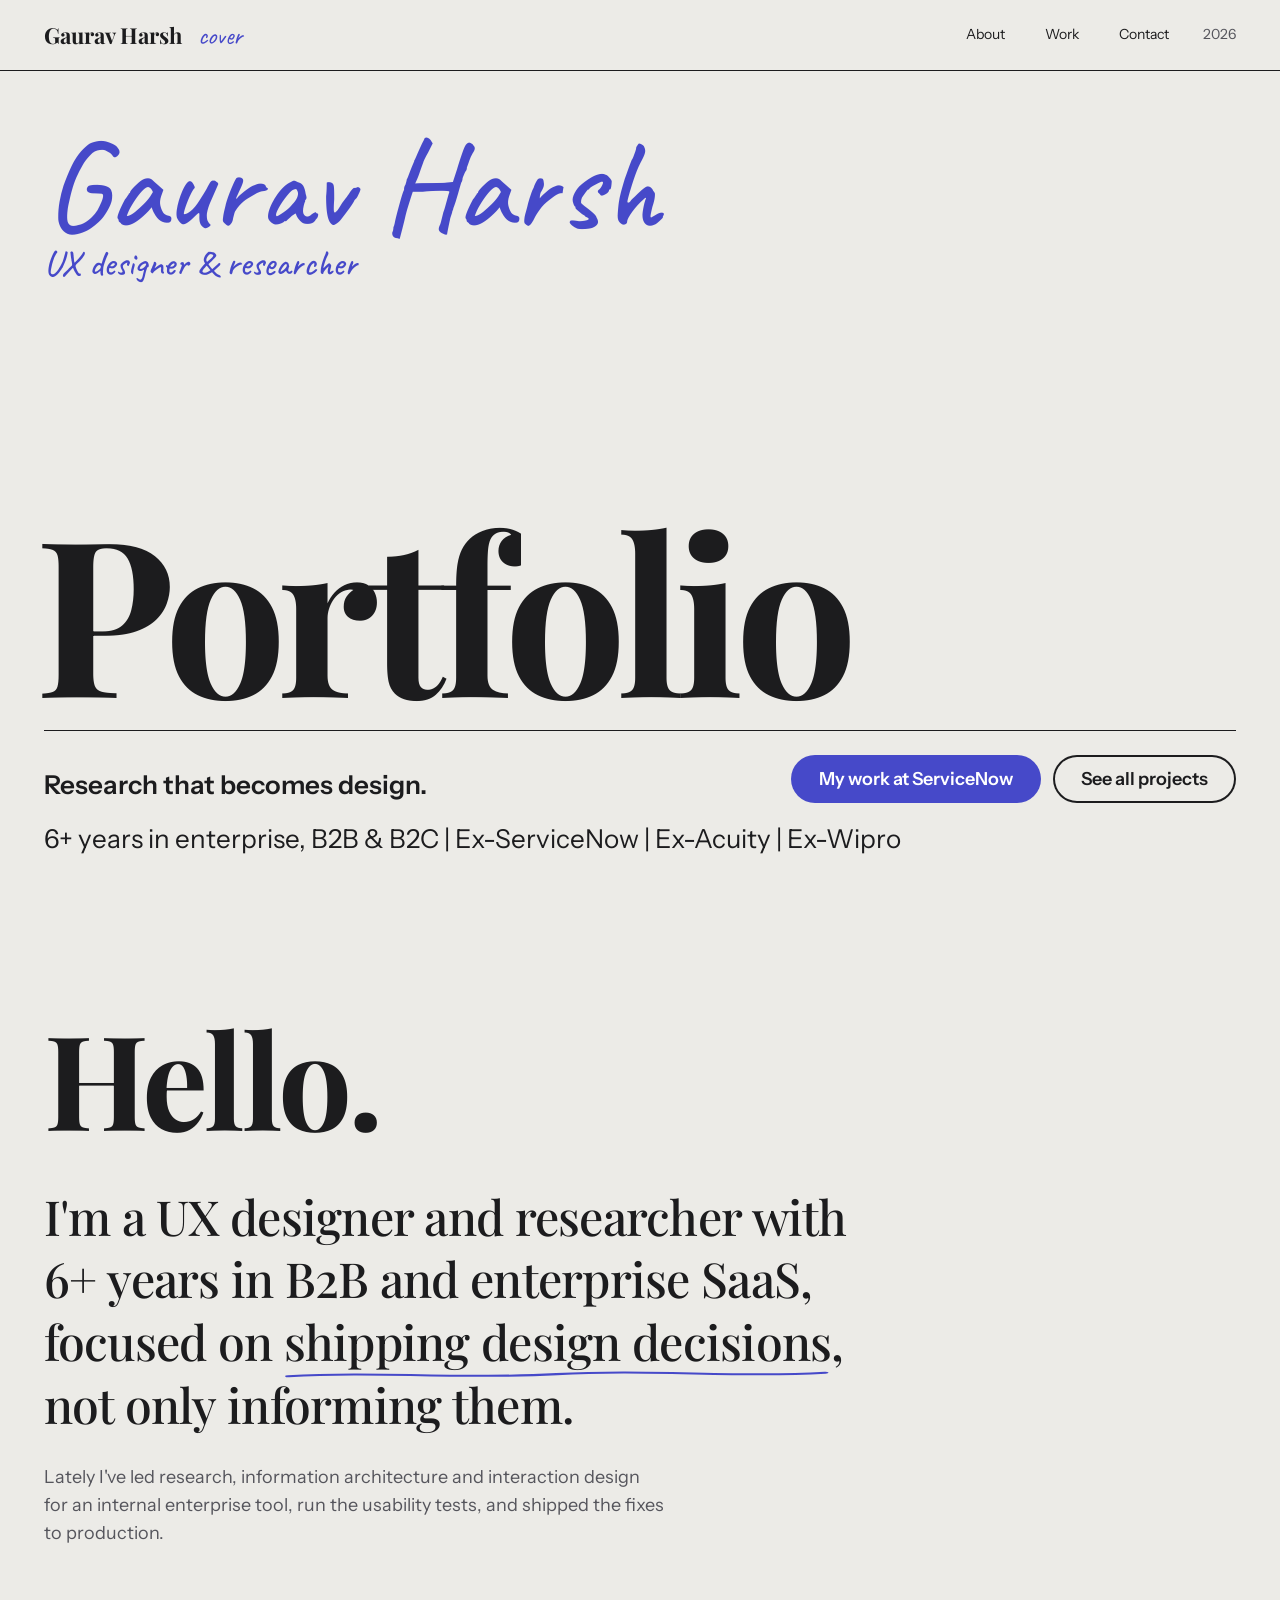
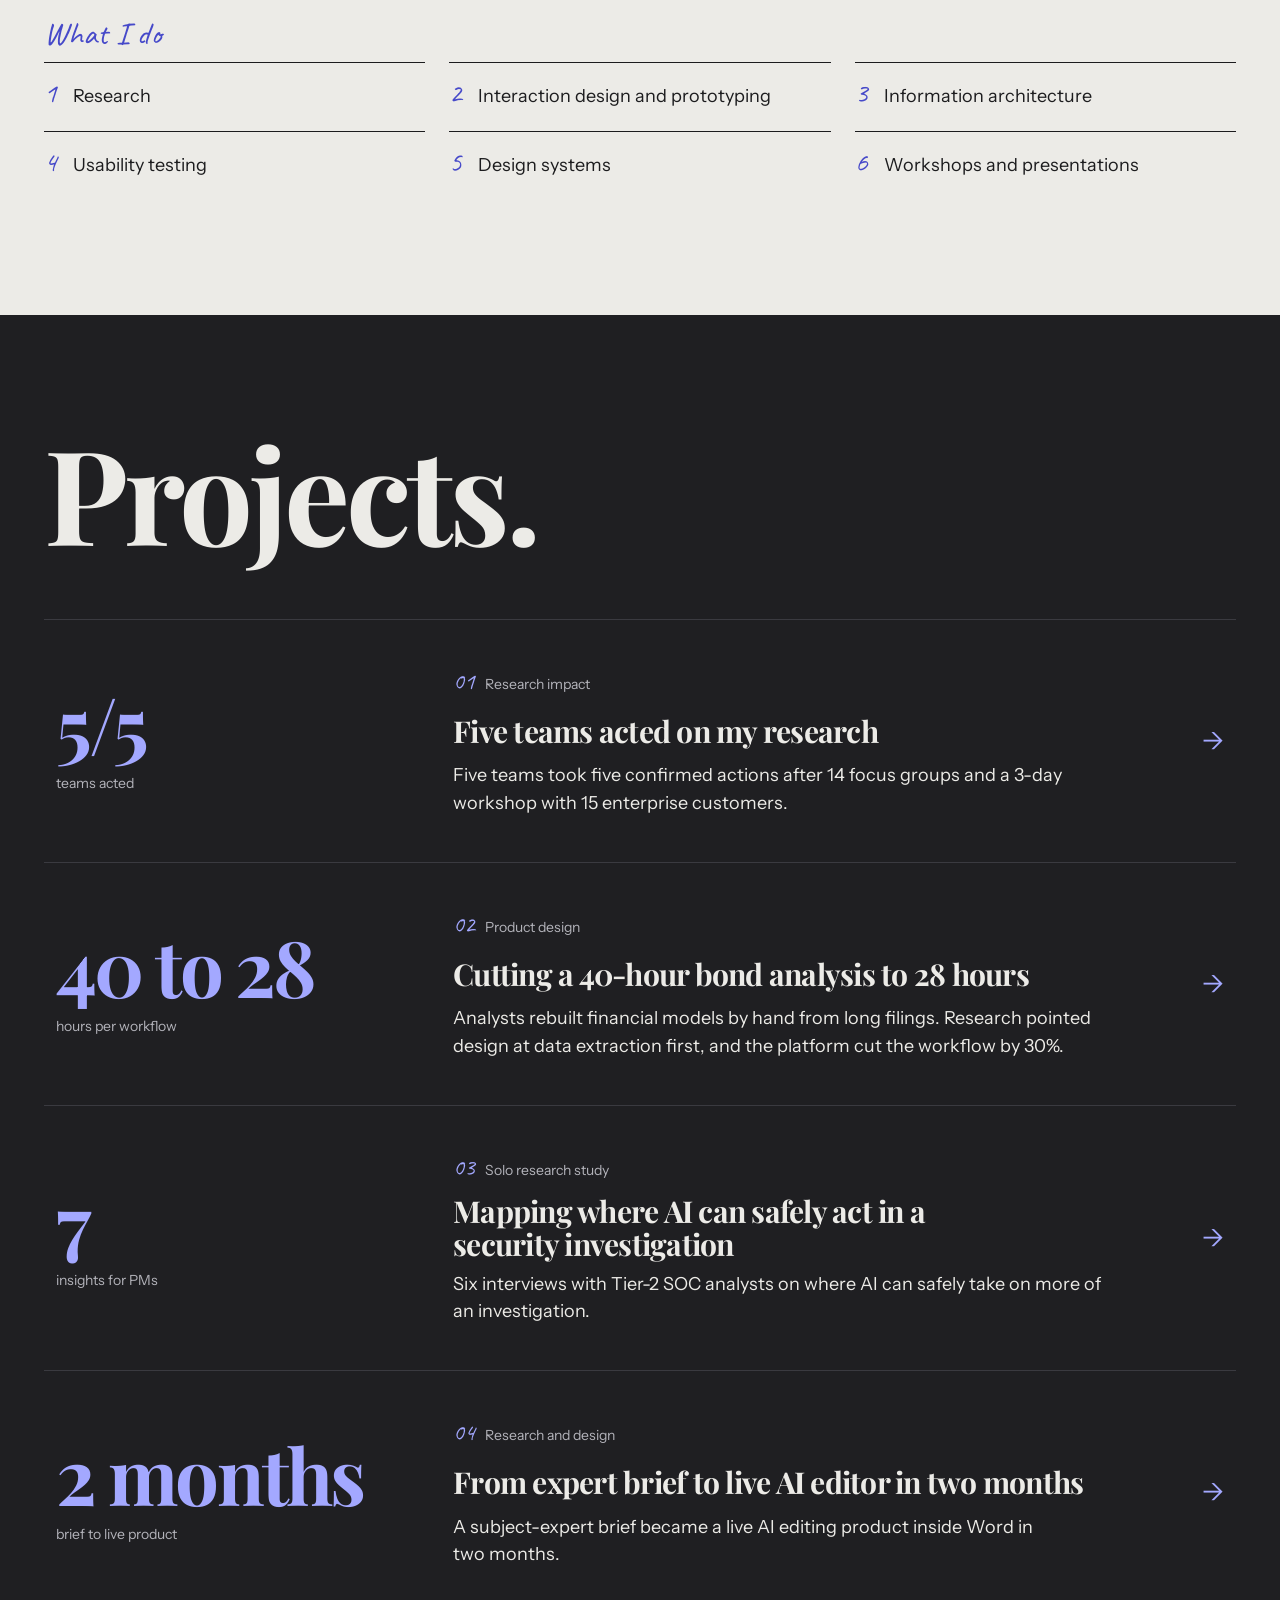
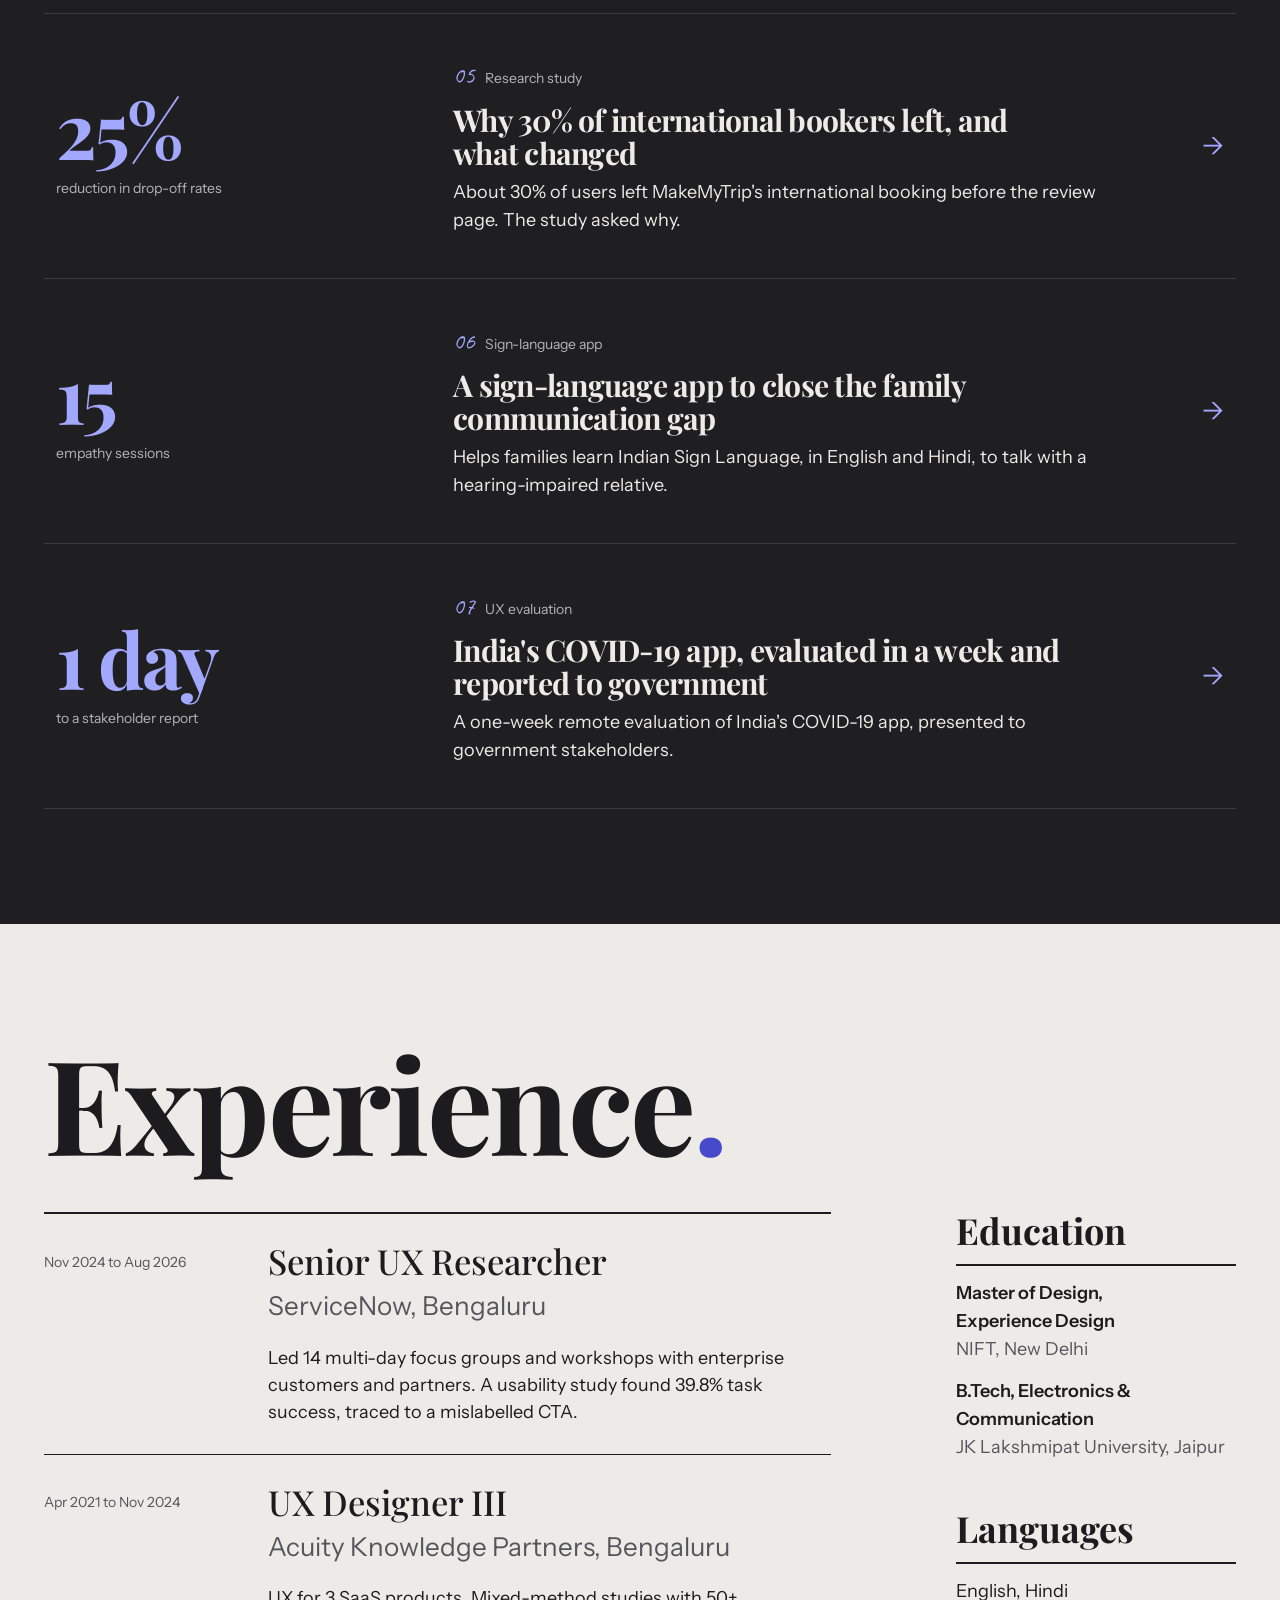
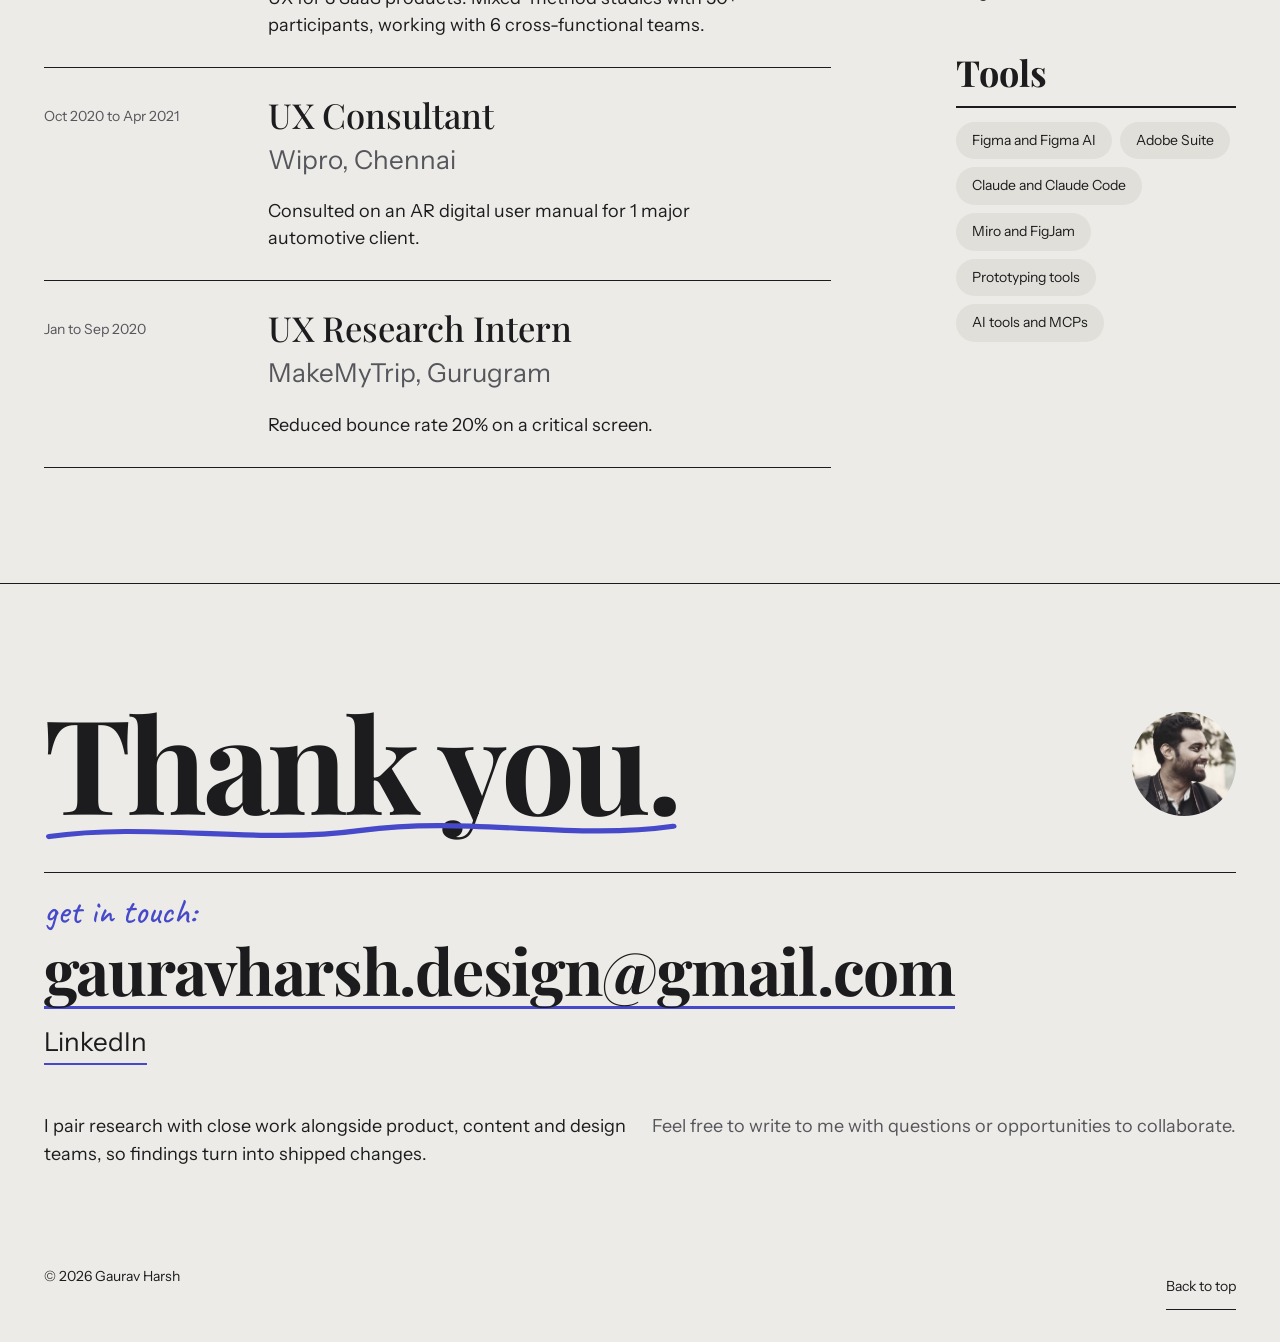
<file: index.html>
<!doctype html>
<html lang="en" class="no-js">
<head>
<meta charset="utf-8">
<meta name="viewport" content="width=device-width, initial-scale=1">
<title>Gaurav Harsh — Senior UX Designer &amp; Researcher</title>
<meta name="description" content="Gaurav Harsh, senior UX designer and researcher in Bengaluru. 6+ years in enterprise SaaS at ServiceNow and Acuity. Seven case studies, each with evidence.">
<meta name="theme-color" content="#ecebe7">
<link rel="canonical" href="https://gaurav-harsh.github.io/">
<meta property="og:site_name" content="Gaurav Harsh">
<meta property="og:type" content="website">
<meta property="og:url" content="https://gaurav-harsh.github.io/">
<meta property="og:title" content="Gaurav Harsh — Senior UX Designer &amp; Researcher">
<meta property="og:description" content="6+ years in enterprise SaaS. Seven case studies with method, evidence and outcome.">
<meta property="og:image" content="https://gaurav-harsh.github.io/assets/img/og.jpg">
<meta property="og:image:width" content="1200">
<meta property="og:image:height" content="630">
<meta property="og:image:alt" content="Gaurav Harsh, senior UX designer and researcher">
<meta name="twitter:card" content="summary_large_image">
<meta name="twitter:title" content="Gaurav Harsh — Senior UX Designer &amp; Researcher">
<meta name="twitter:description" content="6+ years in enterprise SaaS. Seven case studies with method, evidence and outcome.">
<meta name="twitter:image" content="https://gaurav-harsh.github.io/assets/img/og.jpg">
<link rel="icon" href="assets/img/favicon.svg" type="image/svg+xml">
<link rel="apple-touch-icon" href="assets/img/apple-touch-icon.png">
<link rel="preconnect" href="https://fonts.googleapis.com">
<link rel="preconnect" href="https://fonts.gstatic.com" crossorigin>
<link href="https://fonts.googleapis.com/css2?family=Caveat:wght@500&family=Instrument+Sans:wght@400;500;600&family=Playfair+Display:wght@500;700&display=swap" rel="stylesheet">
<link rel="stylesheet" href="assets/css/tokens.css">
<link rel="stylesheet" href="assets/css/site.css">
<script>document.documentElement.className='';</script>
</head>
<body>
<a class="skip" href="#work">Skip to work</a>

<header class="bar">
  <span>2026</span>
  <nav aria-label="Primary"><a href="#hello">About</a><a href="#work">Work</a><a href="#contact">Contact</a></nav>
  <span><a class="name" href="/">Gaurav Harsh</a><span class="where" id="where" aria-hidden="true">cover</span></span>
</header>

<main>
<section class="cover" data-label="cover" aria-labelledby="title">
  <div class="id" aria-hidden="true"><p class="hand name-hand">Gaurav Harsh</p><p class="hand tag">UX designer &amp; researcher</p></div>
  <div class="base">
  <h1 id="title"><span class="sr">Gaurav Harsh, senior UX designer and researcher. Portfolio.</span><span class="word" aria-hidden="true"><span class="l"><b style="--i:0">P</b></span><span class="l"><b style="--i:1">o</b></span><span class="l"><b style="--i:2">r</b></span><span class="l"><b style="--i:3">t</b></span><span class="l"><b style="--i:4">f</b></span><span class="l"><b style="--i:5">o</b></span><span class="l"><b style="--i:6">l</b></span><span class="l"><b style="--i:7">i</b></span><span class="l"><b style="--i:8">o</b></span></span></h1>
  <div class="meta">
    <p class="sub"><strong><span>Research that becomes design.</span></strong><span class="line"><span class="yrs">6+ years in enterprise, B2B &amp; B2C<i>.</i></span><span class="ex">Ex-ServiceNow | Ex-Acuity | Ex-Wipro</span></span></p>
    <div class="acts"><a class="btn" href="work/servicenow-research-impact.html">My work at ServiceNow</a><a class="btn ghost" href="#work">See all projects</a></div>
  </div>
  </div>
</section>

<section class="sheet hello" id="hello" data-label="hello" aria-labelledby="hello-h">
  <h2 class="h2 rv" id="hello-h">Hello.</h2>
  <div class="lead rv"><p>I'm a UX designer and researcher with 6+&nbsp;years in B2B and enterprise SaaS, focused on <span class="mk">shipping design decisions<svg class="doodle" viewBox="0 0 240 14" preserveAspectRatio="none" aria-hidden="true" style="left:0;bottom:-.14em;width:calc(100% - .3em);height:.2em;stroke-width:3"><path pathLength="1" d="M2,9 C40,2 80,13 120,6 S200,11 238,4"/></svg>,</span> not only informing them.</p><p class="more">Lately I've led research, information architecture and interaction design for an internal enterprise tool, run the usability tests, and shipped the fixes to production.</p></div>
  <div class="side rv">
    <p aria-hidden="true">What I do</p>
    <ol>
      <li><span aria-hidden="true">1</span>Research</li><li><span aria-hidden="true">2</span>Interaction design and prototyping</li><li><span aria-hidden="true">3</span>Information architecture</li><li><span aria-hidden="true">4</span>Usability testing</li><li><span aria-hidden="true">5</span>Design systems</li><li><span aria-hidden="true">6</span>Workshops and presentations</li>
    </ol>
  </div>
</section>

<section class="sheet sheet-dark projects" id="work" data-label="projects" aria-labelledby="work-h">
  <h2 class="h2 rv" id="work-h">Projects.</h2>
  <ol class="plist">
    <li class="proj rv">
      <p class="fig"><b>5/5</b><span>teams acted</span></p>
      <div class="txt">
        <p class="kind"><span class="n" aria-hidden="true">01</span>Research impact</p>
        <h3><a href="work/servicenow-research-impact.html">Five teams acted on my research</a></h3>
        <p>Five teams took five confirmed actions after 14 focus groups and a 3-day workshop with 15 enterprise customers.</p>
      </div>
      <span class="go" aria-hidden="true">&#8594;</span>
    </li>
    <li class="proj rv">
      <p class="fig"><b>40 to 28</b><span>hours per workflow</span></p>
      <div class="txt">
        <p class="kind"><span class="n" aria-hidden="true">02</span>Product design</p>
        <h3><a href="work/municipal-bonds.html">Cutting a 40-hour bond analysis to 28 hours</a></h3>
        <p>Analysts rebuilt financial models by hand from long filings. Research pointed design at data extraction first, and the platform cut the workflow by 30%.</p>
      </div>
      <span class="go" aria-hidden="true">&#8594;</span>
    </li>
    <li class="proj rv">
      <p class="fig"><b>7</b><span>insights for PMs</span></p>
      <div class="txt">
        <p class="kind"><span class="n" aria-hidden="true">03</span>Solo research study</p>
        <h3><a href="work/soc-ai-native-research.html">Mapping where AI can safely act in a security investigation</a></h3>
        <p>Six interviews with Tier-2 SOC analysts on where AI can safely take on more of an investigation.</p>
      </div>
      <span class="go" aria-hidden="true">&#8594;</span>
    </li>
    <li class="proj rv">
      <p class="fig"><b>2 months</b><span>brief to live product</span></p>
      <div class="txt">
        <p class="kind"><span class="n" aria-hidden="true">04</span>Research and design</p>
        <h3><a href="work/aise-ai-editing.html">From expert brief to live AI editor in two months</a></h3>
        <p>A subject-expert brief became a live AI editing product inside Word in two months.</p>
      </div>
      <span class="go" aria-hidden="true">&#8594;</span>
    </li>
    <li class="proj rv">
      <p class="fig"><b>25%</b><span>reduction in drop-off rates</span></p>
      <div class="txt">
        <p class="kind"><span class="n" aria-hidden="true">05</span>Research study</p>
        <h3><a href="work/international-flights.html">Why 30% of international bookers left, and what changed</a></h3>
        <p>About 30% of users left MakeMyTrip's international booking before the review page. The study asked why.</p>
      </div>
      <span class="go" aria-hidden="true">&#8594;</span>
    </li>
    <li class="proj rv">
      <p class="fig"><b>15</b><span>empathy sessions</span></p>
      <div class="txt">
        <p class="kind"><span class="n" aria-hidden="true">06</span>Sign-language app</p>
        <h3><a href="work/nishabd.html">A sign-language app to close the family communication gap</a></h3>
        <p>Helps families learn Indian Sign Language, in English and Hindi, to talk with a hearing-impaired relative.</p>
      </div>
      <span class="go" aria-hidden="true">&#8594;</span>
    </li>
    <li class="proj rv">
      <p class="fig"><b>1 day</b><span>to a stakeholder report</span></p>
      <div class="txt">
        <p class="kind"><span class="n" aria-hidden="true">07</span>UX evaluation</p>
        <h3><a href="work/aarogya-setu.html">India's COVID-19 app, evaluated in a week and reported to government</a></h3>
        <p>A one-week remote evaluation of India's COVID-19 app, presented to government stakeholders.</p>
      </div>
      <span class="go" aria-hidden="true">&#8594;</span>
    </li>
  </ol>
</section>

<section class="sheet cv" data-label="cv" aria-labelledby="cv-h">
  <h2 class="h2 rv" id="cv-h">Experience<i>.</i></h2>
  <div class="exp rv">
    <dl>
      <div class="job"><dt>Nov 2024 to Aug 2026</dt><dd><b>Senior UX Researcher</b><span>ServiceNow, Bengaluru</span><p>Led 14 multi-day focus groups and workshops with enterprise customers and partners. A usability study found 39.8% task success, traced to a mislabelled CTA.</p></dd></div>
      <div class="job"><dt>Apr 2021 to Nov 2024</dt><dd><b>UX Designer III</b><span>Acuity Knowledge Partners, Bengaluru</span><p>UX for 3 SaaS products. Mixed-method studies with 50+ participants, working with 6 cross-functional teams.</p></dd></div>
      <div class="job"><dt>Oct 2020 to Apr 2021</dt><dd><b>UX Consultant</b><span>Wipro, Chennai</span><p>Consulted on an AR digital user manual for 1 major automotive client.</p></dd></div>
      <div class="job"><dt>Jan to Sep 2020</dt><dd><b>UX Research Intern</b><span>MakeMyTrip, Gurugram</span><p>Reduced bounce rate 20% on a critical screen.</p></dd></div>
    </dl>
  </div>
  <div class="edu rv">
    <h3>Education</h3>
    <ul>
      <li><b>Master of Design, Experience Design</b><span>NIFT, New Delhi</span></li>
      <li><b>B.Tech, Electronics &amp; Communication</b><span>JK Lakshmipat University, Jaipur</span></li>
    </ul>
  </div>
  <div class="lang rv">
    <h3>Languages</h3>
    <p>English, Hindi</p>
  </div>
  <div class="skills rv">
    <h3>Tools</h3>
    <ul class="tools"><li>Figma and Figma AI</li><li>Adobe Suite</li><li>Claude and Claude Code</li><li>Miro and FigJam</li><li>Prototyping tools</li><li>AI tools and MCPs</li></ul>
  </div>
</section>

<section class="sheet thanks" id="contact" data-label="thanks" aria-labelledby="thanks-h">
  <div class="thanks-top">
    <h2 class="h2 rv" id="thanks-h"><span class="mk">Thank you.<svg class="doodle" viewBox="0 0 240 14" preserveAspectRatio="none" aria-hidden="true" style="left:0;bottom:-.18em;width:100%;height:.22em;stroke-width:2.5"><path pathLength="1" d="M2,9 C40,2 80,13 120,6 S200,11 238,4"/></svg></span></h2>
    <img src="assets/img/gaurav.jpg" alt="Gaurav Harsh" width="104" height="104" loading="lazy">
  </div>
  <div class="contact rv">
    <p class="hand" aria-hidden="true">get in touch:</p>
    <a class="mail" href="mailto:gauravharsh.design@gmail.com">gauravharsh.design@gmail.com</a>
    <a class="li" href="https://www.linkedin.com/in/gharsh22/" rel="me noopener">LinkedIn</a>
  </div>
  <div class="closing rv">
    <p>I pair research with close work alongside product, content and design teams, so findings turn into shipped changes.</p>
    <p>Feel free to write to me with questions or opportunities to collaborate.</p>
  </div>
</section>
</main>
<footer class="foot"><span>© 2026 Gaurav Harsh</span><a href="#title">Back to top</a></footer>
<script src="assets/js/site.js"></script>
</body>
</html>
</file>
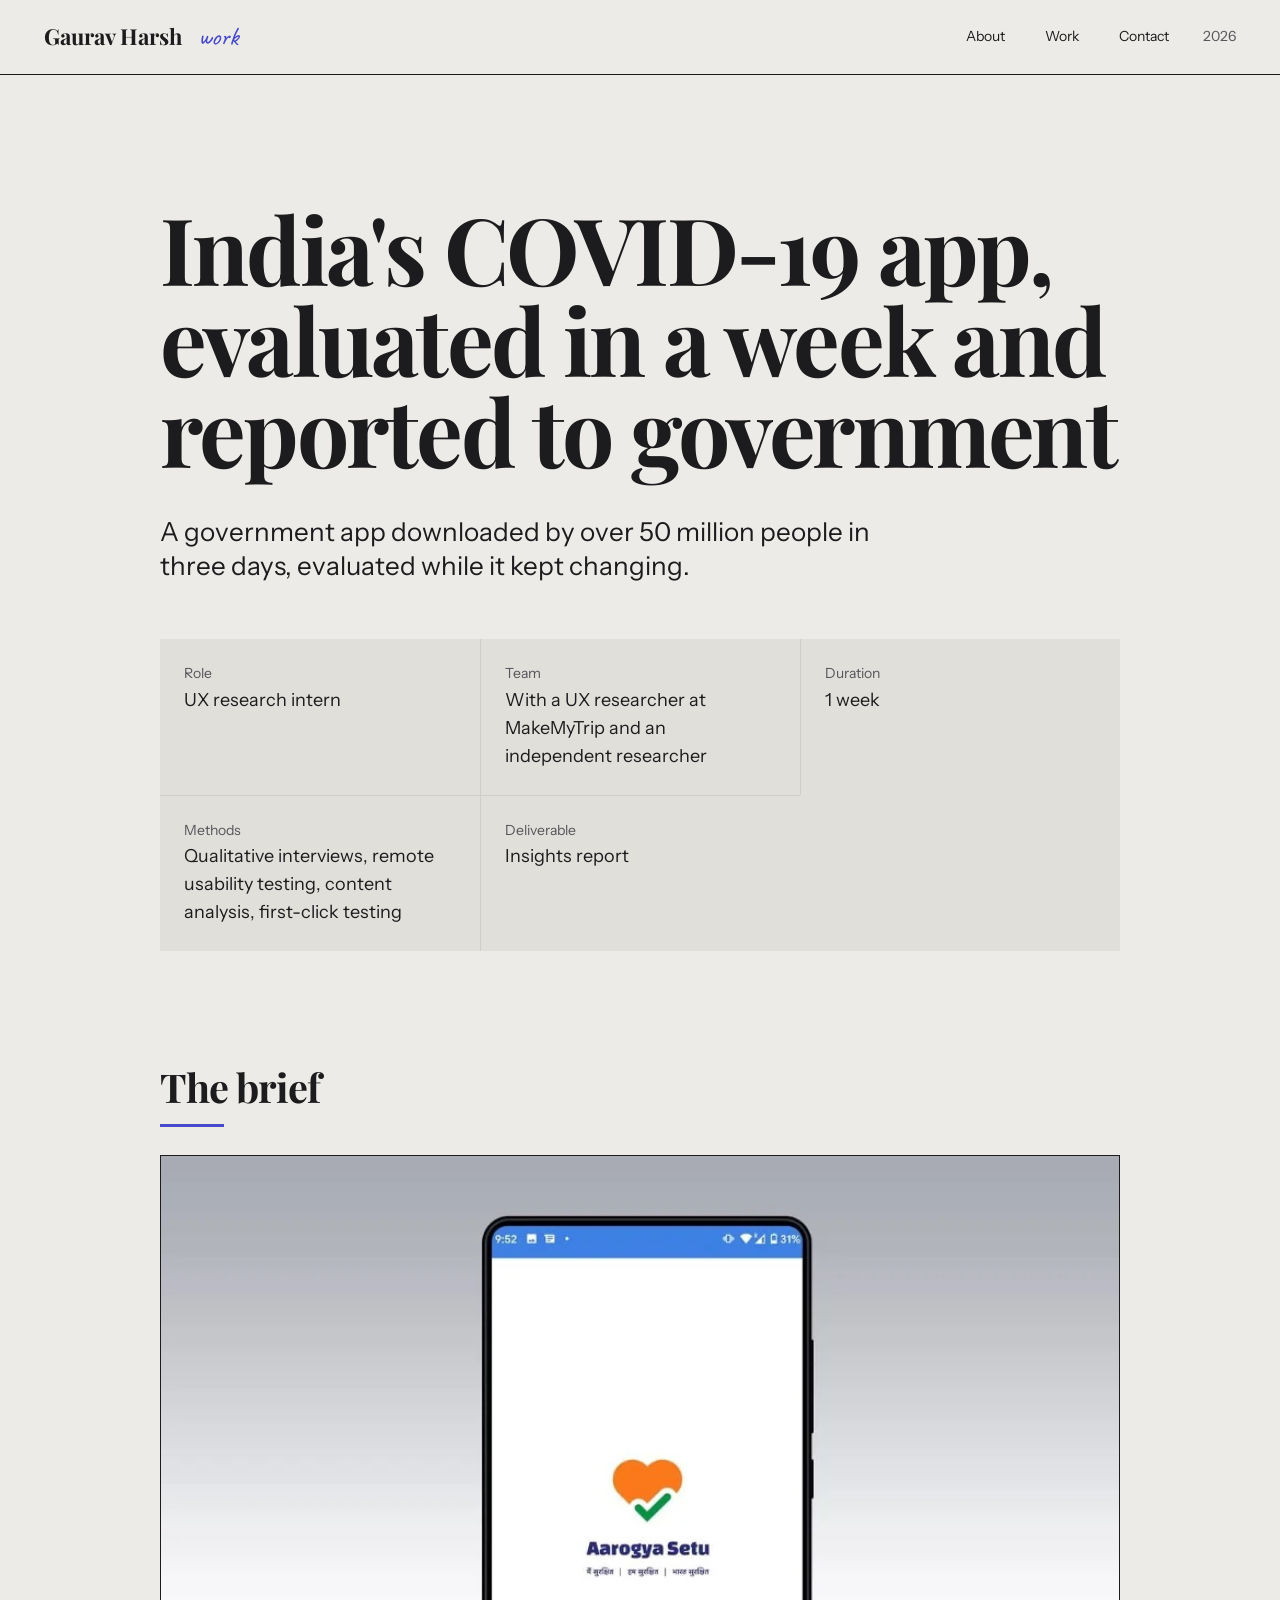
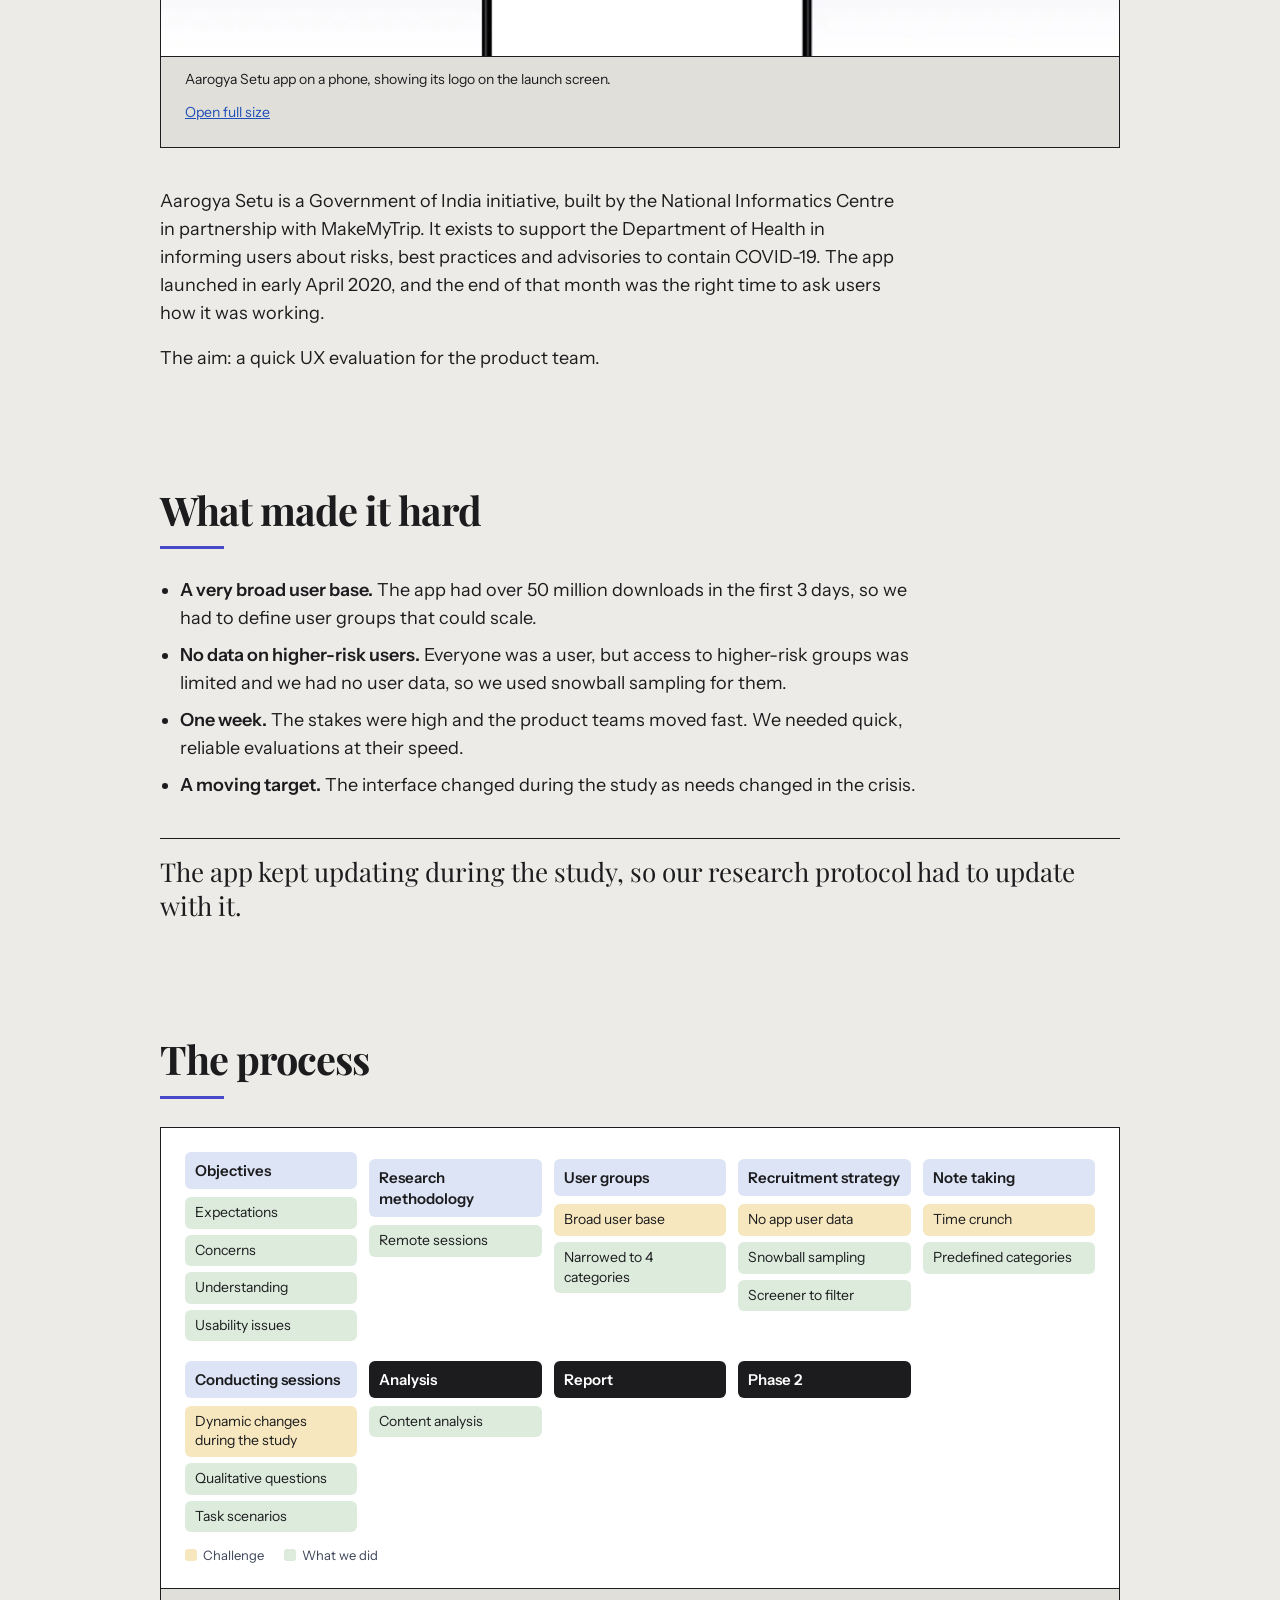
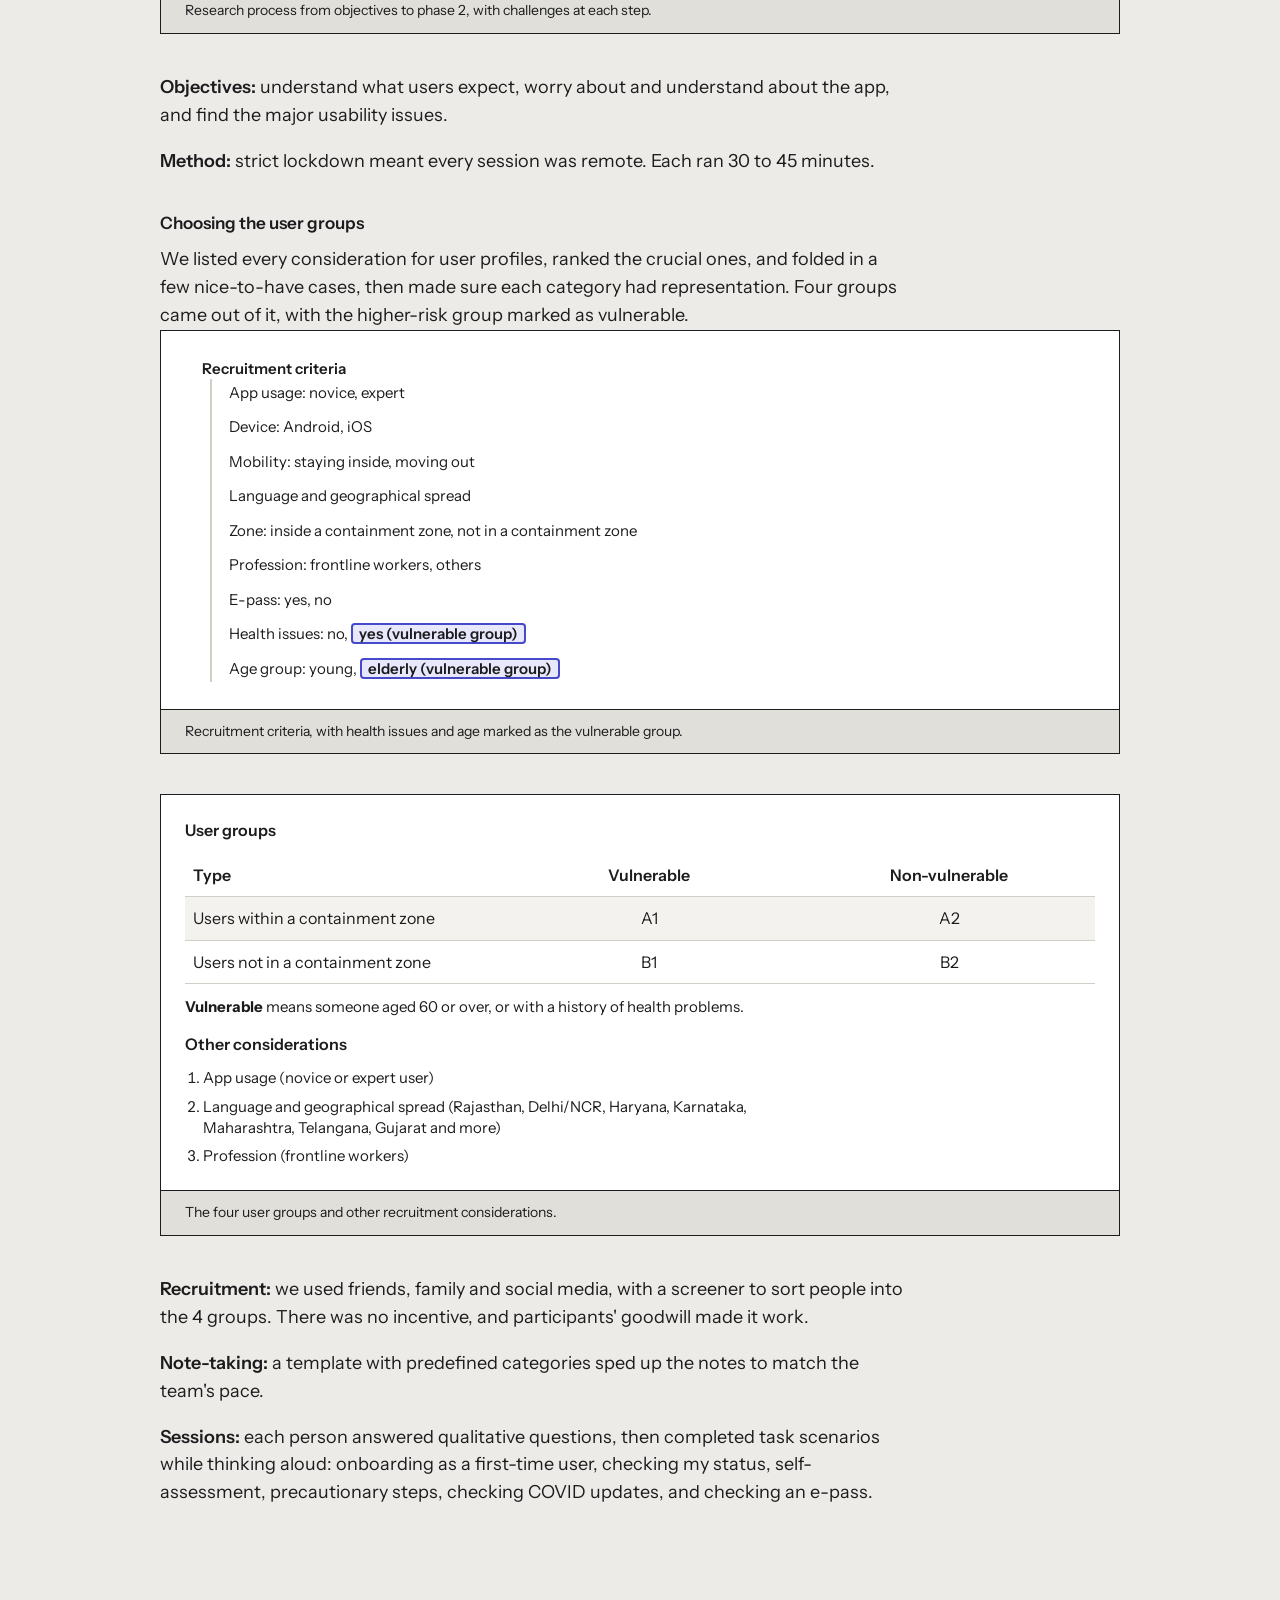
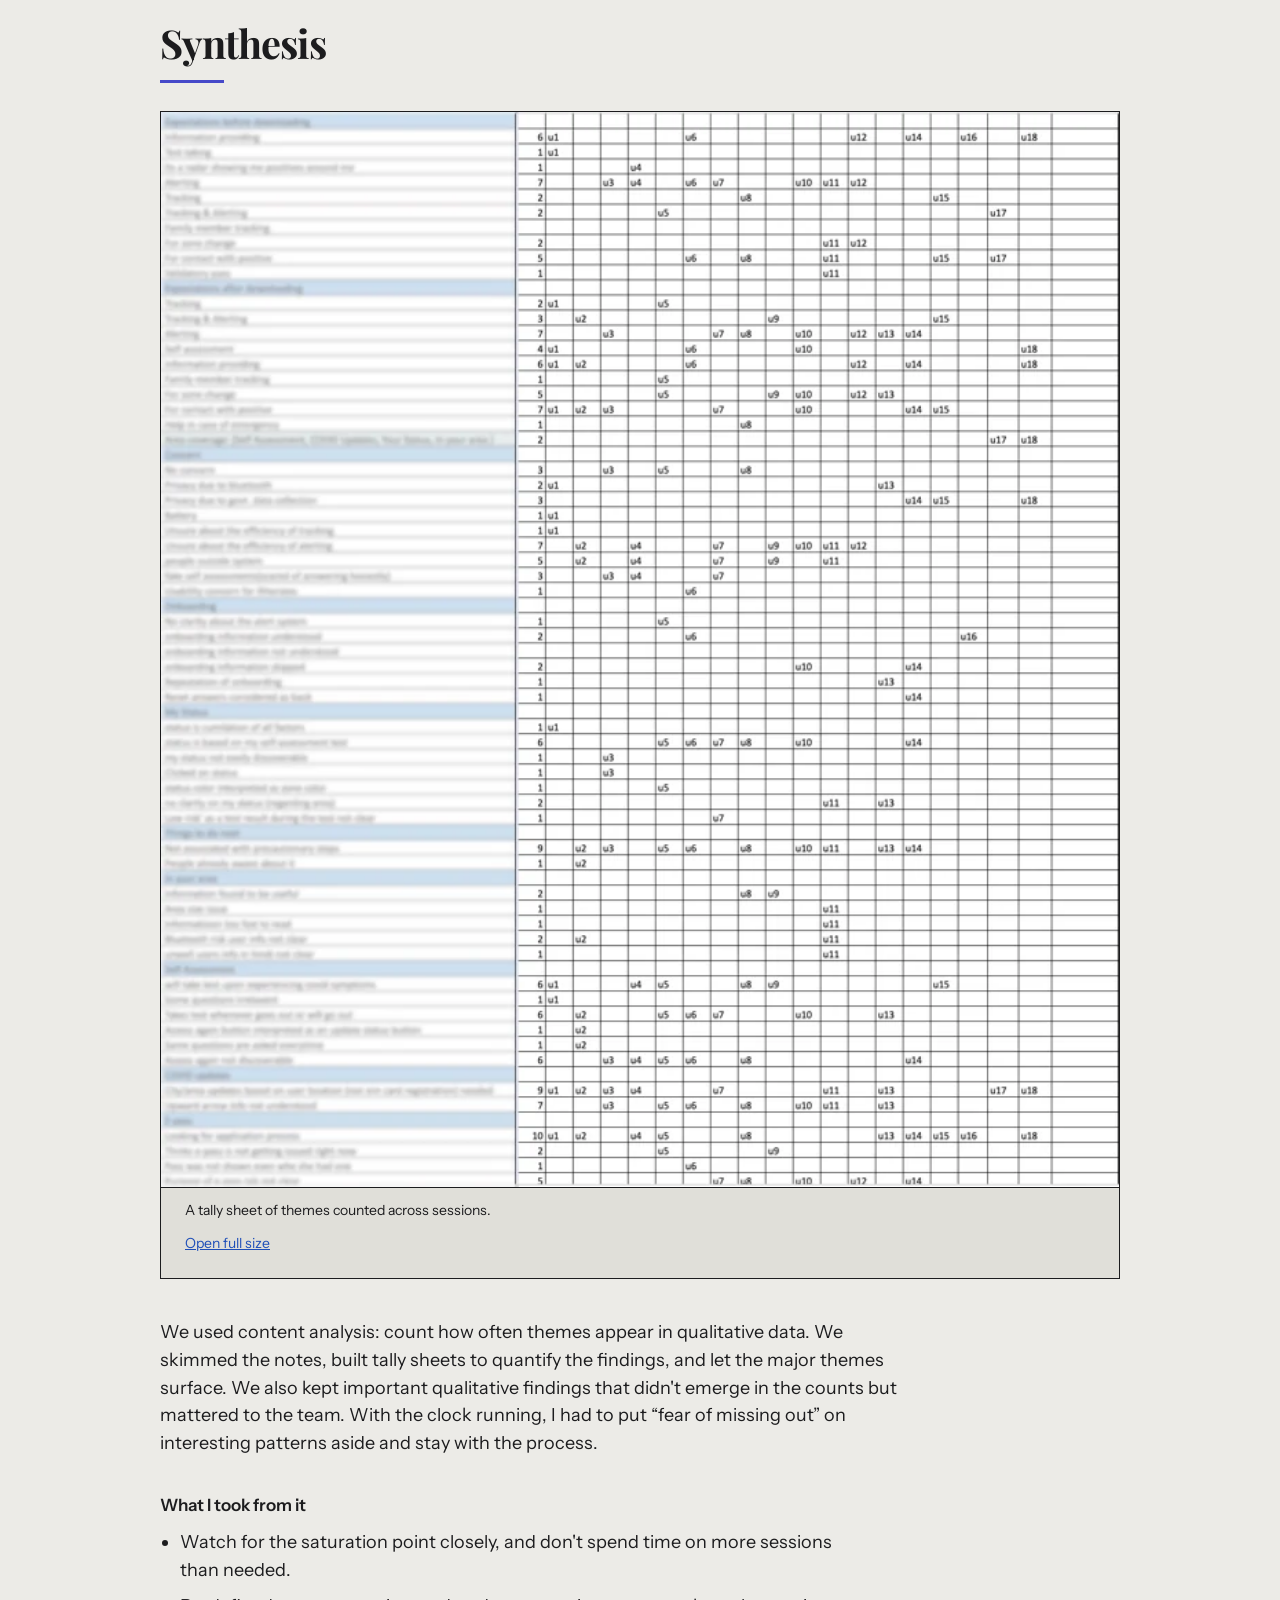
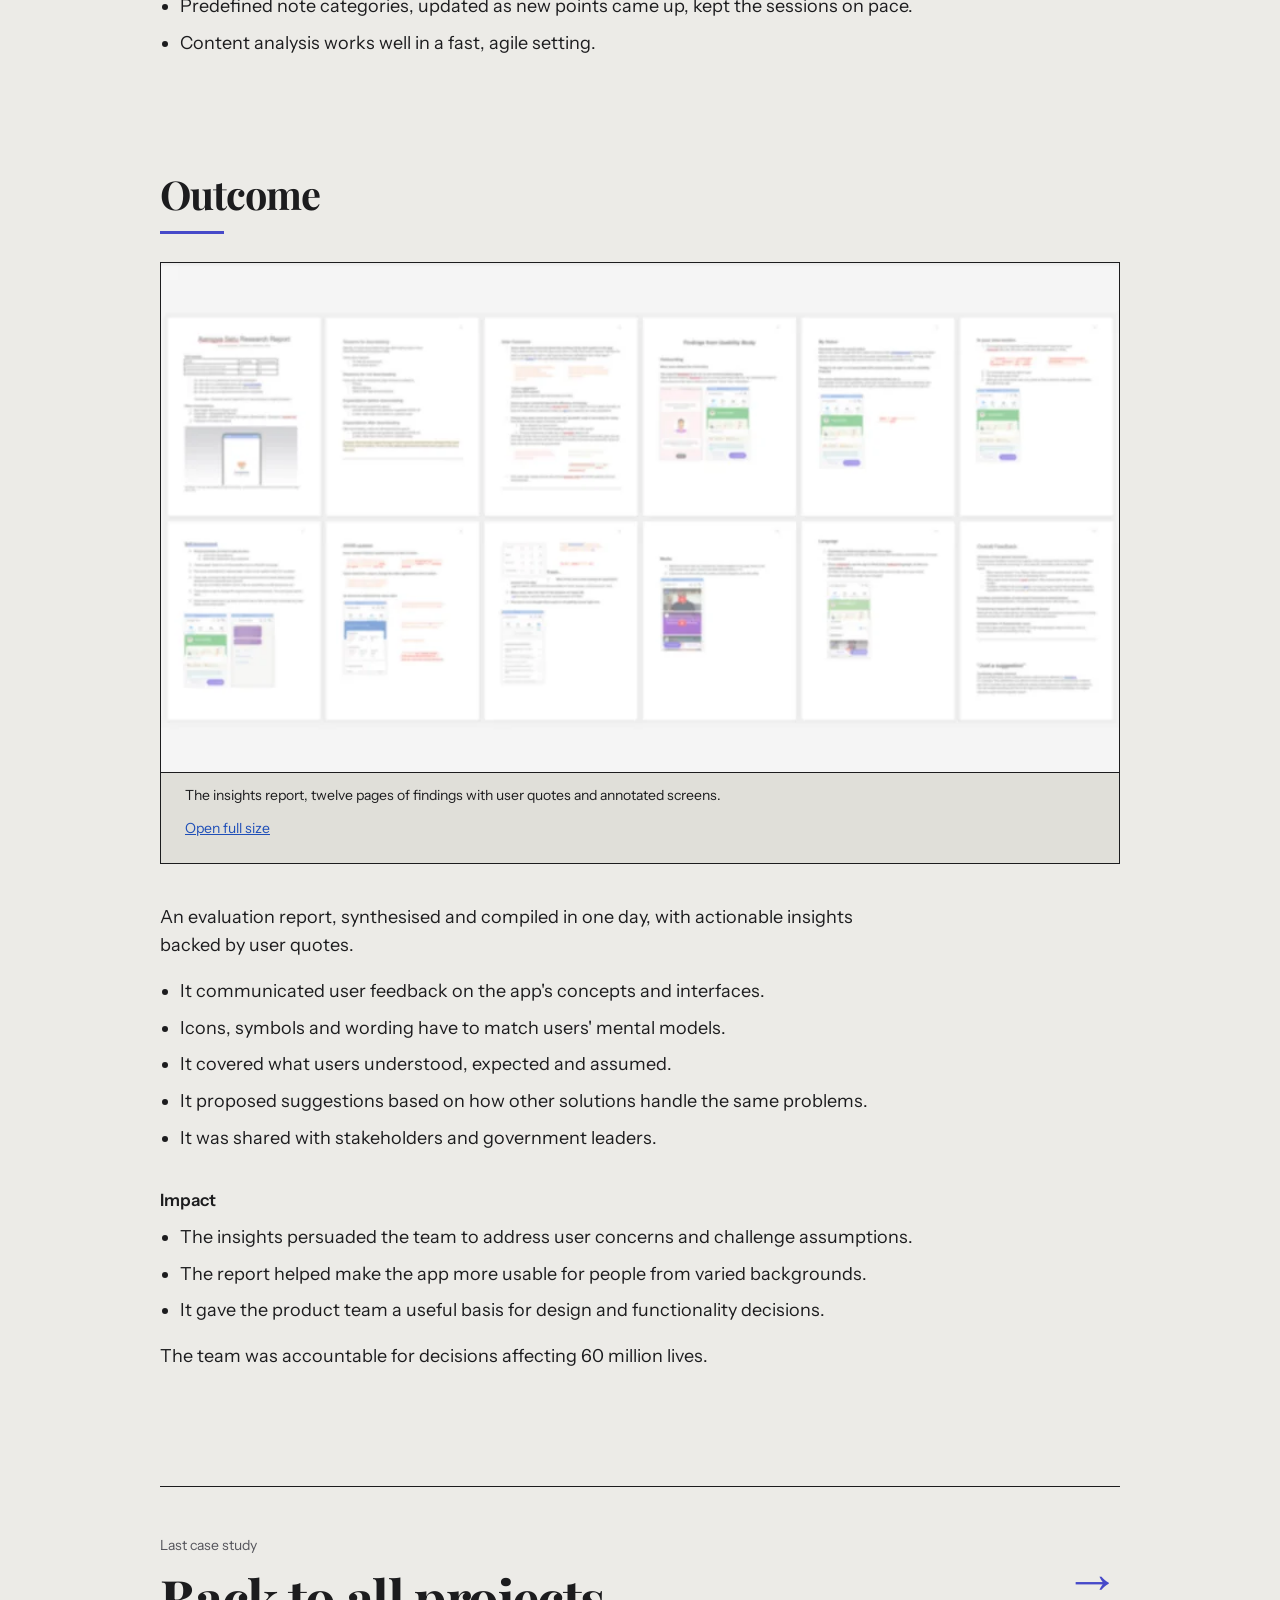
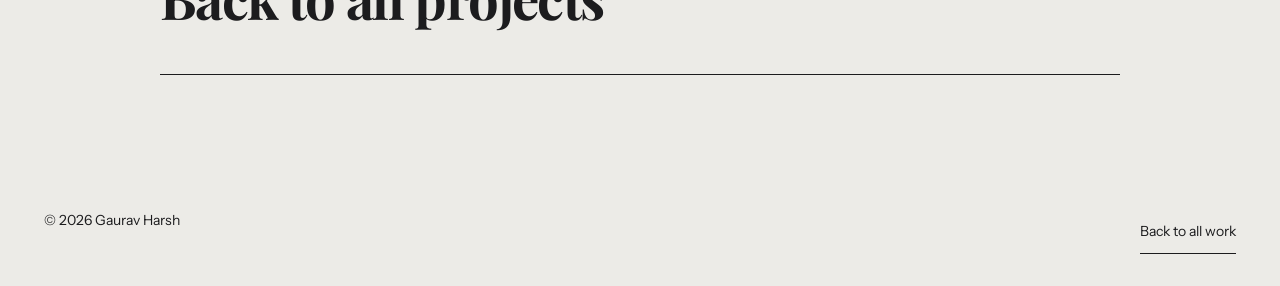
<file: work/aarogya-setu.html>
<!doctype html>
<html lang="en" class="no-js">
<head>
<meta charset="utf-8">
<meta name="viewport" content="width=device-width, initial-scale=1">
<title>India's COVID-19 app, evaluated in a week and reported to government — Gaurav Harsh</title>
<meta name="description" content="A one-week remote UX evaluation of India&#x27;s COVID-19 app, which passed 50 million downloads in three days, presented to government stakeholders.">
<meta name="theme-color" content="#ecebe7">
<link rel="canonical" href="https://gaurav-harsh.github.io/work/aarogya-setu.html">
<meta property="og:site_name" content="Gaurav Harsh">
<meta property="og:type" content="website">
<meta property="og:url" content="https://gaurav-harsh.github.io/work/aarogya-setu.html">
<meta property="og:title" content="India's COVID-19 app, evaluated in a week and reported to government — Gaurav Harsh">
<meta property="og:description" content="A one-week remote UX evaluation of India&#x27;s COVID-19 app, which passed 50 million downloads in three days, presented to government stakeholders.">
<meta property="og:image" content="https://gaurav-harsh.github.io/assets/img/og.jpg">
<meta property="og:image:width" content="1200">
<meta property="og:image:height" content="630">
<meta property="og:image:alt" content="Gaurav Harsh, senior UX designer and researcher">
<meta name="twitter:card" content="summary_large_image">
<meta name="twitter:title" content="India's COVID-19 app, evaluated in a week and reported to government — Gaurav Harsh">
<meta name="twitter:description" content="A one-week remote UX evaluation of India&#x27;s COVID-19 app, which passed 50 million downloads in three days, presented to government stakeholders.">
<meta name="twitter:image" content="https://gaurav-harsh.github.io/assets/img/og.jpg">
<link rel="icon" href="../assets/img/favicon.svg" type="image/svg+xml">
<link rel="apple-touch-icon" href="../assets/img/apple-touch-icon.png">
<link rel="preconnect" href="https://fonts.googleapis.com">
<link rel="preconnect" href="https://fonts.gstatic.com" crossorigin>
<link href="https://fonts.googleapis.com/css2?family=Caveat:wght@500&family=Instrument+Sans:wght@400;500;600&family=Playfair+Display:wght@500;700&display=swap" rel="stylesheet">
<link rel="stylesheet" href="../assets/css/tokens.css">
<link rel="stylesheet" href="../assets/css/site.css">
<link rel="stylesheet" href="../assets/css/case.css">
<script>document.documentElement.className="";</script>
</head>
<body>
<a class="skip" href="#main">Skip to content</a>
<header class="bar">
  <span>2026</span>
  <nav aria-label="Primary"><a href="../index.html#hello">About</a><a href="../index.html#work">Work</a><a href="../index.html#contact">Contact</a></nav>
  <span><a class="name" href="../">Gaurav Harsh</a><a class="where" href="../#work">work</a></span>
</header>

<main id="main">
<header class="case-head">
  <h1 class="rv">India's COVID-19 app, evaluated in a week and reported to government</h1>
  <p class="lede">A government app downloaded by over 50 million people in three days, evaluated while it kept changing.</p>
  <dl class="facts"><div><dt>Role</dt><dd>UX research intern</dd></div><div><dt>Team</dt><dd>With a UX researcher at MakeMyTrip and an independent researcher</dd></div><div><dt>Duration</dt><dd>1 week</dd></div><div><dt>Methods</dt><dd>Qualitative interviews, remote usability testing, content analysis, first-click testing</dd></div><div><dt>Deliverable</dt><dd>Insights report</dd></div></dl>
</header>

<section class="block" aria-labelledby="s0">
  <h2 id="s0">The brief</h2>
  <div class="block-body rv">
    <figure class="fig"><img src="../assets/img/aarogya-setu.webp" width="875" height="457" loading="lazy" alt="Aarogya Setu app on a phone, showing its logo on the launch screen."><figcaption>Aarogya Setu app on a phone, showing its logo on the launch screen.<a class="fig-open" href="../assets/img/aarogya-setu.webp" target="_blank" rel="noopener" aria-label="Open full size: Aarogya Setu app on a phone, showing its logo on the launch screen">Open full size</a></figcaption></figure>
    <p>Aarogya Setu is a Government of India initiative, built by the National Informatics Centre in partnership with MakeMyTrip. It exists to support the Department of Health in informing users about risks, best practices and advisories to contain COVID-19. The app launched in early April 2020, and the end of that month was the right time to ask users how it was working.</p>
    <p>The aim: a quick UX evaluation for the product team.</p>
  </div>
</section>

<section class="block" aria-labelledby="s1">
  <h2 id="s1">What made it hard</h2>
  <div class="block-body rv">
    <ul><li><strong>A very broad user base.</strong> The app had over 50 million downloads in the first 3 days, so we had to define user groups that could scale.</li><li><strong>No data on higher-risk users.</strong> Everyone was a user, but access to higher-risk groups was limited and we had no user data, so we used snowball sampling for them.</li><li><strong>One week.</strong> The stakes were high and the product teams moved fast. We needed quick, reliable evaluations at their speed.</li><li><strong>A moving target.</strong> The interface changed during the study as needs changed in the crisis.</li></ul>
    <p class="pull">The app kept updating during the study, so our research protocol had to update with it.</p>
  </div>
</section>

<section class="block" aria-labelledby="s2">
  <h2 id="s2">The process</h2>
  <div class="block-body rv">
    <figure class="fig rv ig" role="group" aria-label="Research process from objectives to phase 2, with challenges at each step"><div class="fig-panel"><ol class="itime"><li><h3>Objectives</h3><ul><li class="">Expectations</li><li class="">Concerns</li><li class="">Understanding</li><li class="">Usability issues</li></ul></li><li><h3>Research methodology</h3><ul><li class="">Remote sessions</li></ul></li><li><h3>User groups</h3><ul><li class="c">Broad user base</li><li class="">Narrowed to 4 categories</li></ul></li><li><h3>Recruitment strategy</h3><ul><li class="c">No app user data</li><li class="">Snowball sampling</li><li class="">Screener to filter</li></ul></li><li><h3>Note taking</h3><ul><li class="c">Time crunch</li><li class="">Predefined categories</li></ul></li><li><h3>Conducting sessions</h3><ul><li class="c">Dynamic changes during the study</li><li class="">Qualitative questions</li><li class="">Task scenarios</li></ul></li><li><h3 class="k">Analysis</h3><ul><li class="">Content analysis</li></ul></li><li><h3 class="k">Report</h3></li><li><h3 class="k">Phase 2</h3></li></ol><div class="ilegend"><span><i style="background:#f6e7bf"></i>Challenge</span><span><i class="g"></i>What we did</span></div></div><figcaption>Research process from objectives to phase 2, with challenges at each step.</figcaption></figure>
    <p><strong>Objectives:</strong> understand what users expect, worry about and understand about the app, and find the major usability issues.</p>
    <p><strong>Method:</strong> strict lockdown meant every session was remote. Each ran 30 to 45 minutes.</p>
    <h3>Choosing the user groups</h3>
    <p>We listed every consideration for user profiles, ranked the crucial ones, and folded in a few nice-to-have cases, then made sure each category had representation. Four groups came out of it, with the higher-risk group marked as vulnerable.</p>
    <figure class="fig rv ig" role="group" aria-label="Recruitment criteria, with health issues and age marked as the vulnerable group"><div class="fig-panel"><ul class="itree"><li><b>Recruitment criteria</b><ul><li>App usage: novice, expert</li><li>Device: Android, iOS</li><li>Mobility: staying inside, moving out</li><li>Language and geographical spread</li><li>Zone: inside a containment zone, not in a containment zone</li><li>Profession: frontline workers, others</li><li>E-pass: yes, no</li><li>Health issues: no, <span class="vul">yes (vulnerable group)</span></li><li>Age group: young, <span class="vul">elderly (vulnerable group)</span></li></ul></li></ul></div><figcaption>Recruitment criteria, with health issues and age marked as the vulnerable group.</figcaption></figure>
    <figure class="fig rv ig" role="group" aria-label="The four user groups and other recruitment considerations"><div class="fig-panel"><span class="t">User groups</span><div class="tw" style="margin:0" tabindex="0" role="region" aria-label="User groups table (scrolls sideways on narrow screens)"><table class="itbl"><caption class="sr">User groups by containment zone and vulnerability</caption><thead><tr><th scope="col">Type</th><th scope="col">Vulnerable</th><th scope="col">Non-vulnerable</th></tr></thead><tbody><tr><th scope="row" style="text-align:left;font-weight:400">Users within a containment zone</th><td>A1</td><td>A2</td></tr><tr><th scope="row" style="text-align:left;font-weight:400">Users not in a containment zone</th><td>B1</td><td>B2</td></tr></tbody></table></div><p style="margin-top:12px;max-width:none"><b>Vulnerable</b> means someone aged 60 or over, or with a history of health problems.</p><span class="t" style="margin-top:16px">Other considerations</span><ol style="padding-left:1.2em;margin:0"><li>App usage (novice or expert user)</li><li>Language and geographical spread (Rajasthan, Delhi/NCR, Haryana, Karnataka, Maharashtra, Telangana, Gujarat and more)</li><li>Profession (frontline workers)</li></ol></div><figcaption>The four user groups and other recruitment considerations.</figcaption></figure>
    <p><strong>Recruitment:</strong> we used friends, family and social media, with a screener to sort people into the 4 groups. There was no incentive, and participants' goodwill made it work.</p>
    <p><strong>Note-taking:</strong> a template with predefined categories sped up the notes to match the team's pace.</p>
    <p><strong>Sessions:</strong> each person answered qualitative questions, then completed task scenarios while thinking aloud: onboarding as a first-time user, checking my status, self-assessment, precautionary steps, checking COVID updates, and checking an e-pass.</p>
  </div>
</section>

<section class="block" aria-labelledby="s3">
  <h2 id="s3">Synthesis</h2>
  <div class="block-body rv">
    <figure class="fig rv"><img src="../assets/img/aarogya-synthesis.webp" width="696" height="781" loading="lazy" alt="A tally sheet of themes counted across sessions."><figcaption>A tally sheet of themes counted across sessions.<a class="fig-open" href="../assets/img/aarogya-synthesis.webp" target="_blank" rel="noopener" aria-label="Open full size: A tally sheet of themes counted across sessions">Open full size</a></figcaption></figure>
    <p>We used content analysis: count how often themes appear in qualitative data. We skimmed the notes, built tally sheets to quantify the findings, and let the major themes surface. We also kept important qualitative findings that didn't emerge in the counts but mattered to the team. With the clock running, I had to put &ldquo;fear of missing out&rdquo; on interesting patterns aside and stay with the process.</p>
    <h3>What I took from it</h3>
    <ul><li>Watch for the saturation point closely, and don't spend time on more sessions than needed.</li><li>Predefined note categories, updated as new points came up, kept the sessions on pace.</li><li>Content analysis works well in a fast, agile setting.</li></ul>
  </div>
</section>

<section class="block" aria-labelledby="s4">
  <h2 id="s4">Outcome</h2>
  <div class="block-body rv">
    <figure class="fig rv"><img src="../assets/img/aarogya-report.webp" width="875" height="465" loading="lazy" alt="The insights report, twelve pages of findings with user quotes and annotated screens."><figcaption>The insights report, twelve pages of findings with user quotes and annotated screens.<a class="fig-open" href="../assets/img/aarogya-report.webp" target="_blank" rel="noopener" aria-label="Open full size: The insights report, twelve pages of findings with user quotes and annotated screens">Open full size</a></figcaption></figure>
    <p>An evaluation report, synthesised and compiled in one day, with actionable insights backed by user quotes.</p>
    <ul><li>It communicated user feedback on the app's concepts and interfaces.</li><li>Icons, symbols and wording have to match users' mental models.</li><li>It covered what users understood, expected and assumed.</li><li>It proposed suggestions based on how other solutions handle the same problems.</li><li>It was shared with stakeholders and government leaders.</li></ul>
    <h3>Impact</h3>
    <ul><li>The insights persuaded the team to address user concerns and challenge assumptions.</li><li>The report helped make the app more usable for people from varied backgrounds.</li><li>It gave the product team a useful basis for design and functionality decisions.</li></ul>
    <p>The team was accountable for decisions affecting 60 million lives.</p>
  </div>
</section>
</main>

<a class="next" href="../index.html#work"><span class="next-text"><span>Last case study</span><strong>Back to all projects</strong></span><span class="next-arrow" aria-hidden="true">&#8594;</span></a>
<footer class="foot"><span>© 2026 Gaurav Harsh</span><a href="../">Back to all work</a></footer>
<script src="../assets/js/site.js"></script>
</body>
</html>
</file>
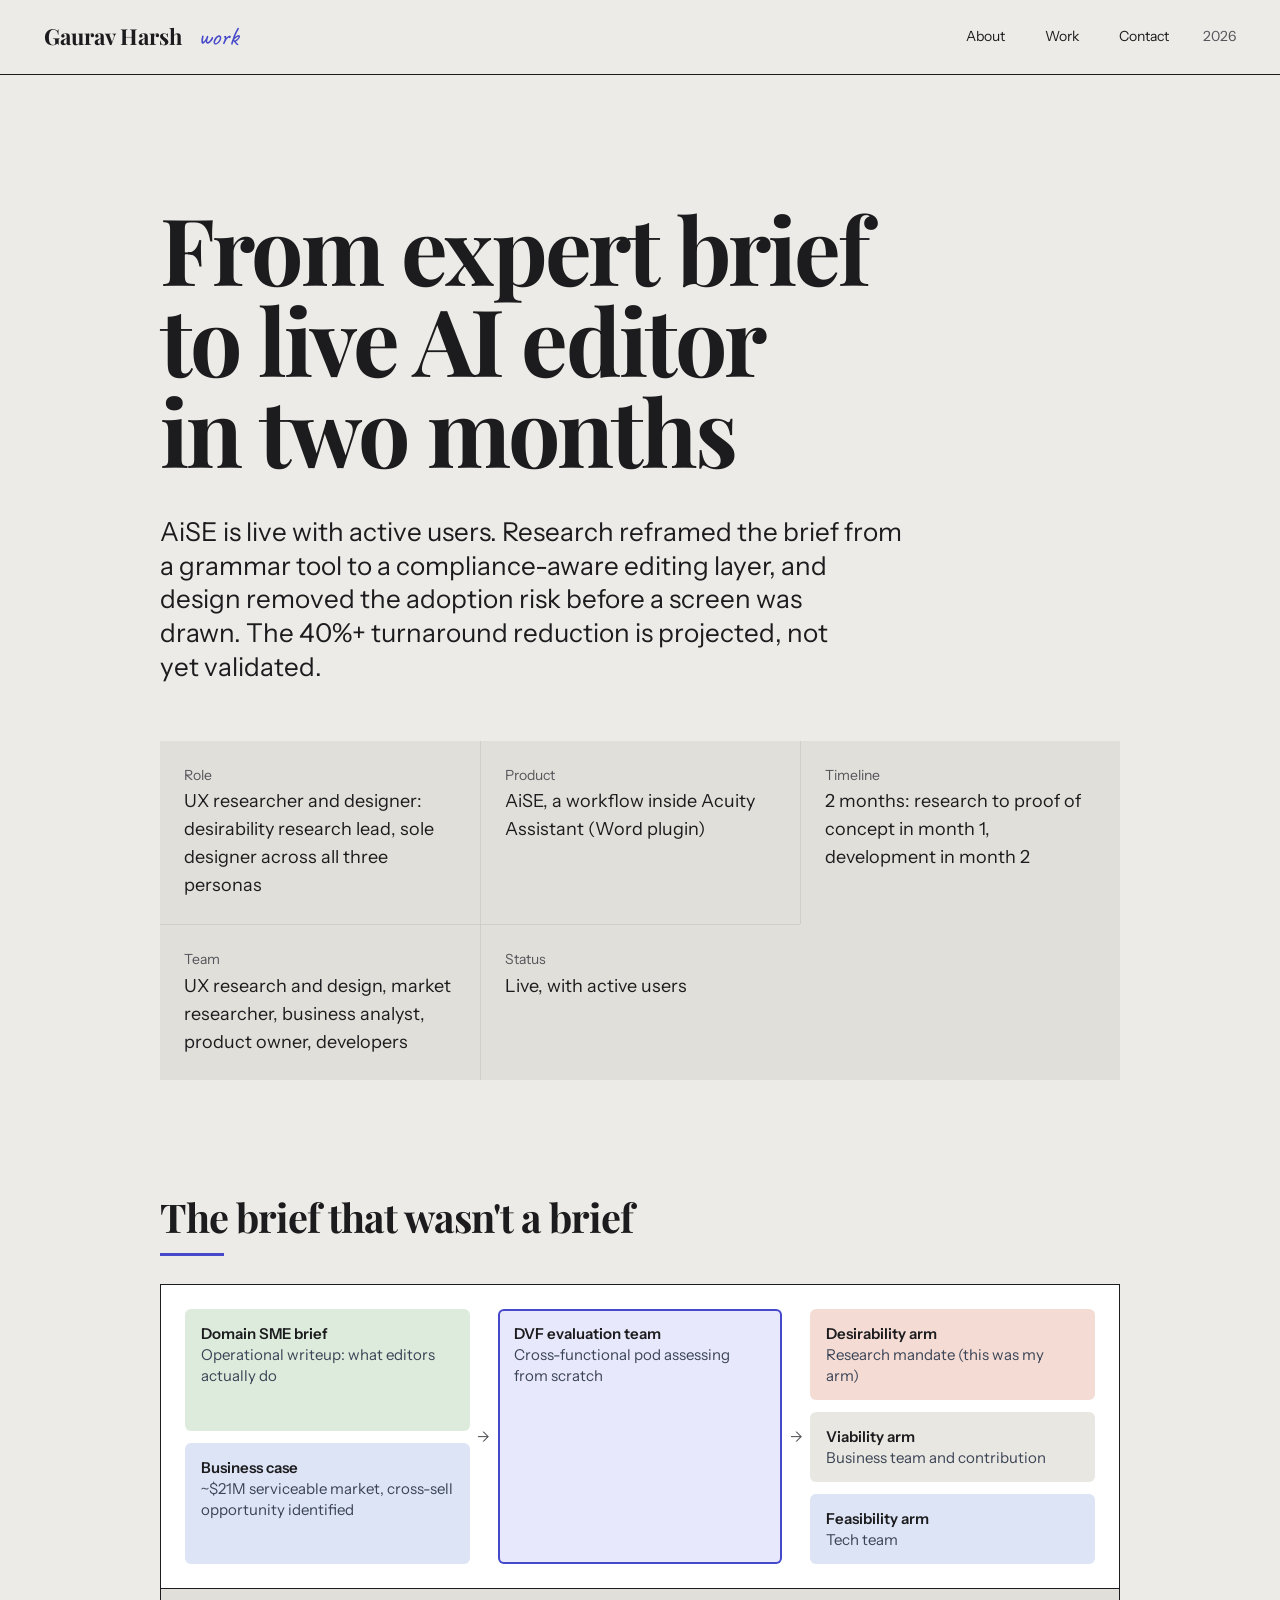
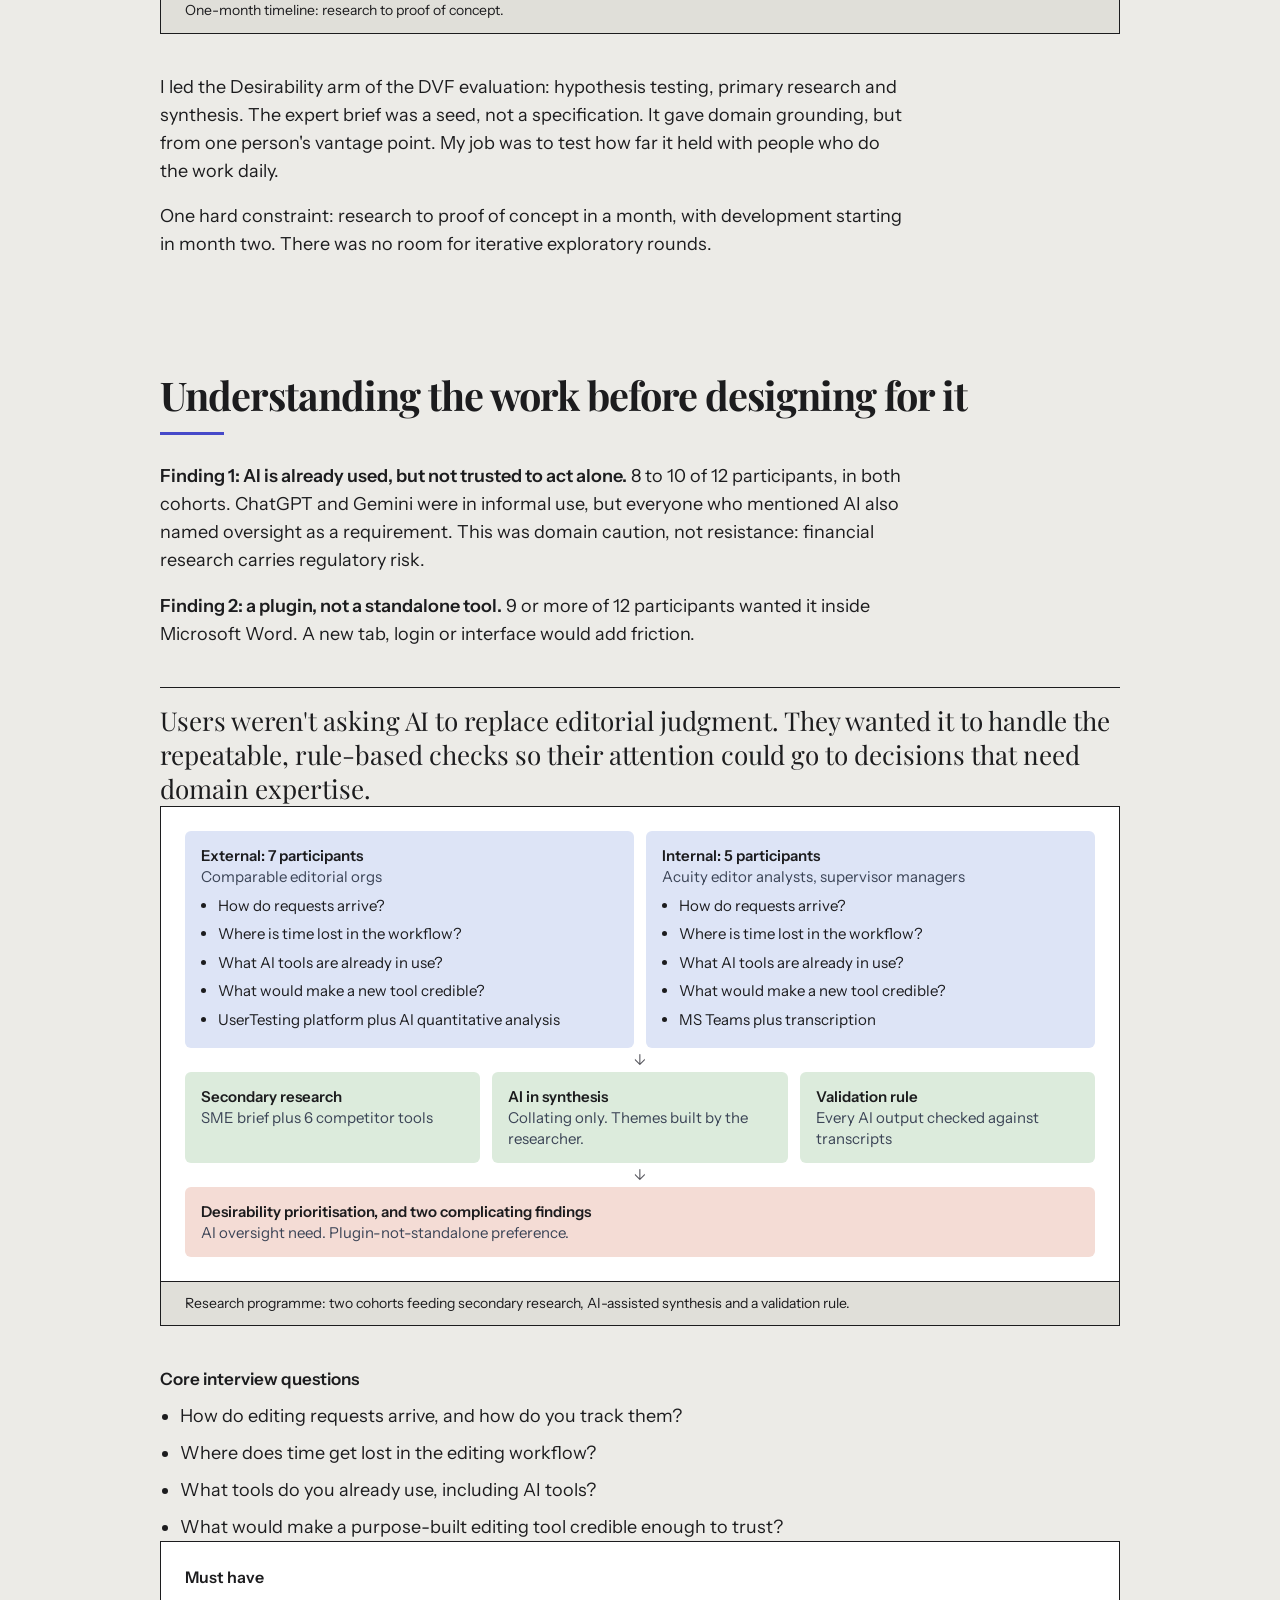
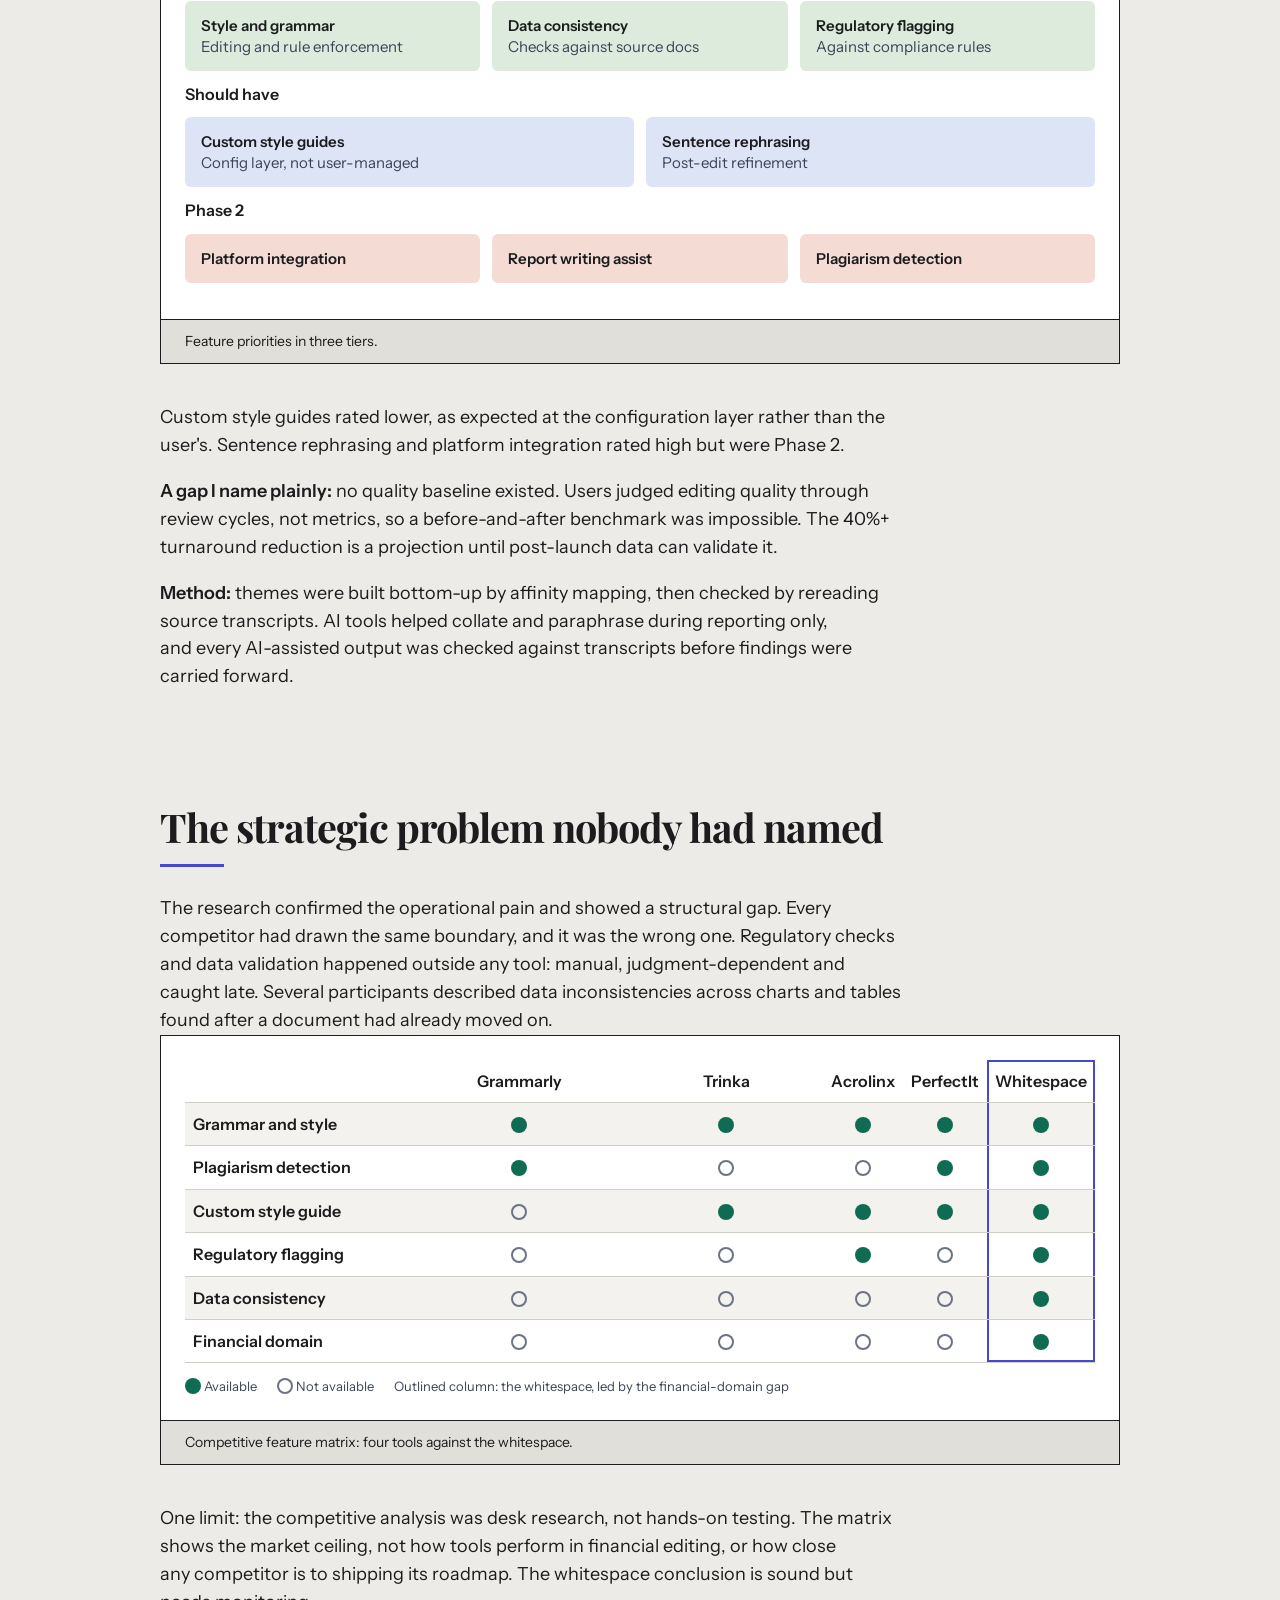
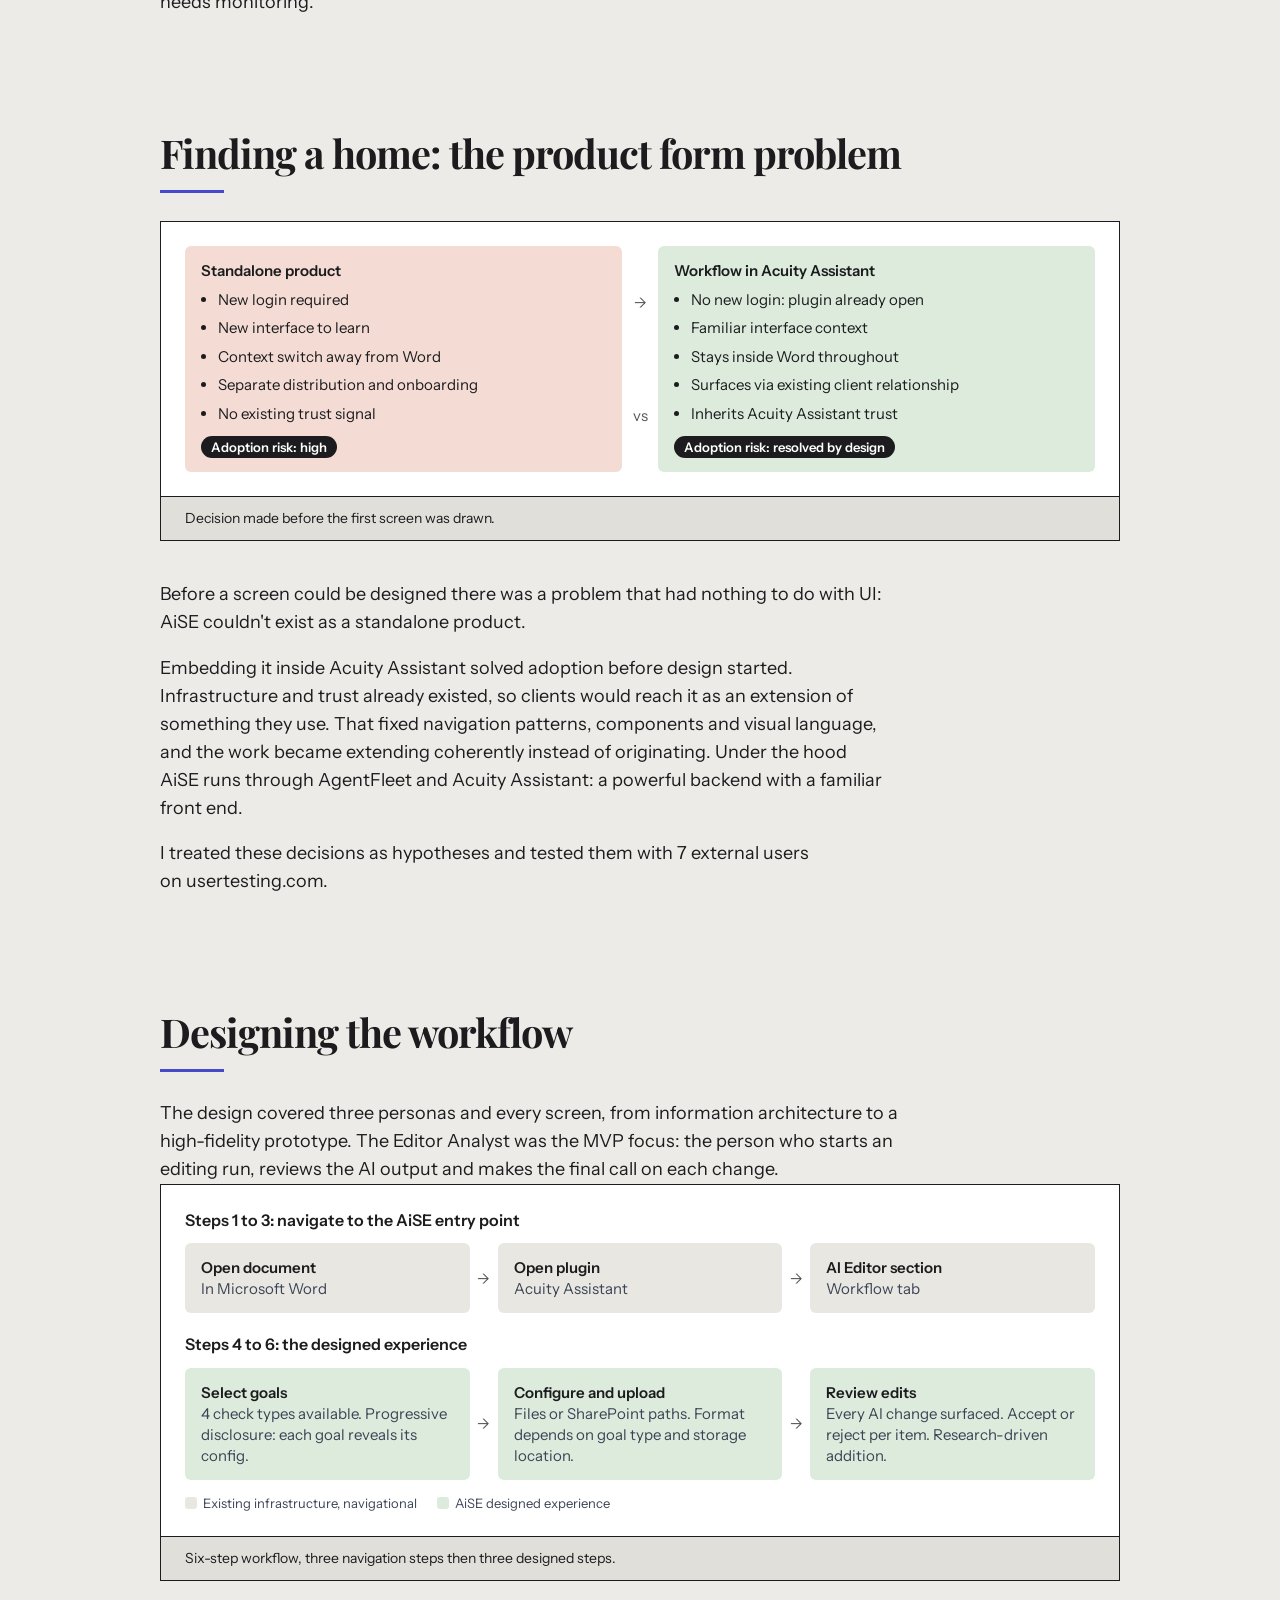
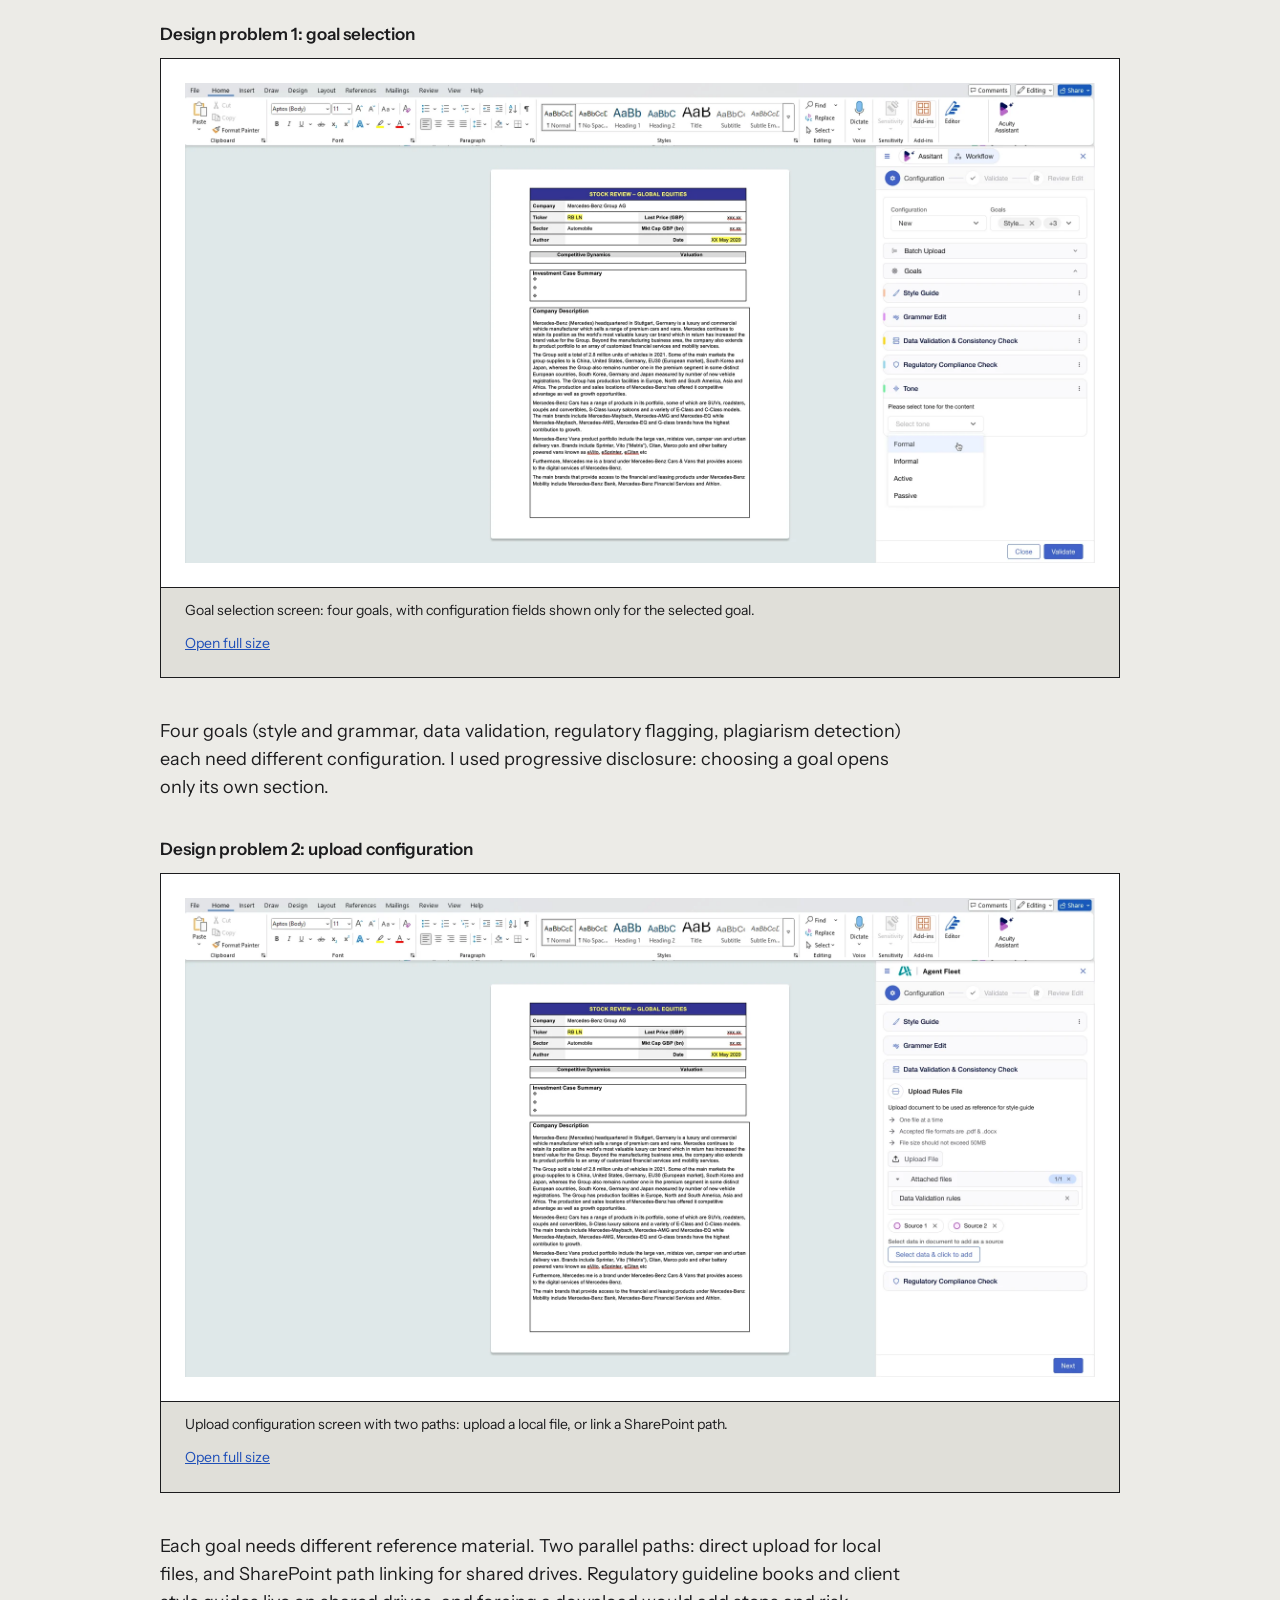
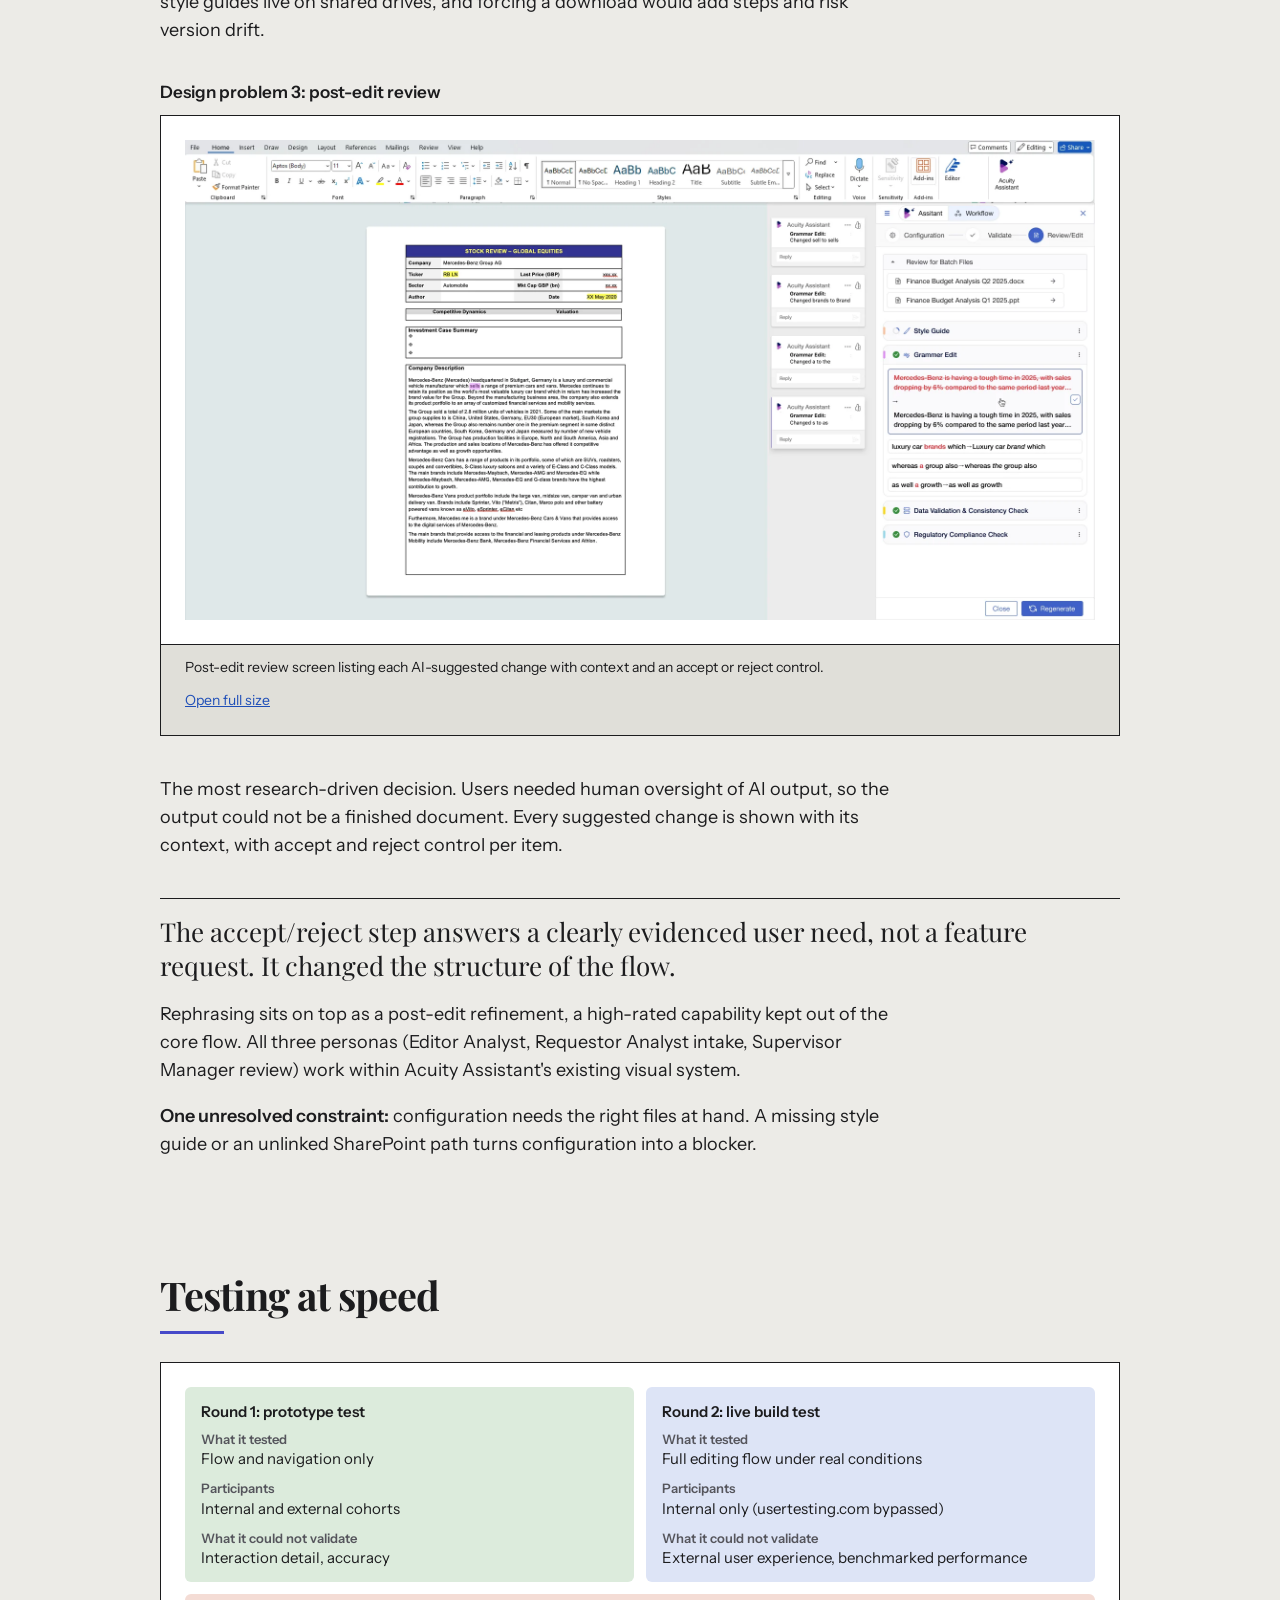
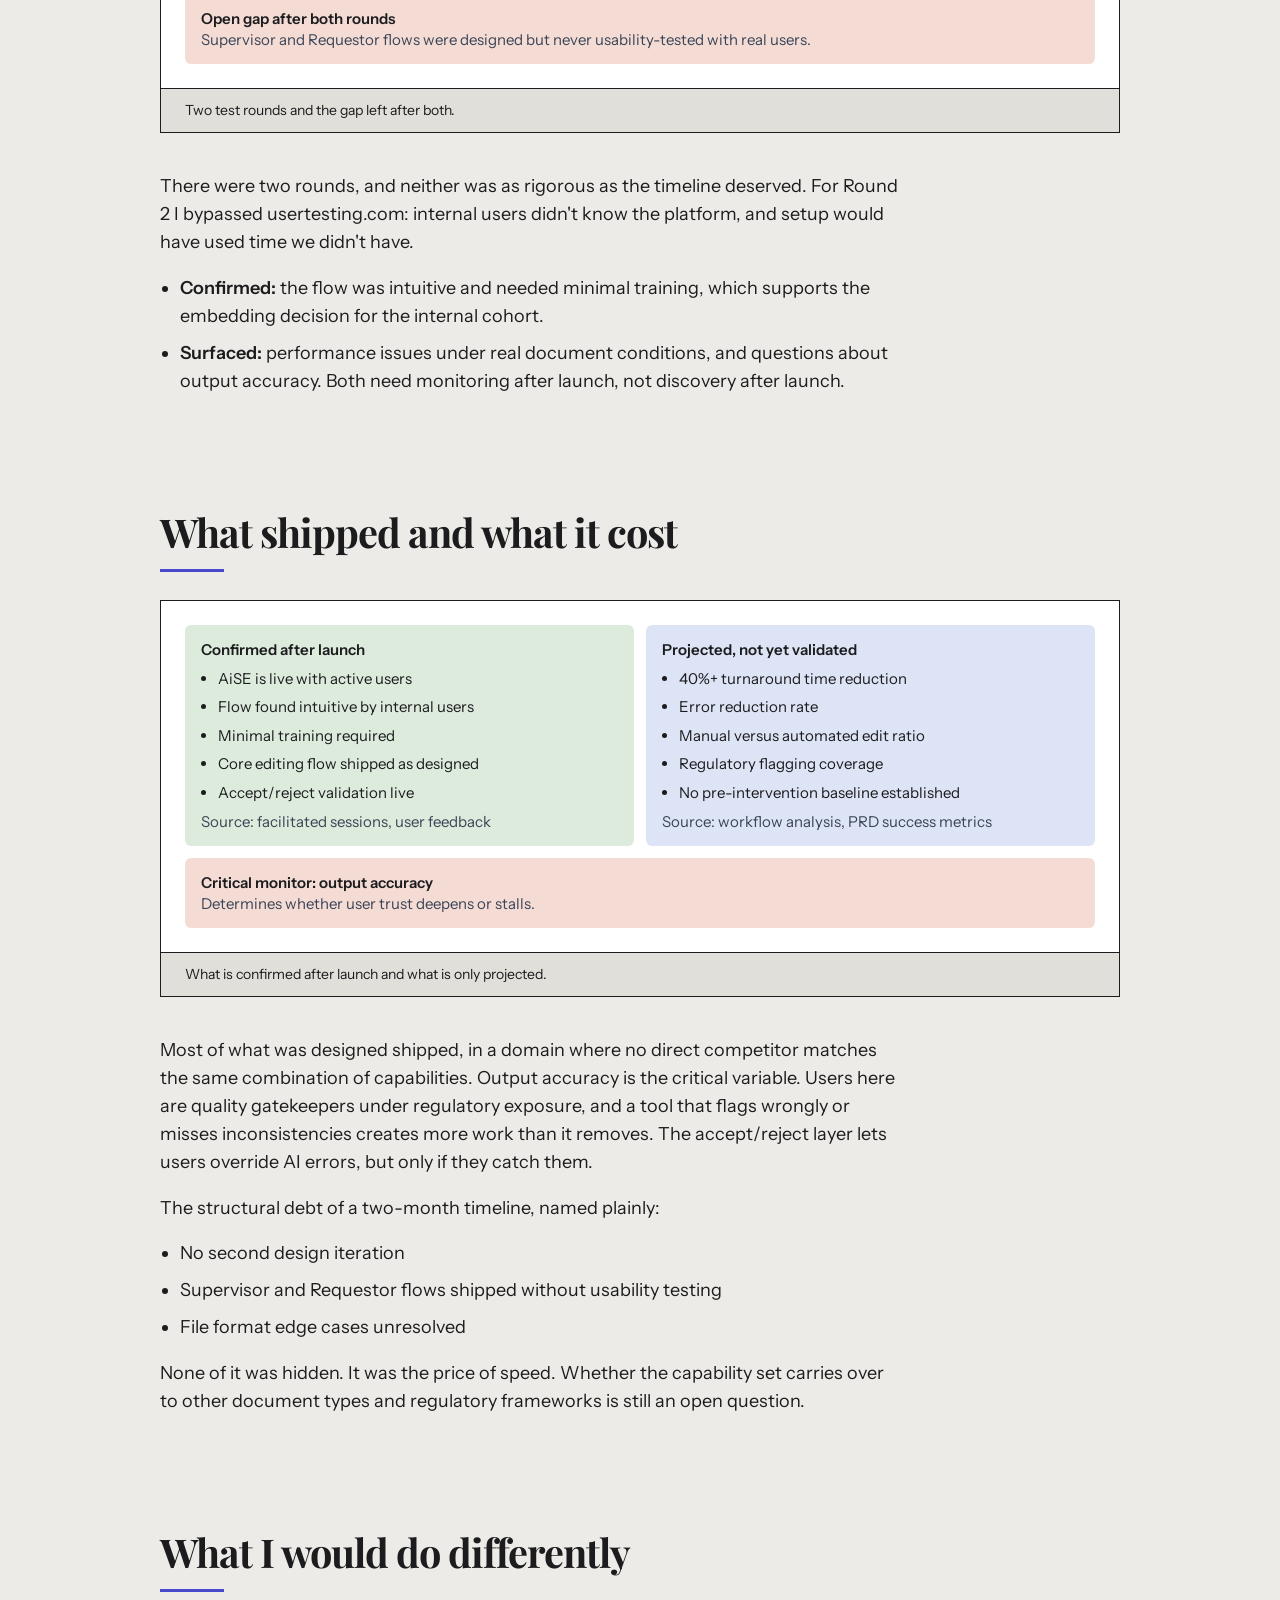
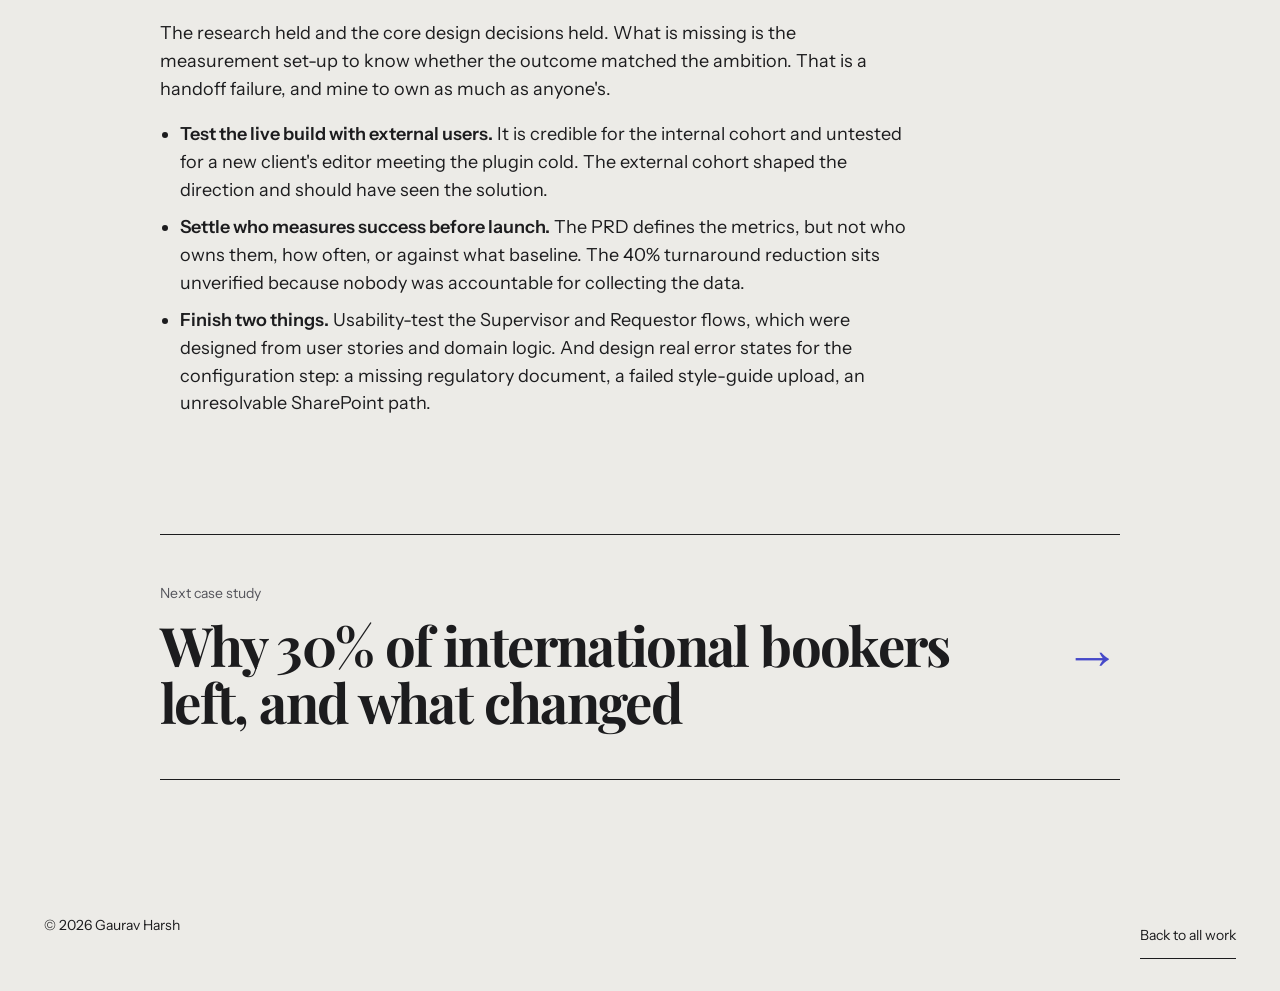
<file: work/aise-ai-editing.html>
<!doctype html>
<html lang="en" class="no-js">
<head>
<meta charset="utf-8">
<meta name="viewport" content="width=device-width, initial-scale=1">
<title>From expert brief to live AI editor in two months — Gaurav Harsh</title>
<meta name="description" content="From a subject-expert brief to a live AI editing product in two months: research, product form and design for a Word plugin.">
<meta name="theme-color" content="#ecebe7">
<link rel="canonical" href="https://gaurav-harsh.github.io/work/aise-ai-editing.html">
<meta property="og:site_name" content="Gaurav Harsh">
<meta property="og:type" content="website">
<meta property="og:url" content="https://gaurav-harsh.github.io/work/aise-ai-editing.html">
<meta property="og:title" content="From expert brief to live AI editor in two months — Gaurav Harsh">
<meta property="og:description" content="From a subject-expert brief to a live AI editing product in two months: research, product form and design for a Word plugin.">
<meta property="og:image" content="https://gaurav-harsh.github.io/assets/img/og.jpg">
<meta property="og:image:width" content="1200">
<meta property="og:image:height" content="630">
<meta property="og:image:alt" content="Gaurav Harsh, senior UX designer and researcher">
<meta name="twitter:card" content="summary_large_image">
<meta name="twitter:title" content="From expert brief to live AI editor in two months — Gaurav Harsh">
<meta name="twitter:description" content="From a subject-expert brief to a live AI editing product in two months: research, product form and design for a Word plugin.">
<meta name="twitter:image" content="https://gaurav-harsh.github.io/assets/img/og.jpg">
<link rel="icon" href="../assets/img/favicon.svg" type="image/svg+xml">
<link rel="apple-touch-icon" href="../assets/img/apple-touch-icon.png">
<link rel="preconnect" href="https://fonts.googleapis.com">
<link rel="preconnect" href="https://fonts.gstatic.com" crossorigin>
<link href="https://fonts.googleapis.com/css2?family=Caveat:wght@500&family=Instrument+Sans:wght@400;500;600&family=Playfair+Display:wght@500;700&display=swap" rel="stylesheet">
<link rel="stylesheet" href="../assets/css/tokens.css">
<link rel="stylesheet" href="../assets/css/site.css">
<link rel="stylesheet" href="../assets/css/case.css">
<script>document.documentElement.className="";</script>
</head>
<body>
<a class="skip" href="#main">Skip to content</a>
<header class="bar">
  <span>2026</span>
  <nav aria-label="Primary"><a href="../index.html#hello">About</a><a href="../index.html#work">Work</a><a href="../index.html#contact">Contact</a></nav>
  <span><a class="name" href="../">Gaurav Harsh</a><a class="where" href="../#work">work</a></span>
</header>

<main id="main">
<header class="case-head">
  <h1 class="rv">From expert brief to live AI editor in two months</h1>
  <p class="lede">AiSE is live with active users. Research reframed the brief from a grammar tool to a compliance-aware editing layer, and design removed the adoption risk before a screen was drawn. The 40%+ turnaround reduction is projected, not yet validated.</p>
  <dl class="facts"><div><dt>Role</dt><dd>UX researcher and designer: desirability research lead, sole designer across all three personas</dd></div><div><dt>Product</dt><dd>AiSE, a workflow inside Acuity Assistant (Word plugin)</dd></div><div><dt>Timeline</dt><dd>2 months: research to proof of concept in month 1, development in month 2</dd></div><div><dt>Team</dt><dd>UX research and design, market researcher, business analyst, product owner, developers</dd></div><div><dt>Status</dt><dd>Live, with active users</dd></div></dl>
</header>

<section class="block" aria-labelledby="s0">
  <h2 id="s0">The brief that wasn't a brief</h2>
  <div class="block-body rv">
    <figure class="fig rv ig" role="group" aria-label="How the brief and business case fed the DVF evaluation pod"><div class="fig-panel"><div class="iflow"><div class="igrid" style="grid-template-columns:1fr"><div class="ib g"><b>Domain SME brief</b><span>Operational writeup: what editors actually do</span></div><div class="ib b"><b>Business case</b><span>~$21M serviceable market, cross-sell opportunity identified</span></div></div><i aria-hidden="true"></i><div class="ib f"><b>DVF evaluation team</b><span>Cross-functional pod assessing from scratch</span></div><i aria-hidden="true"></i><div class="igrid" style="grid-template-columns:1fr"><div class="ib r"><b>Desirability arm</b><span>Research mandate (this was my arm)</span></div><div class="ib n"><b>Viability arm</b><span>Business team and contribution</span></div><div class="ib b"><b>Feasibility arm</b><span>Tech team</span></div></div></div></div><figcaption>One-month timeline: research to proof of concept.</figcaption></figure>
    <p>I led the Desirability arm of the DVF evaluation: hypothesis testing, primary research and synthesis. The expert brief was a seed, not a specification. It gave domain grounding, but from one person's vantage point. My job was to test how far it held with people who do the work daily.</p>
    <p>One hard constraint: research to proof of concept in a month, with development starting in month two. There was no room for iterative exploratory rounds.</p>
  </div>
</section>

<section class="block" aria-labelledby="s1">
  <h2 id="s1">Understanding the work before designing for it</h2>
  <div class="block-body rv">
    <p><strong>Finding 1: AI is already used, but not trusted to act alone.</strong> 8 to 10 of 12 participants, in both cohorts. ChatGPT and Gemini were in informal use, but everyone who mentioned AI also named oversight as a requirement. This was domain caution, not resistance: financial research carries regulatory risk.</p>
    <p><strong>Finding 2: a plugin, not a standalone tool.</strong> 9 or more of 12 participants wanted it inside Microsoft Word. A new tab, login or interface would add friction.</p>
    <p class="pull">Users weren't asking AI to replace editorial judgment. They wanted it to handle the repeatable, rule-based checks so their attention could go to decisions that need domain expertise.</p>
    <figure class="fig rv ig" role="group" aria-label="Research programme: two cohorts feeding secondary research, AI-assisted synthesis and a validation rule"><div class="fig-panel"><div class="igrid"><div class="ib b"><b>External: 7 participants</b><span>Comparable editorial orgs</span><ul><li>How do requests arrive?</li><li>Where is time lost in the workflow?</li><li>What AI tools are already in use?</li><li>What would make a new tool credible?</li><li>UserTesting platform plus AI quantitative analysis</li></ul></div><div class="ib b"><b>Internal: 5 participants</b><span>Acuity editor analysts, supervisor managers</span><ul><li>How do requests arrive?</li><li>Where is time lost in the workflow?</li><li>What AI tools are already in use?</li><li>What would make a new tool credible?</li><li>MS Teams plus transcription</li></ul></div></div><div class="iflow v" style="margin:0"><i aria-hidden="true" style="min-height:24px"></i></div><div class="igrid"><div class="ib g"><b>Secondary research</b><span>SME brief plus 6 competitor tools</span></div><div class="ib g"><b>AI in synthesis</b><span>Collating only. Themes built by the researcher.</span></div><div class="ib g"><b>Validation rule</b><span>Every AI output checked against transcripts</span></div></div><div class="iflow v"><i aria-hidden="true" style="min-height:24px"></i></div><div class="ib r"><b>Desirability prioritisation, and two complicating findings</b><span>AI oversight need. Plugin-not-standalone preference.</span></div></div><figcaption>Research programme: two cohorts feeding secondary research, AI-assisted synthesis and a validation rule.</figcaption></figure>
    <h3>Core interview questions</h3>
    <ul><li>How do editing requests arrive, and how do you track them?</li><li>Where does time get lost in the editing workflow?</li><li>What tools do you already use, including AI tools?</li><li>What would make a purpose-built editing tool credible enough to trust?</li></ul>
    <figure class="fig rv ig" role="group" aria-label="Feature priorities in three tiers"><div class="fig-panel"><div style="margin-bottom:12px"><span class="t">Must have</span><div class="igrid"><div class="ib g"><b>Style and grammar</b><span>Editing and rule enforcement</span></div><div class="ib g"><b>Data consistency</b><span>Checks against source docs</span></div><div class="ib g"><b>Regulatory flagging</b><span>Against compliance rules</span></div></div></div><div style="margin-bottom:12px"><span class="t">Should have</span><div class="igrid"><div class="ib b"><b>Custom style guides</b><span>Config layer, not user-managed</span></div><div class="ib b"><b>Sentence rephrasing</b><span>Post-edit refinement</span></div></div></div><div style="margin-bottom:12px"><span class="t">Phase 2</span><div class="igrid"><div class="ib r"><b>Platform integration</b></div><div class="ib r"><b>Report writing assist</b></div><div class="ib r"><b>Plagiarism detection</b></div></div></div></div><figcaption>Feature priorities in three tiers.</figcaption></figure>
    <p>Custom style guides rated lower, as expected at the configuration layer rather than the user's. Sentence rephrasing and platform integration rated high but were Phase 2.</p>
    <p><strong>A gap I name plainly:</strong> no quality baseline existed. Users judged editing quality through review cycles, not metrics, so a before-and-after benchmark was impossible. The 40%+ turnaround reduction is a projection until post-launch data can validate it.</p>
    <p><strong>Method:</strong> themes were built bottom-up by affinity mapping, then checked by rereading source transcripts. AI tools helped collate and paraphrase during reporting only, and every AI-assisted output was checked against transcripts before findings were carried forward.</p>
  </div>
</section>

<section class="block" aria-labelledby="s2">
  <h2 id="s2">The strategic problem nobody had named</h2>
  <div class="block-body rv">
    <p>The research confirmed the operational pain and showed a structural gap. Every competitor had drawn the same boundary, and it was the wrong one. Regulatory checks and data validation happened outside any tool: manual, judgment-dependent and caught late. Several participants described data inconsistencies across charts and tables found after a document had already moved on.</p>
    <figure class="fig rv ig" role="group" aria-label="Competitive feature matrix: four tools against the whitespace"><div class="fig-panel"><div class="tw" style="margin:0" tabindex="0" role="region" aria-label="Competitive feature matrix (scrolls sideways on narrow screens)"><table class="itbl"><caption class="sr">Capabilities by tool</caption><thead><tr><th scope="col"><span class="sr">Capability</span></th><th scope="col">Grammarly</th><th scope="col">Trinka</th><th scope="col">Acrolinx</th><th scope="col">PerfectIt</th><th scope="col" class="w">Whitespace</th></tr></thead><tbody><tr><th scope="row">Grammar and style</th><td><span class="dot y" aria-hidden="true"></span><span class="sr">Available</span></td><td><span class="dot y" aria-hidden="true"></span><span class="sr">Available</span></td><td><span class="dot y" aria-hidden="true"></span><span class="sr">Available</span></td><td><span class="dot y" aria-hidden="true"></span><span class="sr">Available</span></td><td class="w"><span class="dot y" aria-hidden="true"></span><span class="sr">Available</span></td></tr><tr><th scope="row">Plagiarism detection</th><td><span class="dot y" aria-hidden="true"></span><span class="sr">Available</span></td><td><span class="dot n" aria-hidden="true"></span><span class="sr">Not available</span></td><td><span class="dot n" aria-hidden="true"></span><span class="sr">Not available</span></td><td><span class="dot y" aria-hidden="true"></span><span class="sr">Available</span></td><td class="w"><span class="dot y" aria-hidden="true"></span><span class="sr">Available</span></td></tr><tr><th scope="row">Custom style guide</th><td><span class="dot n" aria-hidden="true"></span><span class="sr">Not available</span></td><td><span class="dot y" aria-hidden="true"></span><span class="sr">Available</span></td><td><span class="dot y" aria-hidden="true"></span><span class="sr">Available</span></td><td><span class="dot y" aria-hidden="true"></span><span class="sr">Available</span></td><td class="w"><span class="dot y" aria-hidden="true"></span><span class="sr">Available</span></td></tr><tr><th scope="row">Regulatory flagging</th><td><span class="dot n" aria-hidden="true"></span><span class="sr">Not available</span></td><td><span class="dot n" aria-hidden="true"></span><span class="sr">Not available</span></td><td><span class="dot y" aria-hidden="true"></span><span class="sr">Available</span></td><td><span class="dot n" aria-hidden="true"></span><span class="sr">Not available</span></td><td class="w"><span class="dot y" aria-hidden="true"></span><span class="sr">Available</span></td></tr><tr><th scope="row">Data consistency</th><td><span class="dot n" aria-hidden="true"></span><span class="sr">Not available</span></td><td><span class="dot n" aria-hidden="true"></span><span class="sr">Not available</span></td><td><span class="dot n" aria-hidden="true"></span><span class="sr">Not available</span></td><td><span class="dot n" aria-hidden="true"></span><span class="sr">Not available</span></td><td class="w"><span class="dot y" aria-hidden="true"></span><span class="sr">Available</span></td></tr><tr><th scope="row">Financial domain</th><td><span class="dot n" aria-hidden="true"></span><span class="sr">Not available</span></td><td><span class="dot n" aria-hidden="true"></span><span class="sr">Not available</span></td><td><span class="dot n" aria-hidden="true"></span><span class="sr">Not available</span></td><td><span class="dot n" aria-hidden="true"></span><span class="sr">Not available</span></td><td class="w"><span class="dot y" aria-hidden="true"></span><span class="sr">Available</span></td></tr></tbody></table></div><div class="ilegend"><span><span class="dot y" aria-hidden="true"></span> Available</span><span><span class="dot n" aria-hidden="true"></span> Not available</span><span>Outlined column: the whitespace, led by the financial-domain gap</span></div></div><figcaption>Competitive feature matrix: four tools against the whitespace.</figcaption></figure>
    <p>One limit: the competitive analysis was desk research, not hands-on testing. The matrix shows the market ceiling, not how tools perform in financial editing, or how close any competitor is to shipping its roadmap. The whitespace conclusion is sound but needs monitoring.</p>
  </div>
</section>

<section class="block" aria-labelledby="s3">
  <h2 id="s3">Finding a home: the product form problem</h2>
  <div class="block-body rv">
    <figure class="fig rv ig" role="group" aria-label="Standalone product versus a workflow inside Acuity Assistant"><div class="fig-panel"><div class="iflow"><div class="ib r"><b>Standalone product</b><ul><li>New login required</li><li>New interface to learn</li><li>Context switch away from Word</li><li>Separate distribution and onboarding</li><li>No existing trust signal</li></ul><span class="tag">Adoption risk: high</span></div><i aria-hidden="true" style="flex-basis:36px;font-style:normal;color:#55555c">vs</i><div class="ib g"><b>Workflow in Acuity Assistant</b><ul><li>No new login: plugin already open</li><li>Familiar interface context</li><li>Stays inside Word throughout</li><li>Surfaces via existing client relationship</li><li>Inherits Acuity Assistant trust</li></ul><span class="tag">Adoption risk: resolved by design</span></div></div></div><figcaption>Decision made before the first screen was drawn.</figcaption></figure>
    <p>Before a screen could be designed there was a problem that had nothing to do with UI: AiSE couldn't exist as a standalone product.</p>
    <p>Embedding it inside Acuity Assistant solved adoption before design started. Infrastructure and trust already existed, so clients would reach it as an extension of something they use. That fixed navigation patterns, components and visual language, and the work became extending coherently instead of originating. Under the hood AiSE runs through AgentFleet and Acuity Assistant: a powerful backend with a familiar front end.</p>
    <p>I treated these decisions as hypotheses and tested them with 7 external users on usertesting.com.</p>
  </div>
</section>

<section class="block" aria-labelledby="s4">
  <h2 id="s4">Designing the workflow</h2>
  <div class="block-body rv">
    <p>The design covered three personas and every screen, from information architecture to a high-fidelity prototype. The Editor Analyst was the MVP focus: the person who starts an editing run, reviews the AI output and makes the final call on each change.</p>
    <figure class="fig rv ig" role="group" aria-label="Six-step workflow, three navigation steps then three designed steps"><div class="fig-panel"><span class="t">Steps 1 to 3: navigate to the AiSE entry point</span><div class="iflow"><div class="ib "><b>Open document</b><span>In Microsoft Word</span></div><i aria-hidden="true"></i><div class="ib "><b>Open plugin</b><span>Acuity Assistant</span></div><i aria-hidden="true"></i><div class="ib "><b>AI Editor section</b><span>Workflow tab</span></div></div><span class="t" style="margin-top:20px">Steps 4 to 6: the designed experience</span><div class="iflow"><div class="ib g"><b>Select goals</b><span>4 check types available. Progressive disclosure: each goal reveals its config.</span></div><i aria-hidden="true"></i><div class="ib g"><b>Configure and upload</b><span>Files or SharePoint paths. Format depends on goal type and storage location.</span></div><i aria-hidden="true"></i><div class="ib g"><b>Review edits</b><span>Every AI change surfaced. Accept or reject per item. Research-driven addition.</span></div></div><div class="ilegend"><span><i></i>Existing infrastructure, navigational</span><span><i class="g"></i>AiSE designed experience</span></div></div><figcaption>Six-step workflow, three navigation steps then three designed steps.</figcaption></figure>
    <h3>Design problem 1: goal selection</h3>
    <figure class="fig rv"><div class="fig-panel"><img src="../assets/img/aise-4.webp" width="1904" height="1004" loading="lazy" alt="Goal selection screen: four goals, with configuration fields shown only for the selected goal."></div><figcaption>Goal selection screen: four goals, with configuration fields shown only for the selected goal. <a href="../assets/img/aise-4.webp" target="_blank" rel="noopener">Open full size</a></figcaption></figure>
    <p>Four goals (style and grammar, data validation, regulatory flagging, plagiarism detection) each need different configuration. I used progressive disclosure: choosing a goal opens only its own section.</p>
    <h3>Design problem 2: upload configuration</h3>
    <figure class="fig rv"><div class="fig-panel"><img src="../assets/img/aise-2-upload-file-annotate-sources.webp" width="1904" height="1004" loading="lazy" alt="Upload configuration screen with two paths: upload a local file, or link a SharePoint path."></div><figcaption>Upload configuration screen with two paths: upload a local file, or link a SharePoint path. <a href="../assets/img/aise-2-upload-file-annotate-sources.webp" target="_blank" rel="noopener">Open full size</a></figcaption></figure>
    <p>Each goal needs different reference material. Two parallel paths: direct upload for local files, and SharePoint path linking for shared drives. Regulatory guideline books and client style guides live on shared drives, and forcing a download would add steps and risk version drift.</p>
    <h3>Design problem 3: post-edit review</h3>
    <figure class="fig rv"><div class="fig-panel"><img src="../assets/img/aise-11.webp" width="1904" height="1004" loading="lazy" alt="Post-edit review screen listing each AI-suggested change with context and an accept or reject control."></div><figcaption>Post-edit review screen listing each AI-suggested change with context and an accept or reject control. <a href="../assets/img/aise-11.webp" target="_blank" rel="noopener">Open full size</a></figcaption></figure>
    <p>The most research-driven decision. Users needed human oversight of AI output, so the output could not be a finished document. Every suggested change is shown with its context, with accept and reject control per item.</p>
    <p class="pull">The accept/reject step answers a clearly evidenced user need, not a feature request. It changed the structure of the flow.</p>
    <p>Rephrasing sits on top as a post-edit refinement, a high-rated capability kept out of the core flow. All three personas (Editor Analyst, Requestor Analyst intake, Supervisor Manager review) work within Acuity Assistant's existing visual system.</p>
    <p><strong>One unresolved constraint:</strong> configuration needs the right files at hand. A missing style guide or an unlinked SharePoint path turns configuration into a blocker.</p>
  </div>
</section>

<section class="block" aria-labelledby="s5">
  <h2 id="s5">Testing at speed</h2>
  <div class="block-body rv">
    <figure class="fig rv ig" role="group" aria-label="Two test rounds and the gap left after both"><div class="fig-panel"><div class="igrid"><div class="ib g"><b>Round 1: prototype test</b><dl class="idl" style="margin-top:8px"><div><dt>What it tested</dt><dd>Flow and navigation only</dd></div><div><dt>Participants</dt><dd>Internal and external cohorts</dd></div><div><dt>What it could not validate</dt><dd>Interaction detail, accuracy</dd></div></dl></div><div class="ib b"><b>Round 2: live build test</b><dl class="idl" style="margin-top:8px"><div><dt>What it tested</dt><dd>Full editing flow under real conditions</dd></div><div><dt>Participants</dt><dd>Internal only (usertesting.com bypassed)</dd></div><div><dt>What it could not validate</dt><dd>External user experience, benchmarked performance</dd></div></dl></div></div><div class="ib r" style="margin-top:12px"><b>Open gap after both rounds</b><span>Supervisor and Requestor flows were designed but never usability-tested with real users.</span></div></div><figcaption>Two test rounds and the gap left after both.</figcaption></figure>
    <p>There were two rounds, and neither was as rigorous as the timeline deserved. For Round 2 I bypassed usertesting.com: internal users didn't know the platform, and setup would have used time we didn't have.</p>
    <ul><li><strong>Confirmed:</strong> the flow was intuitive and needed minimal training, which supports the embedding decision for the internal cohort.</li><li><strong>Surfaced:</strong> performance issues under real document conditions, and questions about output accuracy. Both need monitoring after launch, not discovery after launch.</li></ul>
  </div>
</section>

<section class="block" aria-labelledby="s6">
  <h2 id="s6">What shipped and what it cost</h2>
  <div class="block-body rv">
    <figure class="fig rv ig" role="group" aria-label="What is confirmed after launch and what is only projected"><div class="fig-panel"><div class="igrid"><div class="ib g"><b>Confirmed after launch</b><ul><li>AiSE is live with active users</li><li>Flow found intuitive by internal users</li><li>Minimal training required</li><li>Core editing flow shipped as designed</li><li>Accept/reject validation live</li></ul><span style="margin-top:8px">Source: facilitated sessions, user feedback</span></div><div class="ib b"><b>Projected, not yet validated</b><ul><li>40%+ turnaround time reduction</li><li>Error reduction rate</li><li>Manual versus automated edit ratio</li><li>Regulatory flagging coverage</li><li>No pre-intervention baseline established</li></ul><span style="margin-top:8px">Source: workflow analysis, PRD success metrics</span></div></div><div class="ib r" style="margin-top:12px"><b>Critical monitor: output accuracy</b><span>Determines whether user trust deepens or stalls.</span></div></div><figcaption>What is confirmed after launch and what is only projected.</figcaption></figure>
    <p>Most of what was designed shipped, in a domain where no direct competitor matches the same combination of capabilities. Output accuracy is the critical variable. Users here are quality gatekeepers under regulatory exposure, and a tool that flags wrongly or misses inconsistencies creates more work than it removes. The accept/reject layer lets users override AI errors, but only if they catch them.</p>
    <p>The structural debt of a two-month timeline, named plainly:</p>
    <ul><li>No second design iteration</li><li>Supervisor and Requestor flows shipped without usability testing</li><li>File format edge cases unresolved</li></ul>
    <p>None of it was hidden. It was the price of speed. Whether the capability set carries over to other document types and regulatory frameworks is still an open question.</p>
  </div>
</section>

<section class="block" aria-labelledby="s7">
  <h2 id="s7">What I would do differently</h2>
  <div class="block-body rv">
    <p>The research held and the core design decisions held. What is missing is the measurement set-up to know whether the outcome matched the ambition. That is a handoff failure, and mine to own as much as anyone's.</p>
    <ul><li><strong>Test the live build with external users.</strong> It is credible for the internal cohort and untested for a new client's editor meeting the plugin cold. The external cohort shaped the direction and should have seen the solution.</li><li><strong>Settle who measures success before launch.</strong> The PRD defines the metrics, but not who owns them, how often, or against what baseline. The 40% turnaround reduction sits unverified because nobody was accountable for collecting the data.</li><li><strong>Finish two things.</strong> Usability-test the Supervisor and Requestor flows, which were designed from user stories and domain logic. And design real error states for the configuration step: a missing regulatory document, a failed style-guide upload, an unresolvable SharePoint path.</li></ul>
  </div>
</section>
</main>

<a class="next" href="international-flights.html"><span class="next-text"><span>Next case study</span><strong>Why 30% of international bookers left, and what changed</strong></span><span class="next-arrow" aria-hidden="true">&#8594;</span></a>
<footer class="foot"><span>© 2026 Gaurav Harsh</span><a href="../">Back to all work</a></footer>
<script src="../assets/js/site.js"></script>
</body>
</html>
</file>
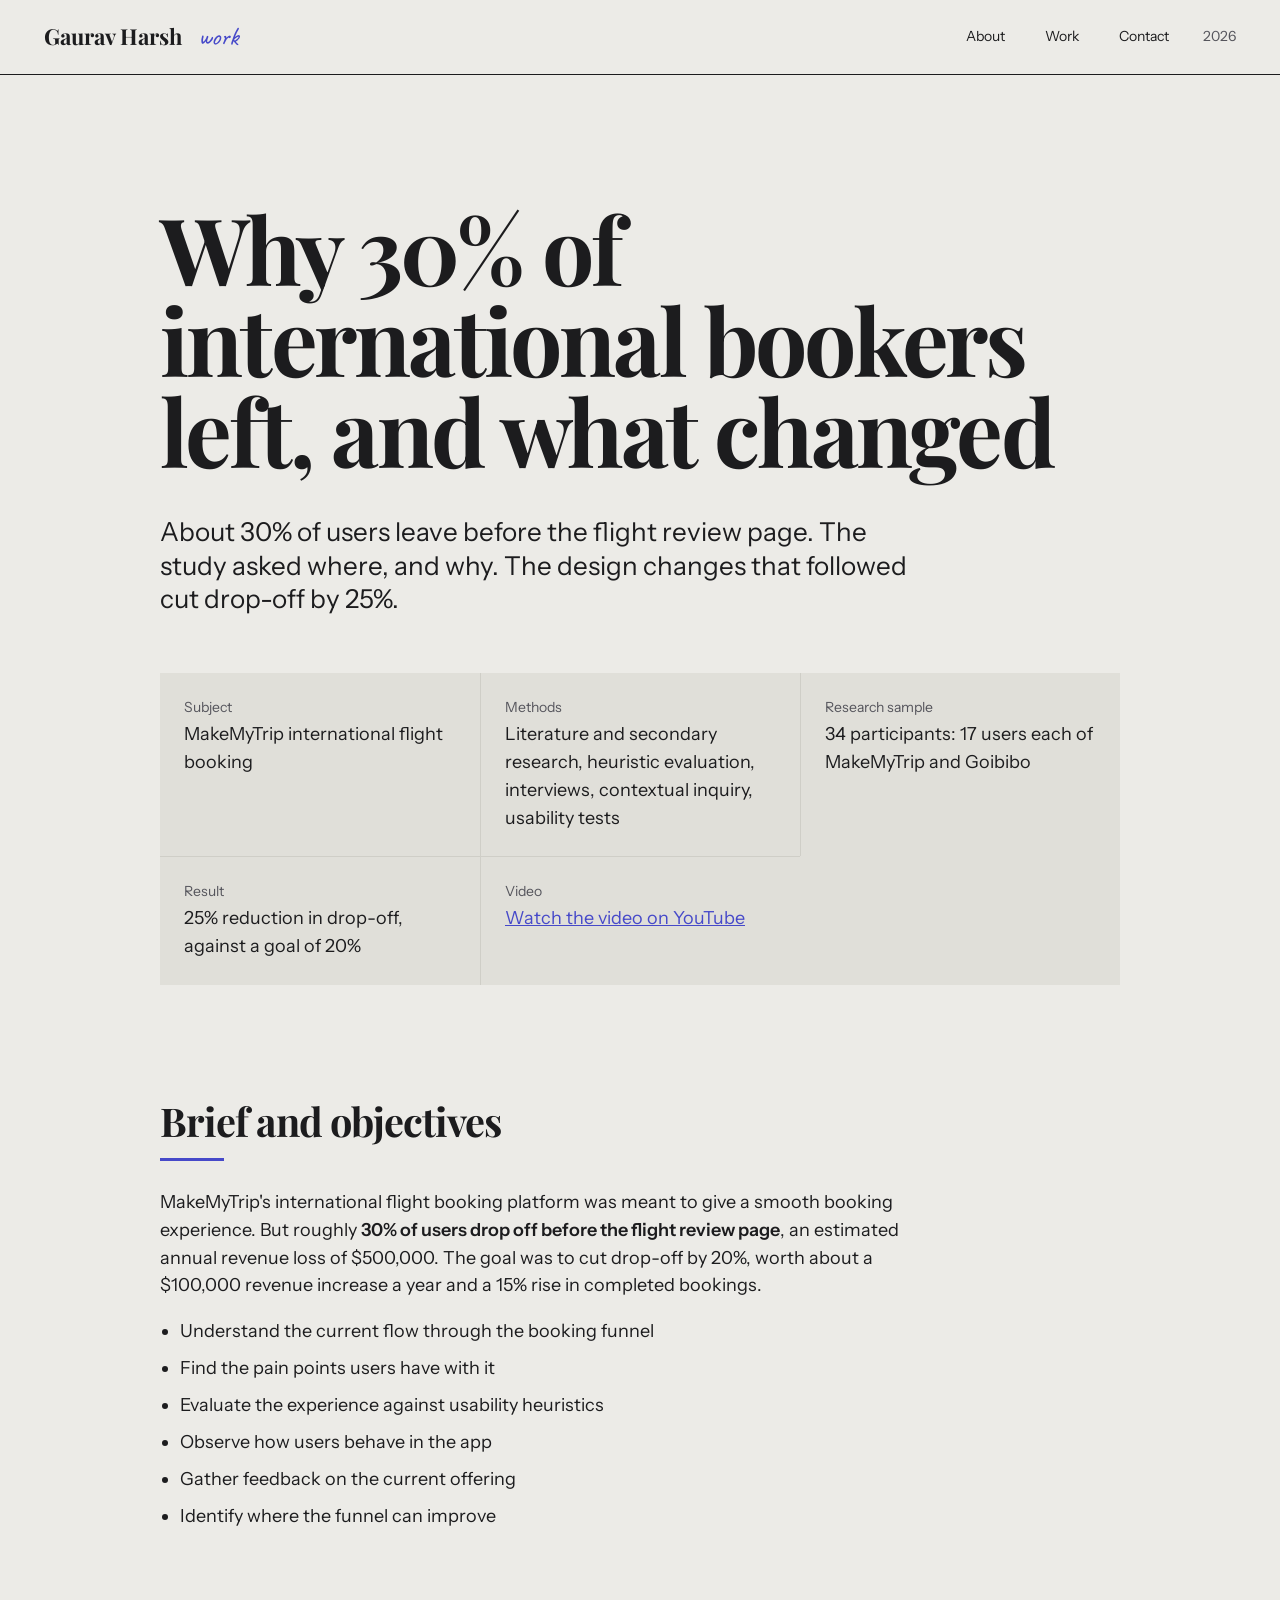
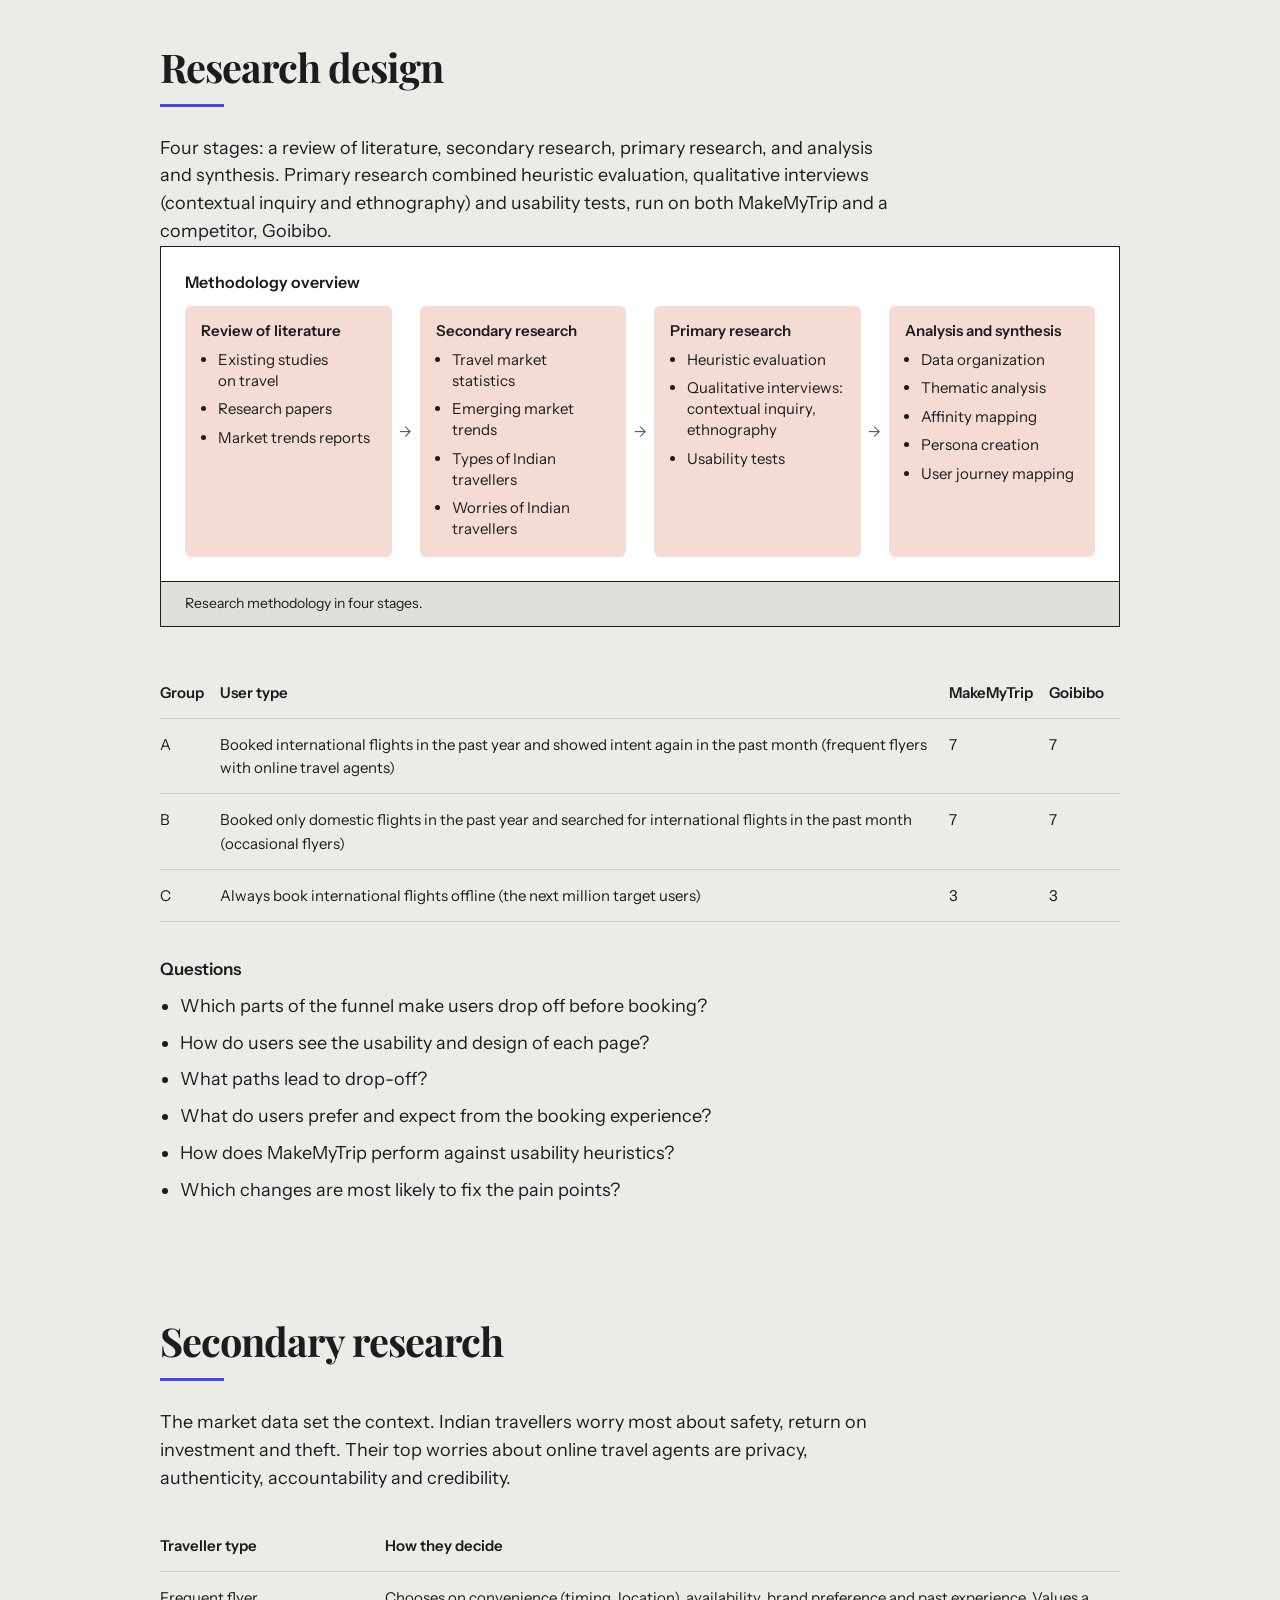
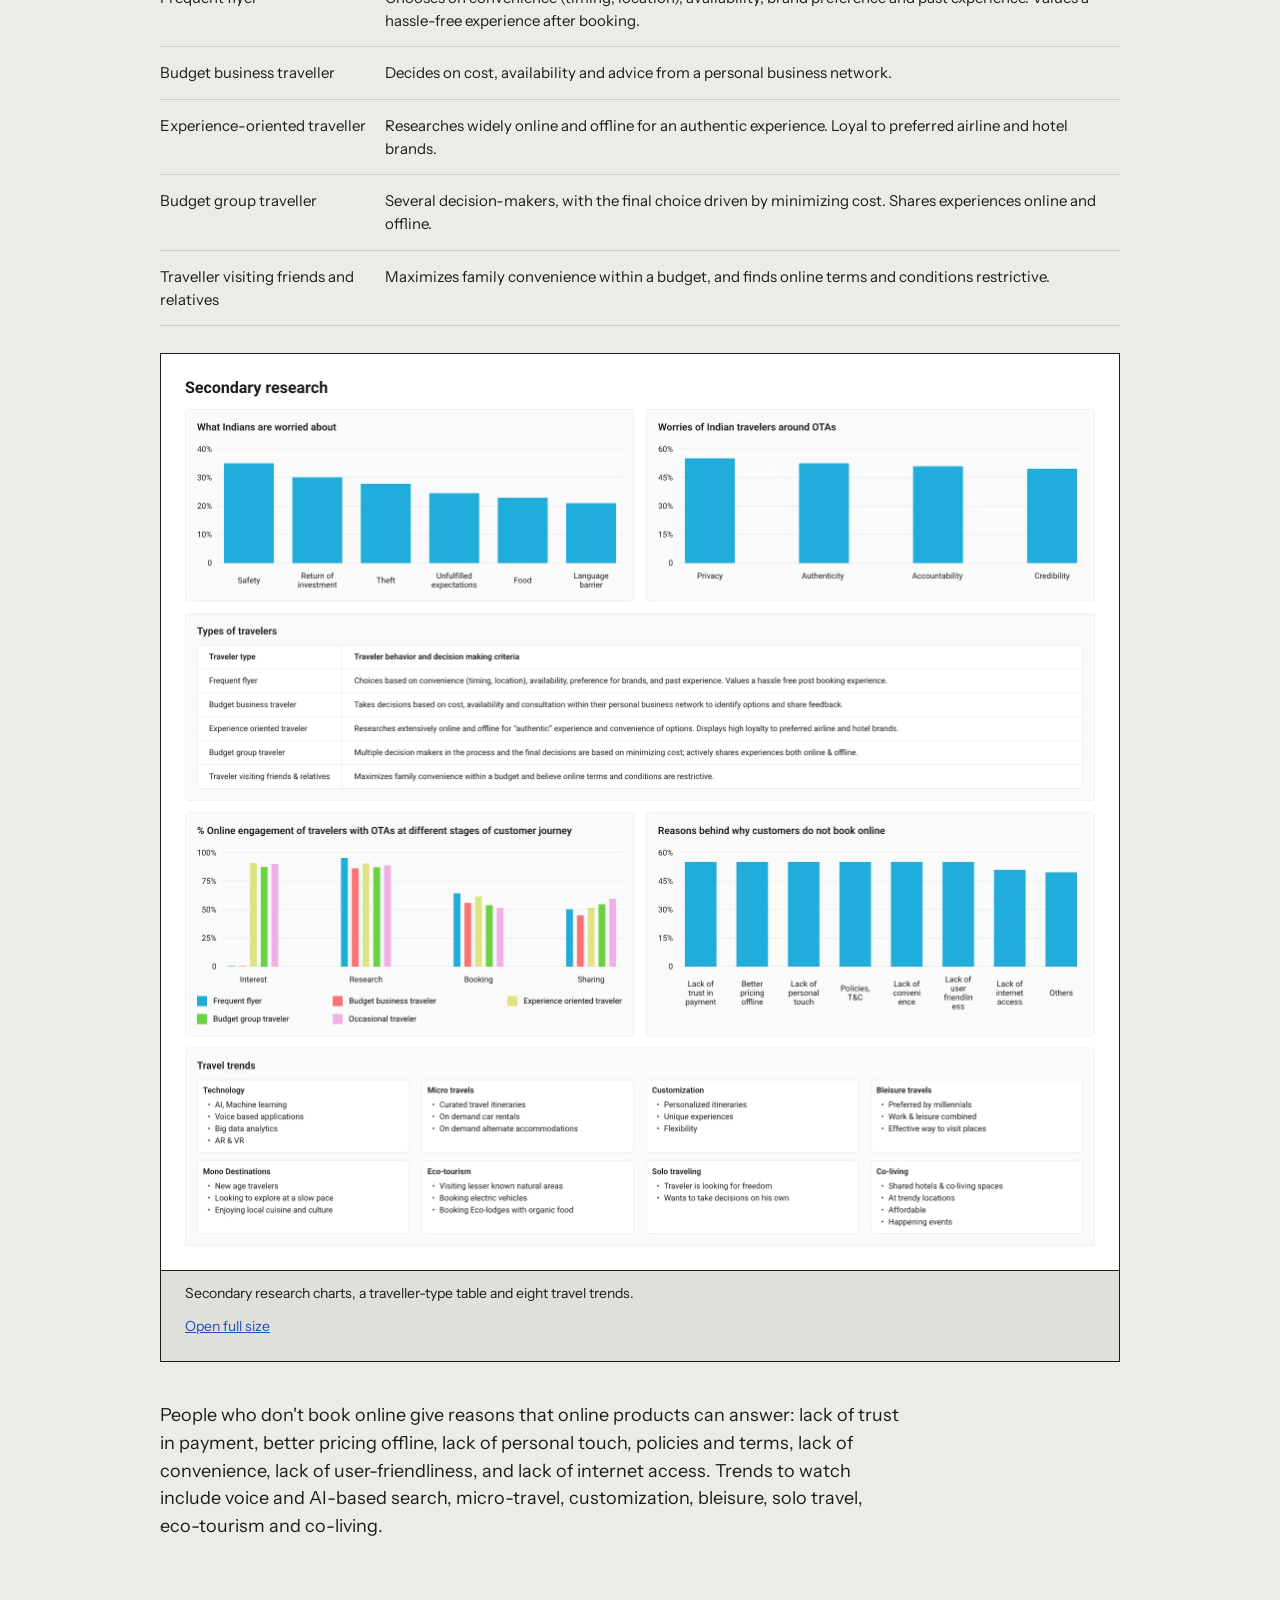
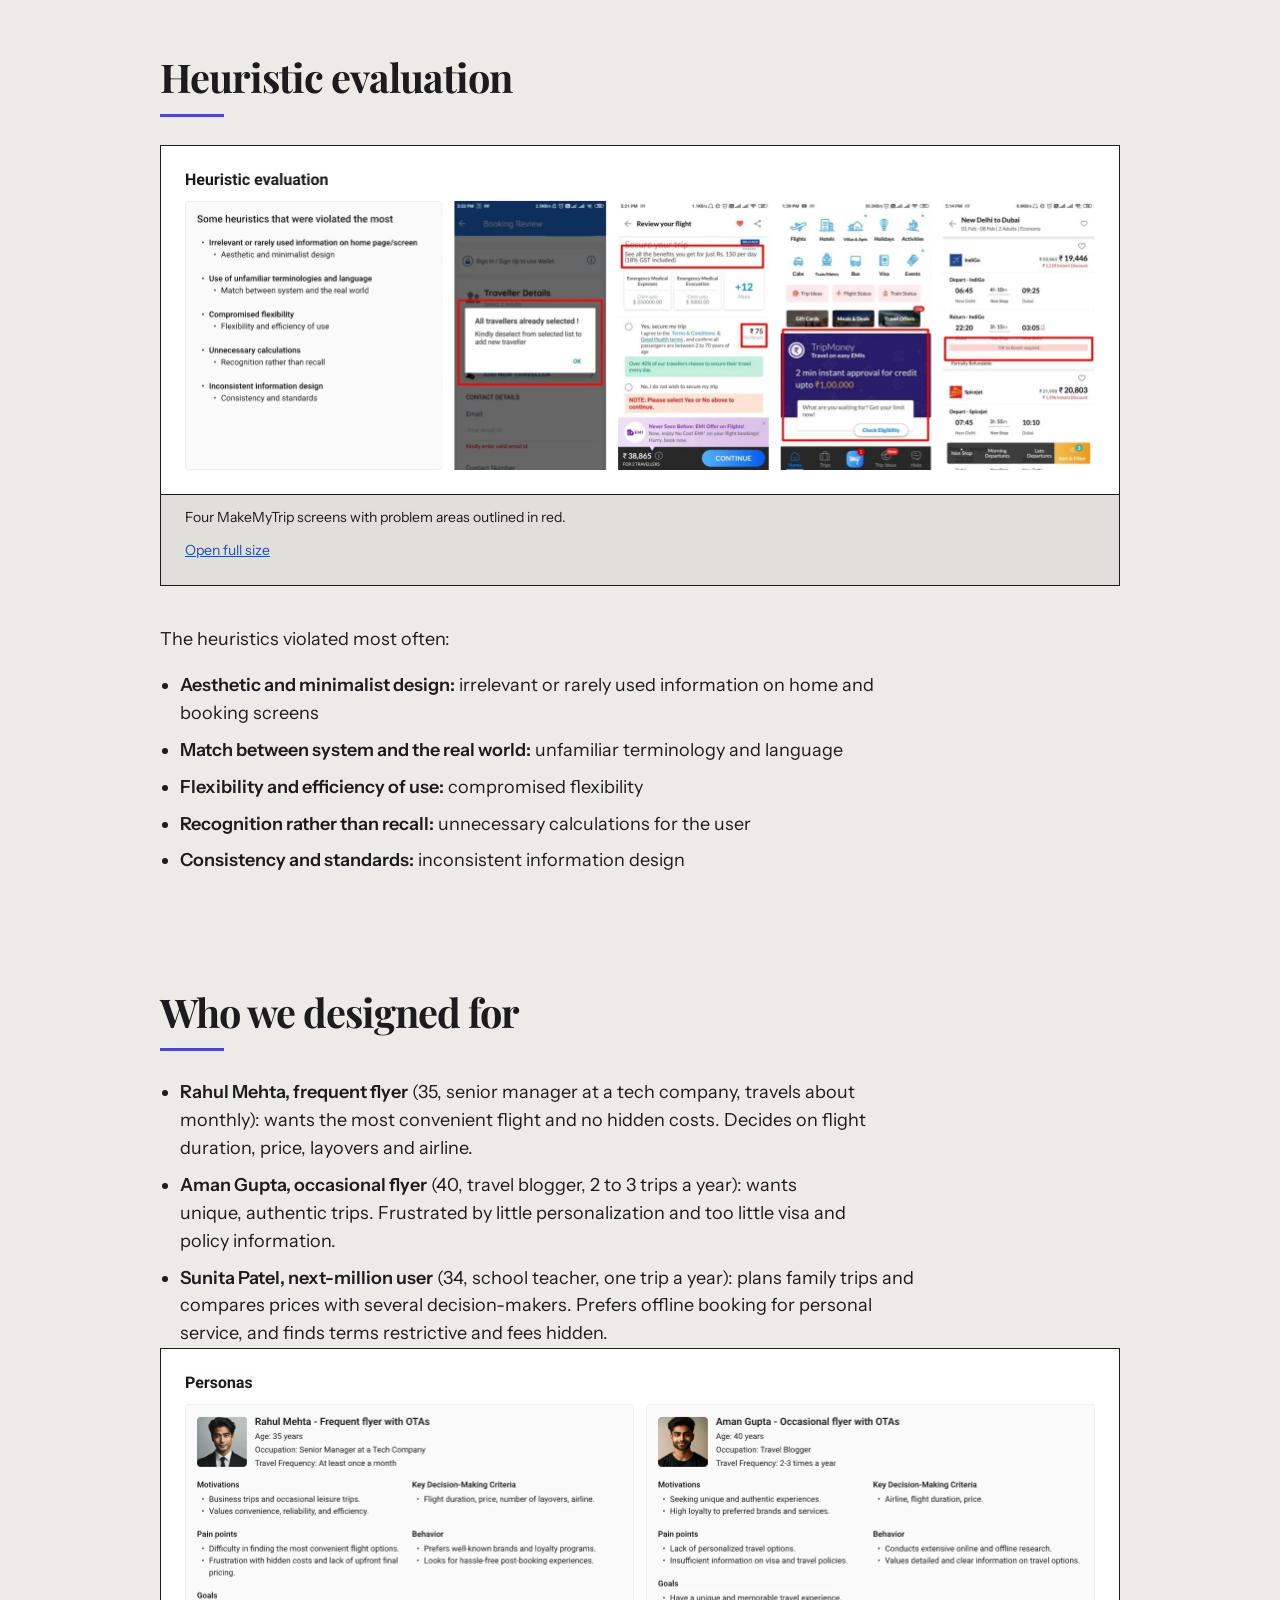
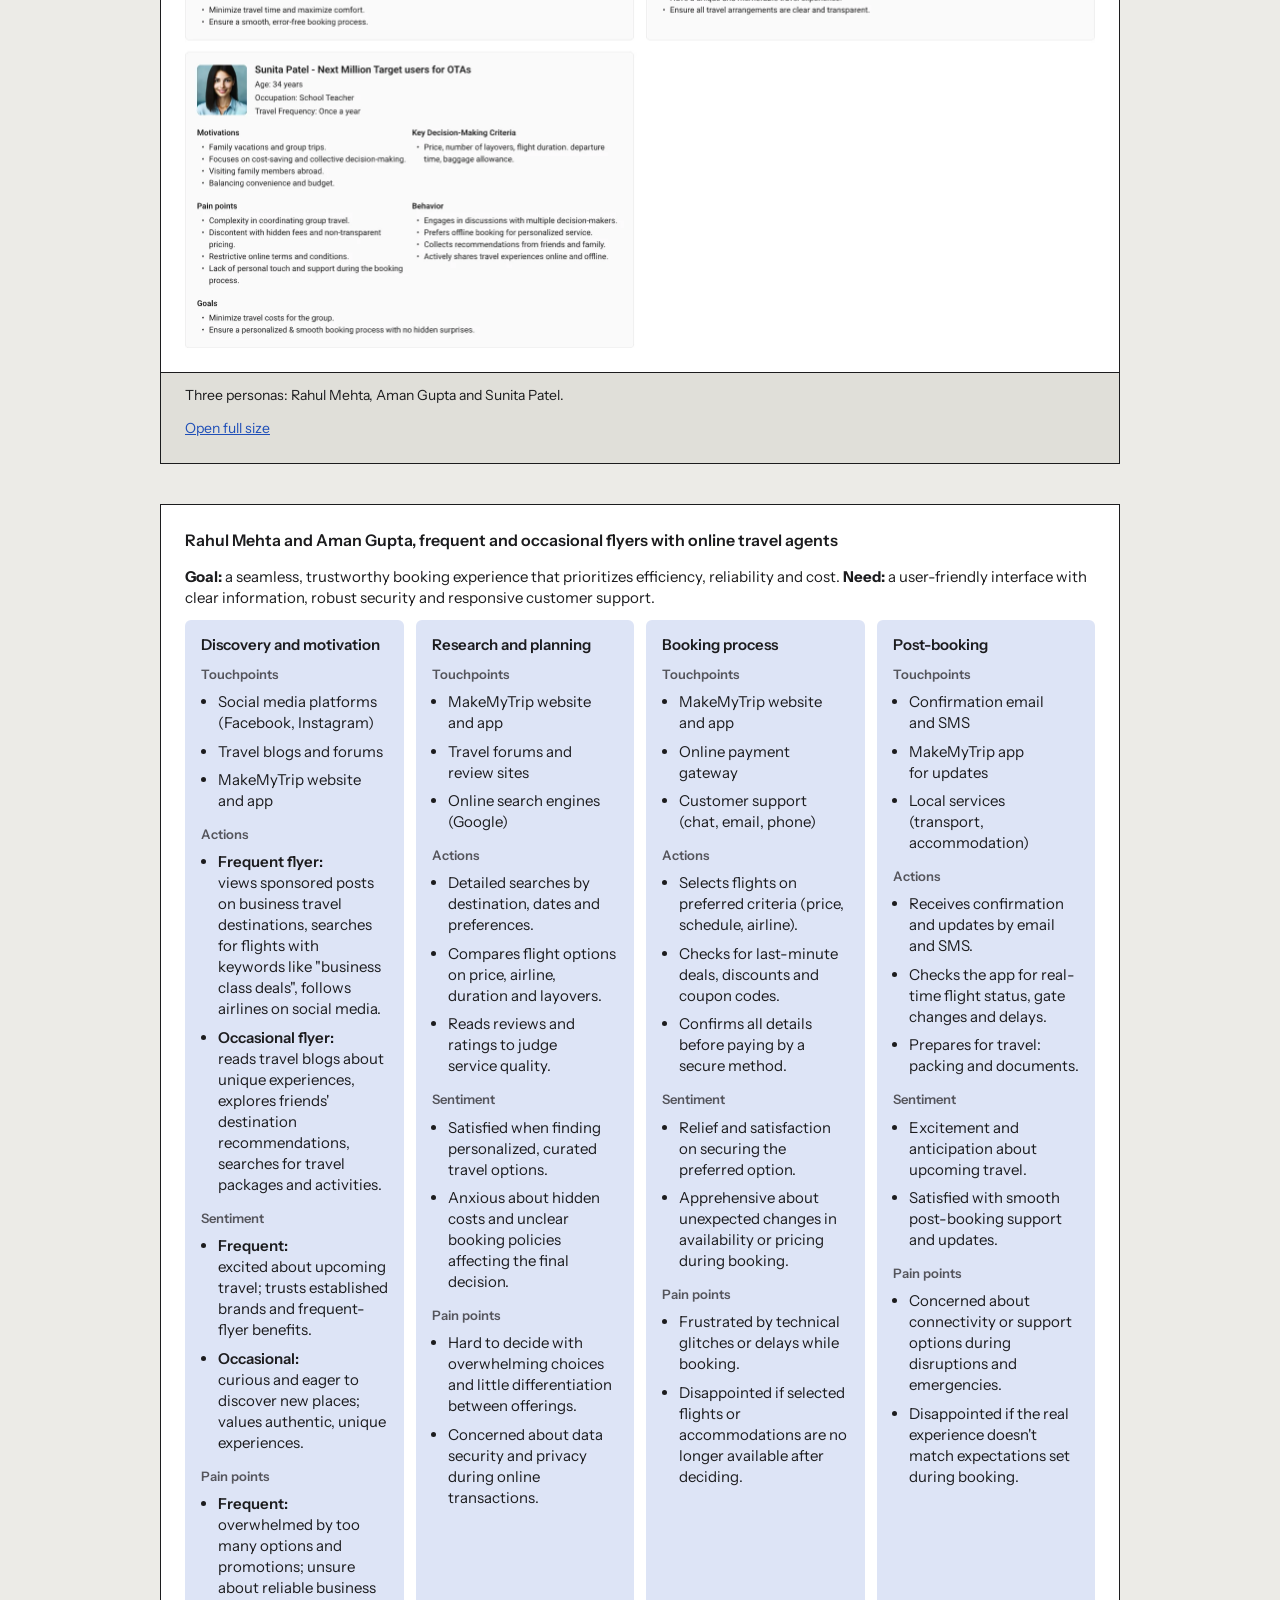
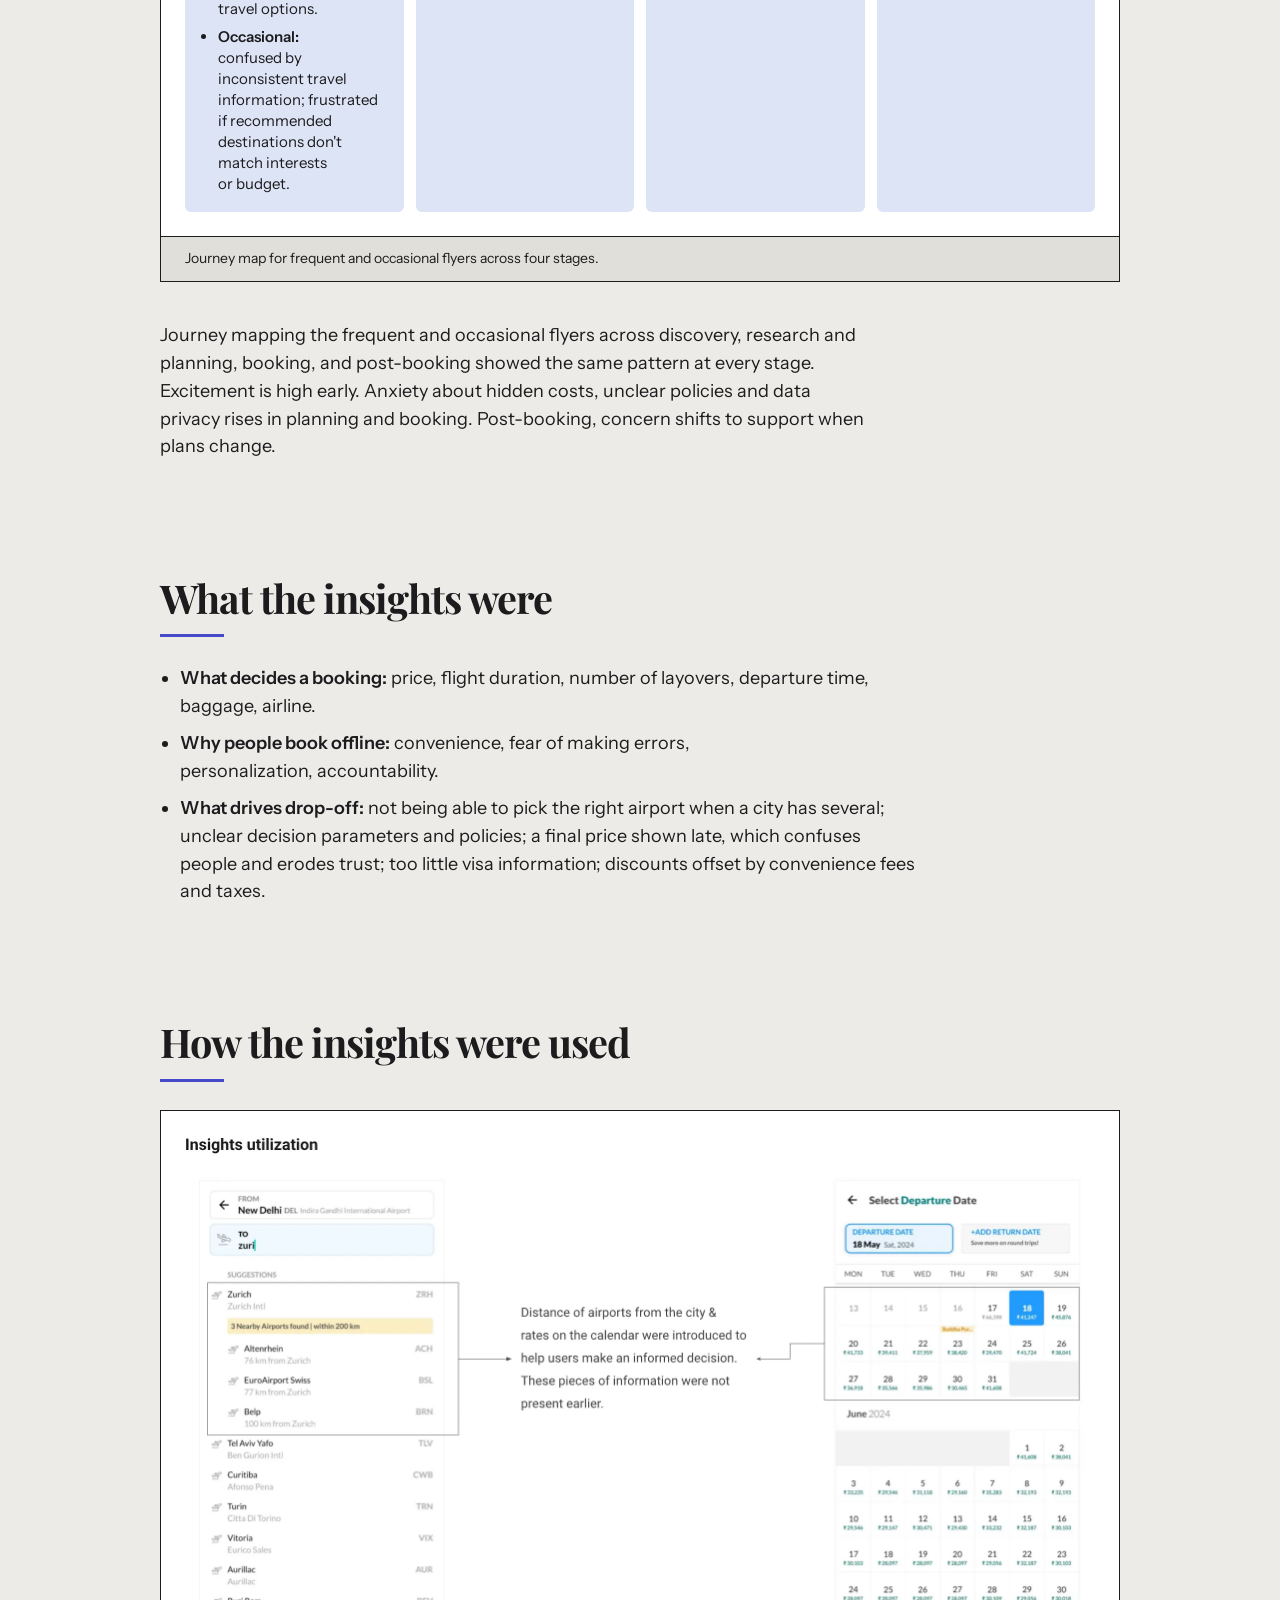
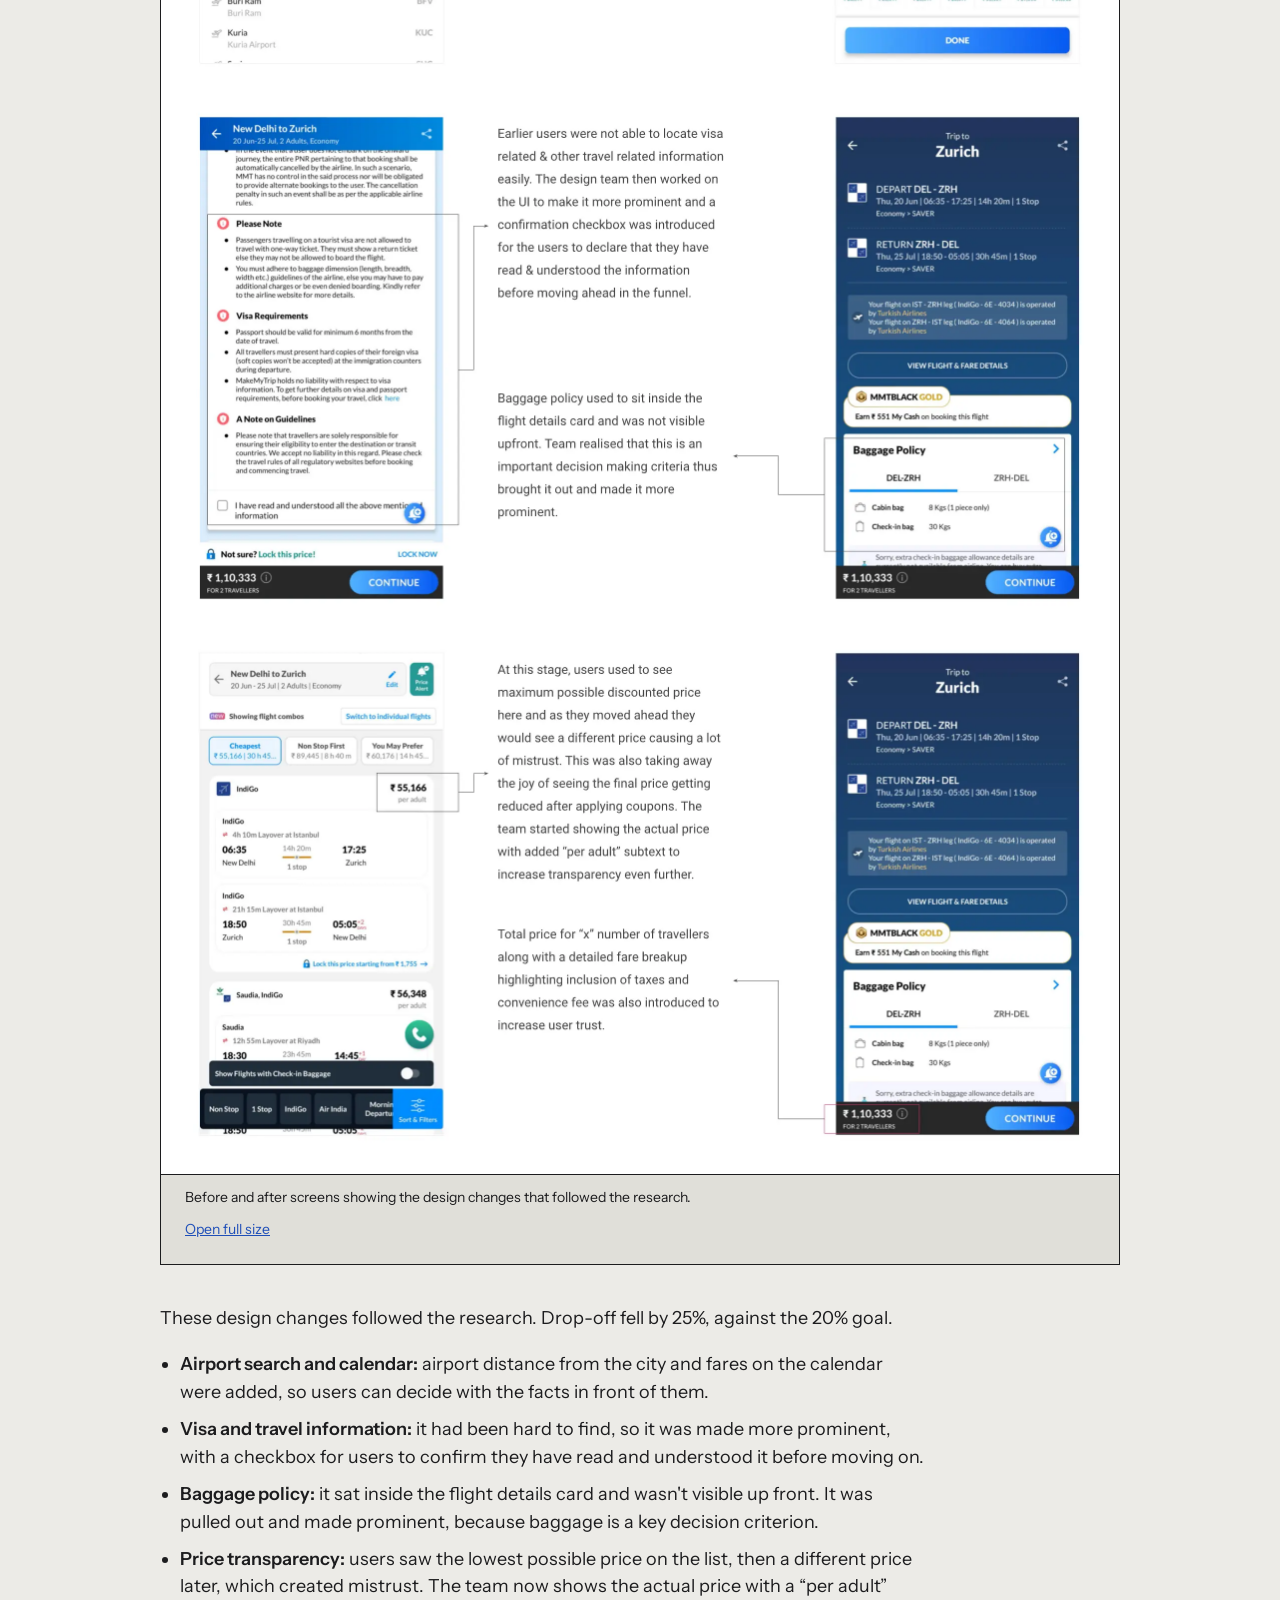
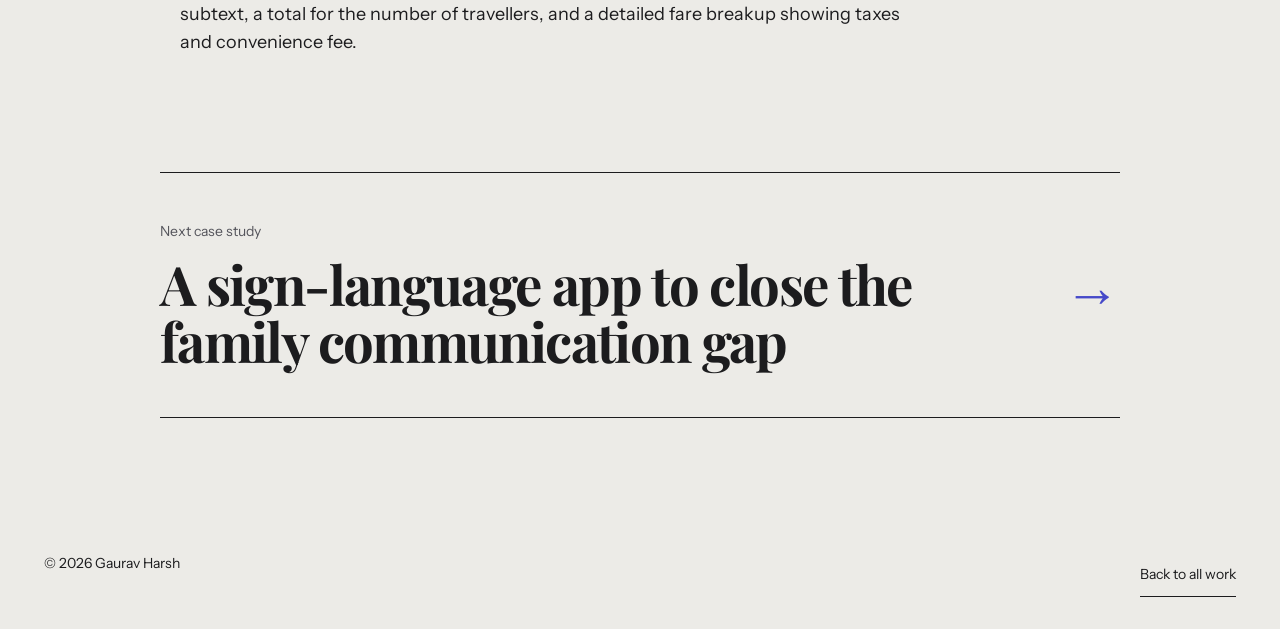
<file: work/international-flights.html>
<!doctype html>
<html lang="en" class="no-js">
<head>
<meta charset="utf-8">
<meta name="viewport" content="width=device-width, initial-scale=1">
<title>Why 30% of international bookers left, and what changed — Gaurav Harsh</title>
<meta name="description" content="A research study of drop-off in MakeMyTrip&#x27;s international flight booking, where about 30% of users leave before the review page, and the changes it led to.">
<meta name="theme-color" content="#ecebe7">
<link rel="canonical" href="https://gaurav-harsh.github.io/work/international-flights.html">
<meta property="og:site_name" content="Gaurav Harsh">
<meta property="og:type" content="website">
<meta property="og:url" content="https://gaurav-harsh.github.io/work/international-flights.html">
<meta property="og:title" content="Why 30% of international bookers left, and what changed — Gaurav Harsh">
<meta property="og:description" content="A research study of drop-off in MakeMyTrip&#x27;s international flight booking, where about 30% of users leave before the review page, and the changes it led to.">
<meta property="og:image" content="https://gaurav-harsh.github.io/assets/img/og.jpg">
<meta property="og:image:width" content="1200">
<meta property="og:image:height" content="630">
<meta property="og:image:alt" content="Gaurav Harsh, senior UX designer and researcher">
<meta name="twitter:card" content="summary_large_image">
<meta name="twitter:title" content="Why 30% of international bookers left, and what changed — Gaurav Harsh">
<meta name="twitter:description" content="A research study of drop-off in MakeMyTrip&#x27;s international flight booking, where about 30% of users leave before the review page, and the changes it led to.">
<meta name="twitter:image" content="https://gaurav-harsh.github.io/assets/img/og.jpg">
<link rel="icon" href="../assets/img/favicon.svg" type="image/svg+xml">
<link rel="apple-touch-icon" href="../assets/img/apple-touch-icon.png">
<link rel="preconnect" href="https://fonts.googleapis.com">
<link rel="preconnect" href="https://fonts.gstatic.com" crossorigin>
<link href="https://fonts.googleapis.com/css2?family=Caveat:wght@500&family=Instrument+Sans:wght@400;500;600&family=Playfair+Display:wght@500;700&display=swap" rel="stylesheet">
<link rel="stylesheet" href="../assets/css/tokens.css">
<link rel="stylesheet" href="../assets/css/site.css">
<link rel="stylesheet" href="../assets/css/case.css">
<script>document.documentElement.className="";</script>
</head>
<body>
<a class="skip" href="#main">Skip to content</a>
<header class="bar">
  <span>2026</span>
  <nav aria-label="Primary"><a href="../index.html#hello">About</a><a href="../index.html#work">Work</a><a href="../index.html#contact">Contact</a></nav>
  <span><a class="name" href="../">Gaurav Harsh</a><a class="where" href="../#work">work</a></span>
</header>

<main id="main">
<header class="case-head">
  <h1 class="rv">Why 30% of international bookers left, and what changed</h1>
  <p class="lede">About 30% of users leave before the flight review page. The study asked where, and why. The design changes that followed cut drop-off by 25%.</p>
  <dl class="facts"><div><dt>Subject</dt><dd>MakeMyTrip international flight booking</dd></div><div><dt>Methods</dt><dd>Literature and secondary research, heuristic evaluation, interviews, contextual inquiry, usability tests</dd></div><div><dt>Research sample</dt><dd>34 participants: 17 users each of MakeMyTrip and Goibibo</dd></div><div><dt>Result</dt><dd>25% reduction in drop-off, against a goal of 20%</dd></div><div><dt>Video</dt><dd><a href="https://www.youtube.com/watch?v=oixNb_H6HOU" rel="noopener">Watch the video on YouTube</a></dd></div></dl>
</header>

<section class="block" aria-labelledby="s0">
  <h2 id="s0">Brief and objectives</h2>
  <div class="block-body rv">
    <p>MakeMyTrip's international flight booking platform was meant to give a smooth booking experience. But roughly <strong>30% of users drop off before the flight review page</strong>, an estimated annual revenue loss of $500,000. The goal was to cut drop-off by 20%, worth about a $100,000 revenue increase a year and a 15% rise in completed bookings.</p>
    <ul><li>Understand the current flow through the booking funnel</li><li>Find the pain points users have with it</li><li>Evaluate the experience against usability heuristics</li><li>Observe how users behave in the app</li><li>Gather feedback on the current offering</li><li>Identify where the funnel can improve</li></ul>
  </div>
</section>

<section class="block" aria-labelledby="s1">
  <h2 id="s1">Research design</h2>
  <div class="block-body rv">
    <p>Four stages: a review of literature, secondary research, primary research, and analysis and synthesis. Primary research combined heuristic evaluation, qualitative interviews (contextual inquiry and ethnography) and usability tests, run on both MakeMyTrip and a competitor, Goibibo.</p>
    <figure class="fig rv ig" role="group" aria-label="Research methodology in four stages"><div class="fig-panel"><span class="t">Methodology overview</span><div class="iflow"><div class="ib r"><b>Review of literature</b><ul><li>Existing studies on travel</li><li>Research papers</li><li>Market trends reports</li></ul></div><i aria-hidden="true"></i><div class="ib r"><b>Secondary research</b><ul><li>Travel market statistics</li><li>Emerging market trends</li><li>Types of Indian travellers</li><li>Worries of Indian travellers</li></ul></div><i aria-hidden="true"></i><div class="ib r"><b>Primary research</b><ul><li>Heuristic evaluation</li><li>Qualitative interviews: contextual inquiry, ethnography</li><li>Usability tests</li></ul></div><i aria-hidden="true"></i><div class="ib r"><b>Analysis and synthesis</b><ul><li>Data organization</li><li>Thematic analysis</li><li>Affinity mapping</li><li>Persona creation</li><li>User journey mapping</li></ul></div></div></div><figcaption>Research methodology in four stages.</figcaption></figure>
    <div class="tw" tabindex="0" role="region" aria-label="Research sample table (scrolls sideways on narrow screens)"><table class="data"><caption class="sr">Research sample</caption><thead><tr><th scope="col">Group</th><th scope="col">User type</th><th scope="col">MakeMyTrip</th><th scope="col">Goibibo</th></tr></thead><tbody><tr><td>A</td><td>Booked international flights in the past year and showed intent again in the past month (frequent flyers with online travel agents)</td><td>7</td><td>7</td></tr><tr><td>B</td><td>Booked only domestic flights in the past year and searched for international flights in the past month (occasional flyers)</td><td>7</td><td>7</td></tr><tr><td>C</td><td>Always book international flights offline (the next million target users)</td><td>3</td><td>3</td></tr></tbody></table></div>
    <h3>Questions</h3>
    <ul><li>Which parts of the funnel make users drop off before booking?</li><li>How do users see the usability and design of each page?</li><li>What paths lead to drop-off?</li><li>What do users prefer and expect from the booking experience?</li><li>How does MakeMyTrip perform against usability heuristics?</li><li>Which changes are most likely to fix the pain points?</li></ul>
  </div>
</section>

<section class="block" aria-labelledby="s2">
  <h2 id="s2">Secondary research</h2>
  <div class="block-body rv">
    <p>The market data set the context. Indian travellers worry most about safety, return on investment and theft. Their top worries about online travel agents are privacy, authenticity, accountability and credibility.</p>
    <div class="tw" tabindex="0" role="region" aria-label="Types of traveller table (scrolls sideways on narrow screens)"><table class="data"><caption class="sr">Types of traveller</caption><thead><tr><th scope="col">Traveller type</th><th scope="col">How they decide</th></tr></thead><tbody><tr><td>Frequent flyer</td><td>Chooses on convenience (timing, location), availability, brand preference and past experience. Values a hassle-free experience after booking.</td></tr><tr><td>Budget business traveller</td><td>Decides on cost, availability and advice from a personal business network.</td></tr><tr><td>Experience-oriented traveller</td><td>Researches widely online and offline for an authentic experience. Loyal to preferred airline and hotel brands.</td></tr><tr><td>Budget group traveller</td><td>Several decision-makers, with the final choice driven by minimizing cost. Shares experiences online and offline.</td></tr><tr><td>Traveller visiting friends and relatives</td><td>Maximizes family convenience within a budget, and finds online terms and conditions restrictive.</td></tr></tbody></table></div>
    <figure class="fig rv"><div class="fig-panel" tabindex="0" role="region" aria-label="Secondary research charts (scrolls sideways on narrow screens)"><img src="../assets/img/flights-secondary.webp" width="1824" height="1740" class="fig-wide" loading="lazy" alt="Secondary research charts: what Indians worry about when travelling, worries about online travel agents, online engagement by traveller type across the journey, and reasons people don&#x27;t book online. Also a traveller-type table and eight travel trends."></div><figcaption>Secondary research charts, a traveller-type table and eight travel trends.<a class="fig-open" href="../assets/img/flights-secondary.webp" target="_blank" rel="noopener">Open full size</a></figcaption></figure>
    <p>People who don't book online give reasons that online products can answer: lack of trust in payment, better pricing offline, lack of personal touch, policies and terms, lack of convenience, lack of user-friendliness, and lack of internet access. Trends to watch include voice and AI-based search, micro-travel, customization, bleisure, solo travel, eco-tourism and co-living.</p>
  </div>
</section>

<section class="block" aria-labelledby="s3">
  <h2 id="s3">Heuristic evaluation</h2>
  <div class="block-body rv">
    <figure class="fig rv"><div class="fig-panel" tabindex="0" role="region" aria-label="Heuristic evaluation screens (scrolls sideways on narrow screens)"><img src="../assets/img/flights-heuristics.webp" width="1824" height="602" class="fig-wide" loading="lazy" alt="Four MakeMyTrip screens with problem areas outlined in red: an alert blocking the traveller form, a trip-insurance offer with an unclear price, a home screen crowded with offers, and a flight list with a dense fare notice."></div><figcaption>Four MakeMyTrip screens with problem areas outlined in red.<a class="fig-open" href="../assets/img/flights-heuristics.webp" target="_blank" rel="noopener">Open full size</a></figcaption></figure>
    <p>The heuristics violated most often:</p>
    <ul><li><strong>Aesthetic and minimalist design:</strong> irrelevant or rarely used information on home and booking screens</li><li><strong>Match between system and the real world:</strong> unfamiliar terminology and language</li><li><strong>Flexibility and efficiency of use:</strong> compromised flexibility</li><li><strong>Recognition rather than recall:</strong> unnecessary calculations for the user</li><li><strong>Consistency and standards:</strong> inconsistent information design</li></ul>
  </div>
</section>

<section class="block" aria-labelledby="s4">
  <h2 id="s4">Who we designed for</h2>
  <div class="block-body rv">
    <ul><li><strong>Rahul Mehta, frequent flyer</strong> (35, senior manager at a tech company, travels about monthly): wants the most convenient flight and no hidden costs. Decides on flight duration, price, layovers and airline.</li><li><strong>Aman Gupta, occasional flyer</strong> (40, travel blogger, 2 to 3 trips a year): wants unique, authentic trips. Frustrated by little personalization and too little visa and policy information.</li><li><strong>Sunita Patel, next-million user</strong> (34, school teacher, one trip a year): plans family trips and compares prices with several decision-makers. Prefers offline booking for personal service, and finds terms restrictive and fees hidden.</li></ul>
    <figure class="fig rv"><div class="fig-panel" tabindex="0" role="region" aria-label="Personas (scrolls sideways on narrow screens)"><img src="../assets/img/flights-personas.webp" width="1824" height="1152" class="fig-wide" loading="lazy" alt="Three personas: Rahul Mehta, Aman Gupta and Sunita Patel, each with motivations, key decision criteria, pain points, behaviour and goals."></div><figcaption>Three personas: Rahul Mehta, Aman Gupta and Sunita Patel.<a class="fig-open" href="../assets/img/flights-personas.webp" target="_blank" rel="noopener">Open full size</a></figcaption></figure>
    <figure class="fig rv ig" role="group" aria-label="Journey map for frequent and occasional flyers across four stages"><div class="fig-panel"><p class="t">Rahul Mehta and Aman Gupta, frequent and occasional flyers with online travel agents</p><p style="max-width:none;margin-bottom:12px"><b>Goal:</b> a seamless, trustworthy booking experience that prioritizes efficiency, reliability and cost. <b>Need:</b> a user-friendly interface with clear information, robust security and responsive customer support.</p><div class="igrid"><div class="ib b"><b>Discovery and motivation</b><dl class="idl" style="margin-top:10px"><div><dt>Touchpoints</dt><dd><ul><li>Social media platforms (Facebook, Instagram)</li><li>Travel blogs and forums</li><li>MakeMyTrip website and app</li></ul></dd></div><div><dt>Actions</dt><dd><ul><li><b>Frequent flyer:</b> views sponsored posts on business travel destinations, searches for flights with keywords like "business class deals", follows airlines on social media.</li><li><b>Occasional flyer:</b> reads travel blogs about unique experiences, explores friends' destination recommendations, searches for travel packages and activities.</li></ul></dd></div><div><dt>Sentiment</dt><dd><ul><li><b>Frequent:</b> excited about upcoming travel; trusts established brands and frequent-flyer benefits.</li><li><b>Occasional:</b> curious and eager to discover new places; values authentic, unique experiences.</li></ul></dd></div><div><dt>Pain points</dt><dd><ul><li><b>Frequent:</b> overwhelmed by too many options and promotions; unsure about reliable business travel options.</li><li><b>Occasional:</b> confused by inconsistent travel information; frustrated if recommended destinations don't match interests or budget.</li></ul></dd></div></dl></div><div class="ib b"><b>Research and planning</b><dl class="idl" style="margin-top:10px"><div><dt>Touchpoints</dt><dd><ul><li>MakeMyTrip website and app</li><li>Travel forums and review sites</li><li>Online search engines (Google)</li></ul></dd></div><div><dt>Actions</dt><dd><ul><li>Detailed searches by destination, dates and preferences.</li><li>Compares flight options on price, airline, duration and layovers.</li><li>Reads reviews and ratings to judge service quality.</li></ul></dd></div><div><dt>Sentiment</dt><dd><ul><li>Satisfied when finding personalized, curated travel options.</li><li>Anxious about hidden costs and unclear booking policies affecting the final decision.</li></ul></dd></div><div><dt>Pain points</dt><dd><ul><li>Hard to decide with overwhelming choices and little differentiation between offerings.</li><li>Concerned about data security and privacy during online transactions.</li></ul></dd></div></dl></div><div class="ib b"><b>Booking process</b><dl class="idl" style="margin-top:10px"><div><dt>Touchpoints</dt><dd><ul><li>MakeMyTrip website and app</li><li>Online payment gateway</li><li>Customer support (chat, email, phone)</li></ul></dd></div><div><dt>Actions</dt><dd><ul><li>Selects flights on preferred criteria (price, schedule, airline).</li><li>Checks for last-minute deals, discounts and coupon codes.</li><li>Confirms all details before paying by a secure method.</li></ul></dd></div><div><dt>Sentiment</dt><dd><ul><li>Relief and satisfaction on securing the preferred option.</li><li>Apprehensive about unexpected changes in availability or pricing during booking.</li></ul></dd></div><div><dt>Pain points</dt><dd><ul><li>Frustrated by technical glitches or delays while booking.</li><li>Disappointed if selected flights or accommodations are no longer available after deciding.</li></ul></dd></div></dl></div><div class="ib b"><b>Post-booking</b><dl class="idl" style="margin-top:10px"><div><dt>Touchpoints</dt><dd><ul><li>Confirmation email and SMS</li><li>MakeMyTrip app for updates</li><li>Local services (transport, accommodation)</li></ul></dd></div><div><dt>Actions</dt><dd><ul><li>Receives confirmation and updates by email and SMS.</li><li>Checks the app for real-time flight status, gate changes and delays.</li><li>Prepares for travel: packing and documents.</li></ul></dd></div><div><dt>Sentiment</dt><dd><ul><li>Excitement and anticipation about upcoming travel.</li><li>Satisfied with smooth post-booking support and updates.</li></ul></dd></div><div><dt>Pain points</dt><dd><ul><li>Concerned about connectivity or support options during disruptions and emergencies.</li><li>Disappointed if the real experience doesn't match expectations set during booking.</li></ul></dd></div></dl></div></div></div><figcaption>Journey map for frequent and occasional flyers across four stages.</figcaption></figure>
    <p>Journey mapping the frequent and occasional flyers across discovery, research and planning, booking, and post-booking showed the same pattern at every stage. Excitement is high early. Anxiety about hidden costs, unclear policies and data privacy rises in planning and booking. Post-booking, concern shifts to support when plans change.</p>
  </div>
</section>

<section class="block" aria-labelledby="s5">
  <h2 id="s5">What the insights were</h2>
  <div class="block-body rv">
    <ul><li><strong>What decides a booking:</strong> price, flight duration, number of layovers, departure time, baggage, airline.</li><li><strong>Why people book offline:</strong> convenience, fear of making errors, personalization, accountability.</li><li><strong>What drives drop-off:</strong> not being able to pick the right airport when a city has several; unclear decision parameters and policies; a final price shown late, which confuses people and erodes trust; too little visa information; discounts offset by convenience fees and taxes.</li></ul>
  </div>
</section>

<section class="block" aria-labelledby="s6">
  <h2 id="s6">How the insights were used</h2>
  <div class="block-body rv">
    <figure class="fig rv"><div class="fig-panel"><img src="../assets/img/flights-insights-used.webp" width="1824" height="3236" loading="lazy" alt="Before and after screens: airport suggestions with distances and calendar fares; a travel-requirements notice with a confirmation checkbox; baggage policy moved out of the details card; a final price with a fare breakdown and per-adult labels."></div><figcaption>Before and after screens showing the design changes that followed the research.<a class="fig-open" href="../assets/img/flights-insights-used.webp" target="_blank" rel="noopener">Open full size</a></figcaption></figure>
    <p>These design changes followed the research. Drop-off fell by 25%, against the 20% goal.</p>
    <ul><li><strong>Airport search and calendar:</strong> airport distance from the city and fares on the calendar were added, so users can decide with the facts in front of them.</li><li><strong>Visa and travel information:</strong> it had been hard to find, so it was made more prominent, with a checkbox for users to confirm they have read and understood it before moving on.</li><li><strong>Baggage policy:</strong> it sat inside the flight details card and wasn't visible up front. It was pulled out and made prominent, because baggage is a key decision criterion.</li><li><strong>Price transparency:</strong> users saw the lowest possible price on the list, then a different price later, which created mistrust. The team now shows the actual price with a &ldquo;per adult&rdquo; subtext, a total for the number of travellers, and a detailed fare breakup showing taxes and convenience fee.</li></ul>
  </div>
</section>
</main>

<a class="next" href="nishabd.html"><span class="next-text"><span>Next case study</span><strong>A sign-language app to close the family communication gap</strong></span><span class="next-arrow" aria-hidden="true">&#8594;</span></a>
<footer class="foot"><span>© 2026 Gaurav Harsh</span><a href="../">Back to all work</a></footer>
<script src="../assets/js/site.js"></script>
</body>
</html>
</file>
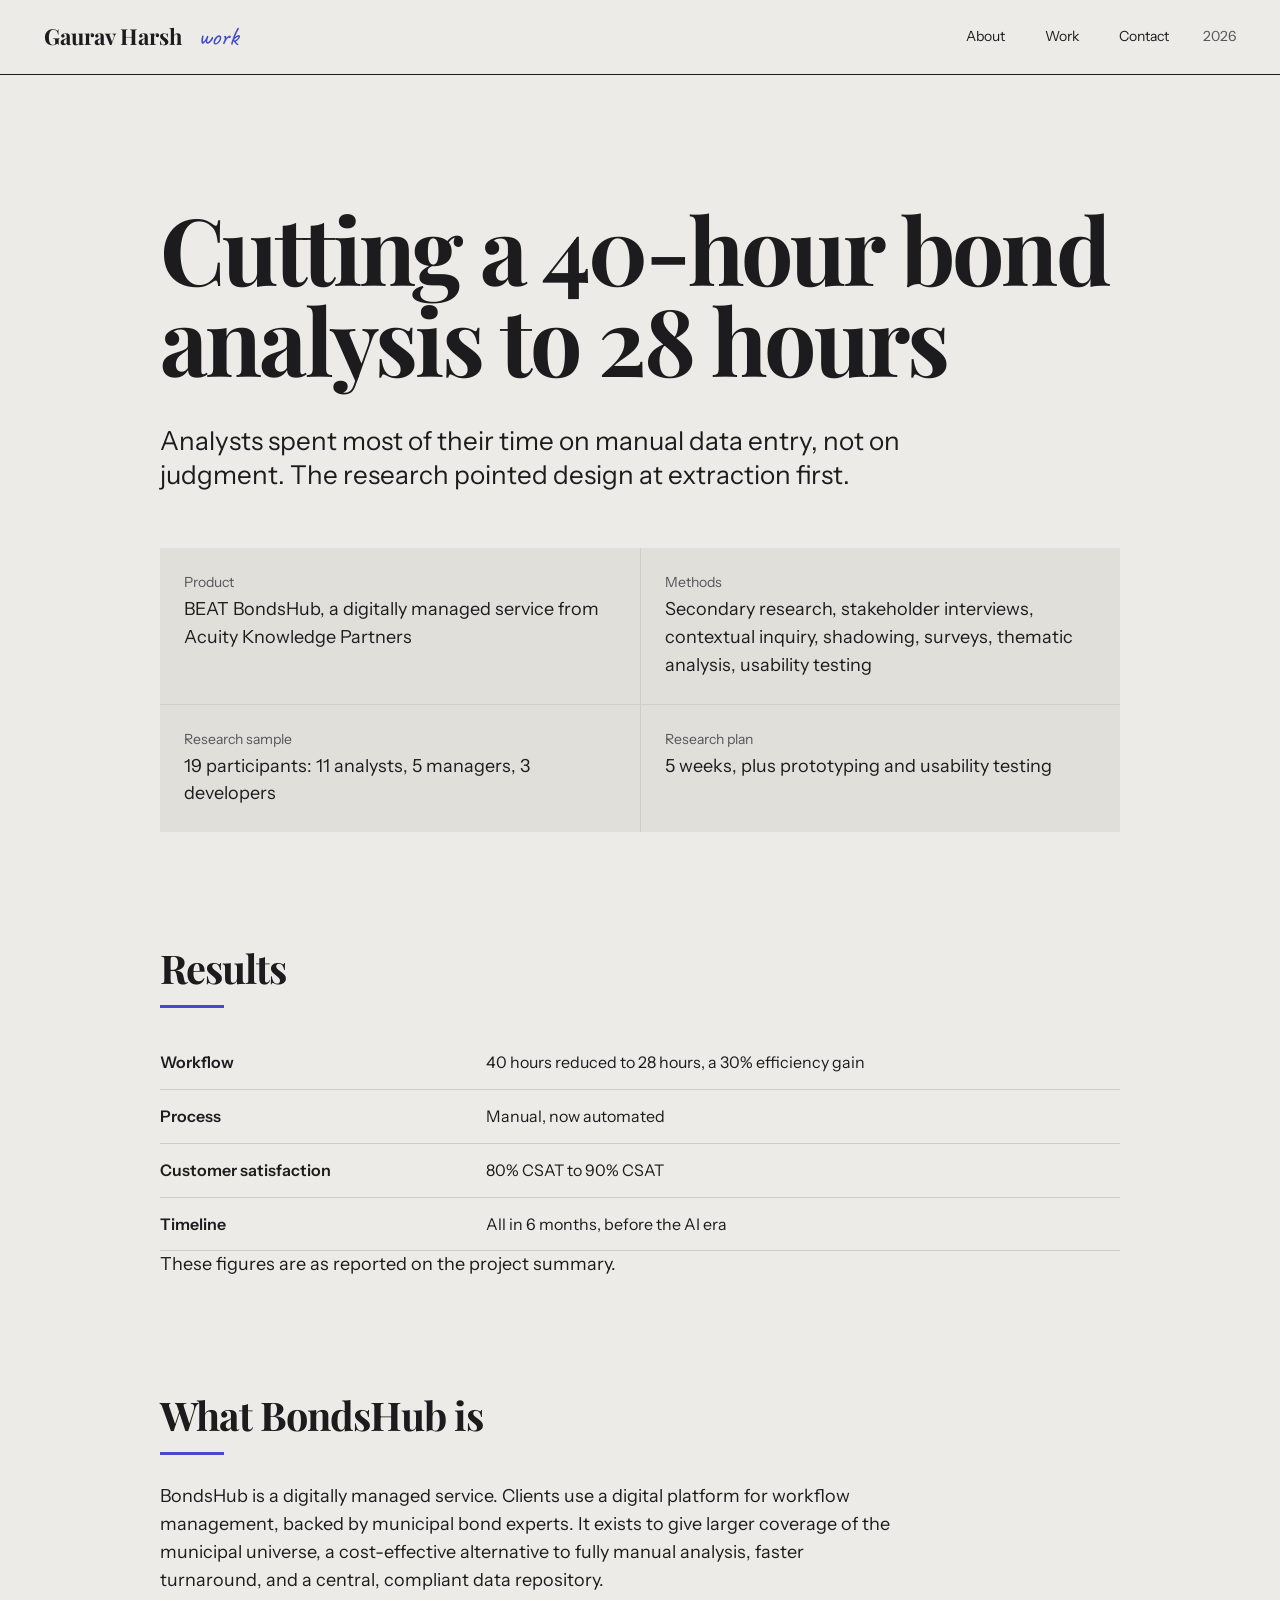
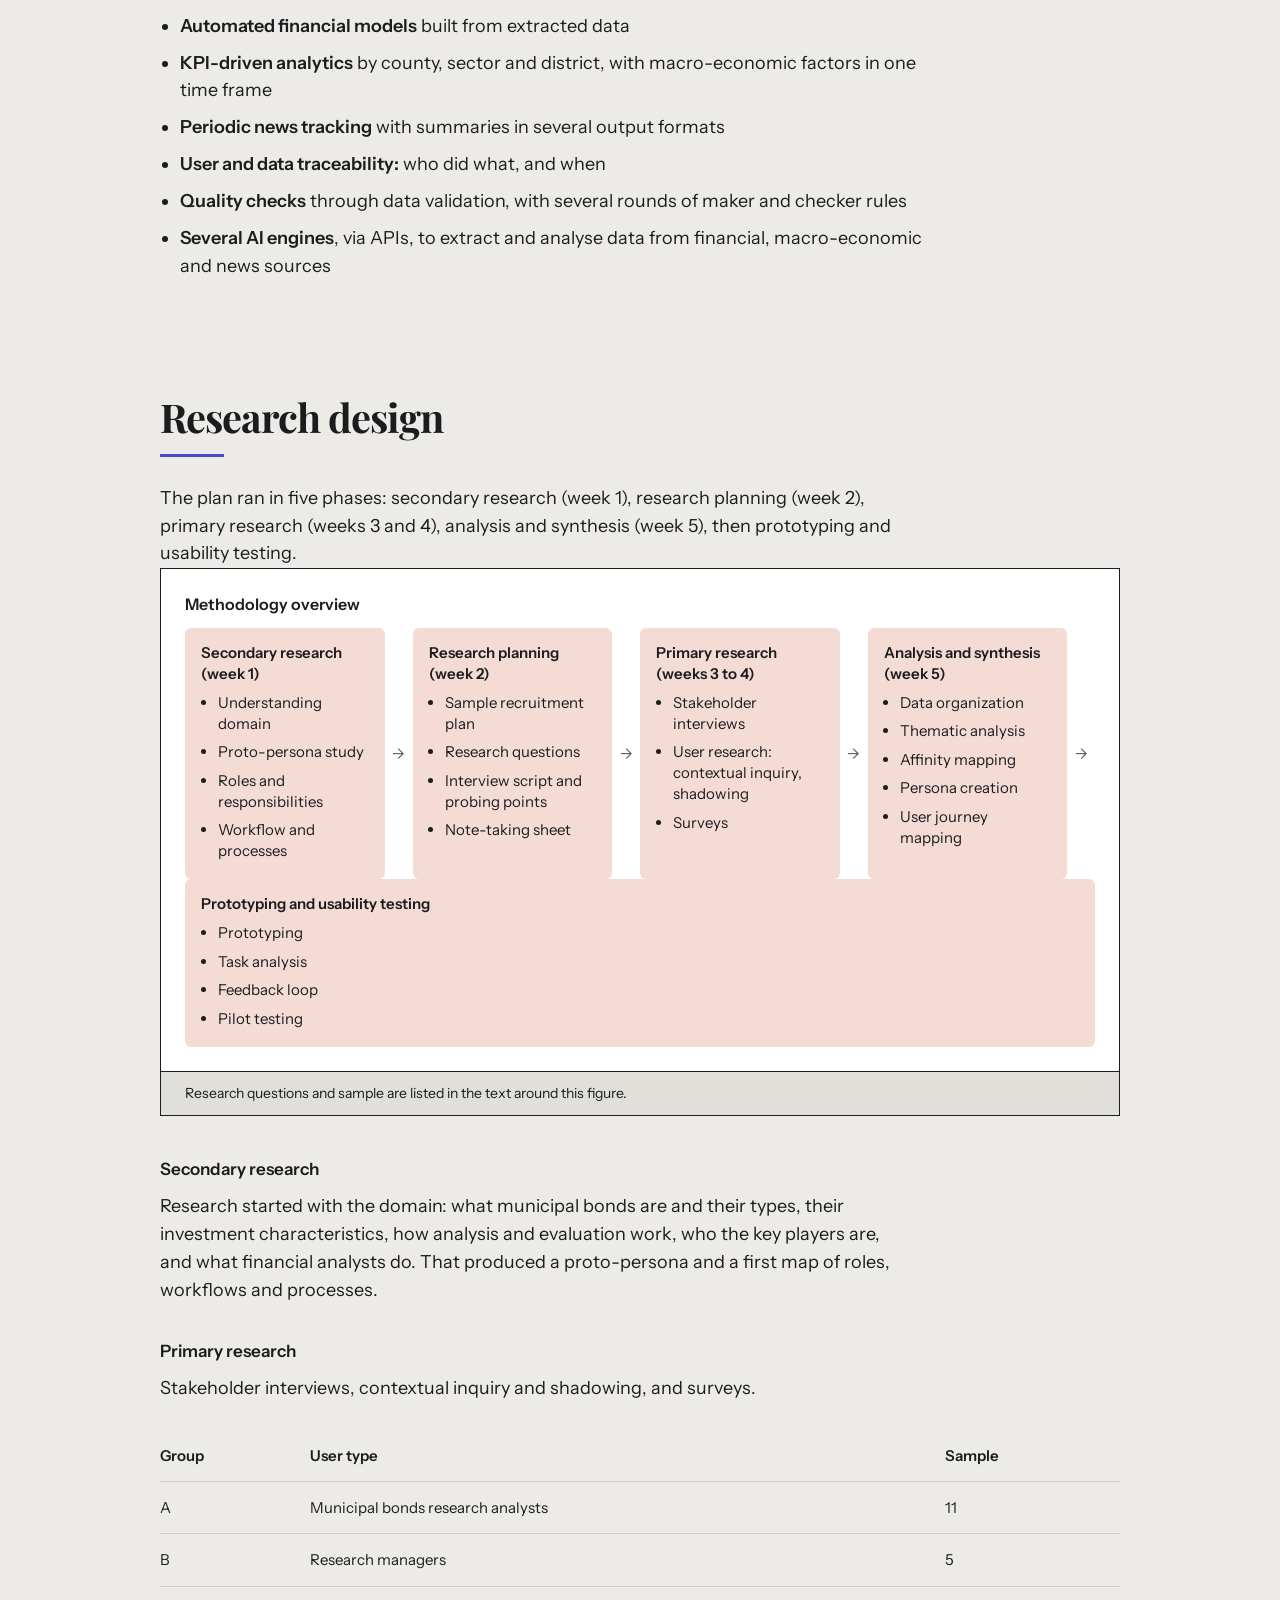
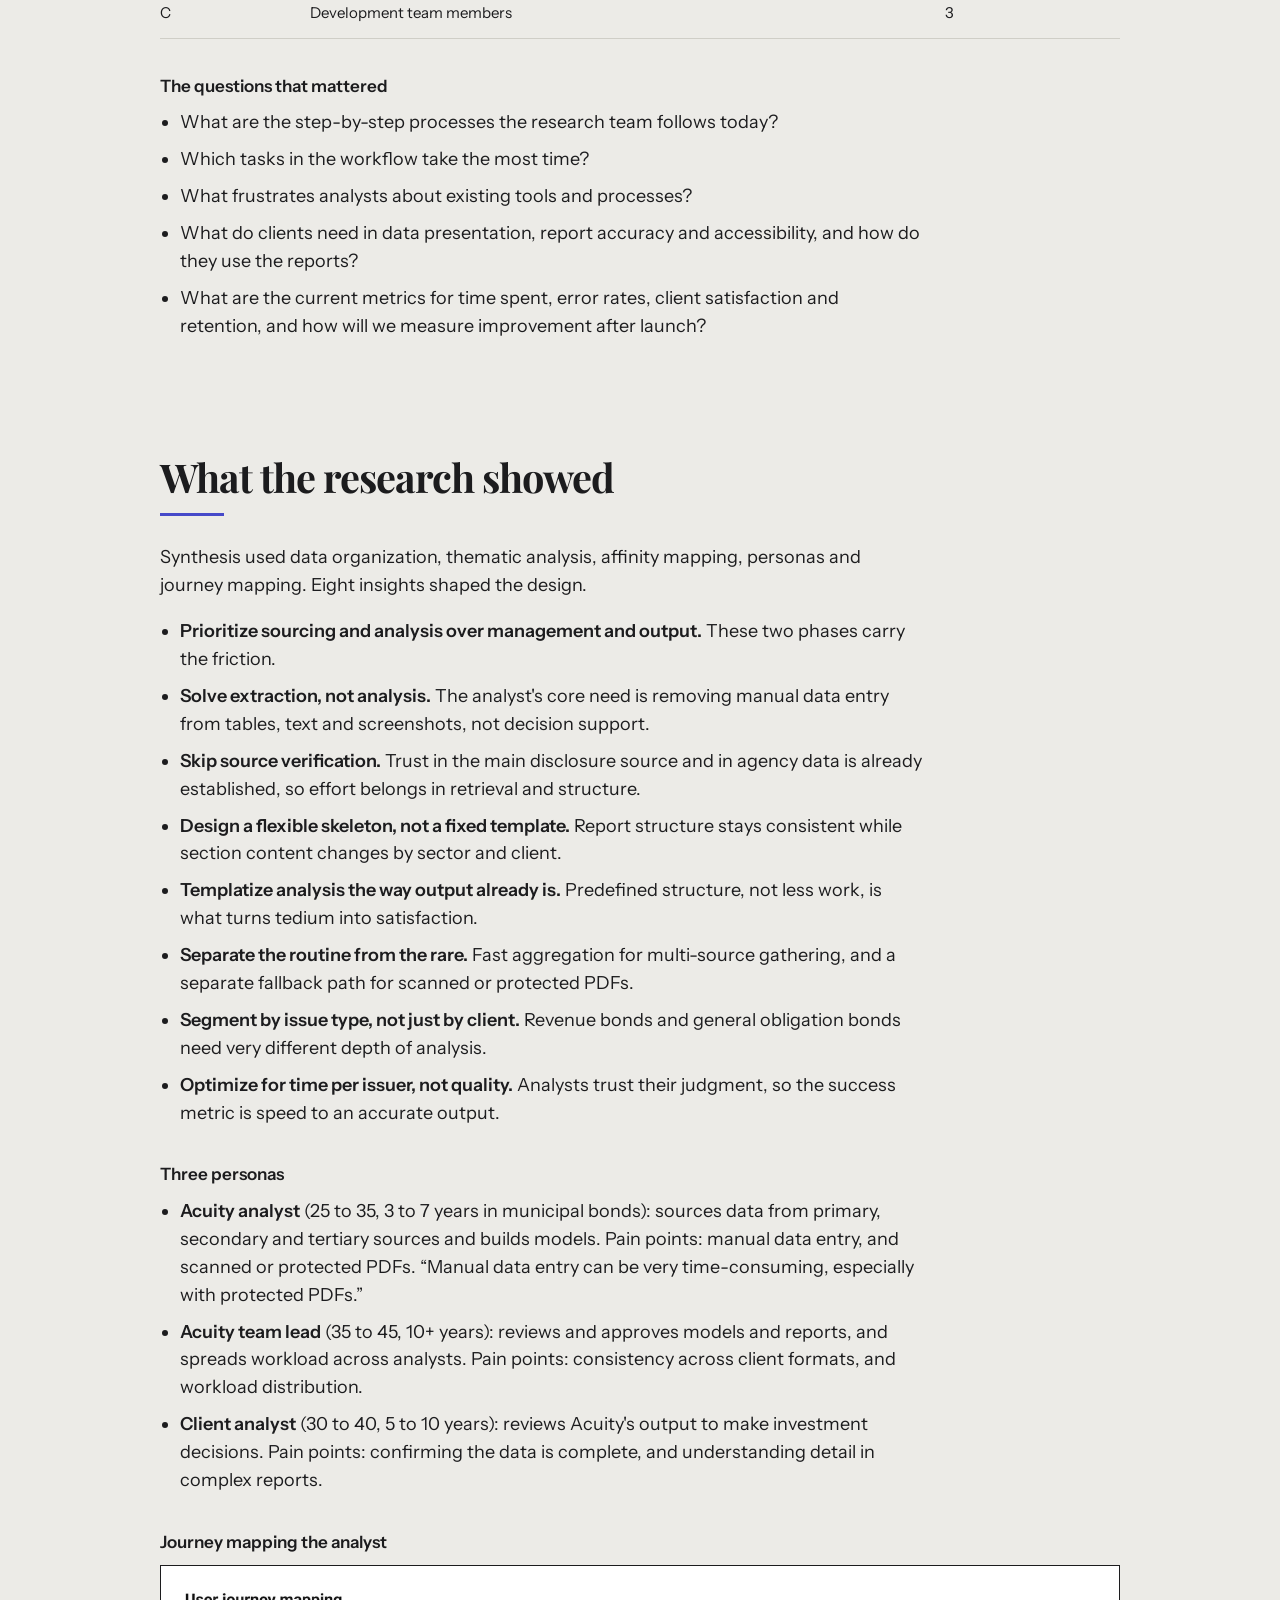
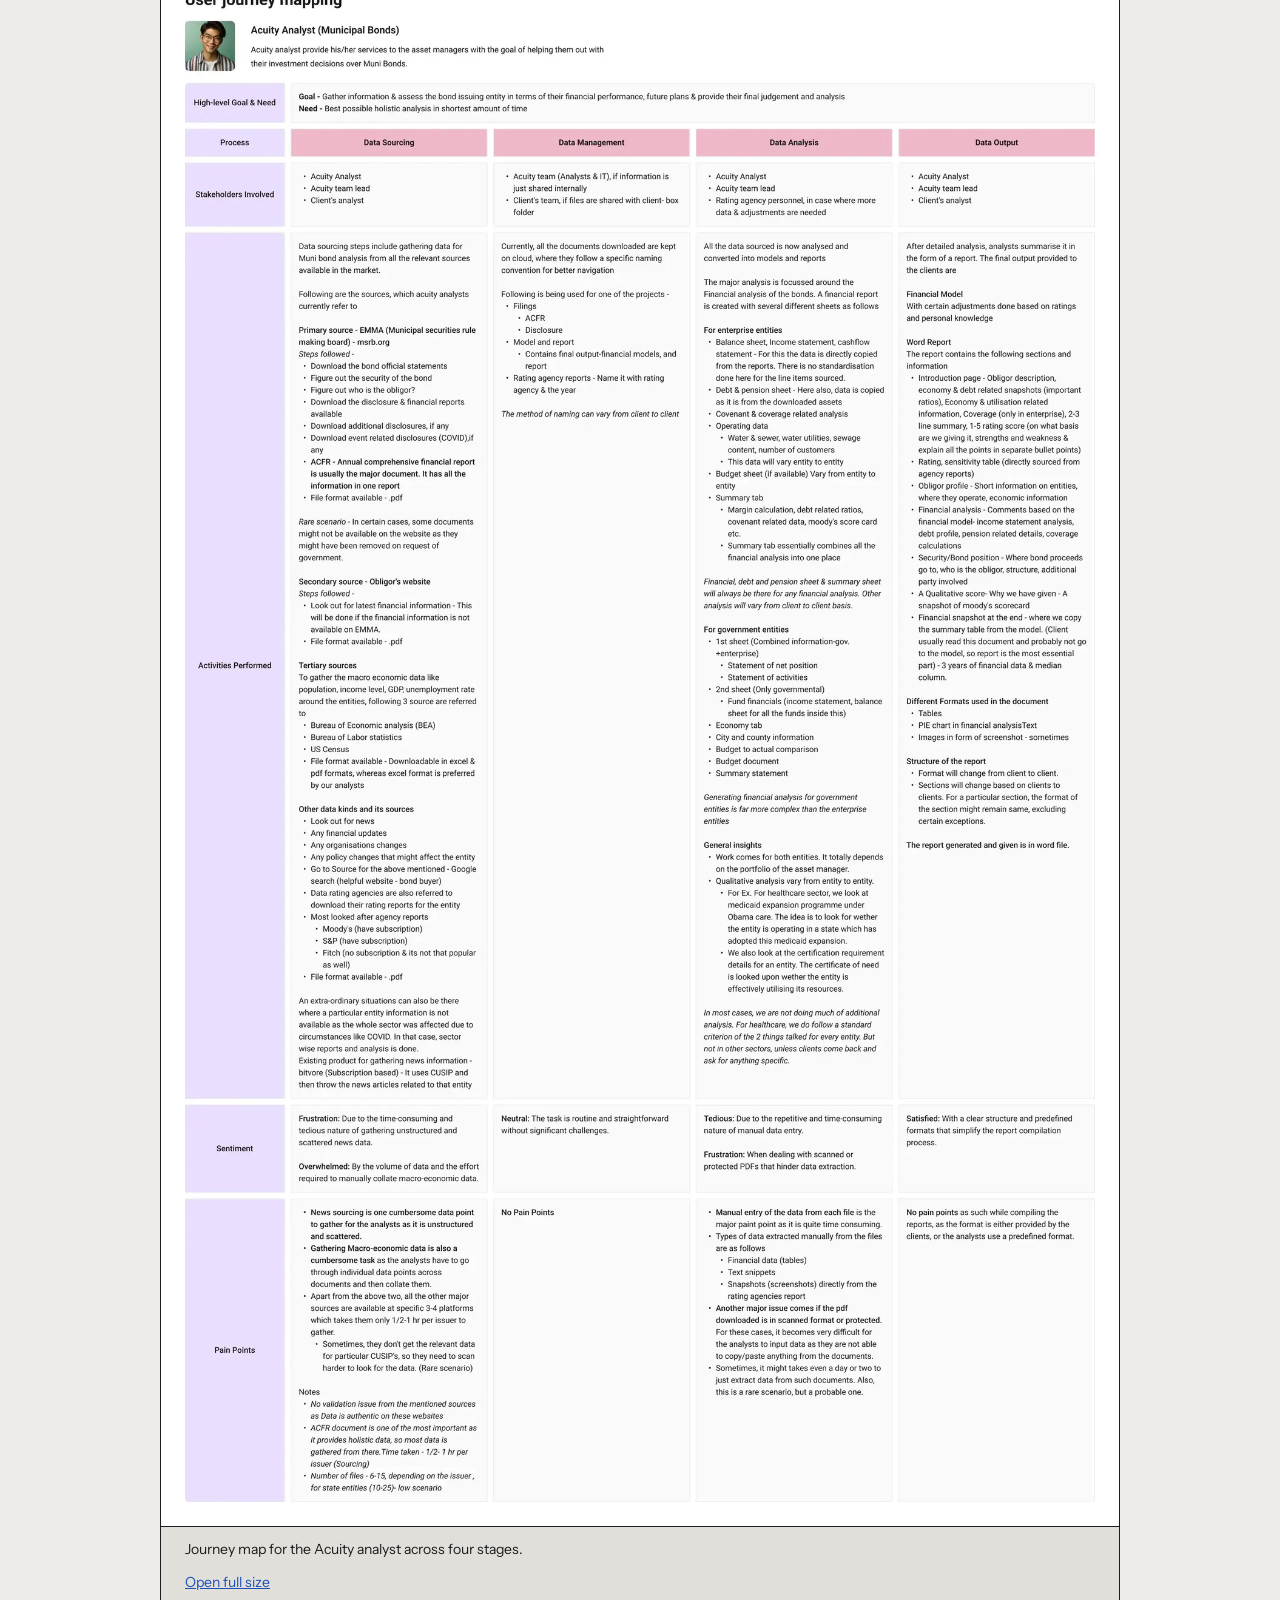
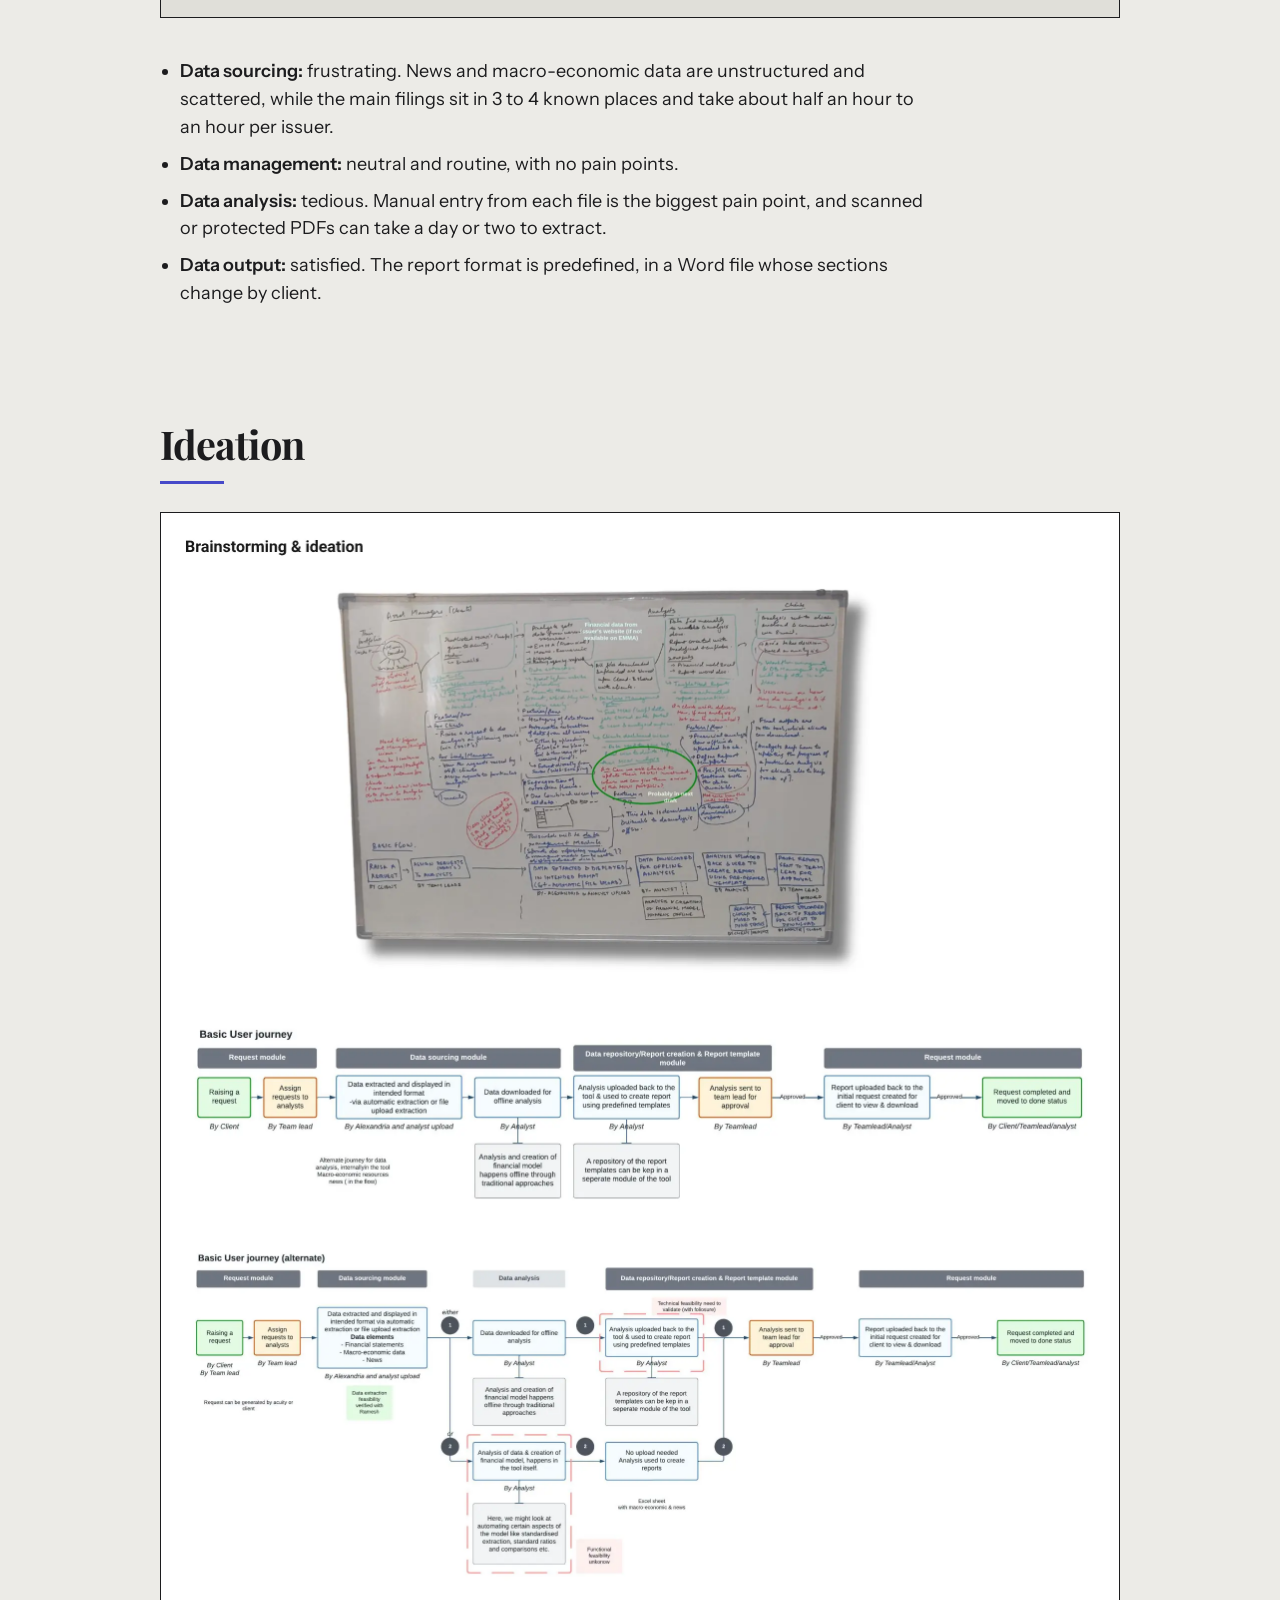
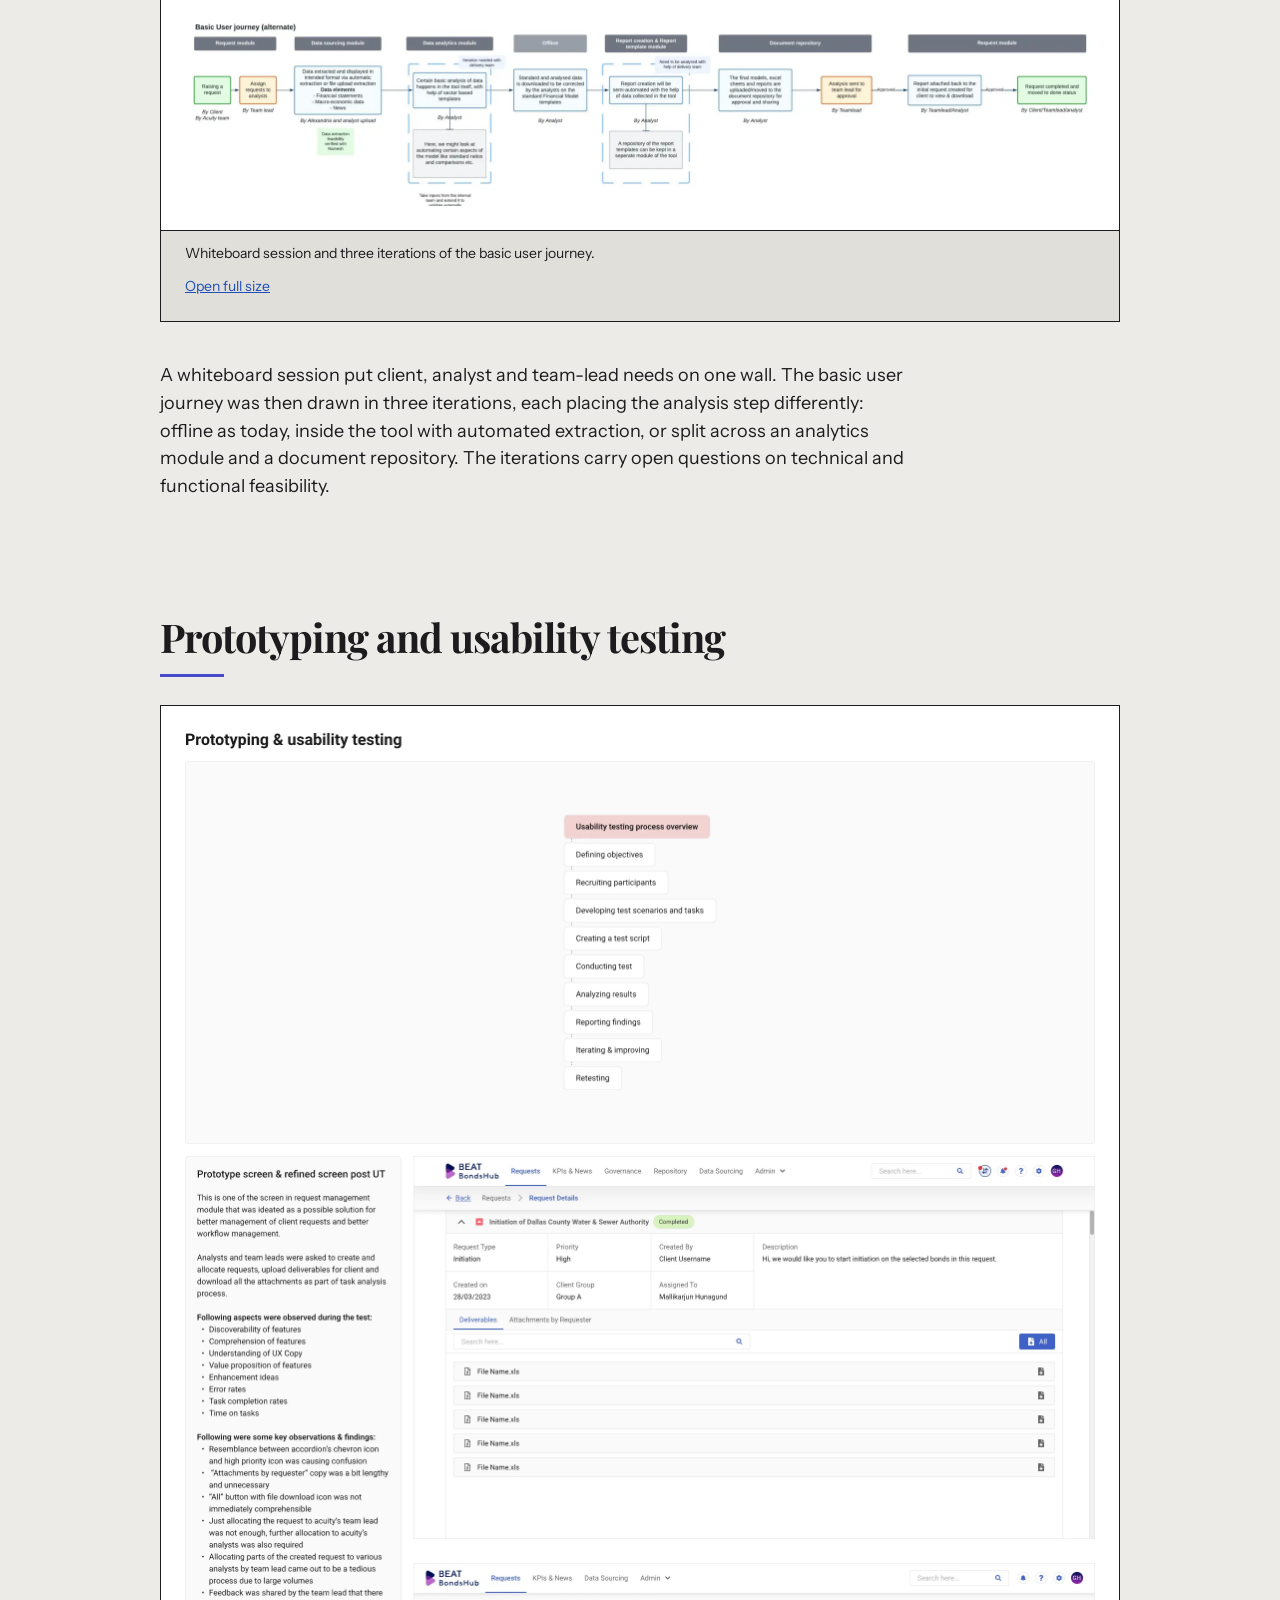
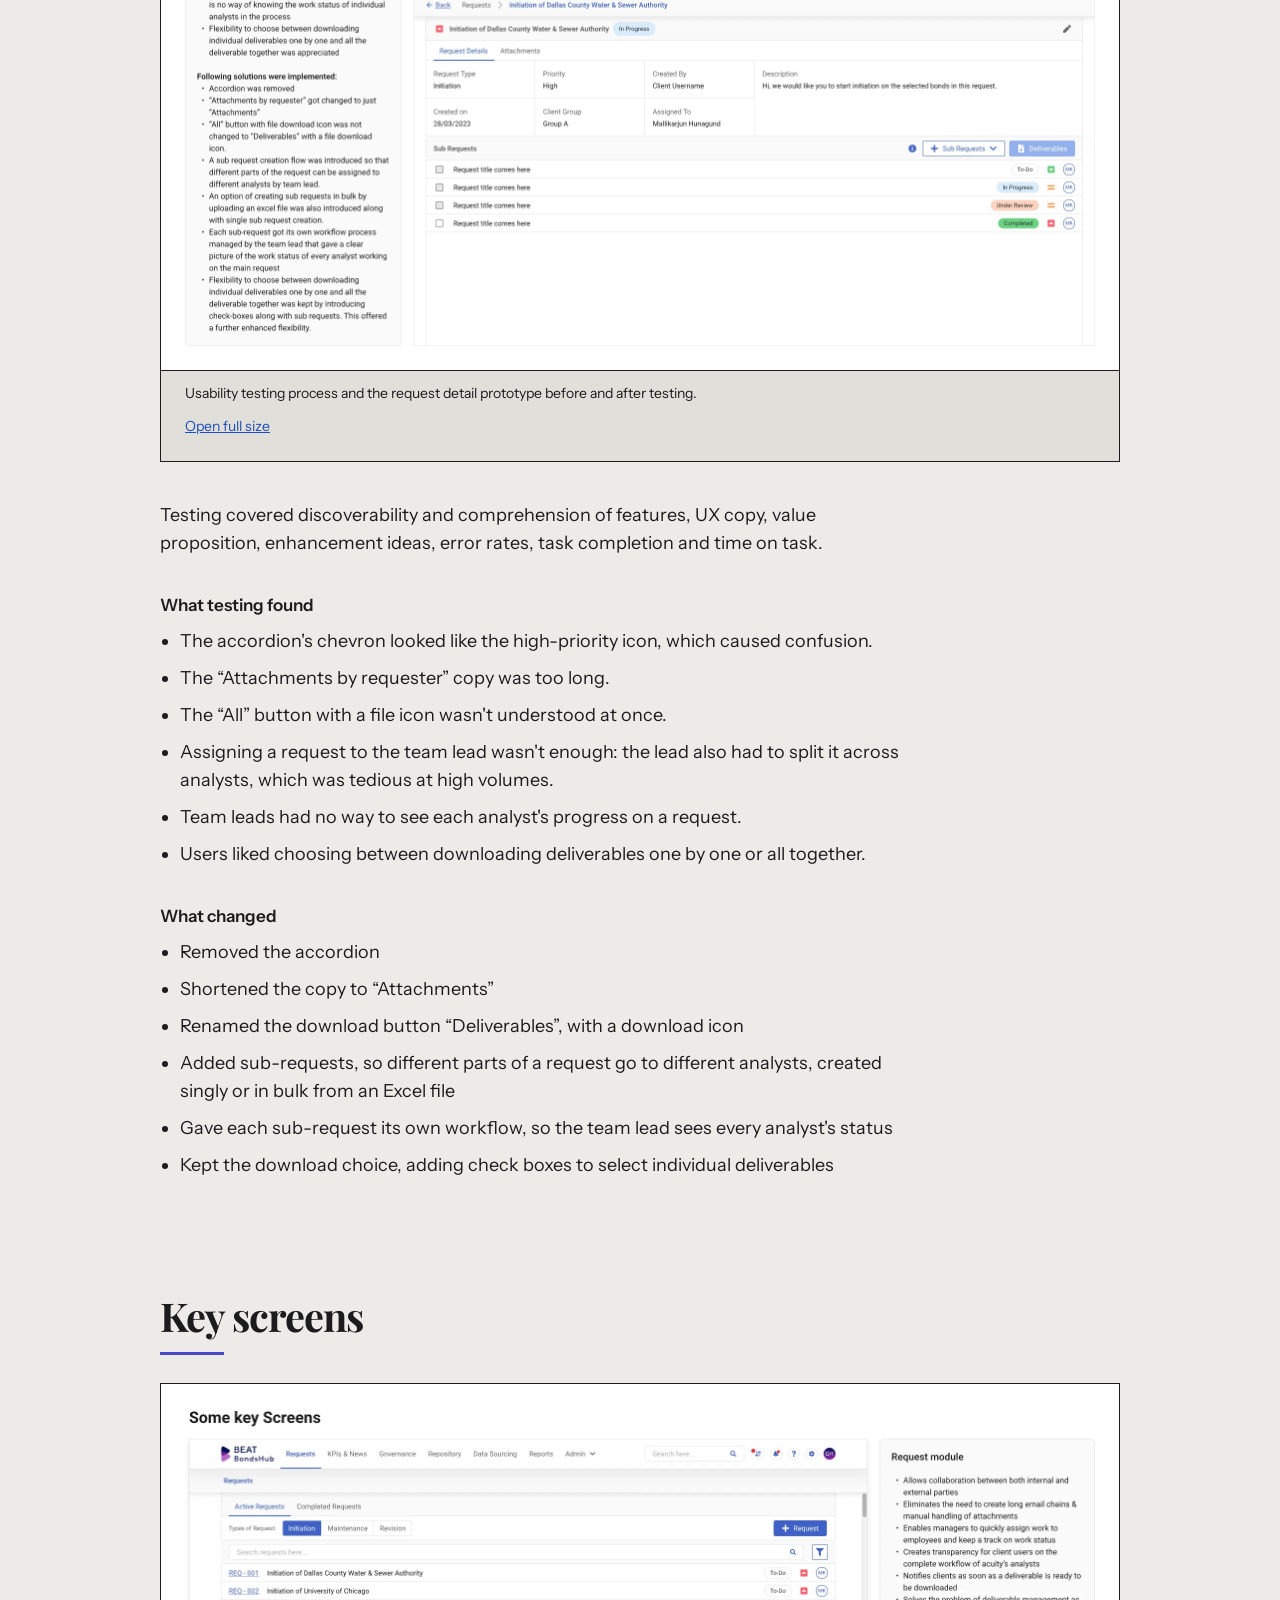
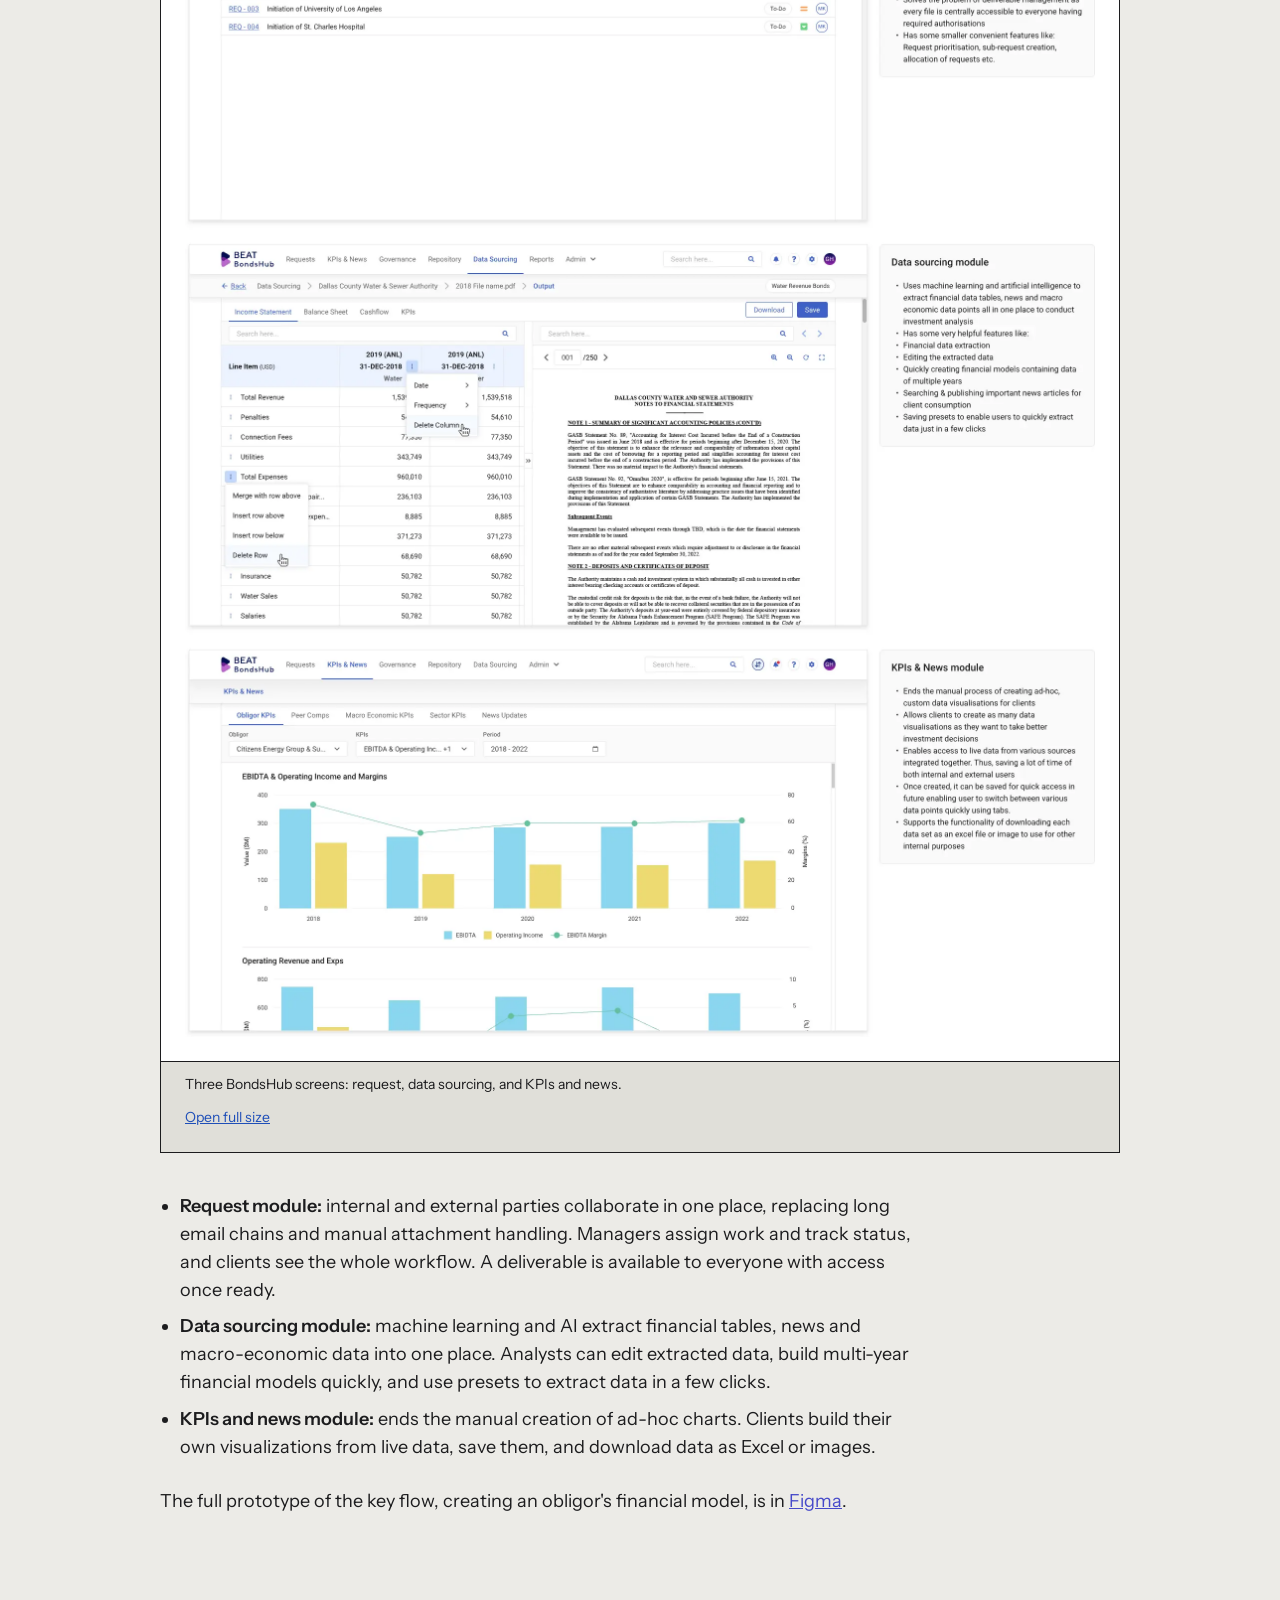
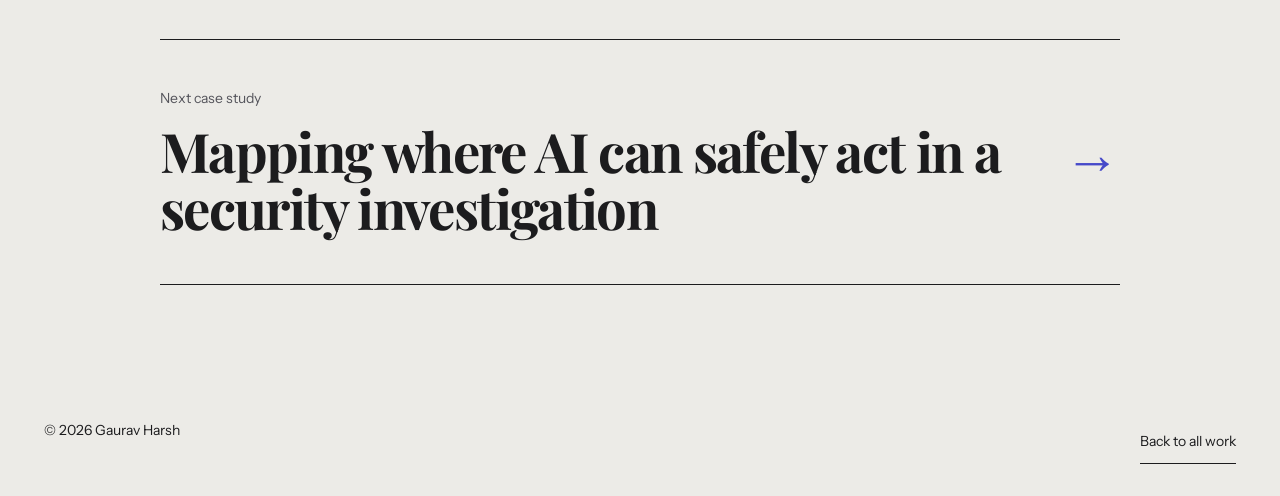
<file: work/municipal-bonds.html>
<!doctype html>
<html lang="en" class="no-js">
<head>
<meta charset="utf-8">
<meta name="viewport" content="width=device-width, initial-scale=1">
<title>Cutting a 40-hour bond analysis to 28 hours — Gaurav Harsh</title>
<meta name="description" content="Research and design for BondsHub, a platform that automates municipal bond analysis: a 40-hour workflow cut to 28 hours.">
<meta name="theme-color" content="#ecebe7">
<link rel="canonical" href="https://gaurav-harsh.github.io/work/municipal-bonds.html">
<meta property="og:site_name" content="Gaurav Harsh">
<meta property="og:type" content="website">
<meta property="og:url" content="https://gaurav-harsh.github.io/work/municipal-bonds.html">
<meta property="og:title" content="Cutting a 40-hour bond analysis to 28 hours — Gaurav Harsh">
<meta property="og:description" content="Research and design for BondsHub, a platform that automates municipal bond analysis: a 40-hour workflow cut to 28 hours.">
<meta property="og:image" content="https://gaurav-harsh.github.io/assets/img/og.jpg">
<meta property="og:image:width" content="1200">
<meta property="og:image:height" content="630">
<meta property="og:image:alt" content="Gaurav Harsh, senior UX designer and researcher">
<meta name="twitter:card" content="summary_large_image">
<meta name="twitter:title" content="Cutting a 40-hour bond analysis to 28 hours — Gaurav Harsh">
<meta name="twitter:description" content="Research and design for BondsHub, a platform that automates municipal bond analysis: a 40-hour workflow cut to 28 hours.">
<meta name="twitter:image" content="https://gaurav-harsh.github.io/assets/img/og.jpg">
<link rel="icon" href="../assets/img/favicon.svg" type="image/svg+xml">
<link rel="apple-touch-icon" href="../assets/img/apple-touch-icon.png">
<link rel="preconnect" href="https://fonts.googleapis.com">
<link rel="preconnect" href="https://fonts.gstatic.com" crossorigin>
<link href="https://fonts.googleapis.com/css2?family=Caveat:wght@500&family=Instrument+Sans:wght@400;500;600&family=Playfair+Display:wght@500;700&display=swap" rel="stylesheet">
<link rel="stylesheet" href="../assets/css/tokens.css">
<link rel="stylesheet" href="../assets/css/site.css">
<link rel="stylesheet" href="../assets/css/case.css">
<script>document.documentElement.className="";</script>
</head>
<body>
<a class="skip" href="#main">Skip to content</a>
<header class="bar">
  <span>2026</span>
  <nav aria-label="Primary"><a href="../index.html#hello">About</a><a href="../index.html#work">Work</a><a href="../index.html#contact">Contact</a></nav>
  <span><a class="name" href="../">Gaurav Harsh</a><a class="where" href="../#work">work</a></span>
</header>

<main id="main">
<header class="case-head">
  <h1 class="rv">Cutting a 40-hour bond analysis to 28 hours</h1>
  <p class="lede">Analysts spent most of their time on manual data entry, not on judgment. The research pointed design at extraction first.</p>
  <dl class="facts"><div><dt>Product</dt><dd>BEAT BondsHub, a digitally managed service from Acuity Knowledge Partners</dd></div><div><dt>Methods</dt><dd>Secondary research, stakeholder interviews, contextual inquiry, shadowing, surveys, thematic analysis, usability testing</dd></div><div><dt>Research sample</dt><dd>19 participants: 11 analysts, 5 managers, 3 developers</dd></div><div><dt>Research plan</dt><dd>5 weeks, plus prototyping and usability testing</dd></div></dl>
</header>

<section class="block" aria-labelledby="s0">
  <h2 id="s0" class="rv">Results</h2>
  <div class="block-body rv">
    <table><caption class="sr">Reported results</caption><tbody><tr><th scope="row">Workflow</th><td>40 hours reduced to 28 hours, a 30% efficiency gain</td></tr><tr><th scope="row">Process</th><td>Manual, now automated</td></tr><tr><th scope="row">Customer satisfaction</th><td>80% CSAT to 90% CSAT</td></tr><tr><th scope="row">Timeline</th><td>All in 6 months, before the AI era</td></tr></tbody></table>
    <p>These figures are as reported on the project summary.</p>
  </div>
</section>

<section class="block" aria-labelledby="s1">
  <h2 id="s1" class="rv">What BondsHub is</h2>
  <div class="block-body rv">
    <p>BondsHub is a digitally managed service. Clients use a digital platform for workflow management, backed by municipal bond experts. It exists to give larger coverage of the municipal universe, a cost-effective alternative to fully manual analysis, faster turnaround, and a central, compliant data repository.</p>
    <ul><li><strong>Automated financial models</strong> built from extracted data</li><li><strong>KPI-driven analytics</strong> by county, sector and district, with macro-economic factors in one time frame</li><li><strong>Periodic news tracking</strong> with summaries in several output formats</li><li><strong>User and data traceability:</strong> who did what, and when</li><li><strong>Quality checks</strong> through data validation, with several rounds of maker and checker rules</li><li><strong>Several AI engines</strong>, via APIs, to extract and analyse data from financial, macro-economic and news sources</li></ul>
  </div>
</section>

<section class="block" aria-labelledby="s2">
  <h2 id="s2" class="rv">Research design</h2>
  <div class="block-body rv">
    <p>The plan ran in five phases: secondary research (week 1), research planning (week 2), primary research (weeks 3 and 4), analysis and synthesis (week 5), then prototyping and usability testing.</p>
    <figure class="fig rv ig" role="group" aria-label="Research methodology in five phases"><div class="fig-panel"><span class="t">Methodology overview</span><div class="iflow"><div class="ib r"><b>Secondary research (week 1)</b><ul><li>Understanding domain</li><li>Proto-persona study</li><li>Roles and responsibilities</li><li>Workflow and processes</li></ul></div><i aria-hidden="true"></i><div class="ib r"><b>Research planning (week 2)</b><ul><li>Sample recruitment plan</li><li>Research questions</li><li>Interview script and probing points</li><li>Note-taking sheet</li></ul></div><i aria-hidden="true"></i><div class="ib r"><b>Primary research (weeks 3 to 4)</b><ul><li>Stakeholder interviews</li><li>User research: contextual inquiry, shadowing</li><li>Surveys</li></ul></div><i aria-hidden="true"></i><div class="ib r"><b>Analysis and synthesis (week 5)</b><ul><li>Data organization</li><li>Thematic analysis</li><li>Affinity mapping</li><li>Persona creation</li><li>User journey mapping</li></ul></div><i aria-hidden="true"></i><div class="ib r"><b>Prototyping and usability testing</b><ul><li>Prototyping</li><li>Task analysis</li><li>Feedback loop</li><li>Pilot testing</li></ul></div></div></div><figcaption>Research questions and sample are listed in the text around this figure.</figcaption></figure>
    <h3>Secondary research</h3>
    <p>Research started with the domain: what municipal bonds are and their types, their investment characteristics, how analysis and evaluation work, who the key players are, and what financial analysts do. That produced a proto-persona and a first map of roles, workflows and processes.</p>
    <h3>Primary research</h3>
    <p>Stakeholder interviews, contextual inquiry and shadowing, and surveys.</p>
    <div class="tw"><table class="data"><caption class="sr">Research sample</caption><thead><tr><th scope="col">Group</th><th scope="col">User type</th><th scope="col">Sample</th></tr></thead><tbody><tr><td>A</td><td>Municipal bonds research analysts</td><td>11</td></tr><tr><td>B</td><td>Research managers</td><td>5</td></tr><tr><td>C</td><td>Development team members</td><td>3</td></tr></tbody></table></div>
    <h3>The questions that mattered</h3>
    <ul><li>What are the step-by-step processes the research team follows today?</li><li>Which tasks in the workflow take the most time?</li><li>What frustrates analysts about existing tools and processes?</li><li>What do clients need in data presentation, report accuracy and accessibility, and how do they use the reports?</li><li>What are the current metrics for time spent, error rates, client satisfaction and retention, and how will we measure improvement after launch?</li></ul>
  </div>
</section>

<section class="block" aria-labelledby="s3">
  <h2 id="s3" class="rv">What the research showed</h2>
  <div class="block-body rv">
    <p>Synthesis used data organization, thematic analysis, affinity mapping, personas and journey mapping. Eight insights shaped the design.</p>
    <ul><li><strong>Prioritize sourcing and analysis over management and output.</strong> These two phases carry the friction.</li><li><strong>Solve extraction, not analysis.</strong> The analyst's core need is removing manual data entry from tables, text and screenshots, not decision support.</li><li><strong>Skip source verification.</strong> Trust in the main disclosure source and in agency data is already established, so effort belongs in retrieval and structure.</li><li><strong>Design a flexible skeleton, not a fixed template.</strong> Report structure stays consistent while section content changes by sector and client.</li><li><strong>Templatize analysis the way output already is.</strong> Predefined structure, not less work, is what turns tedium into satisfaction.</li><li><strong>Separate the routine from the rare.</strong> Fast aggregation for multi-source gathering, and a separate fallback path for scanned or protected PDFs.</li><li><strong>Segment by issue type, not just by client.</strong> Revenue bonds and general obligation bonds need very different depth of analysis.</li><li><strong>Optimize for time per issuer, not quality.</strong> Analysts trust their judgment, so the success metric is speed to an accurate output.</li></ul>
    <h3>Three personas</h3>
    <ul><li><strong>Acuity analyst</strong> (25 to 35, 3 to 7 years in municipal bonds): sources data from primary, secondary and tertiary sources and builds models. Pain points: manual data entry, and scanned or protected PDFs. &ldquo;Manual data entry can be very time-consuming, especially with protected PDFs.&rdquo;</li><li><strong>Acuity team lead</strong> (35 to 45, 10+ years): reviews and approves models and reports, and spreads workload across analysts. Pain points: consistency across client formats, and workload distribution.</li><li><strong>Client analyst</strong> (30 to 40, 5 to 10 years): reviews Acuity's output to make investment decisions. Pain points: confirming the data is complete, and understanding detail in complex reports.</li></ul>
    <h3>Journey mapping the analyst</h3>
    <figure class="fig rv"><div class="fig-panel"><img src="../assets/img/muni-journey.webp" width="1500" height="2492" loading="lazy" alt="Journey map for the Acuity analyst across four stages: data sourcing, data management, data analysis, data output, with activities, sentiment and pain points per stage."></div><figcaption>Journey map for the Acuity analyst across four stages. <a href="../assets/img/muni-journey.webp" target="_blank" rel="noopener">Open full size</a></figcaption></figure>
    <ul><li><strong>Data sourcing:</strong> frustrating. News and macro-economic data are unstructured and scattered, while the main filings sit in 3 to 4 known places and take about half an hour to an hour per issuer.</li><li><strong>Data management:</strong> neutral and routine, with no pain points.</li><li><strong>Data analysis:</strong> tedious. Manual entry from each file is the biggest pain point, and scanned or protected PDFs can take a day or two to extract.</li><li><strong>Data output:</strong> satisfied. The report format is predefined, in a Word file whose sections change by client.</li></ul>
  </div>
</section>

<section class="block" aria-labelledby="s4">
  <h2 id="s4" class="rv">Ideation</h2>
  <div class="block-body rv">
    <figure class="fig rv"><div class="fig-panel"><img src="../assets/img/muni-ideation.webp" width="1824" height="2544" loading="lazy" alt="A whiteboard session mapping client, analyst and team lead needs, followed by three iterations of the basic user journey through request, data sourcing, analysis, report template and approval modules."></div><figcaption>Whiteboard session and three iterations of the basic user journey. <a href="../assets/img/muni-ideation.webp" target="_blank" rel="noopener">Open full size</a></figcaption></figure>
    <p>A whiteboard session put client, analyst and team-lead needs on one wall. The basic user journey was then drawn in three iterations, each placing the analysis step differently: offline as today, inside the tool with automated extraction, or split across an analytics module and a document repository. The iterations carry open questions on technical and functional feasibility.</p>
  </div>
</section>

<section class="block" aria-labelledby="s5">
  <h2 id="s5" class="rv">Prototyping and usability testing</h2>
  <div class="block-body rv">
    <figure class="fig rv"><div class="fig-panel"><img src="../assets/img/muni-usability.webp" width="1824" height="2438" loading="lazy" alt="Usability testing process (defining objectives through retesting), then the request detail prototype before and after testing, with the list of findings and the solutions implemented."></div><figcaption>Usability testing process and the request detail prototype before and after testing. <a href="../assets/img/muni-usability.webp" target="_blank" rel="noopener">Open full size</a></figcaption></figure>
    <p>Testing covered discoverability and comprehension of features, UX copy, value proposition, enhancement ideas, error rates, task completion and time on task.</p>
    <h3>What testing found</h3>
    <ul><li>The accordion's chevron looked like the high-priority icon, which caused confusion.</li><li>The &ldquo;Attachments by requester&rdquo; copy was too long.</li><li>The &ldquo;All&rdquo; button with a file icon wasn't understood at once.</li><li>Assigning a request to the team lead wasn't enough: the lead also had to split it across analysts, which was tedious at high volumes.</li><li>Team leads had no way to see each analyst's progress on a request.</li><li>Users liked choosing between downloading deliverables one by one or all together.</li></ul>
    <h3>What changed</h3>
    <ul><li>Removed the accordion</li><li>Shortened the copy to &ldquo;Attachments&rdquo;</li><li>Renamed the download button &ldquo;Deliverables&rdquo;, with a download icon</li><li>Added sub-requests, so different parts of a request go to different analysts, created singly or in bulk from an Excel file</li><li>Gave each sub-request its own workflow, so the team lead sees every analyst's status</li><li>Kept the download choice, adding check boxes to select individual deliverables</li></ul>
  </div>
</section>

<section class="block" aria-labelledby="s6">
  <h2 id="s6" class="rv">Key screens</h2>
  <div class="block-body rv">
    <figure class="fig rv"><div class="fig-panel"><img src="../assets/img/muni-screens.webp" width="1832" height="2474" loading="lazy" alt="Three BondsHub screens: the request module, the data sourcing module with extracted financial tables beside the source PDF, and the KPIs and news module with charts."></div><figcaption>Three BondsHub screens: request, data sourcing, and KPIs and news. <a href="../assets/img/muni-screens.webp" target="_blank" rel="noopener">Open full size</a></figcaption></figure>
    <ul><li><strong>Request module:</strong> internal and external parties collaborate in one place, replacing long email chains and manual attachment handling. Managers assign work and track status, and clients see the whole workflow. A deliverable is available to everyone with access once ready.</li><li><strong>Data sourcing module:</strong> machine learning and AI extract financial tables, news and macro-economic data into one place. Analysts can edit extracted data, build multi-year financial models quickly, and use presets to extract data in a few clicks.</li><li><strong>KPIs and news module:</strong> ends the manual creation of ad-hoc charts. Clients build their own visualizations from live data, save them, and download data as Excel or images.</li></ul>
    <p>The full prototype of the key flow, creating an obligor's financial model, is in <a href="https://www.figma.com/proto/c723b2P3UKGEt2lspZ86jK/Untitled?node-id=301-19423&amp;t=OU0Y5YLUlI3nLuZV-1&amp;scaling=scale-down&amp;content-scaling=fixed&amp;page-id=301%3A17947&amp;starting-point-node-id=301%3A19423" rel="noopener">Figma</a>.</p>
  </div>
</section>
</main>

<a class="next" href="soc-ai-native-research.html"><span class="next-text"><span>Next case study</span><strong>Mapping where AI can safely act in a security investigation</strong></span><span class="next-arrow" aria-hidden="true">&#8594;</span></a>
<footer class="foot"><span>© 2026 Gaurav Harsh</span><a href="../">Back to all work</a></footer>
<script src="../assets/js/site.js"></script>
</body>
</html>
</file>
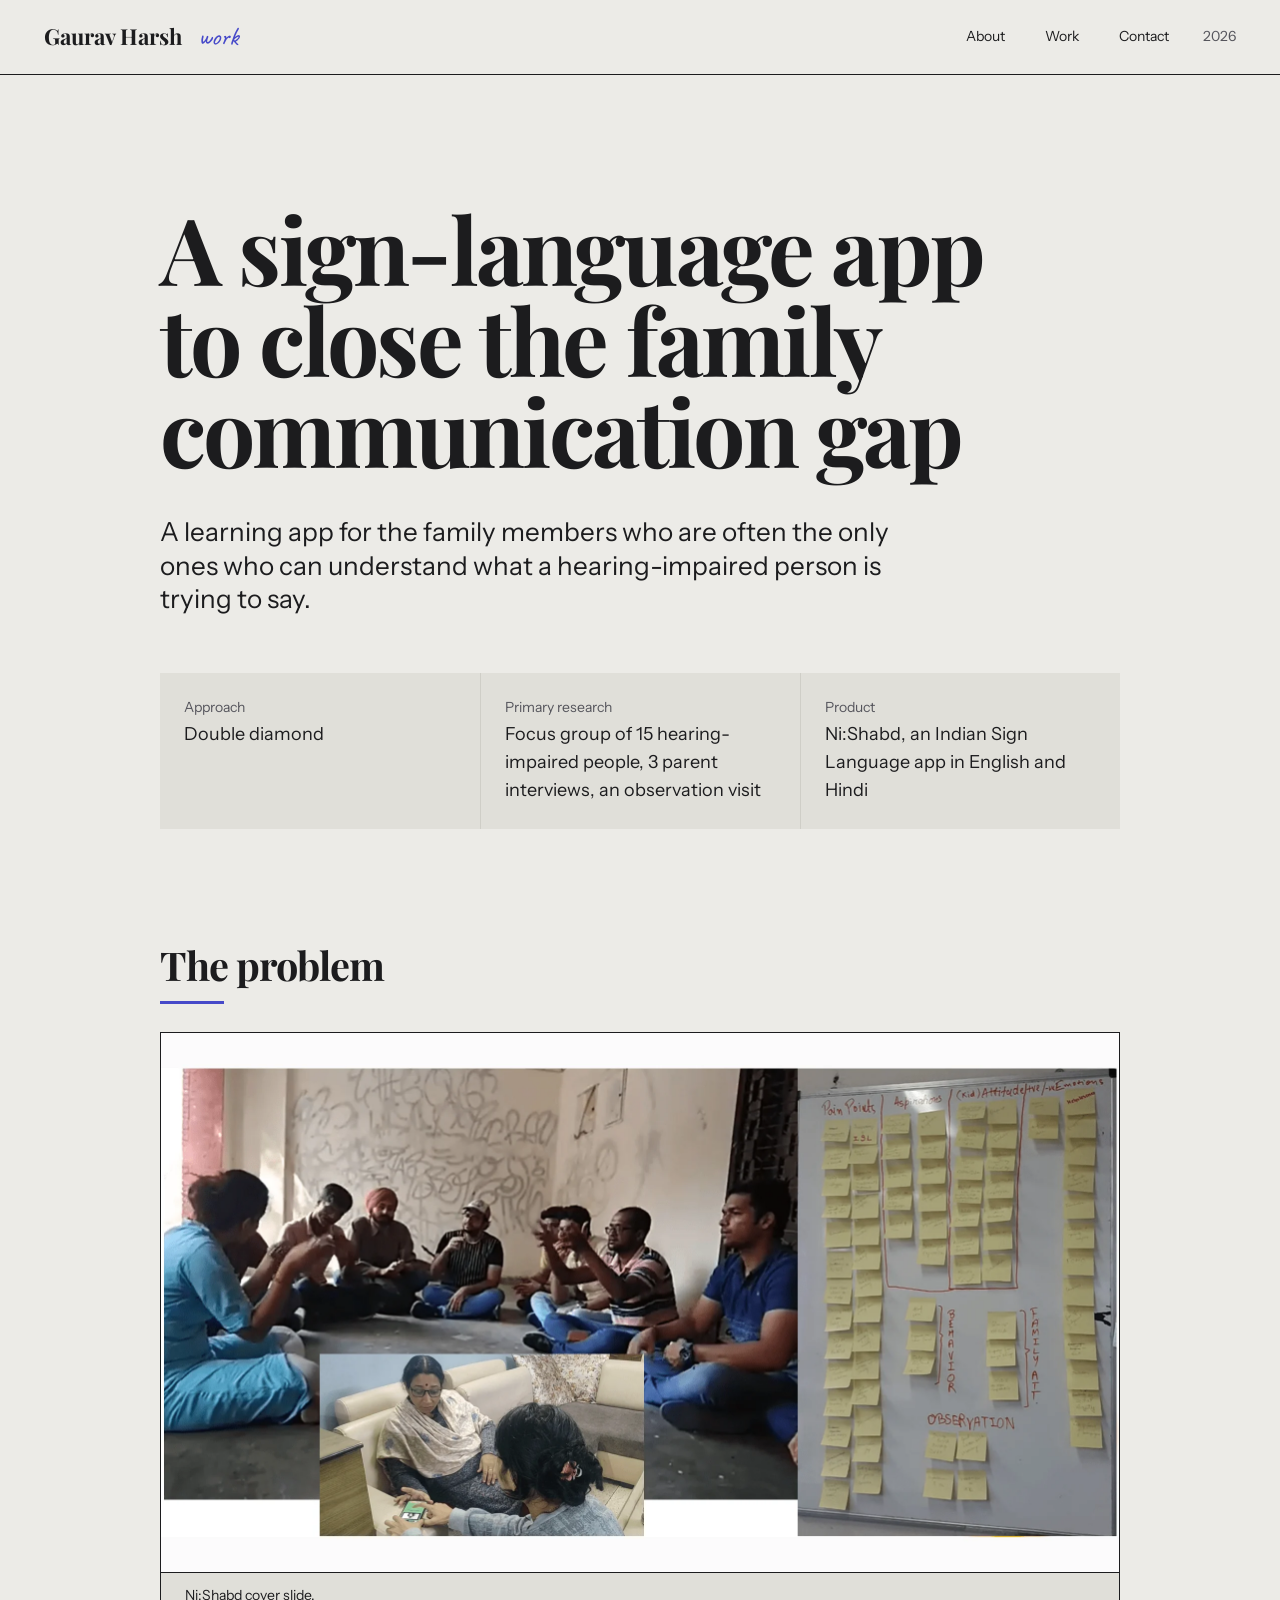
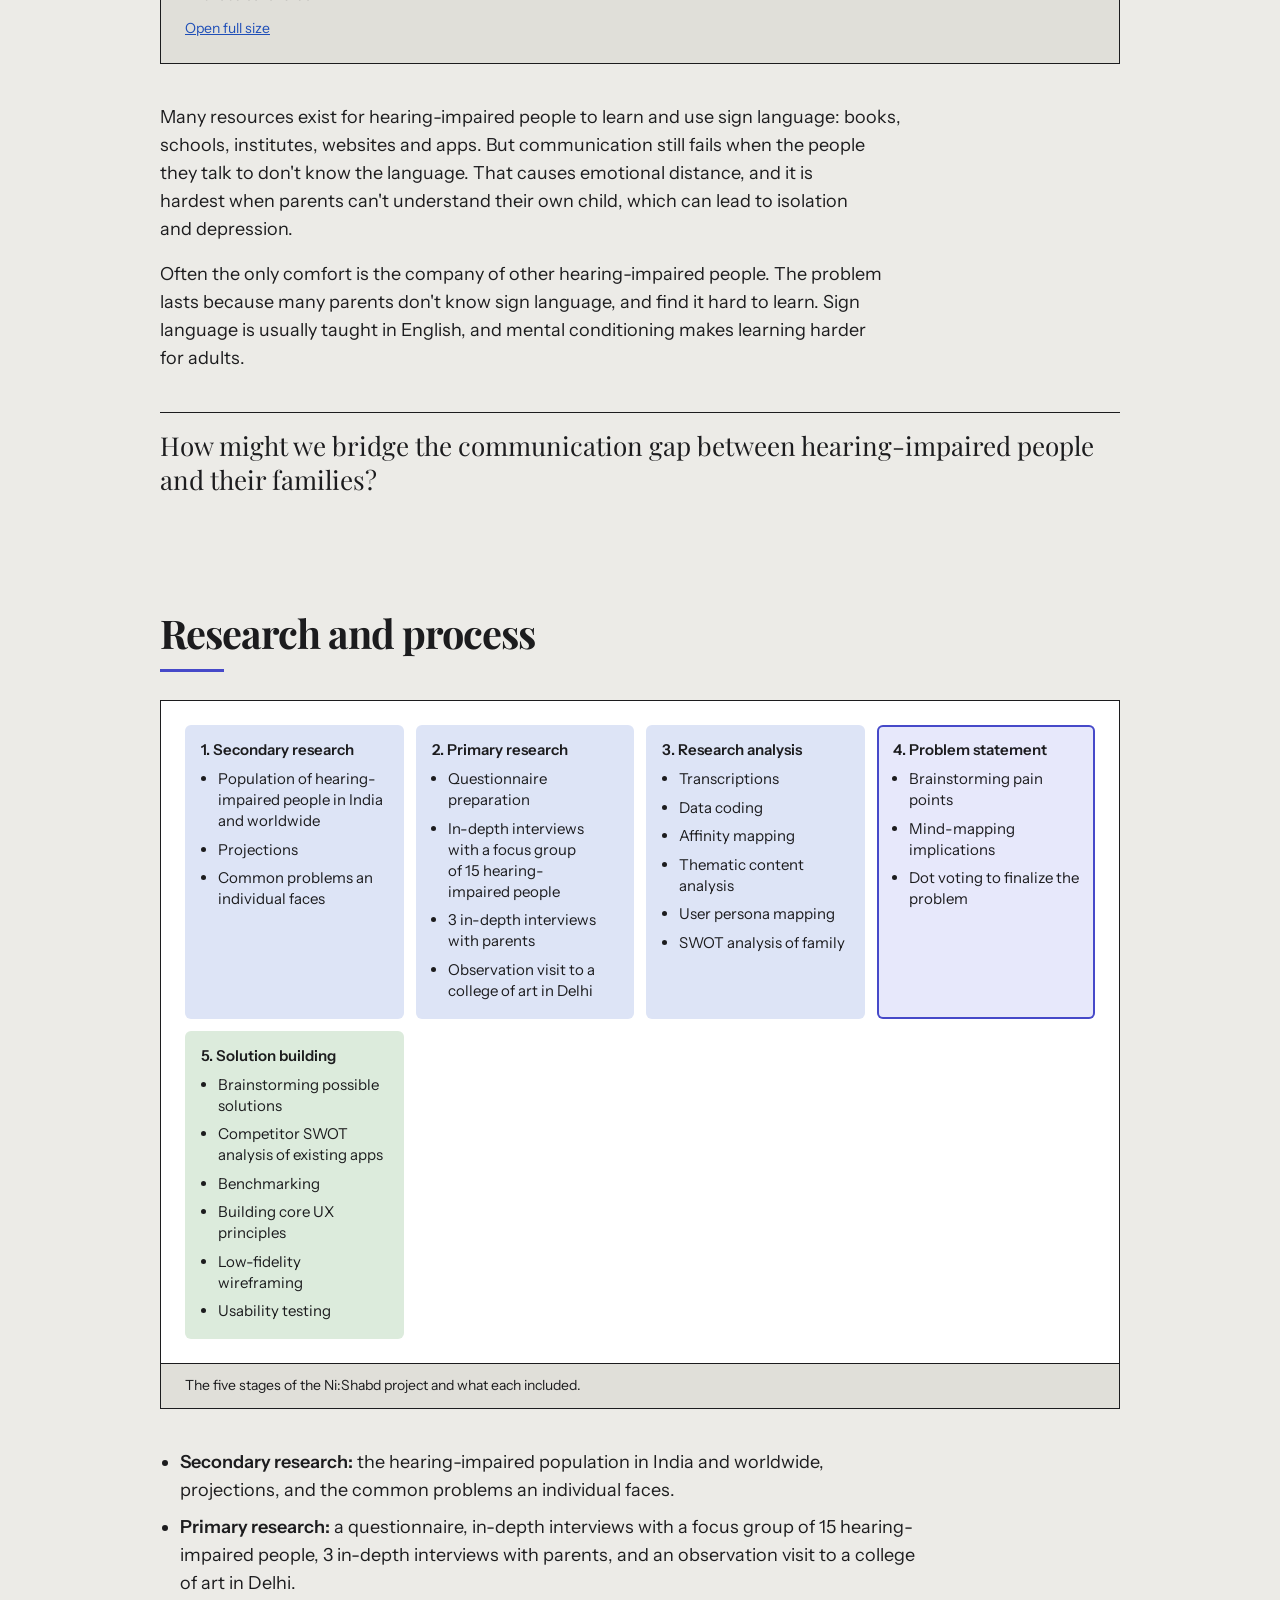
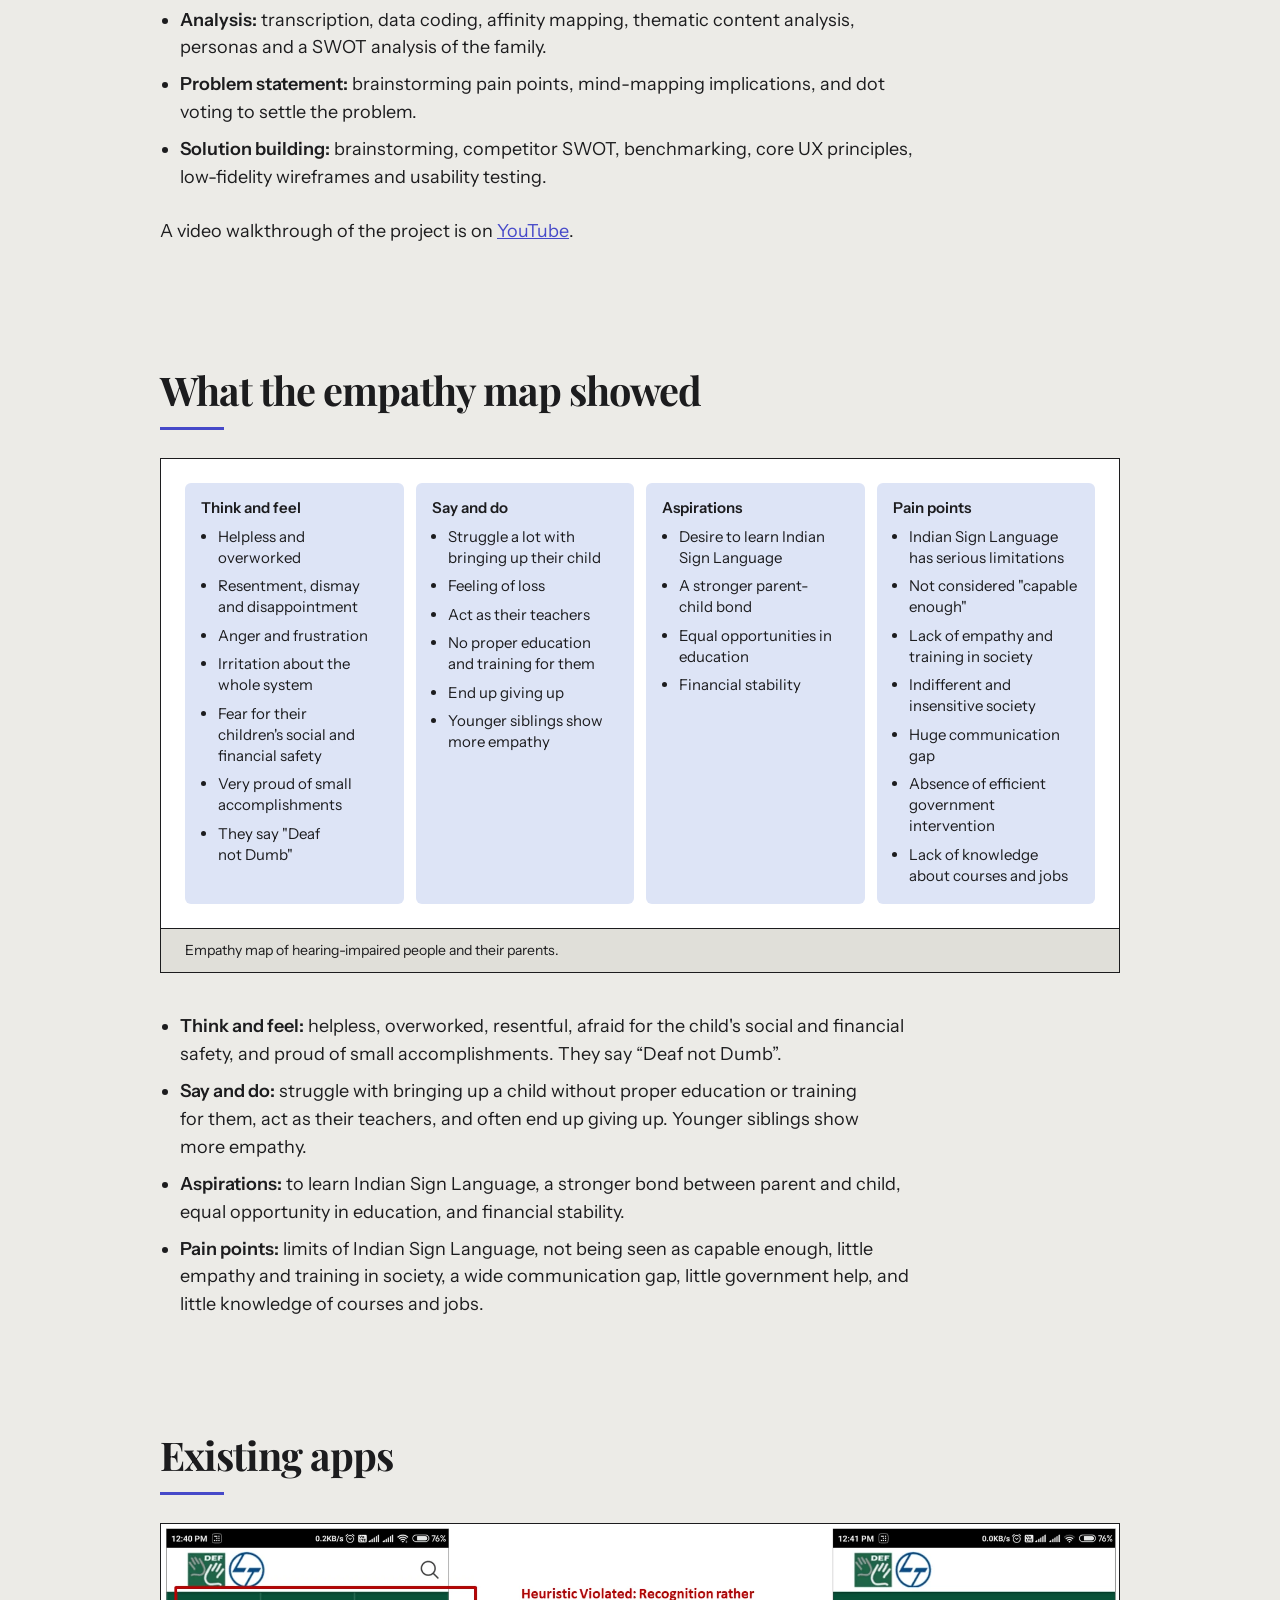
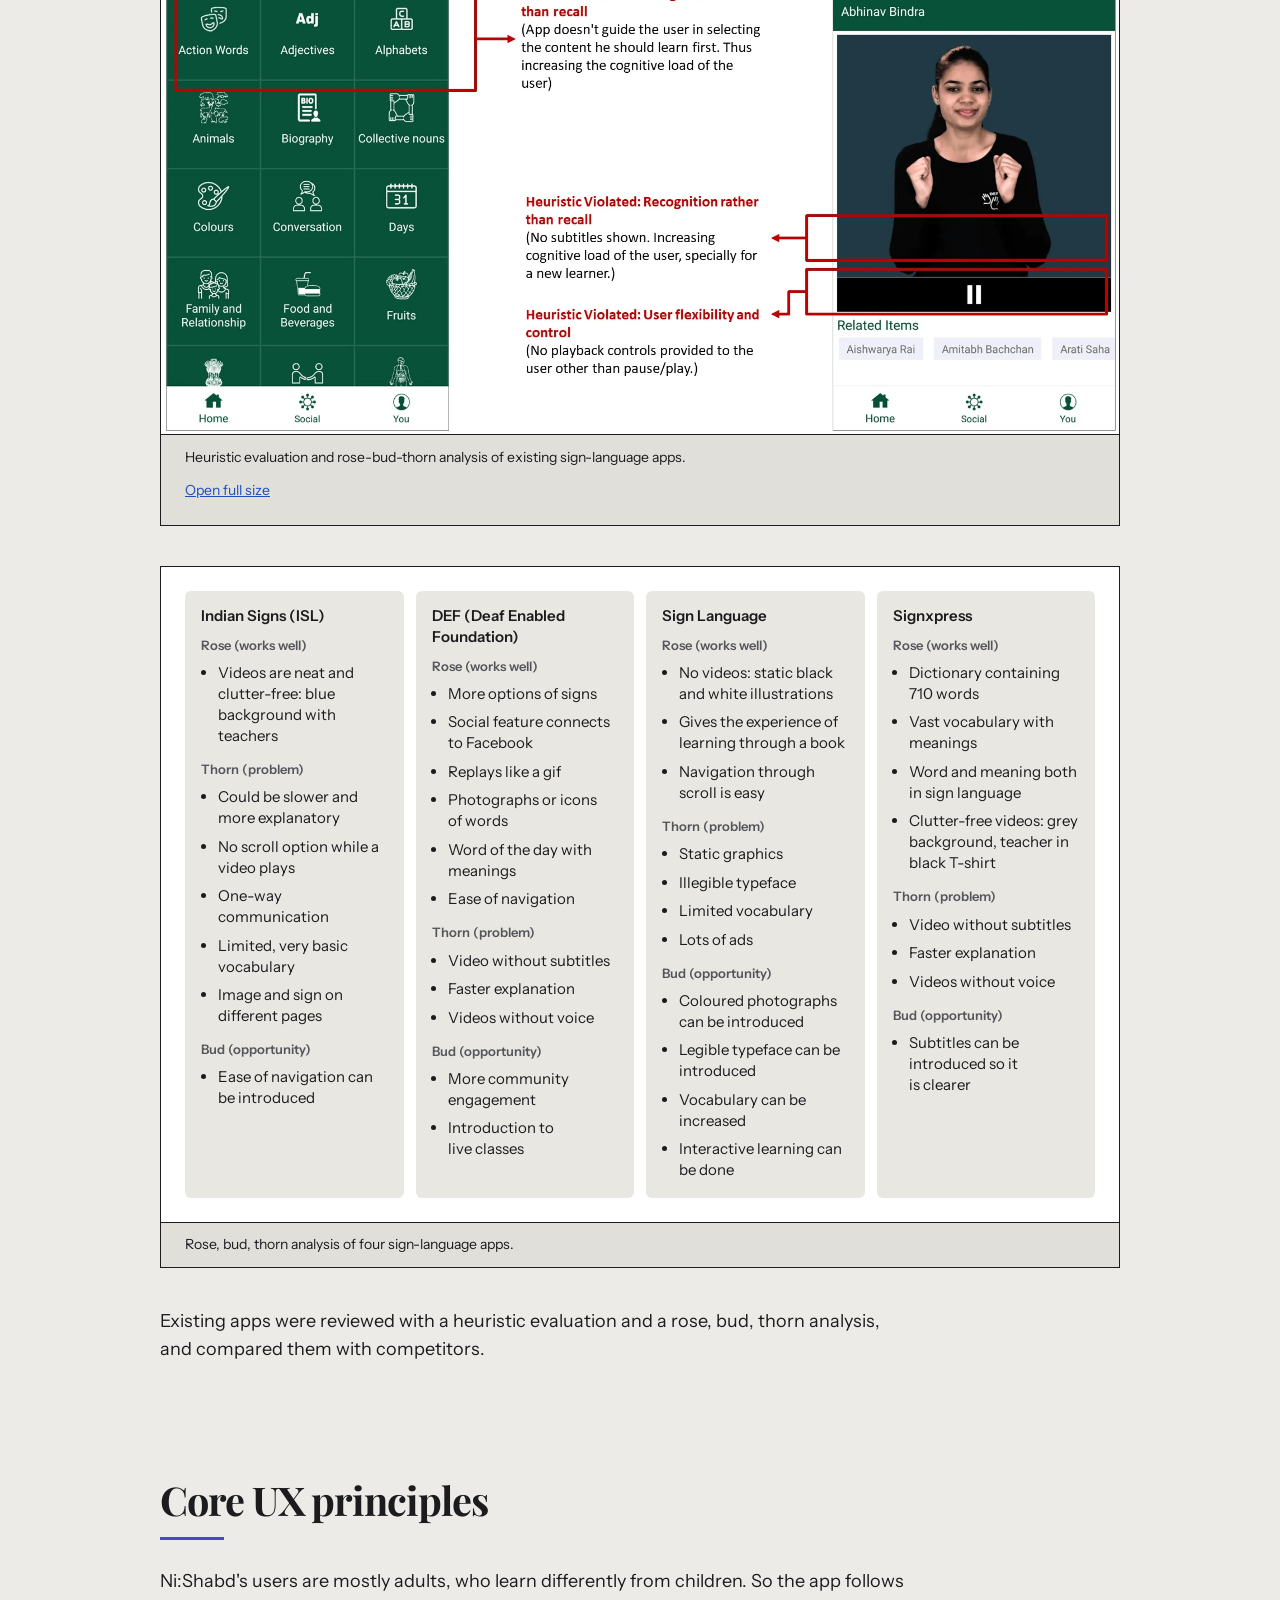
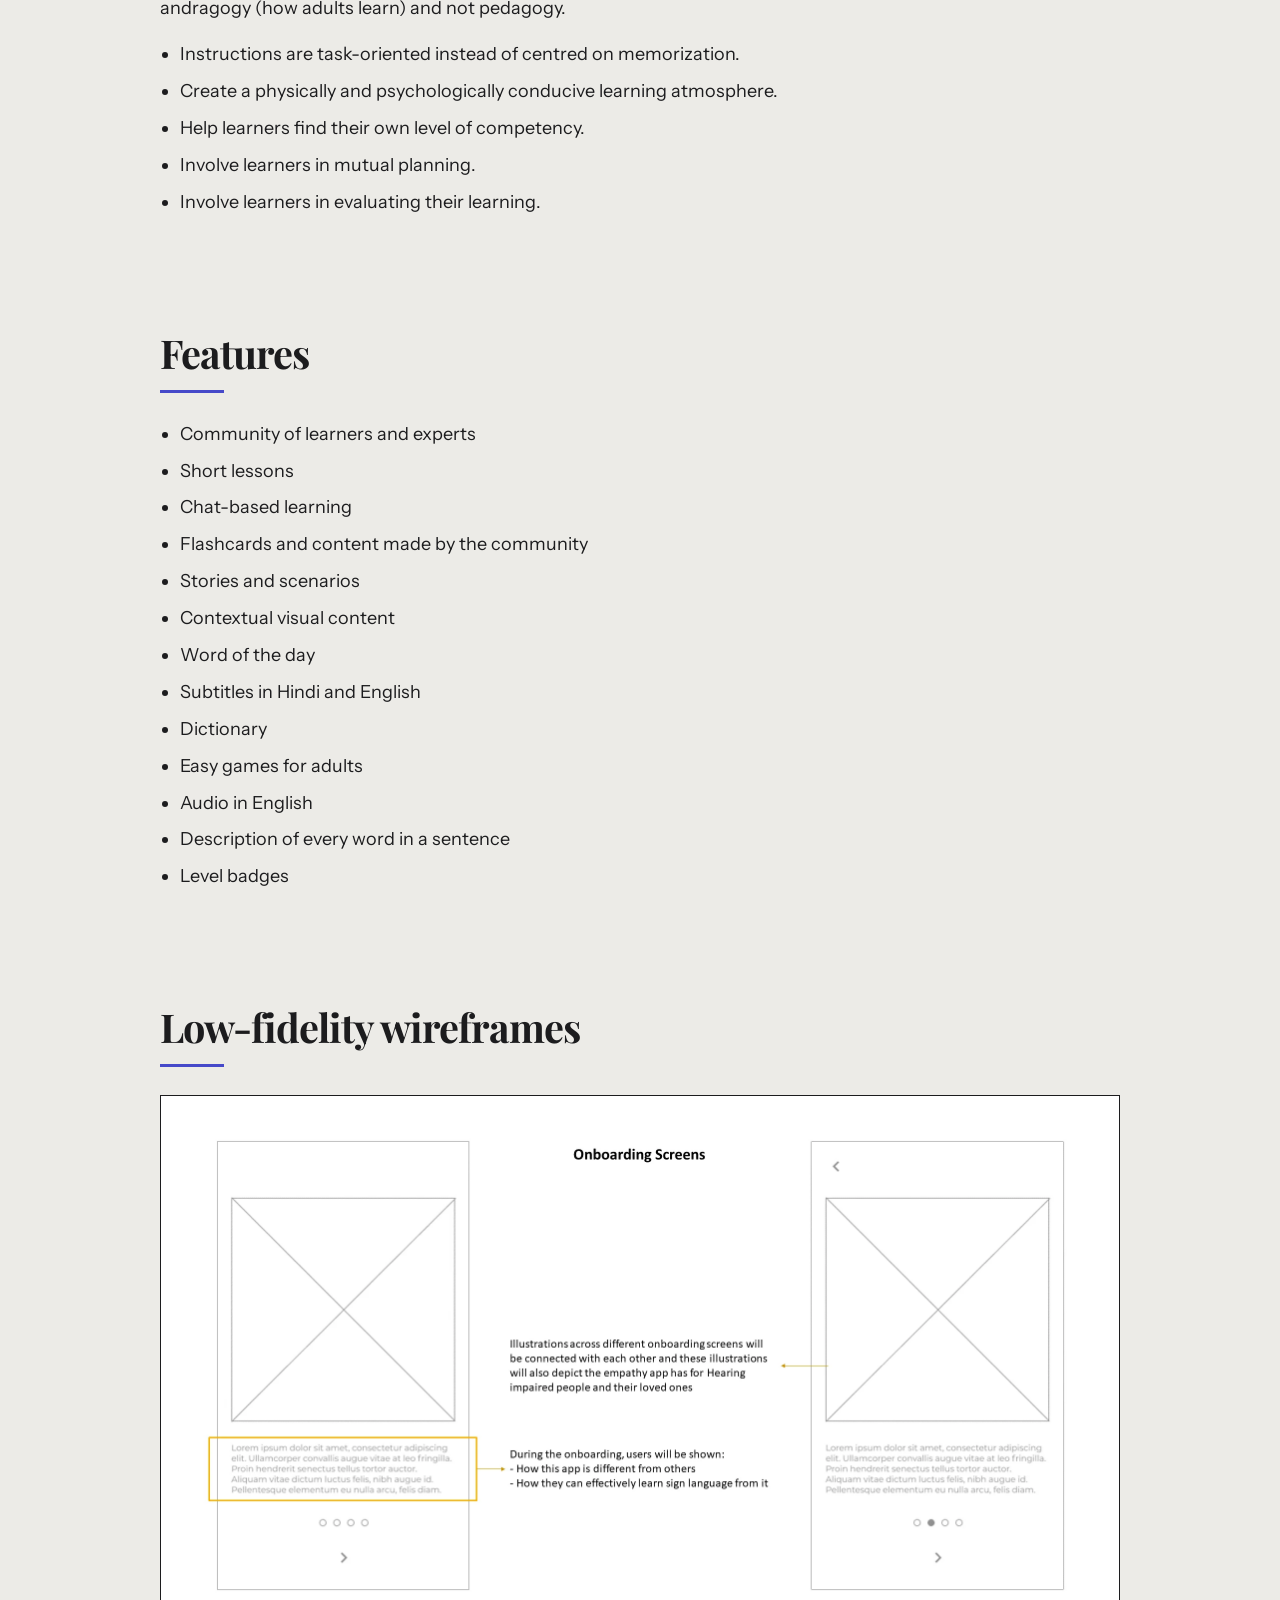
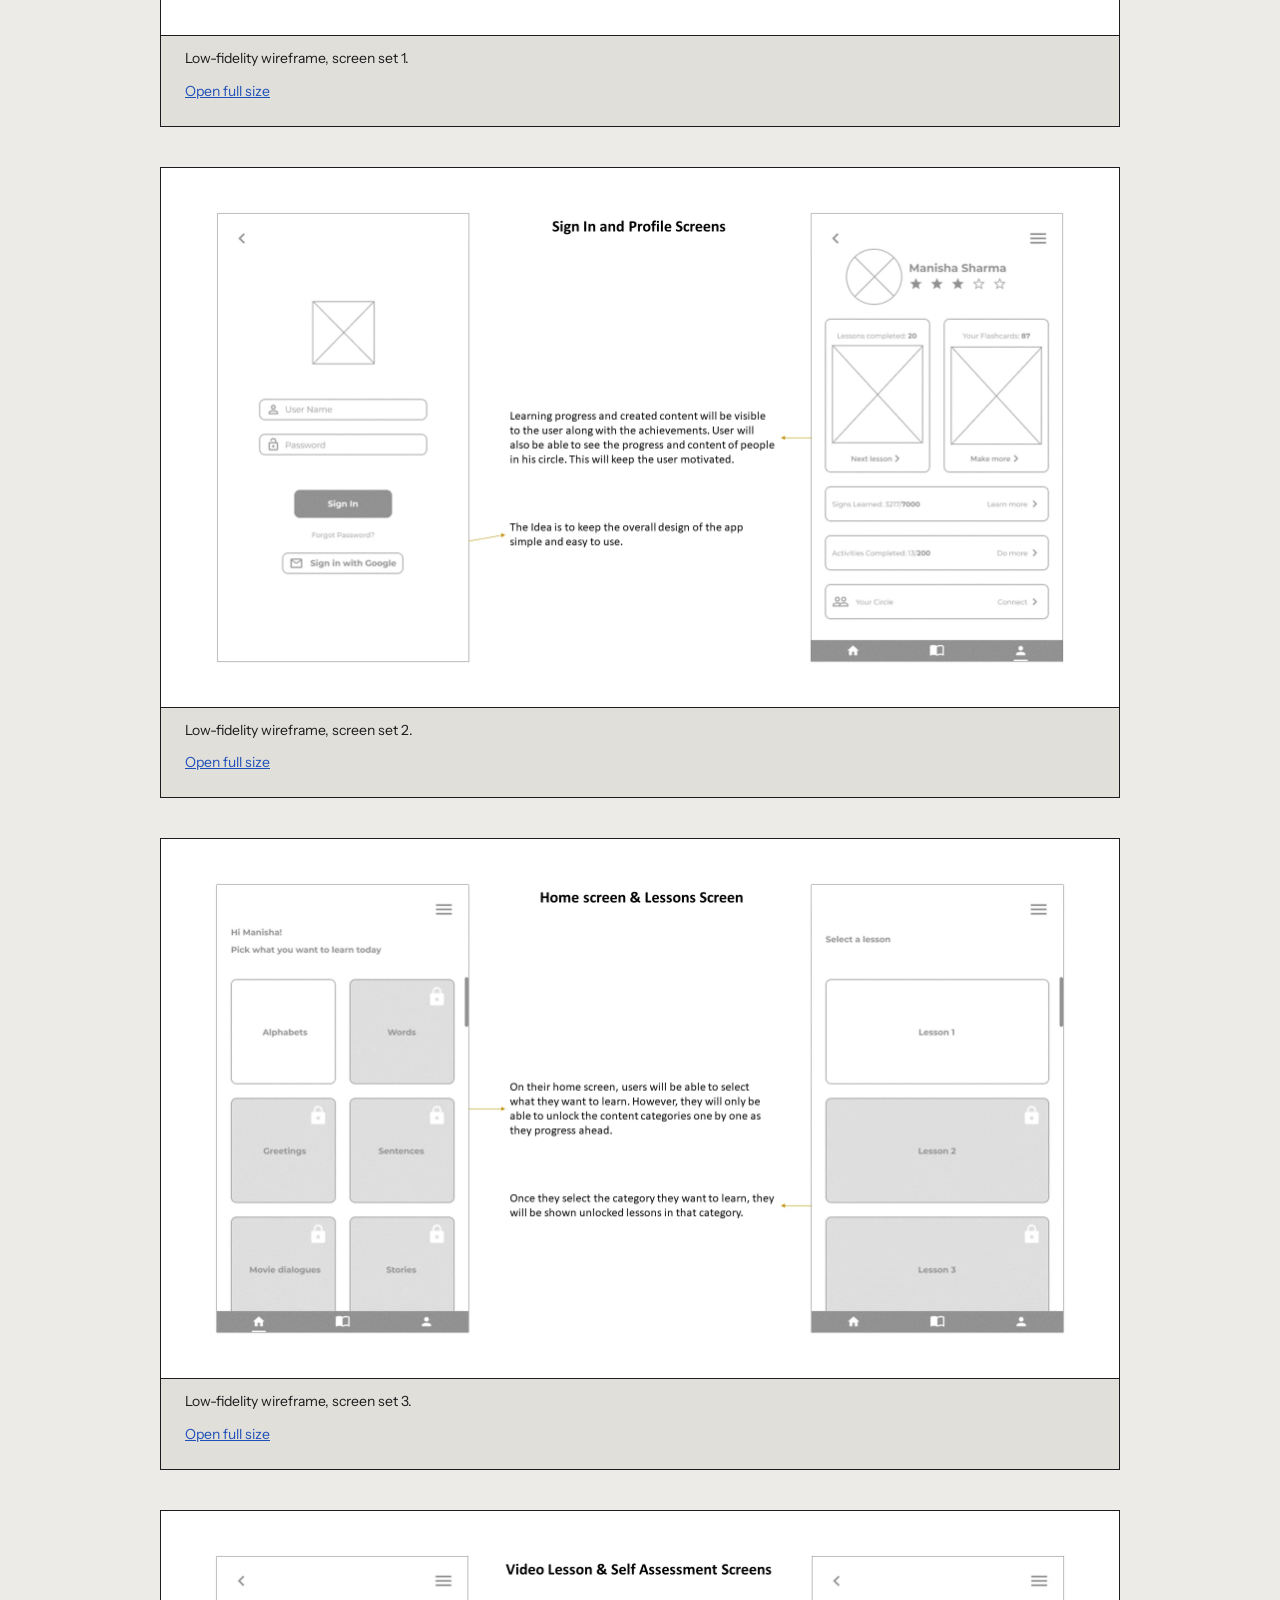
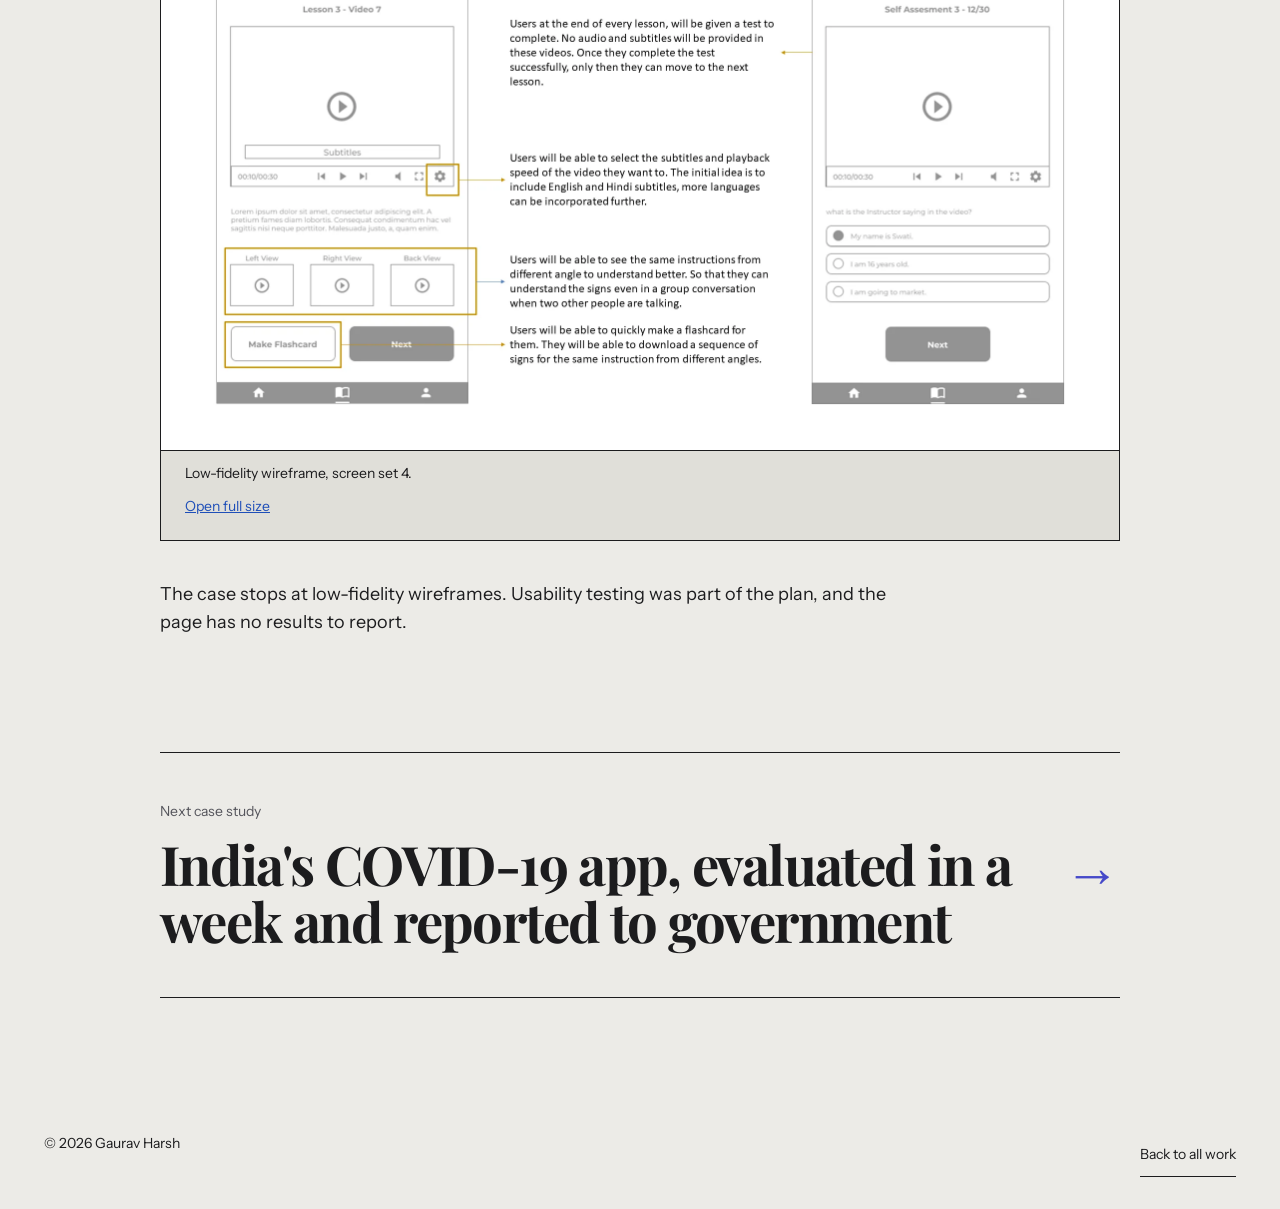
<file: work/nishabd.html>
<!doctype html>
<html lang="en" class="no-js">
<head>
<meta charset="utf-8">
<meta name="viewport" content="width=device-width, initial-scale=1">
<title>A sign-language app to close the family communication gap — Gaurav Harsh</title>
<meta name="description" content="A sign-language learning app that helps families communicate with a hearing-impaired relative, designed with the double diamond approach.">
<meta name="theme-color" content="#ecebe7">
<link rel="canonical" href="https://gaurav-harsh.github.io/work/nishabd.html">
<meta property="og:site_name" content="Gaurav Harsh">
<meta property="og:type" content="website">
<meta property="og:url" content="https://gaurav-harsh.github.io/work/nishabd.html">
<meta property="og:title" content="A sign-language app to close the family communication gap — Gaurav Harsh">
<meta property="og:description" content="A sign-language learning app that helps families communicate with a hearing-impaired relative, designed with the double diamond approach.">
<meta property="og:image" content="https://gaurav-harsh.github.io/assets/img/og.jpg">
<meta property="og:image:width" content="1200">
<meta property="og:image:height" content="630">
<meta property="og:image:alt" content="Gaurav Harsh, senior UX designer and researcher">
<meta name="twitter:card" content="summary_large_image">
<meta name="twitter:title" content="A sign-language app to close the family communication gap — Gaurav Harsh">
<meta name="twitter:description" content="A sign-language learning app that helps families communicate with a hearing-impaired relative, designed with the double diamond approach.">
<meta name="twitter:image" content="https://gaurav-harsh.github.io/assets/img/og.jpg">
<link rel="icon" href="../assets/img/favicon.svg" type="image/svg+xml">
<link rel="apple-touch-icon" href="../assets/img/apple-touch-icon.png">
<link rel="preconnect" href="https://fonts.googleapis.com">
<link rel="preconnect" href="https://fonts.gstatic.com" crossorigin>
<link href="https://fonts.googleapis.com/css2?family=Caveat:wght@500&family=Instrument+Sans:wght@400;500;600&family=Playfair+Display:wght@500;700&display=swap" rel="stylesheet">
<link rel="stylesheet" href="../assets/css/tokens.css">
<link rel="stylesheet" href="../assets/css/site.css">
<link rel="stylesheet" href="../assets/css/case.css">
<script>document.documentElement.className="";</script>
</head>
<body>
<a class="skip" href="#main">Skip to content</a>
<header class="bar">
  <span>2026</span>
  <nav aria-label="Primary"><a href="../index.html#hello">About</a><a href="../index.html#work">Work</a><a href="../index.html#contact">Contact</a></nav>
  <span><a class="name" href="../">Gaurav Harsh</a><a class="where" href="../#work">work</a></span>
</header>

<main id="main">
<header class="case-head">
  <h1 class="rv">A sign-language app to close the family communication gap</h1>
  <p class="lede">A learning app for the family members who are often the only ones who can understand what a hearing-impaired person is trying to say.</p>
  <dl class="facts"><div><dt>Approach</dt><dd>Double diamond</dd></div><div><dt>Primary research</dt><dd>Focus group of 15 hearing-impaired people, 3 parent interviews, an observation visit</dd></div><div><dt>Product</dt><dd>Ni:Shabd, an Indian Sign Language app in English and Hindi</dd></div></dl>
</header>

<section class="block" aria-labelledby="s0">
  <h2 id="s0">The problem</h2>
  <div class="block-body rv">
    <figure class="fig rv"><img src="../assets/img/nishabd-desktop-2.webp" width="1920" height="1080" loading="lazy" alt="Ni:Shabd cover slide."><figcaption>Ni:Shabd cover slide.<a class="fig-open" href="../assets/img/nishabd-desktop-2.webp" target="_blank" rel="noopener" aria-label="Open full size: Ni:Shabd cover slide">Open full size</a></figcaption></figure>
    <p>Many resources exist for hearing-impaired people to learn and use sign language: books, schools, institutes, websites and apps. But communication still fails when the people they talk to don't know the language. That causes emotional distance, and it is hardest when parents can't understand their own child, which can lead to isolation and depression.</p>
    <p>Often the only comfort is the company of other hearing-impaired people. The problem lasts because many parents don't know sign language, and find it hard to learn. Sign language is usually taught in English, and mental conditioning makes learning harder for adults.</p>
    <p class="pull">How might we bridge the communication gap between hearing-impaired people and their families?</p>
  </div>
</section>

<section class="block" aria-labelledby="s1">
  <h2 id="s1">Research and process</h2>
  <div class="block-body rv">
    <figure class="fig rv ig" role="group" aria-label="The five stages of the Ni:Shabd project and what each included"><div class="fig-panel"><div class="igrid"><div class="ib b"><b>1. Secondary research</b><ul><li>Population of hearing-impaired people in India and worldwide</li><li>Projections</li><li>Common problems an individual faces</li></ul></div><div class="ib b"><b>2. Primary research</b><ul><li>Questionnaire preparation</li><li>In-depth interviews with a focus group of 15 hearing-impaired people</li><li>3 in-depth interviews with parents</li><li>Observation visit to a college of art in Delhi</li></ul></div><div class="ib b"><b>3. Research analysis</b><ul><li>Transcriptions</li><li>Data coding</li><li>Affinity mapping</li><li>Thematic content analysis</li><li>User persona mapping</li><li>SWOT analysis of family</li></ul></div><div class="ib f"><b>4. Problem statement</b><ul><li>Brainstorming pain points</li><li>Mind-mapping implications</li><li>Dot voting to finalize the problem</li></ul></div><div class="ib g"><b>5. Solution building</b><ul><li>Brainstorming possible solutions</li><li>Competitor SWOT analysis of existing apps</li><li>Benchmarking</li><li>Building core UX principles</li><li>Low-fidelity wireframing</li><li>Usability testing</li></ul></div></div></div><figcaption>The five stages of the Ni:Shabd project and what each included.</figcaption></figure>
    <ul><li><strong>Secondary research:</strong> the hearing-impaired population in India and worldwide, projections, and the common problems an individual faces.</li><li><strong>Primary research:</strong> a questionnaire, in-depth interviews with a focus group of 15 hearing-impaired people, 3 in-depth interviews with parents, and an observation visit to a college of art in Delhi.</li><li><strong>Analysis:</strong> transcription, data coding, affinity mapping, thematic content analysis, personas and a SWOT analysis of the family.</li><li><strong>Problem statement:</strong> brainstorming pain points, mind-mapping implications, and dot voting to settle the problem.</li><li><strong>Solution building:</strong> brainstorming, competitor SWOT, benchmarking, core UX principles, low-fidelity wireframes and usability testing.</li></ul>
    <p>A video walkthrough of the project is on <a href="https://youtu.be/hOTGlVRvCd8" rel="noopener">YouTube</a>.</p>
  </div>
</section>

<section class="block" aria-labelledby="s2">
  <h2 id="s2">What the empathy map showed</h2>
  <div class="block-body rv">
    <figure class="fig rv ig" role="group" aria-label="Empathy map of hearing-impaired people and their parents"><div class="fig-panel"><div class="igrid"><div class="ib b"><b>Think and feel</b><ul><li>Helpless and overworked</li><li>Resentment, dismay and disappointment</li><li>Anger and frustration</li><li>Irritation about the whole system</li><li>Fear for their children's social and financial safety</li><li>Very proud of small accomplishments</li><li>They say "Deaf not Dumb"</li></ul></div><div class="ib b"><b>Say and do</b><ul><li>Struggle a lot with bringing up their child</li><li>Feeling of loss</li><li>Act as their teachers</li><li>No proper education and training for them</li><li>End up giving up</li><li>Younger siblings show more empathy</li></ul></div><div class="ib b"><b>Aspirations</b><ul><li>Desire to learn Indian Sign Language</li><li>A stronger parent-child bond</li><li>Equal opportunities in education</li><li>Financial stability</li></ul></div><div class="ib b"><b>Pain points</b><ul><li>Indian Sign Language has serious limitations</li><li>Not considered "capable enough"</li><li>Lack of empathy and training in society</li><li>Indifferent and insensitive society</li><li>Huge communication gap</li><li>Absence of efficient government intervention</li><li>Lack of knowledge about courses and jobs</li></ul></div></div></div><figcaption>Empathy map of hearing-impaired people and their parents.</figcaption></figure>
    <ul><li><strong>Think and feel:</strong> helpless, overworked, resentful, afraid for the child's social and financial safety, and proud of small accomplishments. They say &ldquo;Deaf not Dumb&rdquo;.</li><li><strong>Say and do:</strong> struggle with bringing up a child without proper education or training for them, act as their teachers, and often end up giving up. Younger siblings show more empathy.</li><li><strong>Aspirations:</strong> to learn Indian Sign Language, a stronger bond between parent and child, equal opportunity in education, and financial stability.</li><li><strong>Pain points:</strong> limits of Indian Sign Language, not being seen as capable enough, little empathy and training in society, a wide communication gap, little government help, and little knowledge of courses and jobs.</li></ul>
  </div>
</section>

<section class="block" aria-labelledby="s3">
  <h2 id="s3">Existing apps</h2>
  <div class="block-body rv">
    <figure class="fig rv"><img src="../assets/img/nishabd-screens-0-e159193618.webp" width="1713" height="912" loading="lazy" alt="Heuristic evaluation and rose-bud-thorn analysis of existing sign-language apps."><figcaption>Heuristic evaluation and rose-bud-thorn analysis of existing sign-language apps.<a class="fig-open" href="../assets/img/nishabd-screens-0-e159193618.webp" target="_blank" rel="noopener" aria-label="Open full size: Heuristic evaluation and rose-bud-thorn analysis of existing sign-language apps">Open full size</a></figcaption></figure>
    <figure class="fig rv ig" role="group" aria-label="Rose, bud, thorn analysis of four sign-language apps"><div class="fig-panel"><div class="igrid"><div class="ib"><b>Indian Signs (ISL)</b><dl class="idl" style="margin-top:10px"><div><dt>Rose (works well)</dt><dd><ul><li>Videos are neat and clutter-free: blue background with teachers</li></ul></dd></div><div><dt>Thorn (problem)</dt><dd><ul><li>Could be slower and more explanatory</li><li>No scroll option while a video plays</li><li>One-way communication</li><li>Limited, very basic vocabulary</li><li>Image and sign on different pages</li></ul></dd></div><div><dt>Bud (opportunity)</dt><dd><ul><li>Ease of navigation can be introduced</li></ul></dd></div></dl></div><div class="ib"><b>DEF (Deaf Enabled Foundation)</b><dl class="idl" style="margin-top:10px"><div><dt>Rose (works well)</dt><dd><ul><li>More options of signs</li><li>Social feature connects to Facebook</li><li>Replays like a gif</li><li>Photographs or icons of words</li><li>Word of the day with meanings</li><li>Ease of navigation</li></ul></dd></div><div><dt>Thorn (problem)</dt><dd><ul><li>Video without subtitles</li><li>Faster explanation</li><li>Videos without voice</li></ul></dd></div><div><dt>Bud (opportunity)</dt><dd><ul><li>More community engagement</li><li>Introduction to live classes</li></ul></dd></div></dl></div><div class="ib"><b>Sign Language</b><dl class="idl" style="margin-top:10px"><div><dt>Rose (works well)</dt><dd><ul><li>No videos: static black and white illustrations</li><li>Gives the experience of learning through a book</li><li>Navigation through scroll is easy</li></ul></dd></div><div><dt>Thorn (problem)</dt><dd><ul><li>Static graphics</li><li>Illegible typeface</li><li>Limited vocabulary</li><li>Lots of ads</li></ul></dd></div><div><dt>Bud (opportunity)</dt><dd><ul><li>Coloured photographs can be introduced</li><li>Legible typeface can be introduced</li><li>Vocabulary can be increased</li><li>Interactive learning can be done</li></ul></dd></div></dl></div><div class="ib"><b>Signxpress</b><dl class="idl" style="margin-top:10px"><div><dt>Rose (works well)</dt><dd><ul><li>Dictionary containing 710 words</li><li>Vast vocabulary with meanings</li><li>Word and meaning both in sign language</li><li>Clutter-free videos: grey background, teacher in black T-shirt</li></ul></dd></div><div><dt>Thorn (problem)</dt><dd><ul><li>Video without subtitles</li><li>Faster explanation</li><li>Videos without voice</li></ul></dd></div><div><dt>Bud (opportunity)</dt><dd><ul><li>Subtitles can be introduced so it is clearer</li></ul></dd></div></dl></div></div></div><figcaption>Rose, bud, thorn analysis of four sign-language apps.</figcaption></figure>
    <p>Existing apps were reviewed with a heuristic evaluation and a rose, bud, thorn analysis, and compared them with competitors.</p>
  </div>
</section>

<section class="block" aria-labelledby="s4">
  <h2 id="s4">Core UX principles</h2>
  <div class="block-body rv">
    <p>Ni:Shabd's users are mostly adults, who learn differently from children. So the app follows andragogy (how adults learn) and not pedagogy.</p>
    <ul><li>Instructions are task-oriented instead of centred on memorization.</li><li>Create a physically and psychologically conducive learning atmosphere.</li><li>Help learners find their own level of competency.</li><li>Involve learners in mutual planning.</li><li>Involve learners in evaluating their learning.</li></ul>
  </div>
</section>

<section class="block" aria-labelledby="s5">
  <h2 id="s5">Features</h2>
  <div class="block-body rv">
    <ul><li>Community of learners and experts</li><li>Short lessons</li><li>Chat-based learning</li><li>Flashcards and content made by the community</li><li>Stories and scenarios</li><li>Contextual visual content</li><li>Word of the day</li><li>Subtitles in Hindi and English</li><li>Dictionary</li><li>Easy games for adults</li><li>Audio in English</li><li>Description of every word in a sentence</li><li>Level badges</li></ul>
  </div>
</section>

<section class="block" aria-labelledby="s6">
  <h2 id="s6">Low-fidelity wireframes</h2>
  <div class="block-body rv">
    <figure class="fig rv"><img src="../assets/img/nishabd-screens-1.webp" width="1920" height="1080" loading="lazy" alt="Low-fidelity wireframe, screen set 1."><figcaption>Low-fidelity wireframe, screen set 1.<a class="fig-open" href="../assets/img/nishabd-screens-1.webp" target="_blank" rel="noopener" aria-label="Open full size: Low-fidelity wireframe, screen set 1">Open full size</a></figcaption></figure>
    <figure class="fig rv"><img src="../assets/img/nishabd-screens-2.webp" width="1920" height="1080" loading="lazy" alt="Low-fidelity wireframe, screen set 2."><figcaption>Low-fidelity wireframe, screen set 2.<a class="fig-open" href="../assets/img/nishabd-screens-2.webp" target="_blank" rel="noopener" aria-label="Open full size: Low-fidelity wireframe, screen set 2">Open full size</a></figcaption></figure>
    <figure class="fig rv"><img src="../assets/img/nishabd-screens-3.webp" width="1920" height="1080" loading="lazy" alt="Low-fidelity wireframe, screen set 3."><figcaption>Low-fidelity wireframe, screen set 3.<a class="fig-open" href="../assets/img/nishabd-screens-3.webp" target="_blank" rel="noopener" aria-label="Open full size: Low-fidelity wireframe, screen set 3">Open full size</a></figcaption></figure>
    <figure class="fig rv"><img src="../assets/img/nishabd-screens-3-1.webp" width="1920" height="1080" loading="lazy" alt="Low-fidelity wireframe, screen set 4."><figcaption>Low-fidelity wireframe, screen set 4.<a class="fig-open" href="../assets/img/nishabd-screens-3-1.webp" target="_blank" rel="noopener" aria-label="Open full size: Low-fidelity wireframe, screen set 4">Open full size</a></figcaption></figure>
    <p>The case stops at low-fidelity wireframes. Usability testing was part of the plan, and the page has no results to report.</p>
  </div>
</section>
</main>

<a class="next" href="aarogya-setu.html"><span class="next-text"><span>Next case study</span><strong>India's COVID-19 app, evaluated in a week and reported to government</strong></span><span class="next-arrow" aria-hidden="true">&#8594;</span></a>
<footer class="foot"><span>© 2026 Gaurav Harsh</span><a href="../">Back to all work</a></footer>
<script src="../assets/js/site.js"></script>
</body>
</html>
</file>
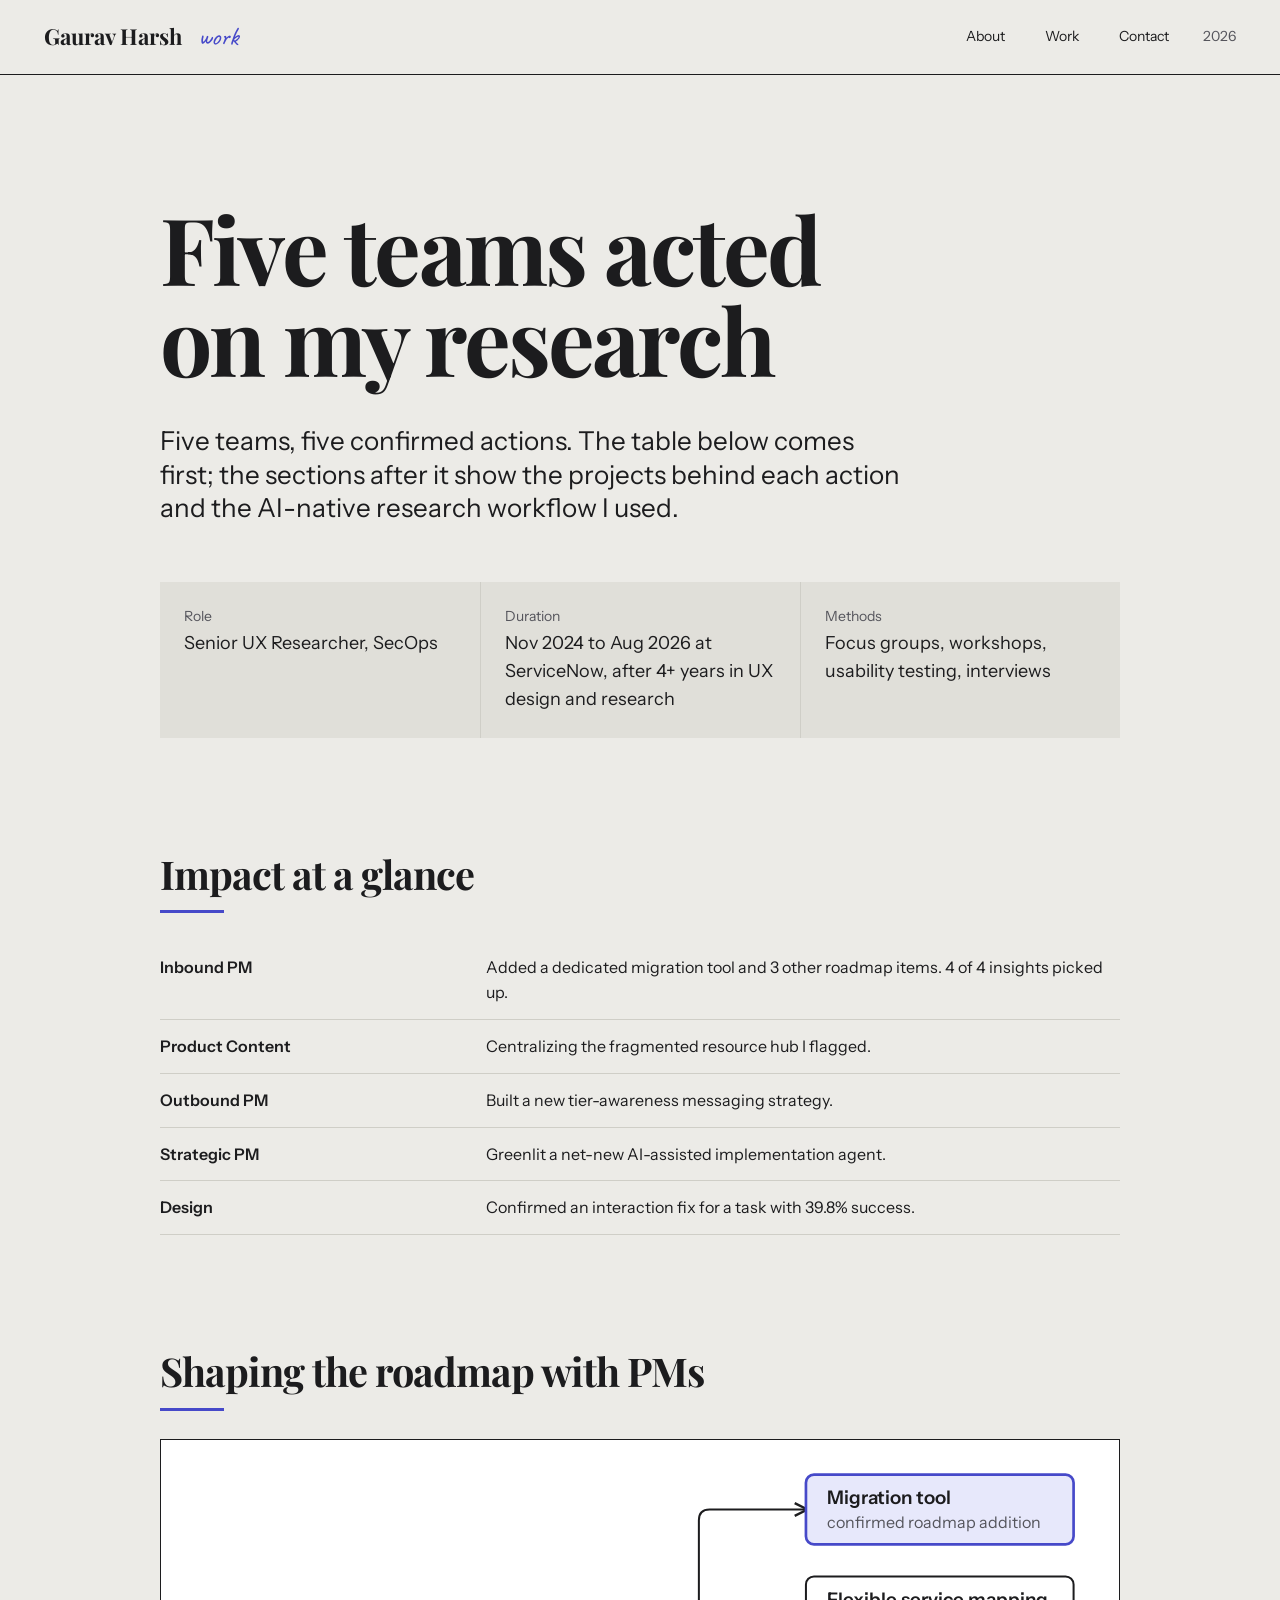
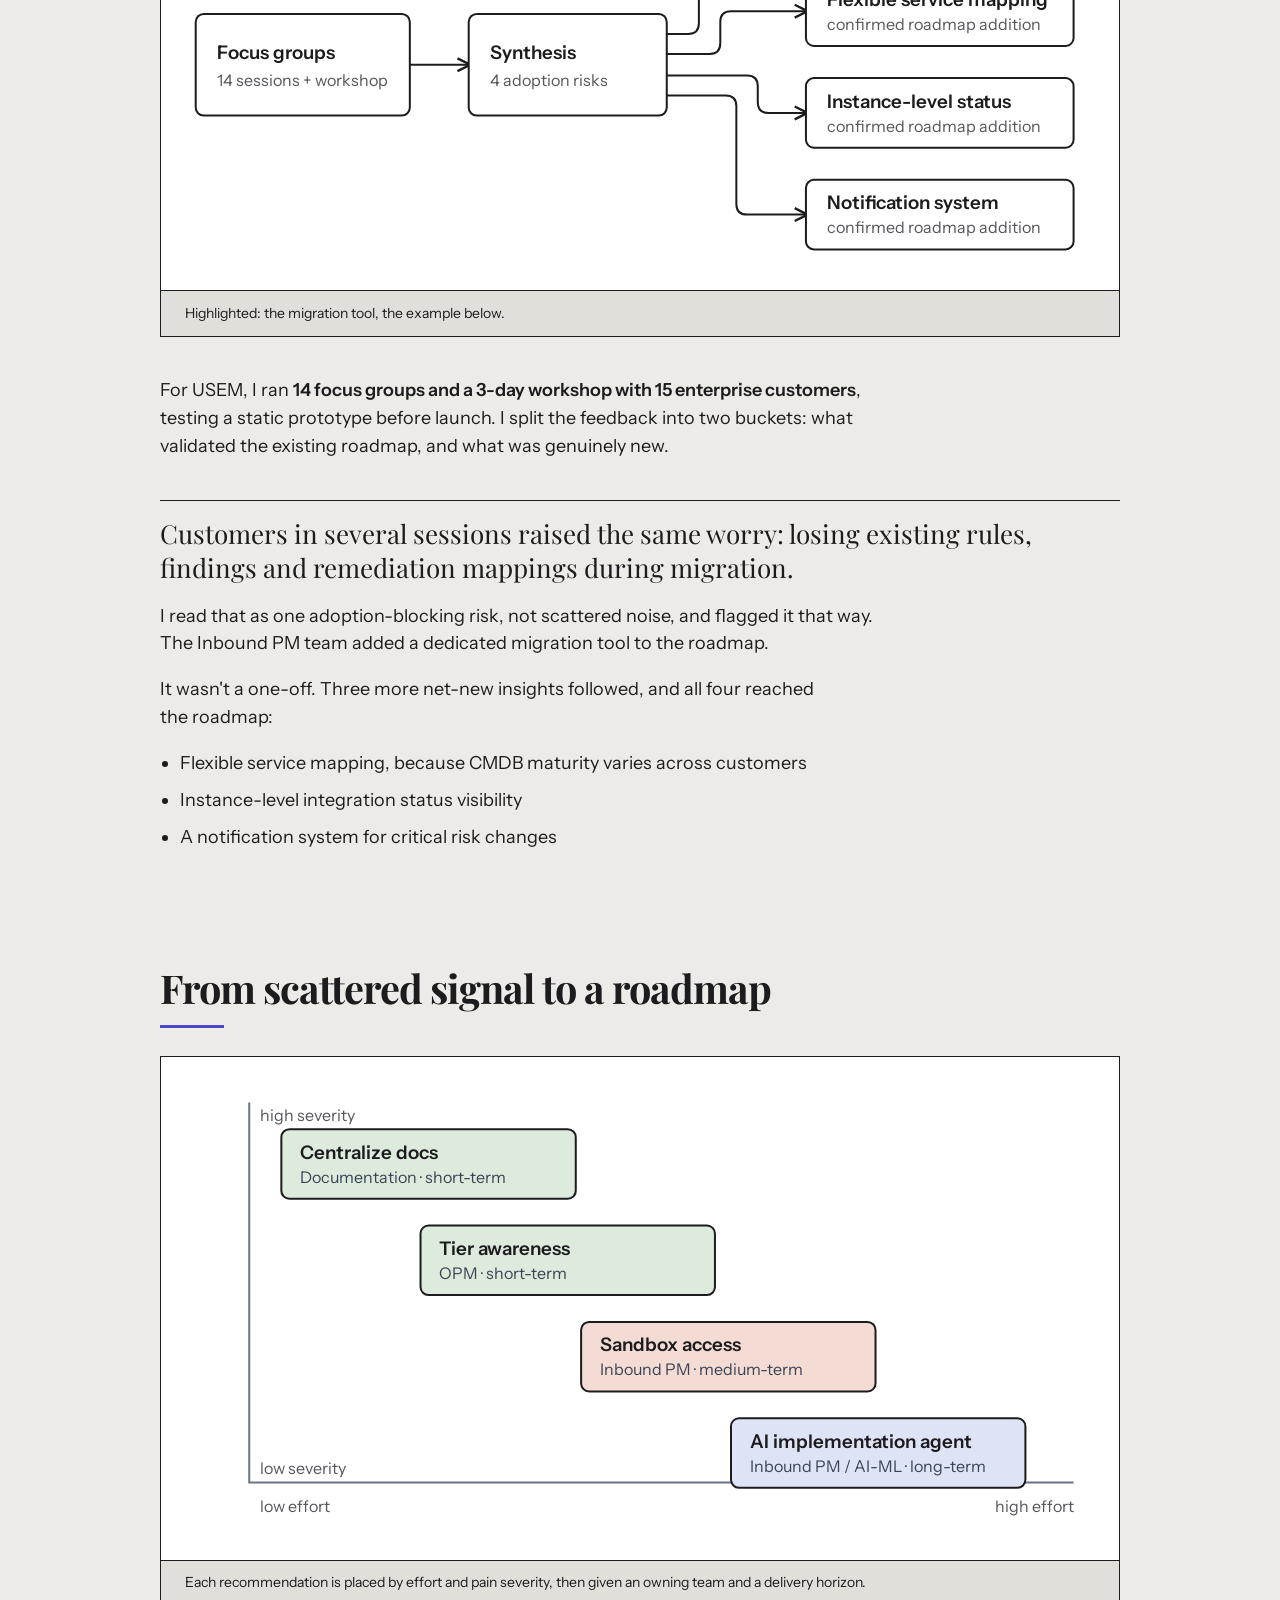
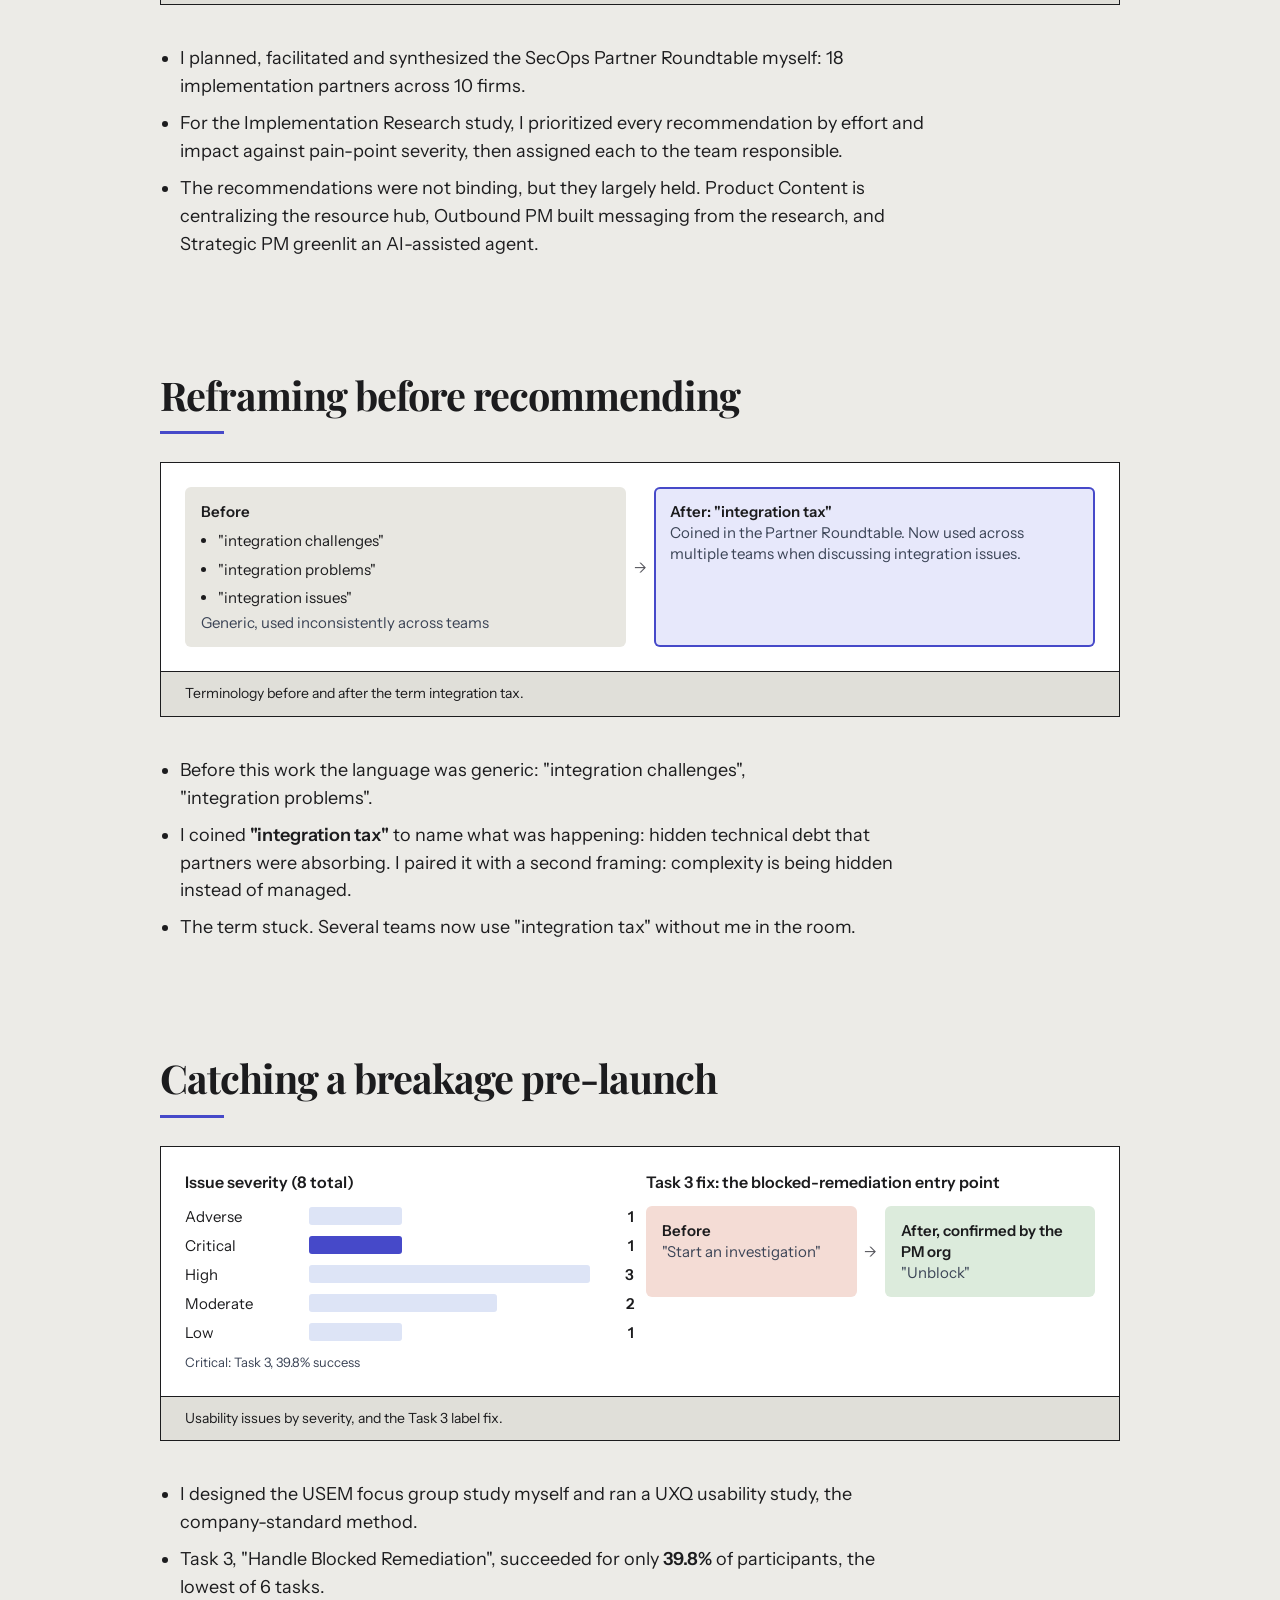
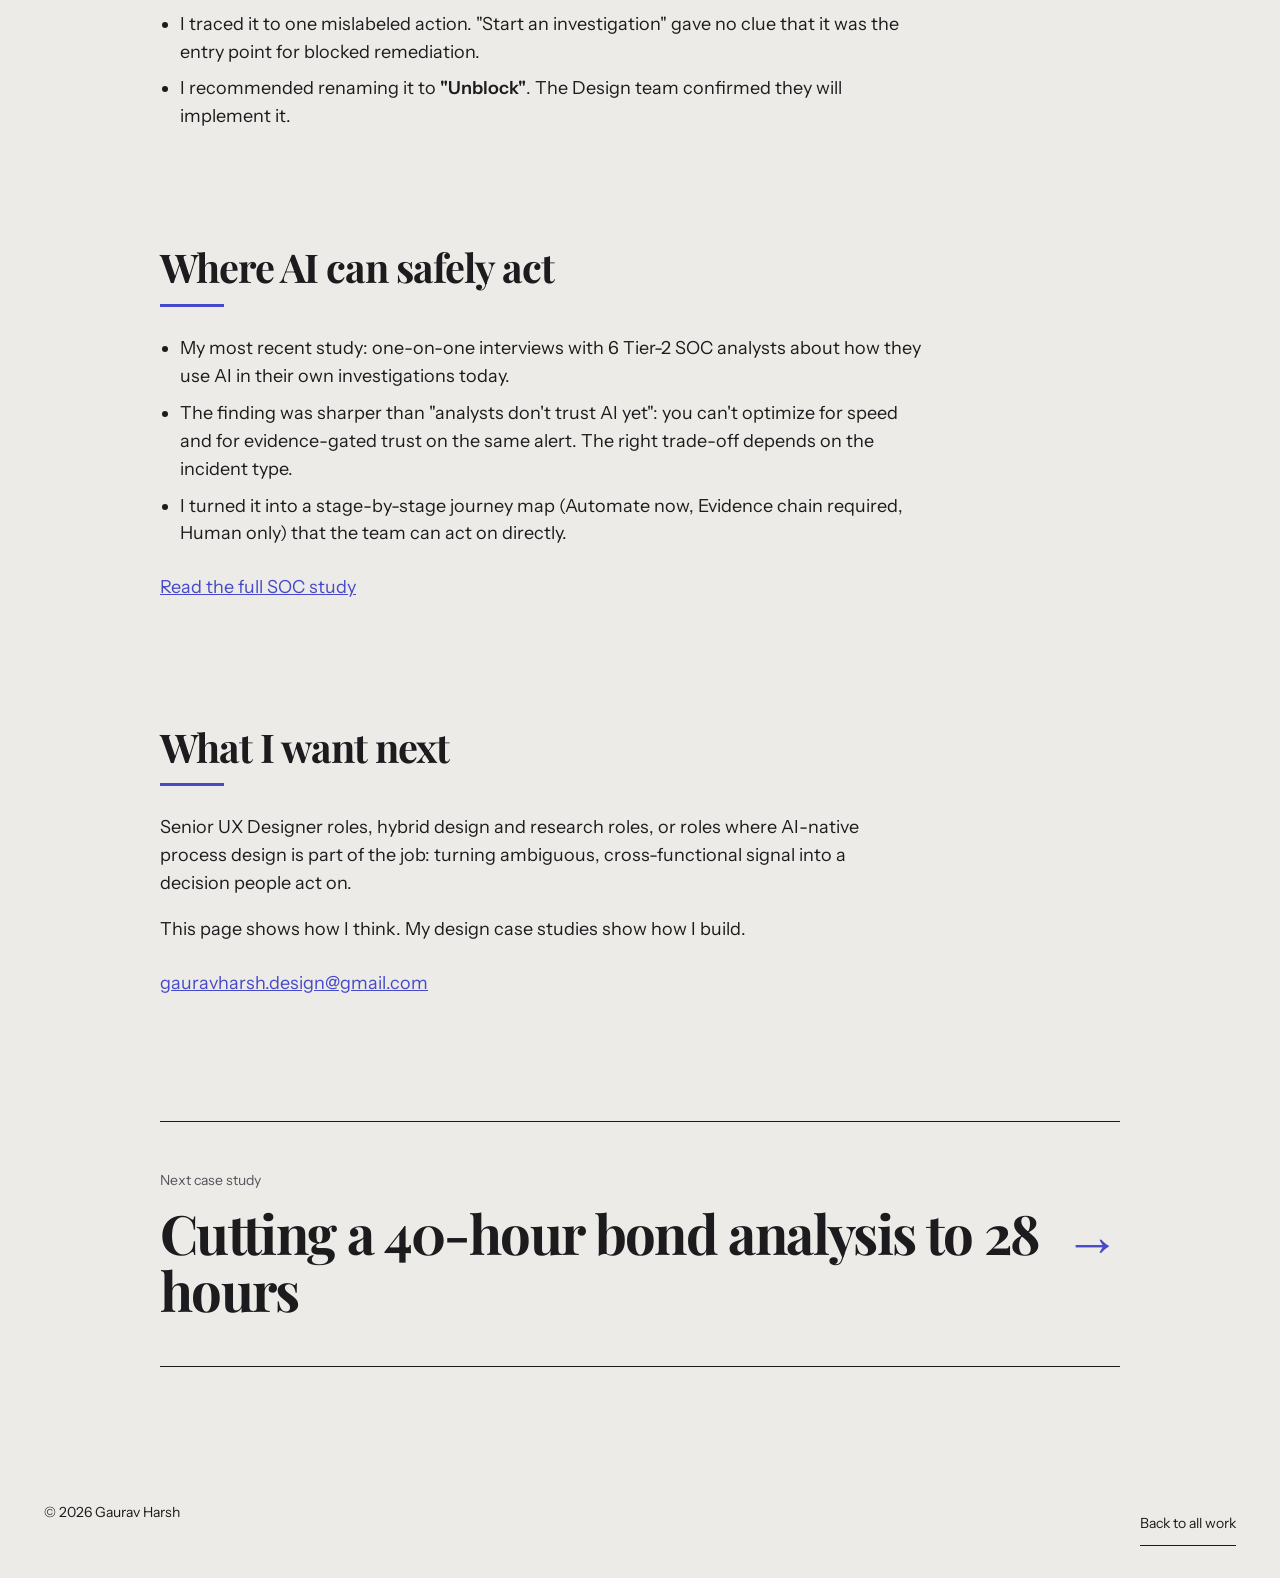
<file: work/servicenow-research-impact.html>
<!doctype html>
<html lang="en" class="no-js">
<head>
<meta charset="utf-8">
<meta name="viewport" content="width=device-width, initial-scale=1">
<title>Five teams acted on my research — Gaurav Harsh</title>
<meta name="description" content="Five teams at ServiceNow took five confirmed actions from my research: a migration tool, a content overhaul, new messaging, an AI agent and an interaction fix.">
<meta name="theme-color" content="#ecebe7">
<link rel="canonical" href="https://gaurav-harsh.github.io/work/servicenow-research-impact.html">
<meta property="og:site_name" content="Gaurav Harsh">
<meta property="og:type" content="website">
<meta property="og:url" content="https://gaurav-harsh.github.io/work/servicenow-research-impact.html">
<meta property="og:title" content="Five teams acted on my research — Gaurav Harsh">
<meta property="og:description" content="Five teams at ServiceNow took five confirmed actions from my research: a migration tool, a content overhaul, new messaging, an AI agent and an interaction fix.">
<meta property="og:image" content="https://gaurav-harsh.github.io/assets/img/og.jpg">
<meta property="og:image:width" content="1200">
<meta property="og:image:height" content="630">
<meta property="og:image:alt" content="Gaurav Harsh, senior UX designer and researcher">
<meta name="twitter:card" content="summary_large_image">
<meta name="twitter:title" content="Five teams acted on my research — Gaurav Harsh">
<meta name="twitter:description" content="Five teams at ServiceNow took five confirmed actions from my research: a migration tool, a content overhaul, new messaging, an AI agent and an interaction fix.">
<meta name="twitter:image" content="https://gaurav-harsh.github.io/assets/img/og.jpg">
<link rel="icon" href="../assets/img/favicon.svg" type="image/svg+xml">
<link rel="apple-touch-icon" href="../assets/img/apple-touch-icon.png">
<link rel="preconnect" href="https://fonts.googleapis.com">
<link rel="preconnect" href="https://fonts.gstatic.com" crossorigin>
<link href="https://fonts.googleapis.com/css2?family=Caveat:wght@500&family=Instrument+Sans:wght@400;500;600&family=Playfair+Display:wght@500;700&display=swap" rel="stylesheet">
<link rel="stylesheet" href="../assets/css/tokens.css">
<link rel="stylesheet" href="../assets/css/site.css">
<link rel="stylesheet" href="../assets/css/case.css">
<script>document.documentElement.className="";</script>
</head>
<body>
<a class="skip" href="#main">Skip to content</a>
<header class="bar">
  <span>2026</span>
  <nav aria-label="Primary"><a href="../index.html#hello">About</a><a href="../index.html#work">Work</a><a href="../index.html#contact">Contact</a></nav>
  <span><a class="name" href="../">Gaurav Harsh</a><a class="where" href="../#work">work</a></span>
</header>

<main id="main">
<header class="case-head">
  <h1 class="rv">Five teams acted on my research</h1>
  <p class="lede">Five teams, five confirmed actions. The table below comes first; the sections after it show the projects behind each action and the AI-native research workflow I used.</p>
  <dl class="facts">
    <div><dt>Role</dt><dd>Senior UX Researcher, SecOps</dd></div>
    <div><dt>Duration</dt><dd>Nov 2024 to Aug 2026 at ServiceNow, after 4+ years in UX design and research</dd></div>
    <div><dt>Methods</dt><dd>Focus groups, workshops, usability testing, interviews</dd></div>
  </dl>
</header>

<section class="block" aria-labelledby="impact">
  <h2 id="impact">Impact at a glance</h2>
  <div class="block-body rv">
    <table>
      <caption class="sr">Confirmed action by team</caption>
      <thead class="sr"><tr><th scope="col">Team</th><th scope="col">Action taken</th></tr></thead>
      <tbody>
        <tr><th scope="row">Inbound PM</th><td>Added a dedicated migration tool and 3 other roadmap items. 4 of 4 insights picked up.</td></tr>
        <tr><th scope="row">Product Content</th><td>Centralizing the fragmented resource hub I flagged.</td></tr>
        <tr><th scope="row">Outbound PM</th><td>Built a new tier-awareness messaging strategy.</td></tr>
        <tr><th scope="row">Strategic PM</th><td>Greenlit a net-new AI-assisted implementation agent.</td></tr>
        <tr><th scope="row">Design</th><td>Confirmed an interaction fix for a task with 39.8% success.</td></tr>
      </tbody>
    </table>
  </div>
</section>

<section class="block" aria-labelledby="s1">
  <h2 id="s1">Shaping the roadmap with PMs</h2>
  <div class="block-body rv">
    <figure class="fig rv"><div class="fig-panel" tabindex="0" role="region" aria-label="USEM research to roadmap diagram (scrolls sideways on narrow screens)"><svg class="dg fig-wide" viewBox="0 0 680 300" role="img" aria-labelledby="sn-flow-title sn-flow-desc"><title id="sn-flow-title">USEM research to roadmap</title><desc id="sn-flow-desc">Fourteen focus groups and a workshop were synthesized into four adoption risks, and all four became confirmed additions to the product roadmap.</desc><defs><marker id="dg-arrow" viewBox="0 0 10 10" refX="8" refY="5" markerWidth="8" markerHeight="8" orient="auto"><path d="M1,1 L9,5 L1,9" fill="none" stroke="#1c1c1e" stroke-width="1.5"/></marker></defs><path class="dg-line" d="M168,150 H212" marker-end="url(#dg-arrow)"/><path class="dg-line" d="M360,127 H376 Q384,127 384,119 V42 Q384,34 392,34 H464" marker-end="url(#dg-arrow)"/><path class="dg-line" d="M360,142 H392 Q400,142 400,134 V118 Q400,110 408,110 H464" marker-end="url(#dg-arrow)"/><path class="dg-line" d="M360,158 H420 Q428,158 428,166 V178 Q428,186 436,186 H464" marker-end="url(#dg-arrow)"/><path class="dg-line" d="M360,173 H404 Q412,173 412,181 V254 Q412,262 420,262 H464" marker-end="url(#dg-arrow)"/><rect class="dg-node" x="8" y="112" width="160" height="76" rx="6"/><text class="dg-name" x="24" y="146">Focus groups</text><text class="dg-sub" x="24" y="166">14 sessions + workshop</text><rect class="dg-node" x="212" y="112" width="148" height="76" rx="6"/><text class="dg-name" x="228" y="146">Synthesis</text><text class="dg-sub" x="228" y="166">4 adoption risks</text><rect class="dg-node dg-focal" x="464" y="8" width="200" height="52" rx="6"/><text class="dg-name" x="480" y="30">Migration tool</text><text class="dg-sub" x="480" y="48">confirmed roadmap addition</text><rect class="dg-node" x="464" y="84" width="200" height="52" rx="6"/><text class="dg-name" x="480" y="106">Flexible service mapping</text><text class="dg-sub" x="480" y="124">confirmed roadmap addition</text><rect class="dg-node" x="464" y="160" width="200" height="52" rx="6"/><text class="dg-name" x="480" y="182">Instance-level status</text><text class="dg-sub" x="480" y="200">confirmed roadmap addition</text><rect class="dg-node" x="464" y="236" width="200" height="52" rx="6"/><text class="dg-name" x="480" y="258">Notification system</text><text class="dg-sub" x="480" y="276">confirmed roadmap addition</text></svg></div><figcaption>Highlighted: the migration tool, the example below.</figcaption></figure>
    <p>For USEM, I ran <strong>14 focus groups and a 3-day workshop with 15 enterprise customers</strong>, testing a static prototype before launch. I split the feedback into two buckets: what validated the existing roadmap, and what was genuinely new.</p>
    <p class="pull">Customers in several sessions raised the same worry: losing existing rules, findings and remediation mappings during migration.</p>
    <p>I read that as one adoption-blocking risk, not scattered noise, and flagged it that way. The Inbound PM team added a dedicated migration tool to the roadmap.</p>
    <p>It wasn't a one-off. Three more net-new insights followed, and all four reached the roadmap:</p>
    <ul>
      <li>Flexible service mapping, because CMDB maturity varies across customers</li>
      <li>Instance-level integration status visibility</li>
      <li>A notification system for critical risk changes</li>
    </ul>
  </div>
</section>

<section class="block" aria-labelledby="s2">
  <h2 id="s2">From scattered signal to a roadmap</h2>
  <div class="block-body rv">
    <figure class="fig rv ig" role="group" aria-label="Recommendations by effort and pain severity"><div class="fig-panel" tabindex="0" role="region" aria-label="Recommendations by effort and pain severity diagram (scrolls sideways on narrow screens)"><svg class="fig-wide" viewBox="0 0 680 340" role="img" aria-labelledby="pr-t pr-d"><title id="pr-t">Recommendations by effort and pain severity</title><desc id="pr-d">Four recommendations placed from high severity and low effort to lower severity and high effort. Centralize docs and tier awareness are short-term, sandbox access is medium-term, and the AI implementation agent is long-term, each with an owning team.</desc><path class="sv-axis" d="M48,16 V300 H664"/><text class="sv-note" x="56" y="30">high severity</text><text class="sv-note" x="56" y="294">low severity</text><text class="sv-note" x="56" y="322">low effort</text><text class="sv-note" x="664" y="322" text-anchor="end">high effort</text><rect class="sv-node" x="72" y="36" width="220" height="52" rx="6" fill="#dcebdc"/><text class="sv-name" x="86" y="58">Centralize docs</text><text class="sv-sub" x="86" y="76">Documentation · short-term</text><rect class="sv-node" x="176" y="108" width="220" height="52" rx="6" fill="#dcebdc"/><text class="sv-name" x="190" y="130">Tier awareness</text><text class="sv-sub" x="190" y="148">OPM · short-term</text><rect class="sv-node" x="296" y="180" width="220" height="52" rx="6" fill="#f4dcd5"/><text class="sv-name" x="310" y="202">Sandbox access</text><text class="sv-sub" x="310" y="220">Inbound PM · medium-term</text><rect class="sv-node" x="408" y="252" width="220" height="52" rx="6" fill="#dde4f6"/><text class="sv-name" x="422" y="274">AI implementation agent</text><text class="sv-sub" x="422" y="292">Inbound PM / AI-ML · long-term</text></svg></div><figcaption>Each recommendation is placed by effort and pain severity, then given an owning team and a delivery horizon.</figcaption></figure>
    <ul>
      <li>I planned, facilitated and synthesized the SecOps Partner Roundtable myself: 18 implementation partners across 10 firms.</li>
      <li>For the Implementation Research study, I prioritized every recommendation by effort and impact against pain-point severity, then assigned each to the team responsible.</li>
      <li>The recommendations were not binding, but they largely held. Product Content is centralizing the resource hub, Outbound PM built messaging from the research, and Strategic PM greenlit an AI-assisted agent.</li>
    </ul>
  </div>
</section>

<section class="block" aria-labelledby="s3">
  <h2 id="s3">Reframing before recommending</h2>
  <div class="block-body rv">
    <figure class="fig rv ig" role="group" aria-label="Terminology before and after the term integration tax"><div class="fig-panel"><div class="iflow"><div class="ib"><b>Before</b><ul><li>"integration challenges"</li><li>"integration problems"</li><li>"integration issues"</li></ul><span>Generic, used inconsistently across teams</span></div><i aria-hidden="true"></i><div class="ib f"><b>After: "integration tax"</b><span>Coined in the Partner Roundtable. Now used across multiple teams when discussing integration issues.</span></div></div></div><figcaption>Terminology before and after the term integration tax.</figcaption></figure>
    <ul>
      <li>Before this work the language was generic: "integration challenges", "integration problems".</li>
      <li>I coined <strong>"integration tax"</strong> to name what was happening: hidden technical debt that partners were absorbing. I paired it with a second framing: complexity is being hidden instead of managed.</li>
      <li>The term stuck. Several teams now use "integration tax" without me in the room.</li>
    </ul>
  </div>
</section>

<section class="block" aria-labelledby="s4">
  <h2 id="s4">Catching a breakage pre-launch</h2>
  <div class="block-body rv">
    <figure class="fig rv ig" role="group" aria-label="Usability issues by severity, and the Task 3 label fix"><div class="fig-panel"><div class="igrid"><div><span class="t">Issue severity (8 total)</span><div class="ibar"><span>Adverse</span><div style="width:33%"></div><em>1</em></div><div class="ibar f"><span>Critical</span><div style="width:33%"></div><em>1</em></div><div class="ibar"><span>High</span><div style="width:100%"></div><em>3</em></div><div class="ibar"><span>Moderate</span><div style="width:67%"></div><em>2</em></div><div class="ibar"><span>Low</span><div style="width:33%"></div><em>1</em></div><span class="sv-note" style="font-size:.8125rem;color:#3b4456">Critical: Task 3, 39.8% success</span></div><div><span class="t">Task 3 fix: the blocked-remediation entry point</span><div class="iflow"><div class="ib r"><b>Before</b><span>"Start an investigation"</span></div><i aria-hidden="true"></i><div class="ib g"><b>After, confirmed by the PM org</b><span>"Unblock"</span></div></div></div></div></div><figcaption>Usability issues by severity, and the Task 3 label fix.</figcaption></figure>
    <ul>
      <li>I designed the USEM focus group study myself and ran a UXQ usability study, the company-standard method.</li>
      <li>Task 3, "Handle Blocked Remediation", succeeded for only <strong>39.8%</strong> of participants, the lowest of 6 tasks.</li>
      <li>I traced it to one mislabeled action. "Start an investigation" gave no clue that it was the entry point for blocked remediation.</li>
      <li>I recommended renaming it to <strong>"Unblock"</strong>. The Design team confirmed they will implement it.</li>
    </ul>
  </div>
</section>

<section class="block" aria-labelledby="s5">
  <h2 id="s5">Where AI can safely act</h2>
  <div class="block-body rv">
    <ul>
      <li>My most recent study: one-on-one interviews with 6 Tier-2 SOC analysts about how they use AI in their own investigations today.</li>
      <li>The finding was sharper than "analysts don't trust AI yet": you can't optimize for speed and for evidence-gated trust on the same alert. The right trade-off depends on the incident type.</li>
      <li>I turned it into a stage-by-stage journey map (Automate now, Evidence chain required, Human only) that the team can act on directly.</li>
    </ul>
    <p><a href="soc-ai-native-research.html">Read the full SOC study</a></p>
  </div>
</section>

<section class="block" aria-labelledby="s6">
  <h2 id="s6">What I want next</h2>
  <div class="block-body rv">
    <p>Senior UX Designer roles, hybrid design and research roles, or roles where AI-native process design is part of the job: turning ambiguous, cross-functional signal into a decision people act on.</p>
    <p>This page shows how I think. My design case studies show how I build.</p>
    <p><a href="mailto:gauravharsh.design@gmail.com">gauravharsh.design@gmail.com</a></p>
  </div>
</section>
</main>

<a class="next" href="municipal-bonds.html"><span class="next-text"><span>Next case study</span><strong>Cutting a 40-hour bond analysis to 28 hours</strong></span><span class="next-arrow" aria-hidden="true">&#8594;</span></a>
<footer class="foot"><span>© 2026 Gaurav Harsh</span><a href="../">Back to all work</a></footer>
<script src="../assets/js/site.js"></script>
</body>
</html>
</file>
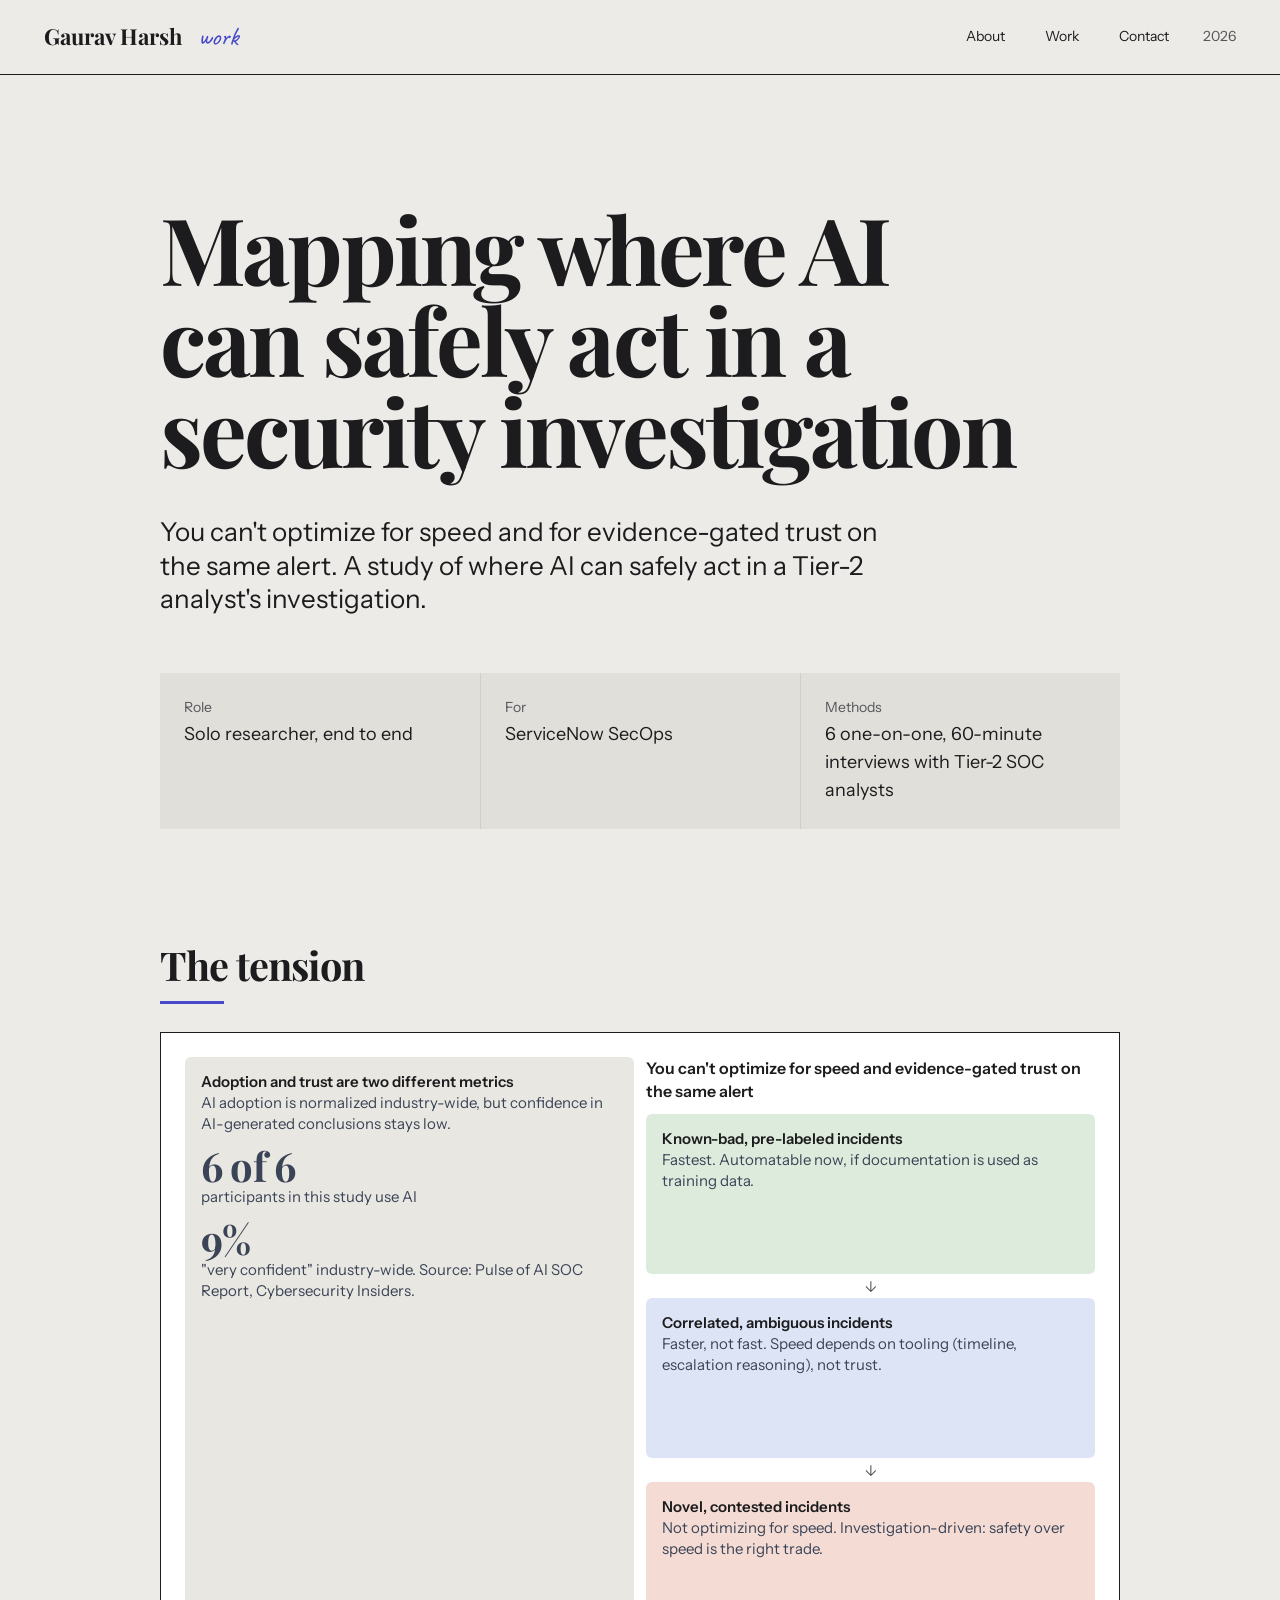
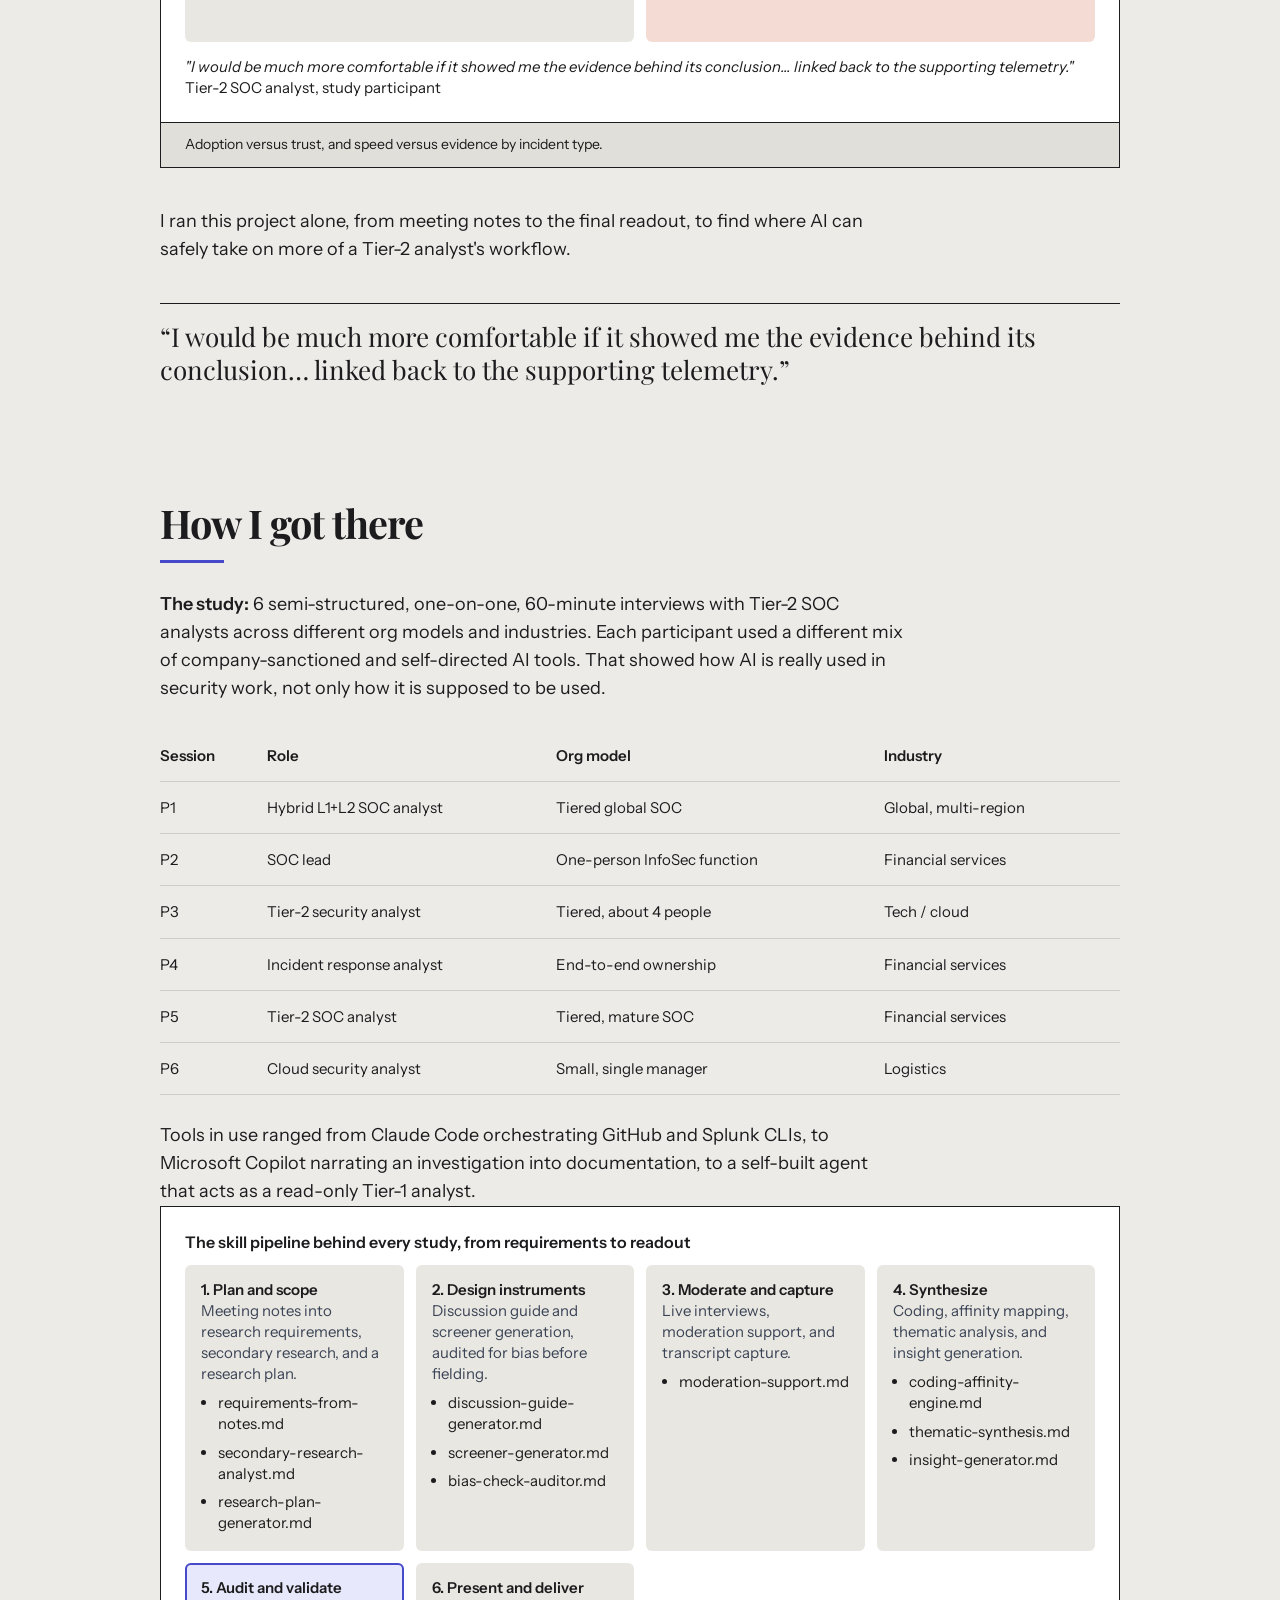
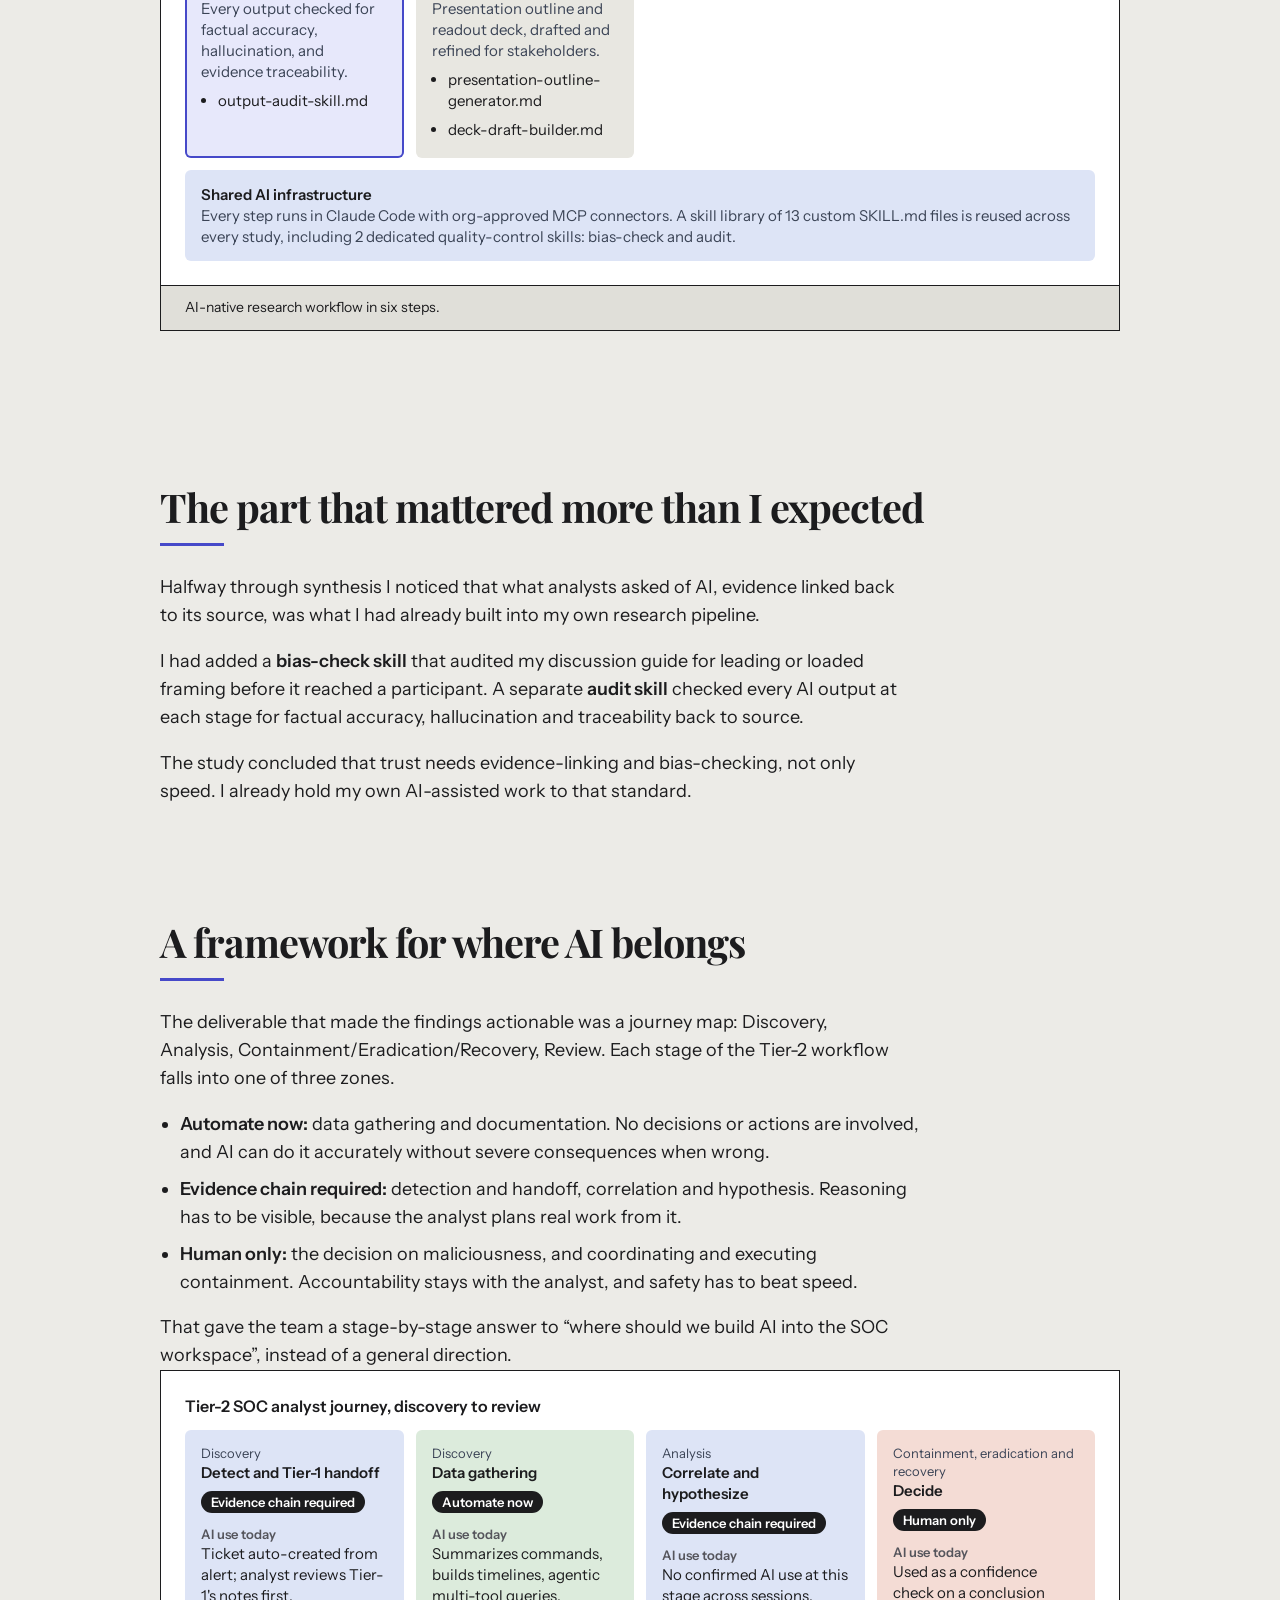
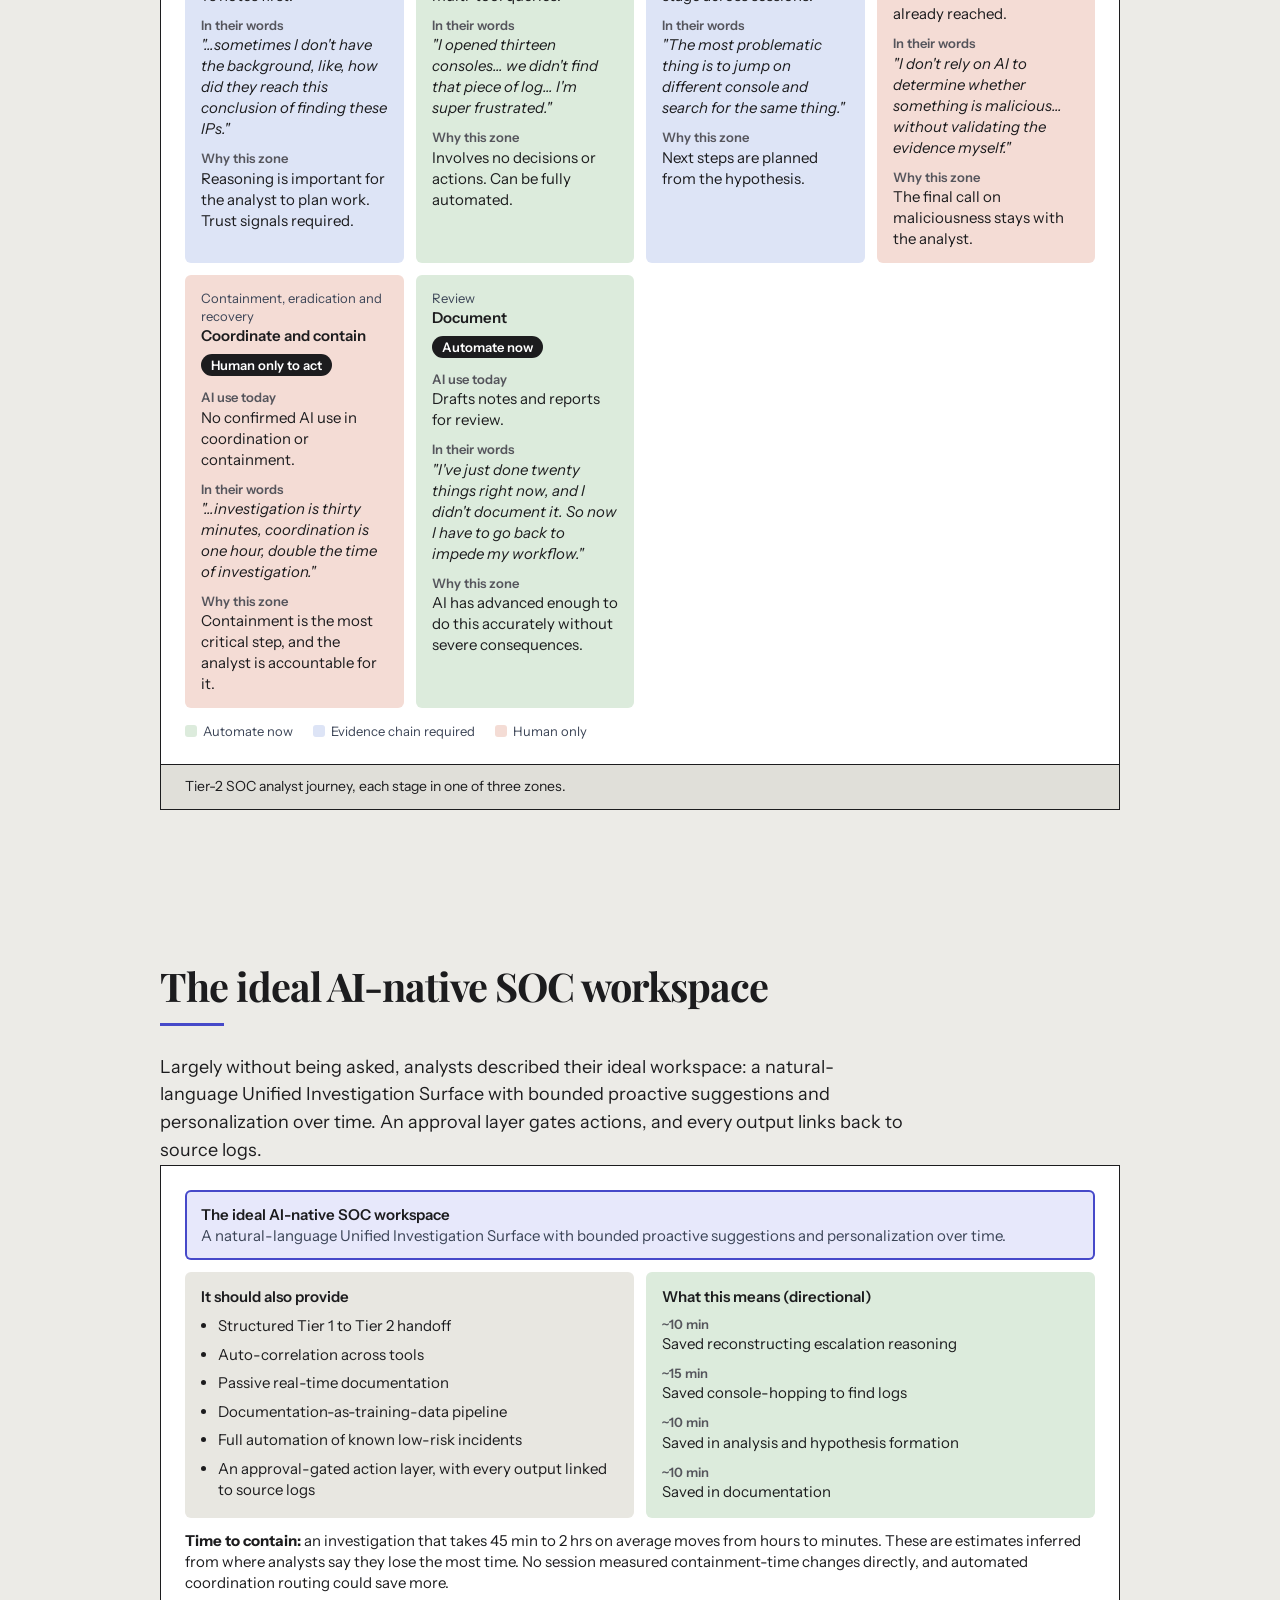
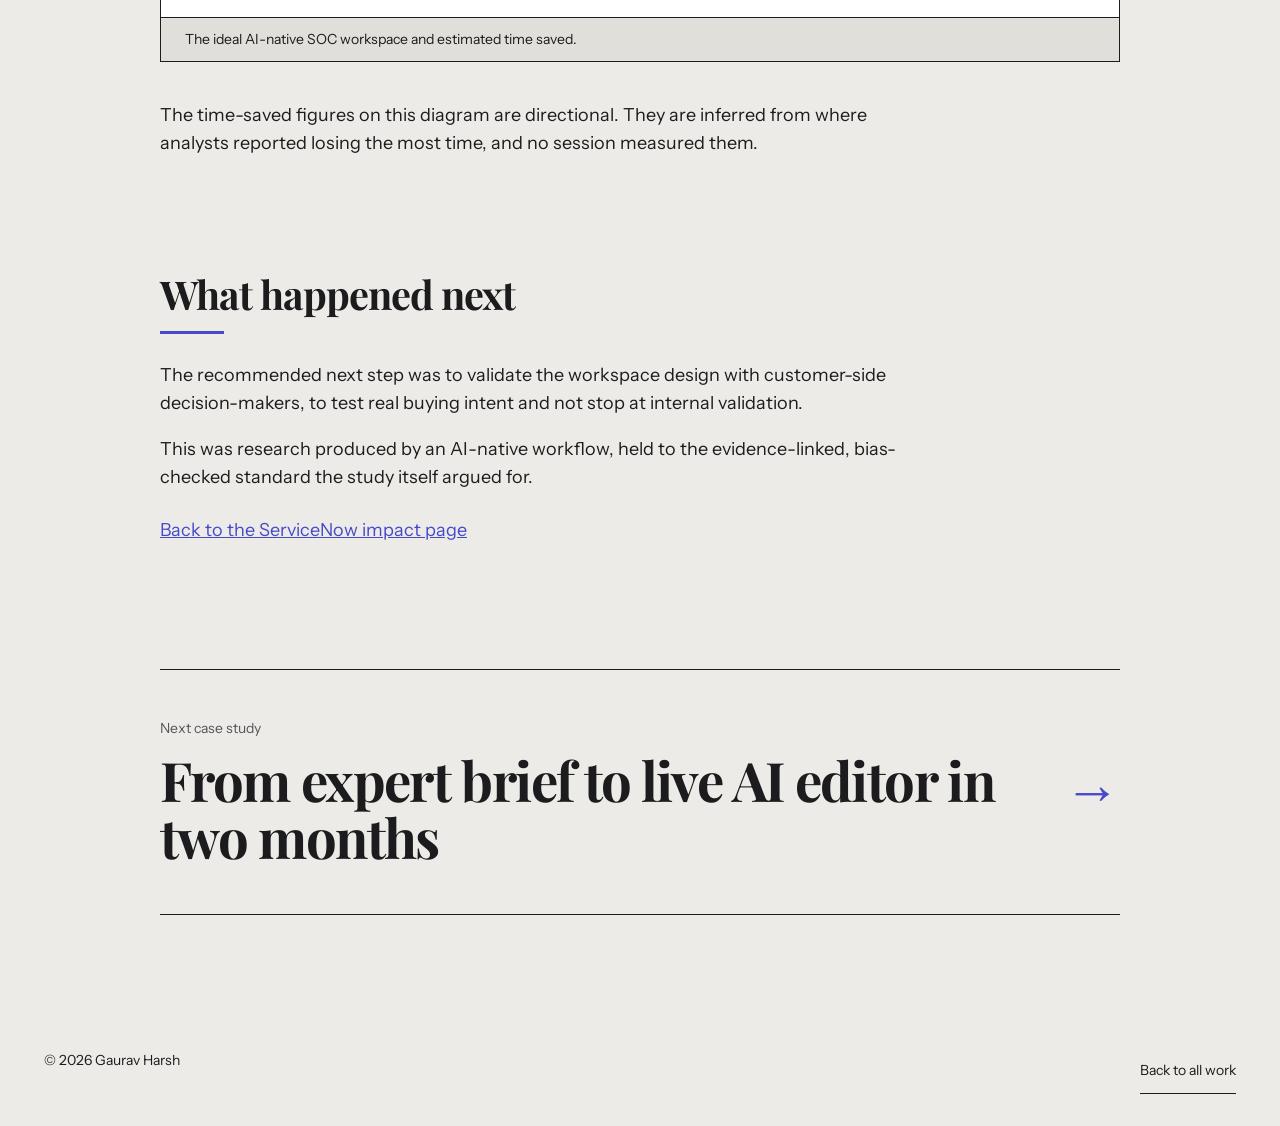
<file: work/soc-ai-native-research.html>
<!doctype html>
<html lang="en" class="no-js">
<head>
<meta charset="utf-8">
<meta name="viewport" content="width=device-width, initial-scale=1">
<title>Mapping where AI can safely act in a security investigation — Gaurav Harsh</title>
<meta name="description" content="A solo research study of 6 Tier-2 SOC analysts: where AI can safely take on more of an investigation, and where it can&#x27;t.">
<meta name="theme-color" content="#ecebe7">
<link rel="canonical" href="https://gaurav-harsh.github.io/work/soc-ai-native-research.html">
<meta property="og:site_name" content="Gaurav Harsh">
<meta property="og:type" content="website">
<meta property="og:url" content="https://gaurav-harsh.github.io/work/soc-ai-native-research.html">
<meta property="og:title" content="Mapping where AI can safely act in a security investigation — Gaurav Harsh">
<meta property="og:description" content="A solo research study of 6 Tier-2 SOC analysts: where AI can safely take on more of an investigation, and where it can&#x27;t.">
<meta property="og:image" content="https://gaurav-harsh.github.io/assets/img/og.jpg">
<meta property="og:image:width" content="1200">
<meta property="og:image:height" content="630">
<meta property="og:image:alt" content="Gaurav Harsh, senior UX designer and researcher">
<meta name="twitter:card" content="summary_large_image">
<meta name="twitter:title" content="Mapping where AI can safely act in a security investigation — Gaurav Harsh">
<meta name="twitter:description" content="A solo research study of 6 Tier-2 SOC analysts: where AI can safely take on more of an investigation, and where it can&#x27;t.">
<meta name="twitter:image" content="https://gaurav-harsh.github.io/assets/img/og.jpg">
<link rel="icon" href="../assets/img/favicon.svg" type="image/svg+xml">
<link rel="apple-touch-icon" href="../assets/img/apple-touch-icon.png">
<link rel="preconnect" href="https://fonts.googleapis.com">
<link rel="preconnect" href="https://fonts.gstatic.com" crossorigin>
<link href="https://fonts.googleapis.com/css2?family=Caveat:wght@500&family=Instrument+Sans:wght@400;500;600&family=Playfair+Display:wght@500;700&display=swap" rel="stylesheet">
<link rel="stylesheet" href="../assets/css/tokens.css">
<link rel="stylesheet" href="../assets/css/site.css">
<link rel="stylesheet" href="../assets/css/case.css">
<script>document.documentElement.className="";</script>
</head>
<body>
<a class="skip" href="#main">Skip to content</a>
<header class="bar">
  <span>2026</span>
  <nav aria-label="Primary"><a href="../index.html#hello">About</a><a href="../index.html#work">Work</a><a href="../index.html#contact">Contact</a></nav>
  <span><a class="name" href="../">Gaurav Harsh</a><a class="where" href="../#work">work</a></span>
</header>

<main id="main">
<header class="case-head">
  <h1 class="rv">Mapping where AI can safely act in a security investigation</h1>
  <p class="lede">You can't optimize for speed and for evidence-gated trust on the same alert. A study of where AI can safely act in a Tier-2 analyst's investigation.</p>
  <dl class="facts">
    <div><dt>Role</dt><dd>Solo researcher, end to end</dd></div>
    <div><dt>For</dt><dd>ServiceNow SecOps</dd></div>
    <div><dt>Methods</dt><dd>6 one-on-one, 60-minute interviews with Tier-2 SOC analysts</dd></div>
  </dl>
</header>

<section class="block" aria-labelledby="s0">
  <h2 id="s0">The tension</h2>
  <div class="block-body rv">
    <figure class="fig rv ig" role="group" aria-label="Adoption versus trust, and speed versus evidence by incident type"><div class="fig-panel"><div class="igrid"><div class="ib"><b>Adoption and trust are two different metrics</b><span>AI adoption is normalized industry-wide, but confidence in AI-generated conclusions stays low.</span><p class="istat" style="margin-top:12px">6 of 6</p><span>participants in this study use AI</span><p class="istat" style="margin-top:12px">9%</p><span>"very confident" industry-wide. Source: Pulse of AI SOC Report, Cybersecurity Insiders.</span></div><div><b class="t" style="display:block">You can't optimize for speed and evidence-gated trust on the same alert</b><div class="iflow v"><div class="ib g"><b>Known-bad, pre-labeled incidents</b><span>Fastest. Automatable now, if documentation is used as training data.</span></div><i aria-hidden="true"></i><div class="ib b"><b>Correlated, ambiguous incidents</b><span>Faster, not fast. Speed depends on tooling (timeline, escalation reasoning), not trust.</span></div><i aria-hidden="true"></i><div class="ib r"><b>Novel, contested incidents</b><span>Not optimizing for speed. Investigation-driven: safety over speed is the right trade.</span></div></div></div></div><p style="margin-top:14px;max-width:none"><em>"I would be much more comfortable if it showed me the evidence behind its conclusion&hellip; linked back to the supporting telemetry."</em> Tier-2 SOC analyst, study participant</p></div><figcaption>Adoption versus trust, and speed versus evidence by incident type.</figcaption></figure>
    <p>I ran this project alone, from meeting notes to the final readout, to find where AI can safely take on more of a Tier-2 analyst's workflow.</p>
    <p class="pull">&ldquo;I would be much more comfortable if it showed me the evidence behind its conclusion&hellip; linked back to the supporting telemetry.&rdquo;</p>
  </div>
</section>

<section class="block" aria-labelledby="s1">
  <h2 id="s1">How I got there</h2>
  <div class="block-body rv">
    <p><strong>The study:</strong> 6 semi-structured, one-on-one, 60-minute interviews with Tier-2 SOC analysts across different org models and industries. Each participant used a different mix of company-sanctioned and self-directed AI tools. That showed how AI is really used in security work, not only how it is supposed to be used.</p>
    <div class="tw" tabindex="0" role="region" aria-label="Interview participants table (scrolls sideways on narrow screens)"><table class="data"><caption class="sr">Interview participants</caption><thead><tr><th scope="col">Session</th><th scope="col">Role</th><th scope="col">Org model</th><th scope="col">Industry</th></tr></thead><tbody><tr><td>P1</td><td>Hybrid L1+L2 SOC analyst</td><td>Tiered global SOC</td><td>Global, multi-region</td></tr><tr><td>P2</td><td>SOC lead</td><td>One-person InfoSec function</td><td>Financial services</td></tr><tr><td>P3</td><td>Tier-2 security analyst</td><td>Tiered, about 4 people</td><td>Tech / cloud</td></tr><tr><td>P4</td><td>Incident response analyst</td><td>End-to-end ownership</td><td>Financial services</td></tr><tr><td>P5</td><td>Tier-2 SOC analyst</td><td>Tiered, mature SOC</td><td>Financial services</td></tr><tr><td>P6</td><td>Cloud security analyst</td><td>Small, single manager</td><td>Logistics</td></tr></tbody></table></div>
    <p>Tools in use ranged from Claude Code orchestrating GitHub and Splunk CLIs, to Microsoft Copilot narrating an investigation into documentation, to a self-built agent that acts as a read-only Tier-1 analyst.</p>
    <figure class="fig rv ig" role="group" aria-label="AI-native research workflow in six steps"><div class="fig-panel"><span class="t">The skill pipeline behind every study, from requirements to readout</span><div class="igrid"><div class="ib"><b>1. Plan and scope</b><span>Meeting notes into research requirements, secondary research, and a research plan.</span><ul><li>requirements-from-notes.md</li><li>secondary-research-analyst.md</li><li>research-plan-generator.md</li></ul></div><div class="ib"><b>2. Design instruments</b><span>Discussion guide and screener generation, audited for bias before fielding.</span><ul><li>discussion-guide-generator.md</li><li>screener-generator.md</li><li>bias-check-auditor.md</li></ul></div><div class="ib"><b>3. Moderate and capture</b><span>Live interviews, moderation support, and transcript capture.</span><ul><li>moderation-support.md</li></ul></div><div class="ib"><b>4. Synthesize</b><span>Coding, affinity mapping, thematic analysis, and insight generation.</span><ul><li>coding-affinity-engine.md</li><li>thematic-synthesis.md</li><li>insight-generator.md</li></ul></div><div class="ib f"><b>5. Audit and validate</b><span>Every output checked for factual accuracy, hallucination, and evidence traceability.</span><ul><li>output-audit-skill.md</li></ul></div><div class="ib"><b>6. Present and deliver</b><span>Presentation outline and readout deck, drafted and refined for stakeholders.</span><ul><li>presentation-outline-generator.md</li><li>deck-draft-builder.md</li></ul></div></div><div class="ib b" style="margin-top:12px"><b>Shared AI infrastructure</b><span>Every step runs in Claude Code with org-approved MCP connectors. A skill library of 13 custom SKILL.md files is reused across every study, including 2 dedicated quality-control skills: bias-check and audit.</span></div></div><figcaption>AI-native research workflow in six steps.</figcaption></figure>
  </div>
</section>

<section class="block" aria-labelledby="s2">
  <h2 id="s2">The part that mattered more than I expected</h2>
  <div class="block-body rv">
    <p>Halfway through synthesis I noticed that what analysts asked of AI, evidence linked back to its source, was what I had already built into my own research pipeline.</p>
    <p>I had added a <strong>bias-check skill</strong> that audited my discussion guide for leading or loaded framing before it reached a participant. A separate <strong>audit skill</strong> checked every AI output at each stage for factual accuracy, hallucination and traceability back to source.</p>
    <p>The study concluded that trust needs evidence-linking and bias-checking, not only speed. I already hold my own AI-assisted work to that standard.</p>
  </div>
</section>

<section class="block" aria-labelledby="s3">
  <h2 id="s3">A framework for where AI belongs</h2>
  <div class="block-body rv">
    <p>The deliverable that made the findings actionable was a journey map: Discovery, Analysis, Containment/Eradication/Recovery, Review. Each stage of the Tier-2 workflow falls into one of three zones.</p>
    <ul><li><strong>Automate now:</strong> data gathering and documentation. No decisions or actions are involved, and AI can do it accurately without severe consequences when wrong.</li><li><strong>Evidence chain required:</strong> detection and handoff, correlation and hypothesis. Reasoning has to be visible, because the analyst plans real work from it.</li><li><strong>Human only:</strong> the decision on maliciousness, and coordinating and executing containment. Accountability stays with the analyst, and safety has to beat speed.</li></ul>
    <p>That gave the team a stage-by-stage answer to &ldquo;where should we build AI into the SOC workspace&rdquo;, instead of a general direction.</p>
    <figure class="fig rv ig" role="group" aria-label="Tier-2 SOC analyst journey, each stage in one of three zones"><div class="fig-panel"><span class="t">Tier-2 SOC analyst journey, discovery to review</span><div class="igrid"><div class="ib b"><span style="font-size:.8125rem">Discovery</span><b>Detect and Tier-1 handoff</b><span class="tag">Evidence chain required</span><dl class="idl" style="margin-top:12px"><div><dt>AI use today</dt><dd>Ticket auto-created from alert; analyst reviews Tier-1's notes first.</dd></div><div><dt>In their words</dt><dd><em>"&hellip;sometimes I don't have the background, like, how did they reach this conclusion of finding these IPs."</em></dd></div><div><dt>Why this zone</dt><dd>Reasoning is important for the analyst to plan work. Trust signals required.</dd></div></dl></div><div class="ib g"><span style="font-size:.8125rem">Discovery</span><b>Data gathering</b><span class="tag">Automate now</span><dl class="idl" style="margin-top:12px"><div><dt>AI use today</dt><dd>Summarizes commands, builds timelines, agentic multi-tool queries.</dd></div><div><dt>In their words</dt><dd><em>"I opened thirteen consoles&hellip; we didn't find that piece of log&hellip; I'm super frustrated."</em></dd></div><div><dt>Why this zone</dt><dd>Involves no decisions or actions. Can be fully automated.</dd></div></dl></div><div class="ib b"><span style="font-size:.8125rem">Analysis</span><b>Correlate and hypothesize</b><span class="tag">Evidence chain required</span><dl class="idl" style="margin-top:12px"><div><dt>AI use today</dt><dd>No confirmed AI use at this stage across sessions.</dd></div><div><dt>In their words</dt><dd><em>"The most problematic thing is to jump on different console and search for the same thing."</em></dd></div><div><dt>Why this zone</dt><dd>Next steps are planned from the hypothesis.</dd></div></dl></div><div class="ib r"><span style="font-size:.8125rem">Containment, eradication and recovery</span><b>Decide</b><span class="tag">Human only</span><dl class="idl" style="margin-top:12px"><div><dt>AI use today</dt><dd>Used as a confidence check on a conclusion already reached.</dd></div><div><dt>In their words</dt><dd><em>"I don't rely on AI to determine whether something is malicious&hellip; without validating the evidence myself."</em></dd></div><div><dt>Why this zone</dt><dd>The final call on maliciousness stays with the analyst.</dd></div></dl></div><div class="ib r"><span style="font-size:.8125rem">Containment, eradication and recovery</span><b>Coordinate and contain</b><span class="tag">Human only to act</span><dl class="idl" style="margin-top:12px"><div><dt>AI use today</dt><dd>No confirmed AI use in coordination or containment.</dd></div><div><dt>In their words</dt><dd><em>"&hellip;investigation is thirty minutes, coordination is one hour, double the time of investigation."</em></dd></div><div><dt>Why this zone</dt><dd>Containment is the most critical step, and the analyst is accountable for it.</dd></div></dl></div><div class="ib g"><span style="font-size:.8125rem">Review</span><b>Document</b><span class="tag">Automate now</span><dl class="idl" style="margin-top:12px"><div><dt>AI use today</dt><dd>Drafts notes and reports for review.</dd></div><div><dt>In their words</dt><dd><em>"I've just done twenty things right now, and I didn't document it. So now I have to go back to impede my workflow."</em></dd></div><div><dt>Why this zone</dt><dd>AI has advanced enough to do this accurately without severe consequences.</dd></div></dl></div></div><div class="ilegend"><span><i class="g"></i>Automate now</span><span><i class="b"></i>Evidence chain required</span><span><i class="r"></i>Human only</span></div></div><figcaption>Tier-2 SOC analyst journey, each stage in one of three zones.</figcaption></figure>
  </div>
</section>

<section class="block" aria-labelledby="s4">
  <h2 id="s4">The ideal AI-native SOC workspace</h2>
  <div class="block-body rv">
    <p>Largely without being asked, analysts described their ideal workspace: a natural-language Unified Investigation Surface with bounded proactive suggestions and personalization over time. An approval layer gates actions, and every output links back to source logs.</p>
    <figure class="fig rv ig" role="group" aria-label="The ideal AI-native SOC workspace and estimated time saved"><div class="fig-panel"><div class="ib f"><b>The ideal AI-native SOC workspace</b><span>A natural-language Unified Investigation Surface with bounded proactive suggestions and personalization over time.</span></div><div class="igrid" style="margin-top:12px"><div class="ib"><b>It should also provide</b><ul><li>Structured Tier 1 to Tier 2 handoff</li><li>Auto-correlation across tools</li><li>Passive real-time documentation</li><li>Documentation-as-training-data pipeline</li><li>Full automation of known low-risk incidents</li><li>An approval-gated action layer, with every output linked to source logs</li></ul></div><div class="ib g"><b>What this means (directional)</b><dl class="idl" style="margin-top:8px"><div><dt>~10 min</dt><dd>Saved reconstructing escalation reasoning</dd></div><div><dt>~15 min</dt><dd>Saved console-hopping to find logs</dd></div><div><dt>~10 min</dt><dd>Saved in analysis and hypothesis formation</dd></div><div><dt>~10 min</dt><dd>Saved in documentation</dd></div></dl></div></div><p style="margin-top:12px;max-width:none"><b>Time to contain:</b> an investigation that takes 45 min to 2 hrs on average moves from hours to minutes. These are estimates inferred from where analysts say they lose the most time. No session measured containment-time changes directly, and automated coordination routing could save more.</p></div><figcaption>The ideal AI-native SOC workspace and estimated time saved.</figcaption></figure>
    <p>The time-saved figures on this diagram are directional. They are inferred from where analysts reported losing the most time, and no session measured them.</p>
  </div>
</section>

<section class="block" aria-labelledby="s5">
  <h2 id="s5">What happened next</h2>
  <div class="block-body rv">
    <p>The recommended next step was to validate the workspace design with customer-side decision-makers, to test real buying intent and not stop at internal validation.</p>
    <p>This was research produced by an AI-native workflow, held to the evidence-linked, bias-checked standard the study itself argued for.</p>
    <p><a href="servicenow-research-impact.html">Back to the ServiceNow impact page</a></p>
  </div>
</section>
</main>

<a class="next" href="aise-ai-editing.html"><span class="next-text"><span>Next case study</span><strong>From expert brief to live AI editor in two months</strong></span><span class="next-arrow" aria-hidden="true">&#8594;</span></a>
<footer class="foot"><span>© 2026 Gaurav Harsh</span><a href="../">Back to all work</a></footer>
<script src="../assets/js/site.js"></script>
</body>
</html>
</file>
<file: assets/css/tokens.css>
:root {
  --bg: #ecebe7;
  --surface: #e0dfd9;
  --surface-2: #cfcec7;
  --ink: #1c1c1e;
  --muted: #55555c;
  --accent: #4649c9;
  --accent-ink: #ffffff;
  --pen: #4649c9;
  --paper: #ffffff;
  --paper-ink: #1c1c1e;

  --font-display: "Playfair Display", Georgia, "Times New Roman", serif;
  --font: "Instrument Sans", system-ui, -apple-system, "Segoe UI", sans-serif;
  --font-hand: "Caveat", "Segoe Script", cursive;

  --step-small: 0.875rem;
  --step-body: clamp(1rem, 0.95rem + 0.25vw, 1.125rem);
  --step-lead: clamp(1.25rem, 1.1rem + 0.7vw, 1.625rem);
  --step-head: clamp(3rem, 1rem + 9vw, 9rem);
  --step-cover: clamp(4rem, 24.25vw, 24rem);

  --margin: clamp(20px, 3.4vw, 48px);
  --section: clamp(80px, 9vw, 140px);
  --ease: cubic-bezier(0.16, 1, 0.3, 1);
}
.sheet-dark {
  --bg: #1f1f22;
  --surface: #2a2a2e;
  --surface-2: #3a3a40;
  --ink: #ecebe7;
  --muted: #b3b3ba;
  --accent: #a3a8ff;
  --accent-ink: #1f1f22;
  --pen: #a3a8ff;
  background: var(--bg);
  color: var(--ink);
}
</file>
<file: assets/css/site.css>
*,*::before,*::after{box-sizing:border-box}
html,body{overflow-x:clip}
html{scroll-behavior:smooth;-webkit-text-size-adjust:100%}
body{margin:0;background:var(--bg);color:var(--ink);font:400 var(--step-body)/1.55 var(--font);-webkit-font-smoothing:antialiased}
img{display:block;max-width:100%;height:auto}
a{color:inherit}
h1,h2,h3,p{margin:0}
p,li{text-wrap:pretty}
:focus-visible{outline:3px solid var(--accent);outline-offset:3px}
::selection{background:var(--accent);color:var(--accent-ink)}
.skip{position:absolute;left:var(--margin);top:-60px;background:var(--accent);color:var(--accent-ink);padding:10px 16px;z-index:20}
.skip:focus{top:12px}
.sr{position:absolute;width:1px;height:1px;overflow:hidden;clip-path:inset(50%);white-space:nowrap}
.hand{font-family:var(--font-hand);font-weight:500;color:var(--pen);line-height:1}

/* running header, like the page head of a printed CV */
.bar{position:sticky;top:0;z-index:10;display:flex;flex-wrap:wrap;align-items:center;gap:0 28px;padding:12px var(--margin);font-size:var(--step-small);background:var(--bg);color:var(--ink);border-bottom:1px solid var(--ink)}
.bar>:last-child{order:1;display:inline-flex;align-items:baseline;gap:16px;margin-right:auto}
.bar nav{order:2;display:flex;gap:28px}
.bar>:first-child{order:3;color:var(--muted)}
.bar a{text-decoration:none;padding:12px 0;display:inline-flex;align-items:center;min-height:44px}
.bar a:hover{color:var(--accent)}
.bar .name{font:700 1.375rem/1 var(--font-display)}
.bar .where{display:inline-flex;align-items:center;min-width:44px;min-height:44px;font-family:var(--font-hand);font-size:1.625rem;line-height:1;color:var(--pen)}

.btn{display:inline-flex;align-items:center;min-height:48px;padding:0 28px;background:var(--accent);color:var(--accent-ink);font:600 var(--step-body)/1 var(--font);text-decoration:none;border-radius:999px;transition:transform 200ms var(--ease),opacity 200ms}
.btn:hover{transform:translateY(-2px);opacity:.92}
.btn:active{transform:none}

/* doodles that draw themselves */
.doodle{position:absolute;pointer-events:none;overflow:visible;fill:none;stroke:var(--pen);stroke-width:3;stroke-linecap:round;stroke-linejoin:round}
.doodle path{stroke-dasharray:1;stroke-dashoffset:1;transition:stroke-dashoffset 1.3s var(--ease) .2s}
.in .doodle path,.doodle.in path{stroke-dashoffset:0}
.mk{position:relative;display:inline-block}

/* sheets */
.sheet{padding:var(--section) var(--margin);position:relative}
.h2{font-family:var(--font-display);font-weight:700;font-size:var(--step-head);line-height:.95;letter-spacing:-.03em}

/* cover */
.cover{min-height:calc(100svh - 71px);display:flex;flex-direction:column;justify-content:space-between;gap:48px;padding:clamp(32px,4vw,56px) var(--margin) clamp(24px,3.4vw,48px)}
.cover .id{display:flex;flex-direction:column}
.cover .name-hand{font-size:3.75rem}
.cover .tag{font-size:1.5rem;margin-top:-.15em}
.cover h1{font-family:var(--font-display);font-weight:700;font-size:var(--step-cover);line-height:.82;letter-spacing:-.045em;display:flex;margin-left:-.04em}
.cover h1 .word{display:flex}
.cover h1 .l{display:block;overflow:hidden;padding:0 .08em .12em 0;margin:0 -.08em -.12em 0}
.cover h1 b{display:block;font-weight:inherit;transform:translateY(110%);animation:rise 1000ms var(--ease) forwards;animation-delay:calc(var(--i) * 55ms)}
.cover .meta{display:grid;gap:20px;margin-top:clamp(20px,3vw,32px);padding-top:24px;border-top:1px solid var(--ink);align-items:end;opacity:0;animation:up 800ms var(--ease) 800ms forwards}
.cover .sub{font-size:var(--step-lead);line-height:1.3}
.cover .sub span{display:block}
.cover .acts{display:flex;gap:12px;flex-wrap:wrap}
.btn.ghost{background:transparent;color:var(--ink);box-shadow:inset 0 0 0 2px var(--ink)}
.btn.ghost:hover{background:var(--ink);color:var(--bg);opacity:1}
.cover .sub strong{font-weight:600}
@media (min-width:601px){.cover .acts{justify-content:flex-end}.cover .name-hand{font-size:6rem}.cover .tag{font-size:1.875rem}}
@media (min-width:1001px){.cover h1{font-size:min(17vw,34svh)}.cover .name-hand{font-size:8rem}.cover .tag{font-size:2.25rem}.cover .meta{grid-template-columns:1fr auto;gap:20px 48px}.cover .sub{display:contents}.cover .sub strong{grid-area:1/1;align-self:end}.cover .acts{grid-area:1/2}.cover .sub .line{grid-area:2/1/3/3;white-space:nowrap}.cover .sub .yrs,.cover .sub .ex{display:inline}.cover .sub .yrs i{display:none}.cover .sub .yrs::after{content:" | "}.cover .acts{justify-content:flex-end}}
@keyframes rise{to{transform:none}}
@keyframes up{from{opacity:0;transform:translateY(16px)}to{opacity:1;transform:none}}

/* hello */
.hello .lead{margin-top:clamp(32px,3.5vw,56px);max-width:1100px;font-size:clamp(1.75rem, 1.1rem + 2.4vw, 3.5rem);line-height:1.3;font-family:var(--font-display);font-weight:500;letter-spacing:-.015em}
.hello .lead p:first-child{text-wrap:balance}
.hello .lead .more{font-family:var(--font);font-weight:400;font-size:var(--step-body);line-height:1.55;letter-spacing:0;color:var(--muted);margin-top:28px;max-width:56ch}
.hello .side{margin-top:clamp(48px,5.5vw,80px)}
.hello .side p{font-family:var(--font-hand);font-size:2rem;line-height:1;color:var(--pen);margin-bottom:12px}
.hello .side ol{list-style:none;margin:0;padding:0;display:grid;grid-template-columns:repeat(3,minmax(0,1fr));column-gap:24px;font-size:1.125rem}
.hello .side li{display:flex;gap:16px;align-items:baseline;padding:16px 0 20px;border-top:1px solid var(--ink)}
.hello .side li span{font-family:var(--font-hand);font-size:1.75rem;line-height:1;color:var(--pen)}
@media (max-width:1000px){.hello .side ol{grid-template-columns:repeat(2,minmax(0,1fr))}}
@media (max-width:600px){.hello .side ol{grid-template-columns:1fr}.hello .side li{padding:12px 0 14px}}

.foot a,.thanks .contact a,.fig figcaption a{display:inline-flex;align-items:center;min-height:44px}
.bar nav a{padding-inline:6px;min-width:44px;justify-content:center}

/* cv sheet */
.cv{display:grid;grid-template-columns:repeat(12,1fr);grid-template-rows:auto auto auto auto 1fr;column-gap:24px;row-gap:48px}
.cv .h2{grid-column:1/-1;margin:0;font-size:clamp(3.5rem,1rem + 9vw,9rem);letter-spacing:-.02em}
.cv .h2 i{font-style:normal;color:var(--pen)}
.cv h3{font-family:var(--font-display);font-weight:700;font-size:clamp(1.75rem,1.2rem + 1.6vw,2.25rem);line-height:1;margin:0 0 16px}
.cv .exp{grid-column:1/9;grid-row:2/6;border-top:2px solid var(--ink)}
.cv .edu{grid-column:10/-1;grid-row:2}
.cv .lang{grid-column:10/-1;grid-row:3}
.cv .skills{grid-column:10/-1;grid-row:4}
.cv dl{margin:0}
.cv .job{padding:28px 0;display:grid;grid-template-columns:200px minmax(0,1fr);gap:24px;border-bottom:1px solid var(--ink)}
.cv .job dt{color:var(--muted);font-size:var(--step-small);padding-top:.7em}
.cv .job dd{margin:0;display:flex;flex-direction:column;gap:6px}
.cv .job b{font-family:var(--font-display);font-size:clamp(1.625rem,1.2rem + 1.2vw,2.25rem);font-weight:500;line-height:1.1}
.cv .job span{color:var(--muted);font-size:var(--step-lead)}
.cv .job p{margin:12px 0 0;max-width:44ch;font-size:var(--step-body);line-height:1.5}
.cv .edu,.cv .lang,.cv .skills{display:flex;flex-direction:column}
.cv .edu ul,.cv .lang p,.cv .tools{border-top:2px solid var(--ink);padding-top:14px;margin:0}
.cv ul{list-style:none;padding:0;display:grid;gap:14px}
.cv .edu li b{display:block;font-weight:600}
.cv .edu li span{color:var(--muted)}
.cv .tools{display:flex;flex-wrap:wrap;gap:8px}
.cv .tools li{padding:8px 16px;background:var(--surface);border-radius:999px;font-size:var(--step-small)}

/* projects: one ruled list, one row per case study */
.projects .h2{margin-bottom:clamp(40px,5vw,72px);position:relative;display:inline-block}
.plist{list-style:none;margin:0;padding:0;border-top:1px solid var(--surface-2)}
.proj{display:grid;grid-template-columns:repeat(12,minmax(0,1fr));column-gap:24px;align-items:center;padding:clamp(28px,3.4vw,44px) 12px;border-bottom:1px solid var(--surface-2);position:relative;transition:background 300ms var(--ease)}
.proj:hover,.proj:focus-within{background:var(--surface)}
.proj:has(a:focus-visible){outline:3px solid var(--accent);outline-offset:-3px}
.proj .fig{grid-column:1/5;display:grid;gap:12px;justify-items:start}
.proj .fig b{font-family:var(--font-display);font-weight:700;font-size:clamp(3.5rem,1.5rem + 4.2vw,5.5rem);letter-spacing:-.035em;line-height:.95;color:var(--accent)}
.proj .fig span{font-size:var(--step-small);color:var(--muted)}
.proj .txt{grid-column:5/12}
.proj .go{grid-column:12/13;justify-self:end;font-size:var(--step-lead);color:var(--accent)}
.proj .kind{font-size:var(--step-small);color:var(--muted);margin-bottom:8px}
.proj .n{font-family:var(--font-hand);font-size:1.5rem;color:var(--pen);margin-right:10px}
.proj h3{font-family:var(--font-display);font-weight:700;font-size:clamp(1.5rem,1rem + 1.1vw,2.25rem);line-height:1.1;letter-spacing:-.025em;margin:0 0 10px}
.proj h3 a{text-decoration:none;display:inline-flex;align-items:center;min-height:44px}
.proj h3 a::after{content:"";position:absolute;inset:0}
.proj h3 a:hover{color:var(--accent)}
.proj .txt p:last-child{max-width:56ch}

/* thanks */
.cv+.thanks{border-top:1px solid var(--ink)}
.thanks{display:flex;flex-direction:column;gap:48px;padding-bottom:calc(var(--section)/1.5)}
.thanks-top{display:flex;flex-wrap:wrap;align-items:flex-end;justify-content:space-between;gap:24px}
.thanks .h2{position:relative}
.thanks img{width:104px;height:104px;border-radius:50%;object-fit:cover;margin-bottom:8px}
.thanks .contact{border-top:1px solid var(--ink);padding-top:20px;display:flex;flex-direction:column;align-items:flex-start;gap:4px}
.thanks .contact .hand{font-size:2.25rem}
.thanks .contact a{text-decoration:none;border-bottom:2px solid var(--pen);width:fit-content;max-width:100%;white-space:nowrap}
.thanks .contact a:hover{color:var(--accent)}
.thanks .contact .mail{font-family:var(--font-display);font-weight:700;letter-spacing:-.02em;line-height:1.15;border-bottom-width:3px;font-size:clamp(1rem,calc((100vw - 2*var(--margin))/14.4),4rem)}
.thanks .contact .li{font-size:var(--step-lead);margin-top:8px}
.thanks .closing{display:grid;grid-template-columns:repeat(2,minmax(0,1fr));column-gap:24px;row-gap:1em;color:var(--muted)}
.thanks .closing p:first-child{color:var(--ink)}
.foot{padding:20px var(--margin) 32px;font-size:var(--step-small);display:flex;justify-content:space-between;gap:16px;flex-wrap:wrap}
.foot a{text-decoration:none;border-bottom:1px solid currentColor}

/* entrance */
.rv{transform:translateY(16px);transition:transform 700ms var(--ease)}
.rv.in{transform:none}
.no-js .rv{opacity:1;transform:none}
.no-js .doodle path{stroke-dashoffset:0}

@media (max-width:1000px){
 .bar>:first-child{display:none}.bar nav{gap:20px}.bar .name{font-size:1.25rem}
 .hello{display:block}
 .cv{grid-template-columns:repeat(2,minmax(0,1fr));grid-template-rows:none;row-gap:40px}
 .cv .exp{grid-column:1/-1;grid-row:2}
 .cv .edu{grid-column:1;grid-row:3/5}
 .cv .lang{grid-column:2;grid-row:3}
 .cv .skills{grid-column:2;grid-row:4}
 .cv .job{grid-template-columns:150px minmax(0,1fr);gap:20px}
 .thanks .closing{grid-template-columns:minmax(0,1fr)}
}
@media (max-width:600px){
 .proj{display:block;padding-inline:0}
 .proj .fig{margin-bottom:24px}
 .proj .fig:empty{display:none}
 .proj .go{display:none}
 .proj .txt p:last-child{max-width:none}
 .cv{display:block}
 .cv>*+*{margin-top:40px}
 .cv .job{grid-template-columns:1fr;gap:4px}
 .cv .job dt{padding-top:0}
 .cover{min-height:calc(100svh - 92px)}
 .cover .acts .btn{flex:1 1 100%;justify-content:center}
 .bar{position:static;padding-block:0;gap:0}
 .bar>:last-child{width:100%;justify-content:space-between;margin:0}
 .bar nav{width:100%;justify-content:space-between;gap:0;border-top:1px solid var(--surface-2)}
 .bar nav a{padding-inline:0}
}
@media (prefers-reduced-motion:reduce){
 *{animation-duration:.01ms!important;animation-delay:0s!important;transition-duration:.01ms!important;scroll-behavior:auto!important}
 .cover h1 b,.cover .meta,.rv{transform:none;opacity:1}
 .doodle path{stroke-dashoffset:0}
}


/* 404 page (charcoal sheet, ruled list of case studies) */
.nf{min-height:calc(100svh - 71px);display:grid;grid-template-columns:minmax(0,1fr);gap:40px;padding:clamp(28px,3.4vw,48px) var(--margin) 40px;align-content:space-between}
.nf-note{font-size:clamp(2.25rem,1.5rem + 3vw,3.5rem)}
.nf-code{font-family:var(--font-display);font-weight:700;font-size:min(42vw,25rem);line-height:.82;letter-spacing:-.045em;margin:12px 0 0;margin-left:-.04em}
.nf-msg{font-size:var(--step-lead);line-height:1.3;margin:24px 0 16px}
.nf-list h2{font-size:var(--step-small);font-weight:600;letter-spacing:.08em;text-transform:uppercase;color:var(--muted);margin-bottom:10px}
.nf-list ol{list-style:none;margin:0;padding:0;border-top:1px solid var(--ink)}
.nf-list li{border-bottom:1px solid var(--surface-2)}
.nf-list a{display:flex;align-items:center;gap:16px;min-height:48px;padding:4px 0;text-decoration:none;font:700 1.125rem/1.2 var(--font-display)}
.nf-list a:hover{color:var(--accent)}
.nf-list a span{font:600 var(--step-small)/1 var(--font);color:var(--muted);width:1.5rem;flex:none}
@media (min-width:601px){.nf-code{font-size:min(39vw,25rem)}.nf-list a{min-height:52px;font-size:1.3125rem}}
@media (min-width:1001px){
 .nf{grid-template-columns:repeat(2,minmax(0,1fr));column-gap:64px;align-content:stretch}
 .nf-main{display:flex;flex-direction:column;justify-content:space-between}
 .nf-code{font-size:min(27vw,24rem);margin:0}
 .nf-list{align-self:end}
 .nf-list a{min-height:64px;font-size:1.625rem;gap:20px}
}
</file>
<file: assets/css/case.css>
/* CASE-STUDY TEMPLATE (variant C, "framed figure"). One centred column, 60rem max. Tokens only.
   Page order: header.case-head > main > section.block* > a.next > footer.foot
   .case-head      page top: h1 (case title), p.lede, dl.facts
   .lede           one-sentence summary under the title
   .facts          dl of role / duration / methods: grey slab, 3 columns (2 when there are four; five wrap 3 + 2 with a rule between rows), 1 column under 640px. Each fact is div > dt + dd
   .block          one section: h2 above .block-body (pen rule under the h2)
   .block-body     section body: p, ul, h3, p.pull (ruled pull quote), table, a
   .fig            figure frame: ink border. Children: .fig-panel + figcaption (caption strip, always present)
   .fig-panel      white panel inside .fig. Add tabindex="0" role="region" aria-label="... (scrolls sideways on narrow screens)" when it holds a wide SVG
   .fig-wide       on a wide SVG: keeps it legible (36rem min) so the panel scrolls instead of shrinking it
   .dg / .ig       diagram and infographic kits (SVG: .dg-*, .sv-*; HTML: .ib .iflow .igrid .ibar .itbl .itime .itree) living inside .fig-panel
   .fig-open       'Open full size' link in a figcaption (any figcaption link): block-level on its own line, 44px tall
   .tw             wrapper that scrolls a wide table inside its own box (position:relative so .sr text inside cells cannot widen the page); give it tabindex="0" role="region" aria-label when it scrolls
   .next           next-case link, a ruled row: .next-text (span label + strong title) and .next-arrow (aria-hidden) */
.case-head,.block{--col:60rem;padding-inline:max(var(--margin),calc((100% - var(--col)) / 2))}
.case-head{padding-top:clamp(72px,10vw,140px)}
.case-head h1{font-family:var(--font-display);font-weight:700;font-size:clamp(2.5rem,1rem + 6vw,6rem);line-height:.98;letter-spacing:-.03em;max-width:16ch;text-wrap:balance}
.case-head .lede{margin-top:40px;font-size:var(--step-lead);line-height:1.3;max-width:44ch}
.facts{margin:56px 0 0;display:grid;grid-template-columns:repeat(3,minmax(0,1fr));background:var(--surface)}
.facts>div{padding:24px}
.facts>div+div{border-left:1px solid var(--surface-2)}
.facts:has(>div:nth-child(4):last-child){grid-template-columns:repeat(2,minmax(0,1fr))}
.facts:has(>div:nth-child(4):last-child)>div:nth-child(3){border-left:0}
.facts:has(>div:nth-child(4):last-child)>div:nth-child(n+3){border-top:1px solid var(--surface-2)}
.facts:has(>div:nth-child(5):last-child)>div:nth-child(4){border-left:0}
.facts:has(>div:nth-child(5):last-child)>div:nth-child(n+4){border-top:1px solid var(--surface-2)}
.facts dt{color:var(--muted);font-size:var(--step-small)}
.facts dd{margin:2px 0 0}
.facts dd a{color:var(--accent)}
.block{padding-top:var(--section)}
.block>h2{font-family:var(--font-display);font-weight:700;font-size:clamp(1.75rem,1.2rem + 1.6vw,2.5rem);line-height:1.05;letter-spacing:-.025em;margin-bottom:28px}
.block>h2::after{content:"";display:block;width:4rem;height:3px;background:var(--pen);margin-top:16px}
.block-body{max-width:none}
.block-body p,.block-body li,.block-body h3{max-width:62ch}
.block-body p+p,.block-body ul+p,.block-body p+ul{margin-top:1em}
.block-body ul{padding-left:1.1em;margin:0}
.block-body li+li{margin-top:.5em}
.block-body strong{font-weight:600}
.block-body .pull{font-family:var(--font-display);font-size:var(--step-lead);line-height:1.3;color:var(--ink);margin-top:1.5em;padding-top:16px;border-top:1px solid var(--ink)}
.block-body a{color:var(--accent)}
.block-body p>a:only-child{display:inline-flex;align-items:center;min-height:44px}
.block-body h3{font-weight:600;font-size:1.0625rem;margin:2em 0 .6em}
.block-body h3:first-child{margin-top:0}
.block-body table{width:100%;border-collapse:collapse;font-size:1rem}
.block-body th,.block-body td{text-align:left;padding:14px 0;vertical-align:top;border-bottom:1px solid var(--surface-2)}
.block-body th{font-weight:600;width:34%;padding-right:24px}
.block-body table.data th{width:auto;padding-right:16px;font-weight:600}
.block-body table.data td{padding-right:16px}
.block-body table.data{font-size:.9375rem}
.tw{position:relative;overflow-x:auto;margin:1.5em 0}
.fig{margin:0 0 40px;border:1px solid var(--ink);background:var(--paper);color:var(--paper-ink)}
.fig-panel{padding:24px;overflow-x:auto}
.fig-panel:focus-visible{outline-offset:-3px}
.fig-wide{min-width:36rem}
.fig img{display:block;width:100%;height:auto}
.fig figcaption{font-size:var(--step-small);padding:12px 24px;background:var(--surface);color:var(--ink);border-top:1px solid var(--ink)}
.fig figcaption a{color:#1f4fb8}
.fig figcaption a,.fig figcaption .fig-open{display:flex;align-items:center;min-height:44px}
.next{display:flex;align-items:center;justify-content:space-between;gap:24px;min-height:44px;margin:var(--section) max(var(--margin),calc((100% - 60rem) / 2));padding:clamp(32px,4vw,48px) 0;border-block:1px solid var(--ink);color:var(--ink);text-decoration:none}
.next-text{display:flex;flex-direction:column;gap:12px;min-width:0}
.next-text>span{color:var(--muted);font-size:var(--step-small)}
.next strong{font-family:var(--font-display);font-weight:700;font-size:clamp(1.75rem,1rem + 3vw,3.5rem);line-height:1.05;letter-spacing:-.03em;transition:color 200ms}
.next:hover strong{color:var(--accent)}
.next-arrow{font-family:var(--font-hand);font-size:clamp(2.5rem,2rem + 2vw,3.5rem);line-height:1;color:var(--pen)}
@media (max-width:1000px){.fig-panel{padding:12px}.fig figcaption{padding:12px 16px}}
@media (max-width:640px){.facts,.facts:has(>div:nth-child(4):last-child){grid-template-columns:minmax(0,1fr)}.facts>div{padding:16px 20px}.facts>div+div{border-left:0;border-top:1px solid var(--surface-2)}}

.dg{display:block;width:100%;height:auto;font-family:var(--font)}
.dg-line{fill:none;stroke:#1c1c1e;stroke-width:1.5}
.dg-node{fill:#fff;stroke:#1c1c1e;stroke-width:1.5}
.dg-focal{fill:#e7e8fb;stroke:#4649c9;stroke-width:2}
.dg-name{font-size:14px;font-weight:600;fill:#1c1c1e}
.dg-sub{font-size:12px;fill:#55555c}

/* infographics: real text, built from tokens (diagram-design rules: few nodes, one focal accent, right-angle links) */
.ig{--g:#dcebdc;--b:#dde4f6;--r:#f4dcd5;--n:#e8e7e1;--f:#e7e8fb;font-size:.9375rem;line-height:1.4;color:var(--paper-ink)}
.ig>b.t,.ig .t{display:block;font-weight:600;font-size:1rem;margin:0 0 12px}
.ib{background:var(--n);border-radius:6px;padding:14px 16px;min-width:0}
.ib.g{background:var(--g)}.ib.b{background:var(--b)}.ib.r{background:var(--r)}
.ib.f{background:var(--f);box-shadow:inset 0 0 0 2px var(--accent)}
.ib b{display:block;font-weight:600}
.ib span,.ib p{display:block;color:#3b4456}
.ib ul{margin:8px 0 0;padding-left:1.1em;max-width:none}
.ib li{max-width:none;margin:0 0 4px}
.ib .tag{display:inline-block;margin:8px 0 0;padding:2px 10px;border-radius:999px;background:var(--paper-ink);color:var(--paper);font-size:.8125rem;font-weight:600}
.igrid{display:grid;grid-template-columns:repeat(auto-fit,minmax(min(100%,210px),1fr));gap:12px}
.iflow{display:flex;align-items:stretch;gap:0;flex-wrap:wrap}
.iflow>*{min-width:0}
.iflow>.ib,.iflow>.igrid{flex:1 1 160px}
.iflow>i{flex:0 0 28px;display:grid;place-items:center;font-style:normal;color:#55555c}
.iflow>i::before{content:"\2192"}
.iflow.v{flex-direction:column}.iflow.v>i{flex-basis:24px}.iflow.v>i::before{content:"\2193"}
.ilegend{display:flex;flex-wrap:wrap;gap:8px 20px;margin-top:14px;font-size:.8125rem;color:#3b4456}
.ilegend i{display:inline-block;width:12px;height:12px;border-radius:3px;margin-right:6px;vertical-align:-1px;background:var(--n)}
.ilegend i.g{background:var(--g)}.ilegend i.b{background:var(--b)}.ilegend i.r{background:var(--r)}
.ibar{display:grid;grid-template-columns:7rem 1fr 2rem;align-items:center;gap:12px;margin:8px 0}
.ibar div{height:18px;border-radius:3px;background:var(--b)}
.ibar.f div{background:var(--accent)}
.ibar em{font-style:normal;font-weight:600;text-align:right}
.itbl{width:100%;border-collapse:collapse;font-size:.9375rem}
.itbl th,.itbl td{padding:10px 8px;white-space:normal;text-align:center;vertical-align:middle}
.itbl th:first-child,.itbl td:first-child{text-align:left}
.itbl tbody tr:nth-child(odd){background:#f3f2ee}
.itbl .w{box-shadow:inset 2px 0 0 var(--accent),inset -2px 0 0 var(--accent);font-weight:600}
.itbl thead .w{box-shadow:inset 2px 0 0 var(--accent),inset -2px 0 0 var(--accent),inset 0 2px 0 var(--accent)}
.itbl tbody tr:last-child .w{box-shadow:inset 2px 0 0 var(--accent),inset -2px 0 0 var(--accent),inset 0 -2px 0 var(--accent)}
.dot{display:inline-block;width:16px;height:16px;border-radius:50%;vertical-align:-3px}
.dot.y{background:#0f6b52}.dot.n{box-shadow:inset 0 0 0 2px #6b7385}
.istat{font-family:var(--font-display);font-weight:700;font-size:clamp(1.75rem,1.2rem + 2vw,2.5rem);line-height:1;letter-spacing:-.02em}
.idl{margin:0;display:grid;gap:10px}
.idl dt{font-size:.8125rem;font-weight:600;color:#55555c}
.idl dd{margin:0}
.itree,.itree ul{list-style:none;margin:0;padding:0}
.itree ul{margin-left:.5rem;padding-left:1.1rem;border-left:2px solid #cfcec7}
.itree li{padding:3px 0;max-width:none}
.itree>li>b{font-weight:600}
.itree .vul{background:var(--f);box-shadow:inset 0 0 0 2px var(--accent);border-radius:4px;padding:1px 8px;font-weight:600}
.itime{list-style:none;margin:0;padding:0;display:grid;grid-template-columns:repeat(auto-fit,minmax(min(100%,150px),1fr));gap:12px}
.itime>li{max-width:none;margin:0}
.itime h3{margin:0 0 8px;font-size:.9375rem;font-weight:600;background:var(--b);border-radius:6px;padding:8px 10px}
.itime h3.k{background:var(--paper-ink);color:var(--paper)}
.itime ul{list-style:none;margin:0;padding:0;display:grid;gap:6px}
.itime ul li{max-width:none;margin:0;padding:6px 10px;border-radius:6px;background:var(--g);font-size:.875rem}
.itime ul li.c{background:#f6e7bf}
.ig svg{display:block;width:100%;height:auto;font-family:var(--font)}
.ig .sv-axis{stroke:#6b7385;stroke-width:1.5;fill:none}
.ig .sv-note{font-size:12px;fill:#55555c}
.ig .sv-node{stroke:#1c1c1e;stroke-width:1.5}
.ig .sv-name{font-size:14px;font-weight:600;fill:#1c1c1e}
.ig .sv-sub{font-size:12px;fill:#3b4456}
@media (max-width:640px){.iflow{flex-direction:column}.iflow>.ib,.iflow>.igrid{flex:0 0 auto}.ibar{grid-template-columns:5.5rem 1fr 1.5rem}.iflow>i{flex-basis:100%;height:24px}.iflow>i::before{content:"\2193"}}
</file>
